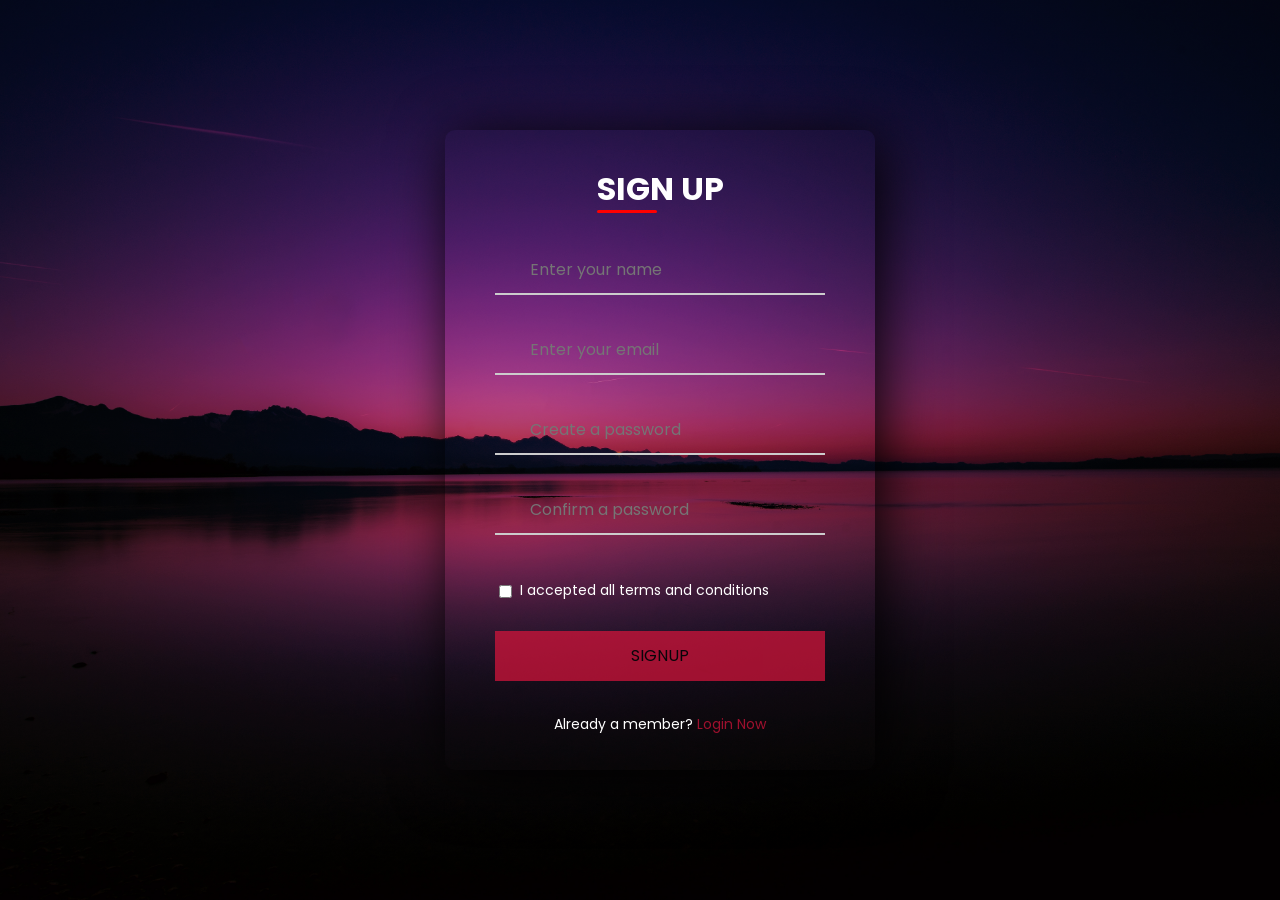
<file: KnightFlix/index.html>
<!DOCTYPE html>
<html lang="en">

<head>
    <meta charset="UTF-8">
    <meta http-equiv="X-UA-Compatible" content="IE=edge">
    <meta name="viewport" content="width=device-width, initial-scale=1.0">

    <!-- ===== Iconscout CSS ===== -->
    <link rel="stylesheet" href="https://unicons.iconscout.com/release/v4.0.0/css/line.css">
    <link rel="shortcut icon" type="image/png" href="movieImg/logo-.png">


    <!-- ===== CSS ===== -->
    <link rel="stylesheet" href="css/style.css">

    <!--<title>Login & Registration Form</title>-->
</head>

<body>
    <section>
        <div class="container">
            <div class="forms">
                <div class="form signup">
                    <div class="login-title">
                        <h1 class="title">Sign Up</h1>
                    </div>
                    <form id="signup">
                        <div class="input-field">

                            <input type="text" placeholder="Enter your name" id="username" required>

                            <i class="uil uil-user"></i>
                            <small></small>


                        </div>
                        <div class="input-field">
                            <input type="text" placeholder="Enter your email" required id="email">
                            <i class="uil uil-envelope icon"></i>
                            <small></small>
                        </div>
                        <div class="input-field">
                            <input type="password" id="password" placeholder="Create a password" required>
                            <i class="uil uil-lock icon"></i>
                            <small></small>
                        </div>
                        <div class="input-field">
                            <input type="password" id="confirm-password" placeholder="Confirm a password" required class="password">
                            <i class="uil uil-lock icon"></i>
                            <i class="uil uil-eye-slash showHidePw"></i>
                            <small></small>
                        </div>

                        <div class="checkbox-text">
                            <div class="checkbox-content">
                                <input type="checkbox" id="termCon">
                                <label for="termCon" class="text">I accepted all terms and conditions</label>
                            </div>
                        </div>

                        <div class="input-field button">
                            <input type="submit" value="Signup" onclick="signupCheck()">
                        </div>
                    </form>


                    <div class="login-up-text">
                        <span class="text"> Already a member?
                            <a href="#" class="signup-link">Login Now</a>
                        </span>
                    </div>
                </div>


                <!-- Login Form -->
                <div class="form login">
                    <div class="login-title">
                        <h1 class="title">Login</h1>
                    </div>
                    <form id="login" action="Home.html">
                        <div class="input-field">

                            <input type="text" placeholder="Enter your name" id="username1" required>

                            <i class="uil uil-user"></i>
                            <small></small>


                        </div>
                        <div class="input-field">
                            <input type="text" placeholder="Enter your email" required id="email1">
                            <i class="uil uil-envelope icon"></i>
                            <small></small>
                        </div>
                        <div class="input-field">
                            <input type="password" class="password" placeholder="Enter your password" required id="password1">
                            <i class="uil uil-lock icon"></i>
                            <i class="uil uil-eye-slash showHidePw"></i>
                            <small></small>

                        </div>

                        <div class="checkbox-text">
                            <div class="checkbox-content">
                                <input type="checkbox" id="logCheck">
                                <label for="logCheck" class="text">Remember me</label>
                            </div>

                            <p><a href="#" class="forget-link">Forget password ?</a></p>
                        </div>

                        <div class="input-field button">
                            <input type="submit" value="Login" onclick="loginCheck()">
                        </div>
                    </form>

                    <div class="login-signup">
                        <span class="text">Not a member?
                            <a href="#" class="login-link">SignUp Now</a>
                        </span>
                    </div>
                </div>

                <!-- Forget form -->
                <div class="form forget">
                    <div class="login-title">
                        <h1 class="titleFrgt">Forget Password</h1>
                    </div>
                    <form action="#">
                        <div class="input-field">
                            <input type="text" placeholder="name@example.com" required>
                            <i class="uil uil-envelope icon"></i>
                        </div>




                        <div class="input-field button">
                            <input type="button" value="Email Me">
                        </div>
                    </form>
                    <div class="login-signup">
                        <span class="text">Not a member?
                            <a href="#" class="back-link">SignUp Now</a>
                        </span>
                    </div>


                </div>

            </div>
        </div>
    </section>

    <script src="js/script.js"></script>

</body>

</html>
</file>
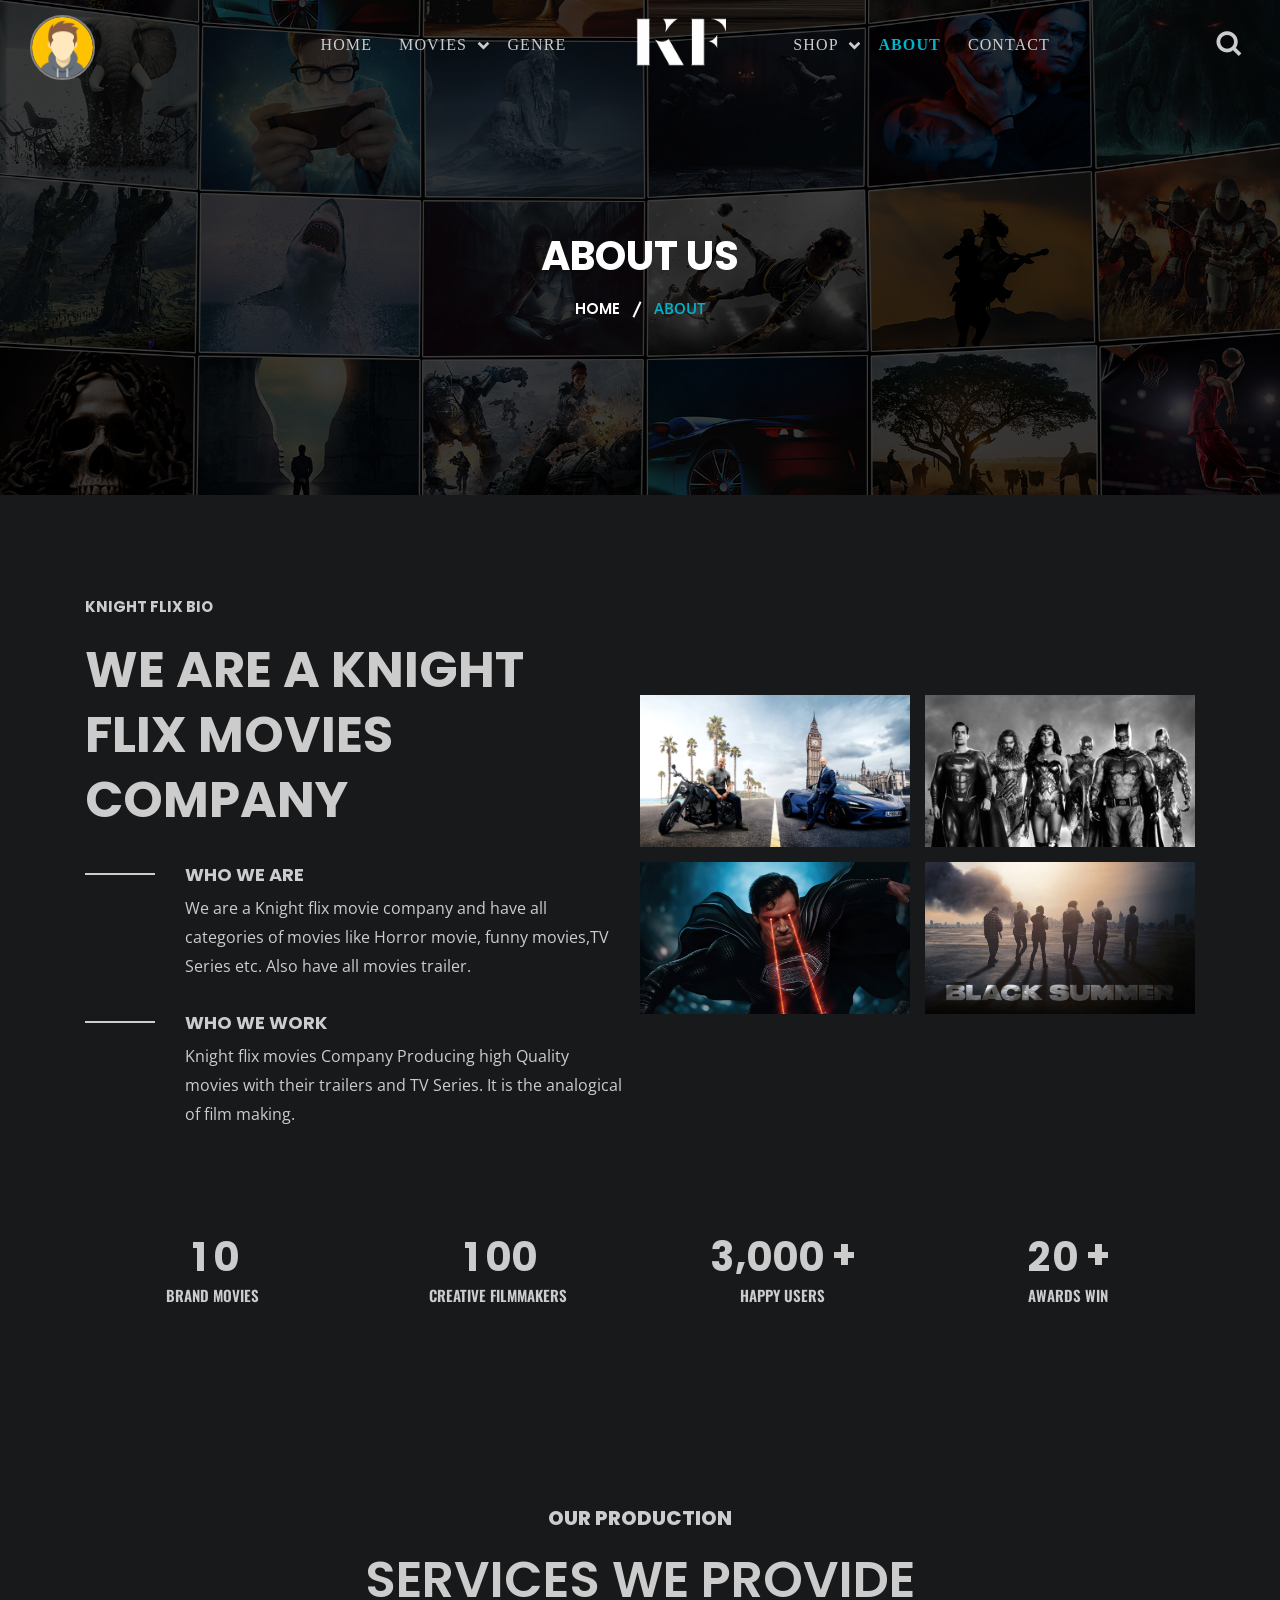
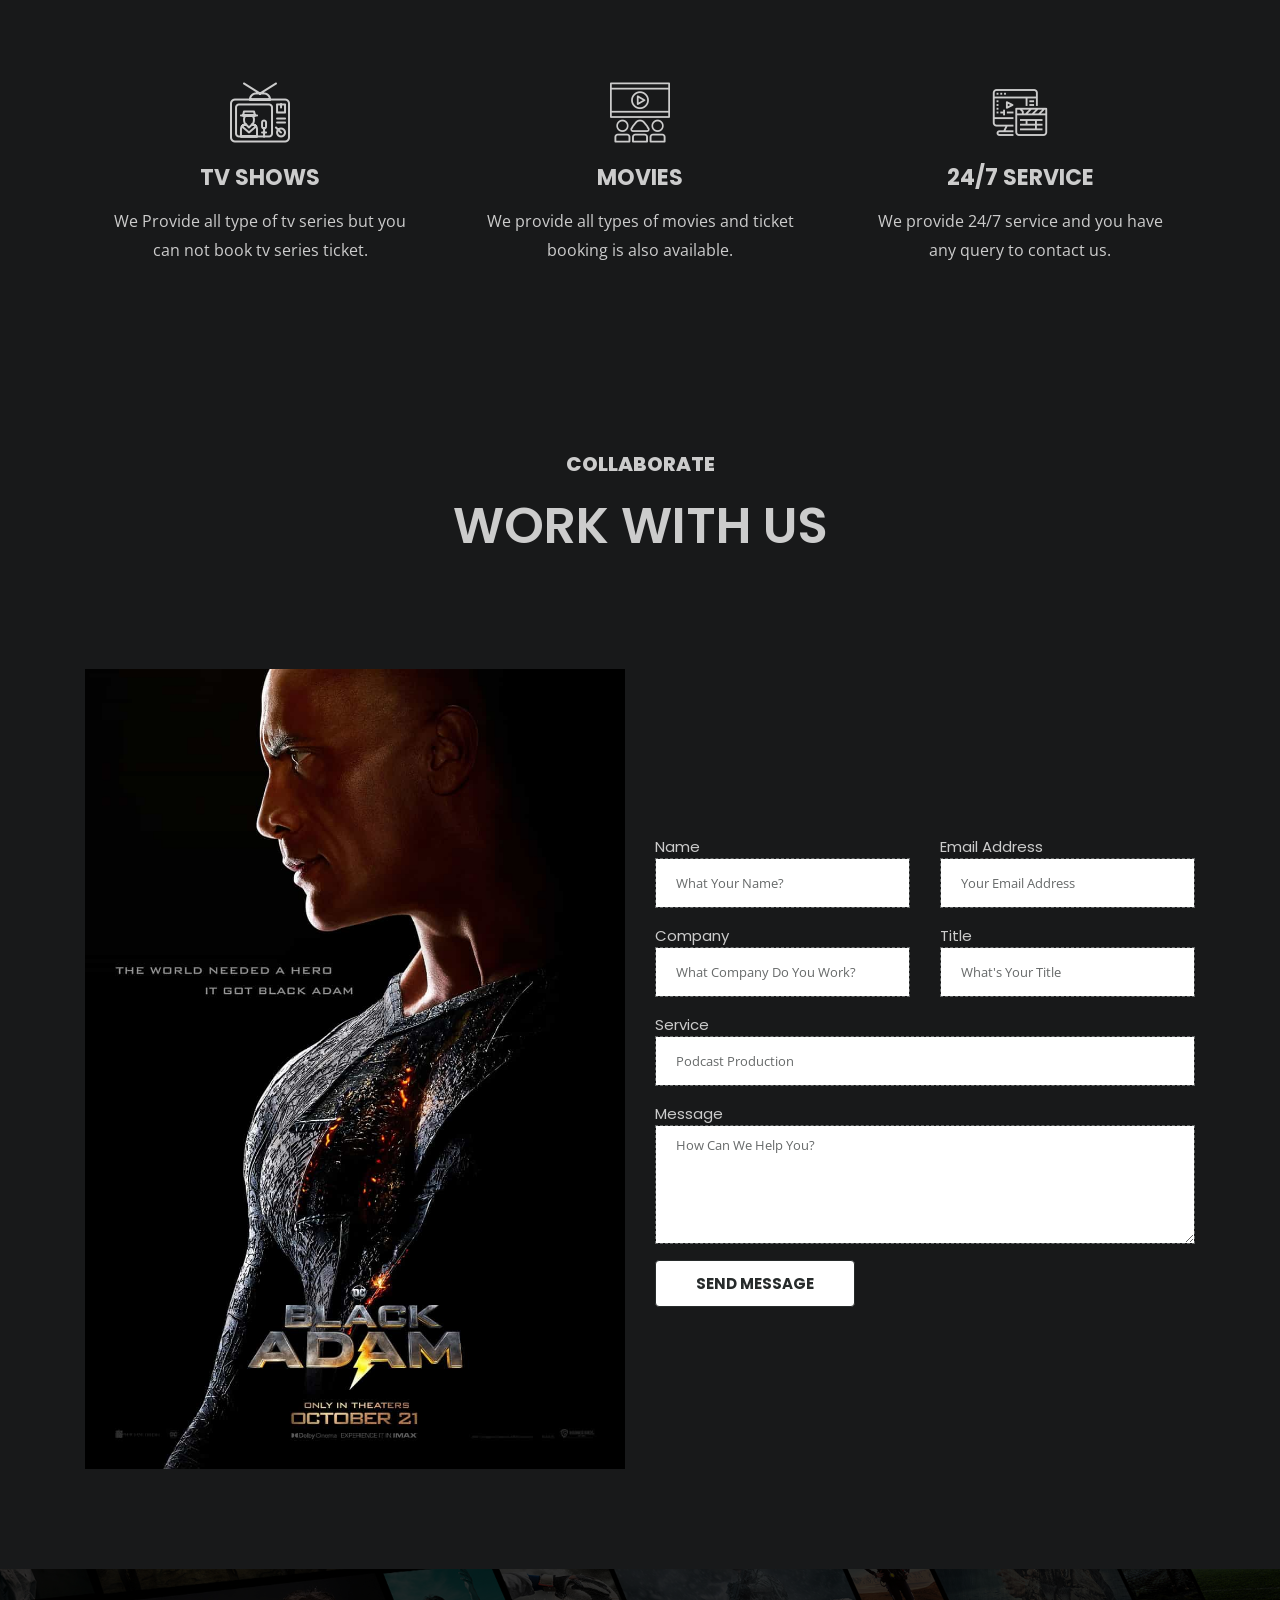
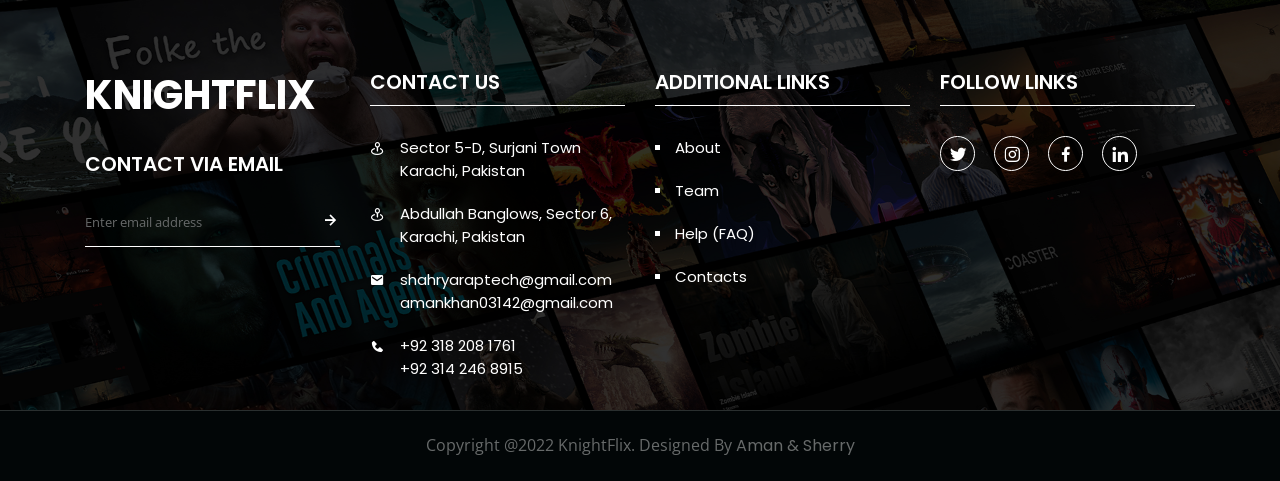
<file: KnightFlix/about.html>
<!doctype html>
<html lang="zxx">

<head>
    <!-- Required meta tags -->
    <meta charset="utf-8">
    <meta name="viewport" content="width=device-width, initial-scale=1, shrink-to-fit=no">
    <link rel="shortcut icon" type="image/png" href="movieImg/kf-logo.png">


    <link rel="stylesheet" href="css/material-design-iconic-font.min.css">
    <link rel="stylesheet" href="css/plugins.css">
    <!-- Style Home CSS -->
    <link rel="stylesheet" href="css/Search.css">
    <link rel="stylesheet" href="css/home.css">
    <link rel="stylesheet" href="css/fontawesome-all.min.css">
    <link rel="stylesheet" href="assets/css/style.css">
    <link rel="stylesheet" href="css/All.css">
    <link rel="stylesheet" href="css/flaticon.css">
    <link rel="stylesheet" href="css/magnific-popup.css">
    <link rel="stylesheet" href="css/nice-select.css">
    <!-- Owl Theme Default CSS -->
    <link rel="stylesheet" href="css/owl.theme.default.min.css">
    <!-- Owl Carousel CSS -->
    <link rel="stylesheet" href="css/owl.carousel.min.css">
    <!-- Animate CSS -->
    <link rel="stylesheet" href="css/animate.css">
    <!-- Boxicons CSS -->
    <link rel="stylesheet" href="css/boxicons.min.css">
    <!-- Responsive CSS -->
    <link rel="stylesheet" href="css/responsive.css">
    <link rel="stylesheet" href="cartAssets/css/bootstrap.min.css">
    <link rel="stylesheet" href="cartAssets/css/flaticon.css">
    <link rel="stylesheet" href="https://cdnjs.cloudflare.com/ajax/libs/font-awesome/4.7.0/css/font-awesome.min.css">
    <!-- Style CSS -->
    <link rel="stylesheet" href="cartAssets/css/style.css">
    <!-- ===== Boxicons CSS ===== -->
    <link href='https://unpkg.com/boxicons@2.1.1/css/boxicons.min.css' rel='stylesheet'>
    <link
        href="http://fonts.googleapis.com/css?family=Raleway:100,200,300,400,500,600,700,800,900%7CMontserrat:400,700%7COswald:300,400,700"
        rel="stylesheet" type="text/css">
    <!-- Title -->
    <title>KnightFlix - Movies Watching & Ticket Booking</title>
</head>

<body>
    <!-- Start Preloader Area -->
    <div class="loader-wrapper">
        <div class="loader"></div>
        <div class="loader-section section-left"></div>
        <div class="loader-section section-right"></div>
    </div>
    <!-- End Preloader Area -->
    <!-- Navigation Bar Start -->
    <nav class="navbar navbar-fixed-top navbar-bg-switch">

        <div class="container">
            <!-- Start Navbar Area -->
            <div class="navbar-area">
                <!-- Menu For Mobile Device -->
                <div class="mobile-nav">
                </div>
                <!-- Menu For Desktop Device -->
                <div class="main-navigation fadeIn-element main-nav">
                    <div class=" collapse navbar-collapse mean-menu">
                        <ul class="nav navbar-nav navbar-right ">
                            <li class="nav-item">
                                <a href="Home-page.html" class="nav-link page-scroll link-underline-menu  ">
                                    Home
                                </a>
                            </li>
                            <li class="nav-item">
                                <a href="#" class="nav-link page-scroll link-underline-menu ">Movies
                                <i class="bx bx-chevron-down"></i>
                            </a>
                            <ul class="dropdown-menu">
                                <li class="nav-item">
                                    <a href="movies-page.html" class="nav-link">Movies</a>
                                </li>
                                
                                <li class="nav-item">
                                    <a href="Trailers.html" class="nav-link">Trailers</a>
                                </li>
                            </ul>
                            </li>
                            <li class="nav-item" >
                                <a href="genre.html" class="nav-link page-scroll link-underline-menu ">Genre</a>
                            </li>
                           
                            <li class="nav-item" id="title">

                                        <h1 class="title"><img src="movieImg/kf-logo-letter-initial-logo-designs-template-free-vector-removebg.png" class="img1"></h1>
                                        <h1 class="title-light"><img src="movieImg/kf-logo.png" class="img1"></h1>

                            </li>



                            <li class="nav-item">
                                <a href="#" class="nav-link page-scroll link-underline-menu">
                                    Shop
                                    <i class="bx bx-chevron-down"></i>
                                </a>
                                <ul class="dropdown-menu">
                                    <li class="nav-item">
                                        <a href="shop-page.html" class="nav-link">Shop</a>
                                    </li>
                                    <li class="nav-item">
                                        <a href="cart-page.html" class="nav-link">Cart</a>
                                    </li>
                                    <li class="nav-item">
                                        <a href="checkout.html" class="nav-link">Checkout</a>
                                    </li>
                                    <li class="nav-item">
                                        <a href="productDetail.html" class="nav-link">Product Details</a>
                                    </li>
                                    <li class="nav-item">
                                        <a href="wishlist.html" class="nav-link">Wishlist</a>
                                    </li>
                                </ul>
                            </li>

                            <li class="nav-item">
                                <a href="about.html" class="nav-link page-scroll link-underline-menu active">
                                    about
                                </a>


                            </li>
                            <li class="nav-item">
                                <a href="Contact-page.html" class="nav-link page-scroll link-underline-menu">
                                    contact
                                </a>
                            </li>
                        </ul>
                    </div>
                </div>
            </div>
        </div>
        <div class="wrapper">
        </div> 
    <div class="close-btn">
        <i class='bx bxs-x-square'></i>     </div> 
     <div class="search-btn">
        <i class='bx bx-search icon'></i>
    </div>
  

     <div class="wrap">
        <div class="search">
           <input type="text" class="searchTerm" placeholder="What are you looking for?" onkeyup="search()" id="search-Bar">
           <button type="submit" class="search-Button">
            <i class='bx bx-search icon'></i>
        </button>
        </div>
        <div class="container-movie row-movie " id="product-list">

        </div>
     </div>
     <img src="movieImg/kf-logo-letter-initial-logo-designs-template-free-vector-removebg.png" id="mobile-img"></h1>
     <img src="movieImg/kf-logo.png" id="mobile-img-light"></h1>


    </nav>
    <!-- Navigation Bar End -->

    <!-- SideBar Html Start -->
    <nav class="sidebar close" id="nav1">
        <i class='bx bx-x siderbarClose' id="toggle1"></i>
        <header>
            <div class="image-text">
                <div class="image">
                    <img src="img/avatar-370-456322-512.webp" id="photo" class="toggle1">
                    <input type="file" id="file">
                    <label for="file" id="uploadBtn">Choose Photo</label>
                </div>
            </div>
        </header>
        <div class="text logo-text">
            <span class="name" id="getName">sss</span>
            <span class="profession" id="getEmail">ss</span>
        </div>
        <div class="menu-bar">
            <div class="menu">
                
                <ul class="menu-links">
                    <li class="nav-link">
                        <a href="Home-page.html">
                            <i class='bx bx-home-alt icon'></i>
                            <span class="text nav-text">Home</span>
                        </a>
                    </li>
                    
                    <li class="nav-link">
                        <a href="shop-page.html">
                            <i class='bx bx-shopping-bag icon'></i> <span class="text nav-text">Shop</span>
                        </a>
                    </li>
                    <li class="nav-link">
                        <a href="cart-page.html">
                            <i class='bx bx-cart icon'></i> 
                            <span class="text nav-text">Cart</span></a>
                    </li>
                    <li class="">
                        <a href="index.html">
                            <i class='bx bx-log-out icon'></i>
                            <span class="text nav-text">Logout</span>
                        </a>
                    </li>
                    
                    <li class="mode">
                        <div class="sun-moon">
                            <i class='bx bx-moon icon moon'></i>
                            <i class='bx bx-sun icon sun'></i>
                        </div>
                        <span class="mode-text text">Dark mode</span>

                        <div class="toggle-switch">
                            <span class="switch"></span>
                        </div>
                    </li>
                </ul>
            </div>
        </div>
    </nav>
    <!-- SideBar Html End -->
<!-- Start Page Title Area -->
<div class="page-title-area bg-1">
    <div class="container">
        <div class="page-title-content">
            <h2>About Us</h2>
            <ul>
                <li>
                    <a href="Home-page.html">
                        Home 
                    </a>
                </li>

                <li class="active">About</li>
            </ul>
        </div>
    </div>
</div>
<!-- End Page Title Area -->

<!-- Start About Area Two -->
<section class="about-area-two bio-data ptb-100">
    <div class="container">
        <div class="row align-items-center">
            <div class="col-lg-6">
                <div class="about-content">
                    <span>Knight flix Bio</span>
                    <h2>We Are A Knight flix Movies Company</h2>

                    <h3>Who We Are</h3>
                    <p>We are a Knight flix movie company and have all categories of movies like Horror movie, funny movies,TV Series etc. Also have all movies trailer.</p>

                    <h3 class="mt-30">Who We Work</h3>
                    <p>Knight flix movies Company Producing high Quality movies with their trailers and TV Series. It is the analogical of film making.</p>
                </div>
            </div>

            <div class="col-lg-6">
                <div class="row">
                    <div class="col-lg-6 col-sm-6 p-0">
                        <div class="about-grid-img">
                            <img src="movieImg/banner3.jpg" alt="Image">
                        </div>
                    </div>

                    <div class="col-lg-6 col-sm-6 p-0">
                        <div class="about-grid-img">
                            <img src="movieImg/banner1.jfif" alt="Image">
                        </div>
                    </div>

                    <div class="col-lg-6 col-sm-6 p-0">
                        <div class="about-grid-img r-sm mb-0">
                            <img src="movieImg/banner2.jfif" alt="Image">
                        </div>
                    </div>

                    <div class="col-lg-6 col-sm-6 p-0">
                        <div class="about-grid-img mb-0">
                            <img src="movieImg/banner5.jfif" alt="Image">
                        </div>
                    </div>
                </div>
            </div>
        </div>
    </div>
</section>



<!-- Start Counter Area -->
<section class="counter-area pb-70">
    <div class="container">
        <div class="row">
            <div class="col-lg-3 col-sm-6">
                <div class="single-counter">
                    <h2>
                        <span class="odometer" data-count="135">10</span>
                    </h2>

                    <p>Brand Movies</p>
                </div>
            </div>

            <div class="col-lg-3 col-sm-6">
                <div class="single-counter">
                    <h2>
                        <span class="odometer" data-count="123">100</span> 
                    </h2>

                    <p>Creative Filmmakers</p>
                </div>
            </div>

            <div class="col-lg-3 col-sm-6">
                <div class="single-counter">
                    <h2>
                        <span class="odometer" data-count="3475">3000</span> 
                        <span class="traget">+</span>
                    </h2>

                    <p>Happy Users</p>
                </div>
            </div>

            <div class="col-lg-3 col-sm-6">
                <div class="single-counter">
                    <h2>
                        <span class="odometer" data-count="10">20</span> 
                        <span class="traget">+</span>
                    </h2>

                    <p>Awards Win</p>
                </div>
            </div>
        </div>
    </div>
</section>
<!-- End Counter Area -->
<!-- End About Area Two -->
<section class="our-production-area bg-color pt-100 pb-70">
    <div class="container">
        <div class="section-title">
            <span>Our Production</span>
            <h2>Services We Provide</h2>
        </div>

        <div class="row">
        

            

            <div class="col-lg-4 col-sm-6">
                <div class="what-we-do-item">
                    <i class="flaticon-talk-show"></i>
                    <h3>Tv Shows</h3>
                    <p>We Provide all type of tv series but you can not book tv series ticket.</p>
                </div>
            </div>

            <div class="col-lg-4 col-sm-6">
                <div class="what-we-do-item">
                    <i class="flaticon-cinema"></i>
                    <h3>Movies</h3>
                    <p>We provide all types of movies and ticket booking is also available.</p>
                </div>
            </div>

            <div class="col-lg-4 col-sm-6">
                <div class="what-we-do-item">
                    <i class="flaticon-film-editing"></i>
                    <h3>24/7 Service</h3>
                    <p>We provide 24/7 service and you have any query to contact us.</p>
                </div>
            </div>
        </div>
    </div>
</section>
<!-- End What We Do Area -->
<!-- End Collaborate Area -->
<section class="collaborate-area ptb-100">
    <div class="container">
        <div class="section-title">
            <span>Collaborate</span>
            <h2>Work With Us</h2>
        </div>
        <div class="row align-items-center">
            <div class="col-lg-6">
                <div class="collaborate-img">
                    <img src="movieImg/adam.jfif" alt="Image">
                </div>
            </div>

            <div class="col-lg-6">
                <div class="collaborate-form">
                    <form method="post">
                        <div class="row">
                            <div class="col-12 col-sm-6">
                                <div class="form-group">
                                    <label>Name</label>
                                    <input class="form-control" type="text" name="Name" placeholder="What Your Name?">
                                </div>
                            </div>

                            <div class="col-12 col-sm-6">
                                <div class="form-group">
                                    <label>Email Address</label>
                                    <input class="form-control" type="email" name="Email" placeholder="Your Email Address">
                                </div>
                            </div>

                            <div class="col-12 col-sm-6">
                                <div class="form-group">
                                    <label>Company</label>
                                    <input class="form-control" type="text" name="Company" placeholder="What Company Do You Work?">
                                </div>
                            </div>

                            <div class="col-12 col-sm-6">
                                <div class="form-group">
                                    <label>Title</label>
                                    <input class="form-control" type="text" name="Title" placeholder="What's Your Title">
                                </div>
                            </div>

                            <div class="col-12">
                                <div class="form-group">
                                    <label>Service</label>
                                    <input class="form-control" type="text" name="Production" placeholder="Podcast Production">
                                </div>
                            </div>

                            <div class="col-12">
                                <div class="form-group">
                                    <label>Message</label>
                                    <textarea class="form-control" name="message"  rows="5"  placeholder="How Can We Help You?"></textarea>
                                </div>
                            </div>

                            <div class="col-12">
                                <button class="default-btn btn-two" type="submit">
                                    Send Message
                                </button>
                            </div>
                        </div>
                    </form>
                </div>
            </div>
        </div>
    </div>
</section>
<!-- End Collaborate Area -->
   
    
		
		<!-- Start Footer Area -->
		<footer class="footer-top-area pt-100 ">
			<div class="container">
				<div class="row">
					<div class="col-lg-3 col-md-6">
						<div class="single-widget">
                            <div class="footer-title">
                                <h1 class="title">KNIGHTFLIX</h1>
                            </div>
							<div class="newsletter-wrap">
								<h3>Contact Via Email</h3>
								<form class="newsletter-form" data-toggle="validator">
									<input type="email" class="form-control" placeholder="Enter email address" name="EMAIL" required autocomplete="off">
		
									<button class="send-btn" type="submit">
										<i class="bx bx-right-arrow-alt"></i>
									</button>
		
									<div id="validator-newsletter-2" class="form-result"></div>
								</form>
							</div>

						
						</div>
					</div>

					<div class="col-lg-3 col-md-6">
						<div class="single-widget">
							<h3>Contact Us</h3>

							<ul class="address">
								<li>
                                    <i class='bx bx-map-pin' ></i>
                                    <span>Sector 5-D, Surjani Town<br> Karachi, Pakistan</span>
								</li>
                                <li>
                                
                                    <i class='bx bx-map-pin'></i>
                                    <span>Abdullah Banglows, Sector 6,<br> Karachi, Pakistan</span>
                                    
								</li>

								<li>
                                    <i class='bx bxs-envelope' ></i>
                                    <a href="mailto:shahryaraptech@gmail.com" target="_self">shahryaraptech@gmail.com</a>
                                    <a href="mailto:shahryaraptech@gmail.com" target="_self">amankhan03142@gmail.com</a>

									
								</li>

								<li>
                                    <i class='bx bxs-phone' ></i>
                                    <a href="tel:+92-318-208-1761">+92 318 208 1761</a>
                                    <a href="tel:+92-314-246-8915">+92 314 246 8915</a>
								</li>
							</ul>
						</div>
					</div>
					
					<div class="col-lg-3 col-md-6">
						<div class="single-widget">
							<h3>Additional Links</h3>

							<ul class="additional-link">
								<li>
									<a href="#">About</a>
								</li>
								<li>
									<a href="#">Team</a>
								</li>
								<li>
									<a href="#">Help (FAQ)</a>
								</li>
								<li>
									<a href="#">Contacts</a>
								</li>
							</ul>
						</div>
					</div>

					<div class="col-lg-3 col-md-6">
						<div class="single-widget">
							<h3>Follow Links</h3>

                            <ul class="social-wrap">
								<li>
									<a href="https://twitter.com/i/flow/login" target="_blank">
										<i class="bx bxl-twitter"></i>
									</a>
								</li>

								<li>
									<a href="https://www.instagram.com/" target="_blank">
										<i class="bx bxl-instagram"></i>
									</a>
								</li>

								<li>
									<a href="https://web.facebook.com/?_rdc=1&_rdr" target="_blank">
										<i class="bx bxl-facebook"></i>
									</a>
								</li>

								<li>
									<a href="https://www.linkedin.com/login" target="_blank">
                                        <i class='bx bxl-linkedin' ></i>
    									</a>
								</li>
							</ul>
						</div>
					</div>
				</div>
			</div>
		</footer>
		<!-- End Footer Area -->
        

		<!-- Start Footer Bottom Area -->
		<footer class="footer-bottom-area">
			<div class="container">
				<div class="copyright-wrap">
					<p>Copyright @2022 KnightFlix. Designed By <a>Aman & Sherry</a></p>
				</div>
			</div>
		</footer>
		<!-- End Footer Bottom Area -->
    <!-- Start Go Top Area -->
    <div class="go-top">
        <i class='bx bx-chevrons-up'></i>
        <i class='bx bx-chevrons-up'></i>
    </div>
    <!-- End Go Top Area -->

    <script src="js/demoData.js"></script>
    <script>
        var newProduct = "";
    
        for (var i in products) 
        {
        
   
            newProduct += "<div class='movie_card ' >" +
                    "<div class='info_section'>" + 
                    " <img class='locandina' src=" + products[i].picture+ " /> " + 
                    "<div class='video-button'>"+
                        "<a class='video-btn'>"+
                            "<i class='bx bx-play'></i>"+
                            "</a>"+
                            " </div>"+
                    "<div class='movie_header'>" +
                    "<h1>" + products[i].MName + "</h1>" + 
                    "<h4>Release Date " + products[i].ReleaseD + "</h4>" + 
                    "<span class='minutes'>" + products[i].RunTime + "min</span>" + 
                    "<p class='type'>" + products[i].Genre + "</p>" + 
                    "</div>" + 
                    "<div class='movie_desc'>" + 
                    "    <p class='desc-text'> " + products[i].ShortDesc + " " + 
                    " </p>" + 
                    "</div>" + 
                        "</div>"+
                        "<div class='blur_back'><img src=" + products[i].picture + " ></div>"+
    
                        "</div>"+
                        "</div>";
        }
        document.getElementById("product-list").innerHTML += newProduct;
    </script>
    <script src="js/Search.js"></script>

    <!-- scripts start -->
    <script src="js/plugins.js">
    </script>
    <script src="js/intro.js"></script>
    </script>
    <script src="js/home.js"></script>
    <script src="assets/js/jquery-3.5.1.slim.min.js"></script>
    <!-- Bootstrap JS -->
    <script src="js/bootstrap.min.js"></script>
    <!-- Meanmenu JS -->
    <script src="js/jquery.meanmenu.js"></script>
    <!-- Wow JS -->
    <!-- Owl Carousel JS -->
    <script src="js/owl.carousel.js"></script>
    <!-- Carousel Thumbs JS -->
    <script src="js/carousel-thumbs.js"></script>
    <!-- Owl Magnific JS -->
    <script src="assets/js/jquery.magnific-popup.min.js"></script>
    <!-- Nice Select JS -->
    <script src="assets/js/jquery.nice-select.min.js"></script>
    <script src="js/jquery-1.12.4.min.js"></script>
    <script src="js/jquery.counterup.min.js"></script>
    <script src="js/jquery.magnific-popup.min.js"></script>
    <script src="js/main.js"></script>
    <script src="js/jquery-3.5.1.min.js"></script>
    <script src="js/plugins1.js"></script>
    <script src="js/main2.js"></script>
    <script src="js/app.js"></script>
    <script src="js/FavIcon.js"></script>
    <!-- Jquery-3.5.1.Slim.Min.JS -->
    <script src="cartAssets/js/jquery-3.5.1.slim.min.js"></script>
    <!-- Popper JS -->
    <!-- Bootstrap JS -->
    <script src="cartAssets\js\bootstrap.min.js"></script>
    <!-- Meanmenu JS -->
    <script src="cartAssets/js/jquery.meanmenu.js"></script>
    <!-- Owl Carousel JS -->
    <script src="cartAssets/js/owl.carousel.js"></script>
    <!-- Carousel Thumbs JS -->
    <script src="cartAssets/js/carousel-thumbs.js"></script>
    <!-- Owl Magnific JS -->
    <!-- Nice Select JS -->
    <script src="cartAssets/js/jquery.nice-select.min.js"></script>
    <!-- Custom JS -->
    <script src="cartAssets/js/custom.js"></script>
    <script src="js/CartAddRem.js"></script>
    <script src="js/CartFuntionatliy.js"></script>
    <script src="js/contact-form-script.js"></script>

    <!-- scripts end -->
</body>


</html>
</file>
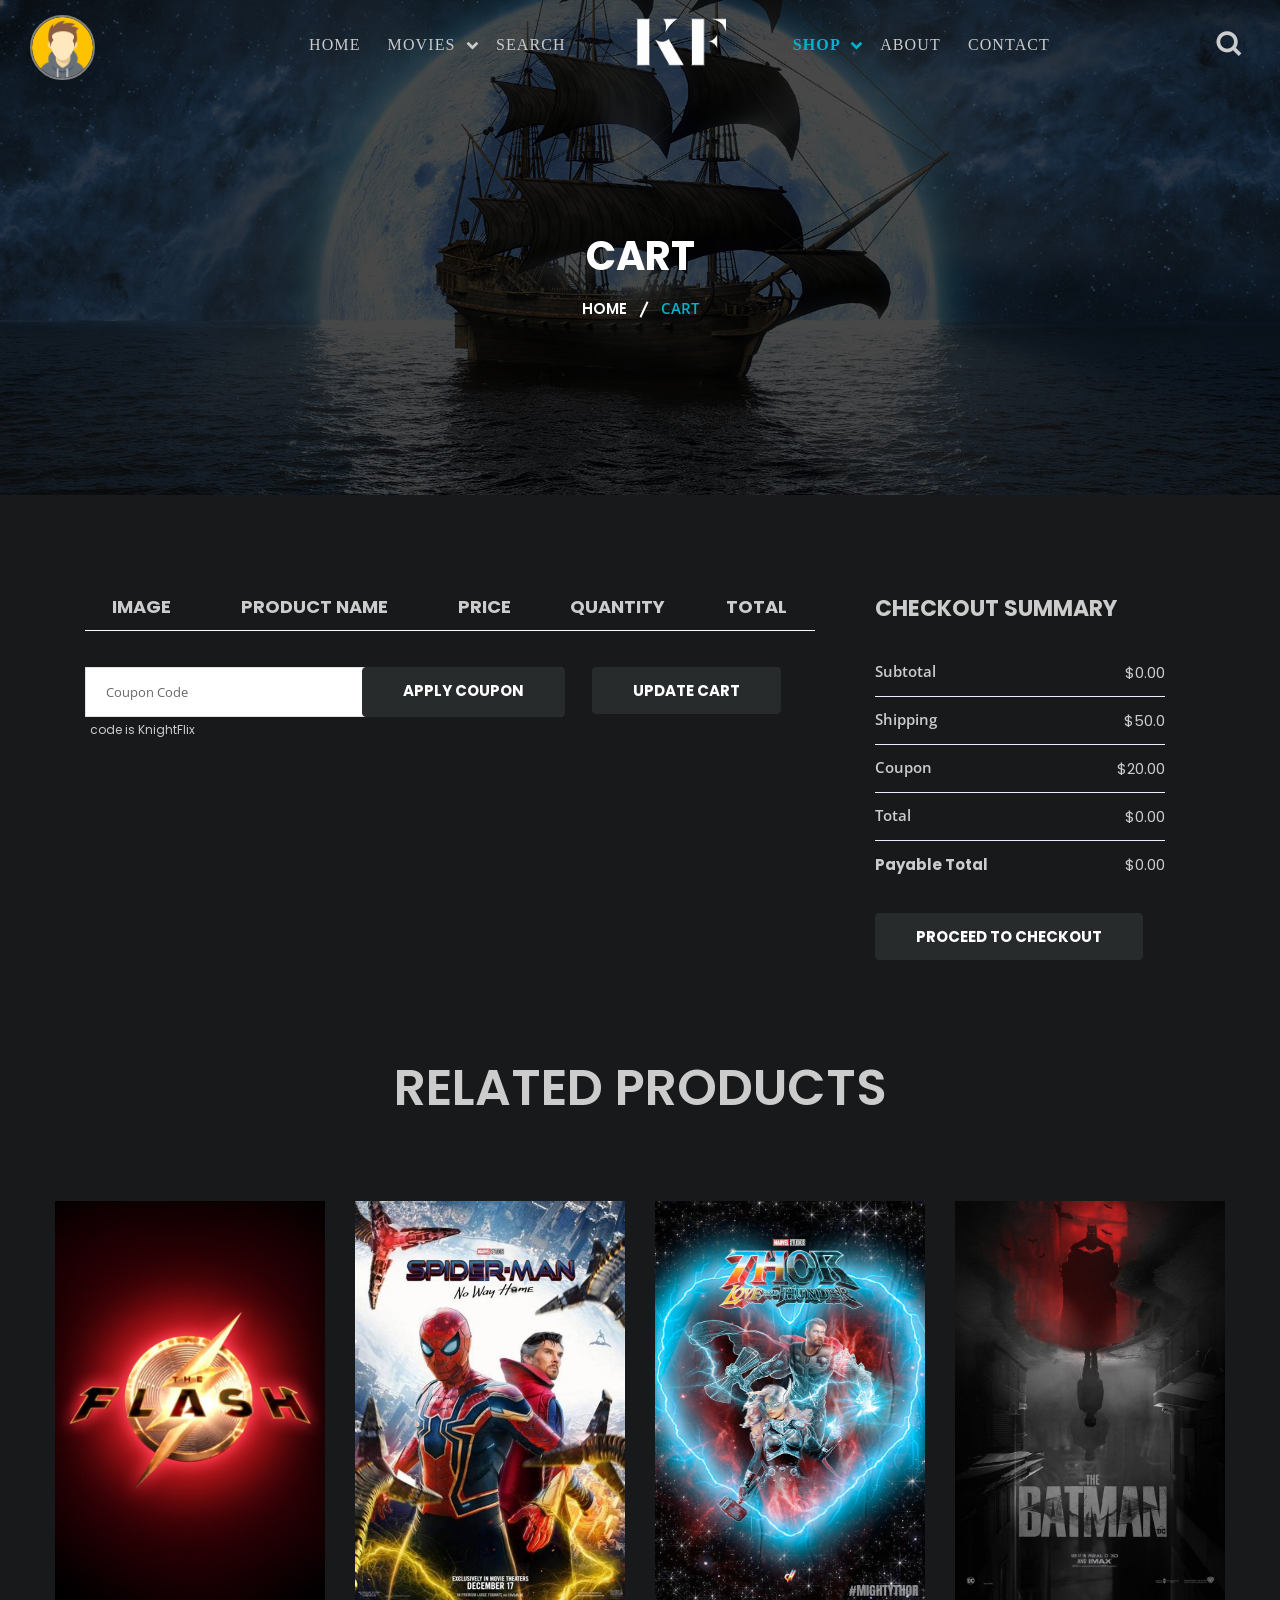
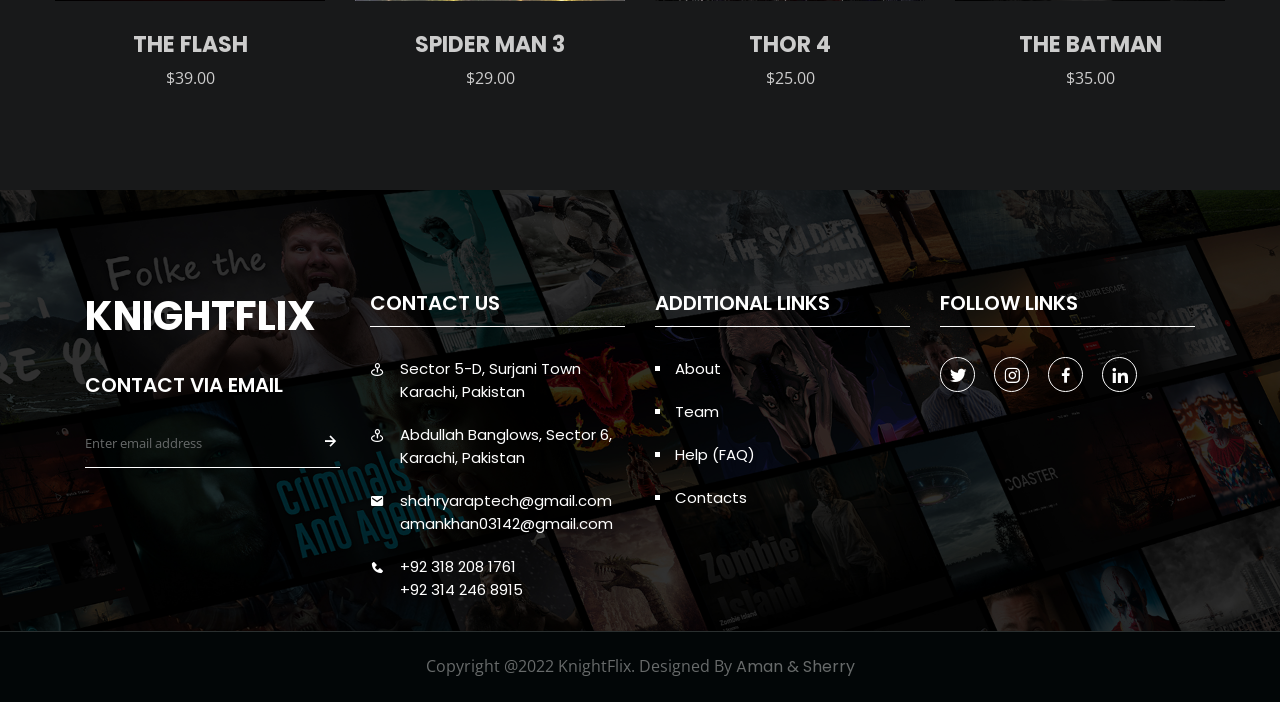
<file: KnightFlix/cart-page.html>
<!DOCTYPE html>


<html lang="en">

<head>
    <meta charset="UTF-8">
    <meta http-equiv="X-UA-Compatible" content="IE=edge">
    <meta name="viewport" content="width=device-width, initial-scale=1.0">
    <link rel="shortcut icon" type="image/png" href="movieImg/kf-logo.png">


    <!-- Style CSS -->

    <link rel="stylesheet" href="css/home.css">
    <link rel="stylesheet" href="css/Search.css">
        <!-- Responsive CSS -->
        <link rel="stylesheet" href="css/responsive.css">

    <link rel="stylesheet" href="css\Cart.css">

    <link rel="stylesheet" href="css\cartResponsive.css">

    <link rel="stylesheet" href="cartAssets/css/bootstrap.min.css">
    <!-- Owl Theme Default CSS -->
    <link rel="stylesheet" href="cartAssets/css/owl.theme.default.min.css">
    <!-- Owl Carousel CSS -->
    <link rel="stylesheet" href="cartAssets/css/owl.carousel.min.css">

    <link rel="stylesheet" href="cartAssets/css/boxicons.min.css">
    <!-- Flaticon CSS -->
    <link rel="stylesheet" href="cartAssets/css/flaticon.css">

    <!-- Style CSS -->
    <link rel="stylesheet" href="cartAssets/css/style.css">

    <link rel="stylesheet" href="https://cdnjs.cloudflare.com/ajax/libs/font-awesome/4.7.0/css/font-awesome.min.css">


    <!-- ===== Boxicons CSS ===== -->
    <link href='https://unpkg.com/boxicons@2.1.1/css/boxicons.min.css' rel='stylesheet'>
    <link href="http://fonts.googleapis.com/css?family=Raleway:100,200,300,400,500,600,700,800,900%7CMontserrat:400,700%7COswald:300,400,700" rel="stylesheet" type="text/css">


		<title>KnightFlix - Movies Watching & Ticket Booking</title>
</head>

<body>
    <!-- Start Preloader Area -->
    <div class="loader-wrapper">
        <div class="loader"></div>
        <div class="loader-section section-left"></div>
        <div class="loader-section section-right"></div>
    </div>
    <!-- End Preloader Area -->
     <!-- Navigation Bar Start -->
     <nav class="navbar navbar-fixed-top navbar-bg-switch">

        <div class="container">
            <!-- Start Navbar Area -->
            <div class="navbar-area">
                <!-- Menu For Mobile Device -->
                <div class="mobile-nav">
                </div>
                <!-- Menu For Desktop Device -->
                <div class="main-navigation fadeIn-element main-nav">
                    <div class=" collapse navbar-collapse mean-menu">
                        <ul class="nav navbar-nav navbar-right ">
                            <li class="nav-item">
                                <a href="Home-page.html" class="nav-link page-scroll link-underline-menu  ">
                                    Home
                                </a>
                            </li>
                            <li class="nav-item">
                                <a href="#" class="nav-link page-scroll link-underline-menu ">Movies
                                <i class="bx bx-chevron-down"></i>
                            </a>
                            <ul class="dropdown-menu">
                                <li class="nav-item">
                                    <a href="movies-page.html" class="nav-link">Movies</a>
                                </li>
                             
                                <li class="nav-item">
                                    <a href="Trailers.html" class="nav-link">Trailers</a>
                                </li>
                            </ul>
                            </li>
                            <li class="nav-item" >
                                <a href="Search.html" class="nav-link page-scroll link-underline-menu ">Search</a>
                            </li>
                           
                            <li class="nav-item" id="title">

                                        <h1 class="title"><img src="movieImg/kf-logo-letter-initial-logo-designs-template-free-vector-removebg.png" class="img1"></h1>
                                        <h1 class="title-light"><img src="movieImg/kf-logo.png" class="img1"></h1>

                            </li>



                            <li class="nav-item">
                                <a href="#" class="nav-link page-scroll link-underline-menu active">
                                    Shop
                                    <i class="bx bx-chevron-down"></i>
                                </a>
                                <ul class="dropdown-menu">
                                    <li class="nav-item">
                                        <a href="shop-page.html" class="nav-link">Shop</a>
                                    </li>
                                    <li class="nav-item">
                                        <a href="cart-page.html" class="nav-link active">Cart</a>
                                    </li>
                                    <li class="nav-item">
                                        <a href="checkout.html" class="nav-link">Checkout</a>
                                    </li>
                                    <li class="nav-item">
                                        <a href="productDetail.html" class="nav-link">Product Details</a>
                                    </li>
                                    <li class="nav-item">
                                        <a href="wishlist.html" class="nav-link">Wishlist</a>
                                    </li>
                                </ul>
                            </li>

                            <li class="nav-item">
                                <a href="about.html" class="nav-link page-scroll link-underline-menu">
                                    about
                                </a>


                            </li>
                            <li class="nav-item">
                                <a href="Contact-page.html" class="nav-link page-scroll link-underline-menu">
                                    contact
                                </a>
                            </li>
                        </ul>
                    </div>
                </div>
            </div>
        </div>
        <div class="wrapper">
        </div> 
    <div class="close-btn">
        <i class='bx bxs-x-square'></i>     </div> 
     <div class="search-btn">
        <i class='bx bx-search icon'></i>
    </div>
  

     <div class="wrap">
        <div class="search">
           <input type="text" class="searchTerm" placeholder="What are you looking for?" onkeyup="search()" id="search-Bar">
           <button type="submit" class="search-Button">
            <i class='bx bx-search icon'></i>
        </button>
        </div>
        <div class="container-movie row-movie " id="product-list">

        </div>
     </div>
     <img src="movieImg/kf-logo-letter-initial-logo-designs-template-free-vector-removebg.png" id="mobile-img"></h1>
     <img src="movieImg/kf-logo.png" id="mobile-img-light"></h1>


    </nav>
    <!-- Navigation Bar End -->

    <!-- SideBar Html Start -->
    <nav class="sidebar close" id="nav1">
        <i class='bx bx-x siderbarClose' id="toggle1"></i>
        <header>
            <div class="image-text">
                <div class="image">
                    <img src="img/avatar-370-456322-512.webp" id="photo" class="toggle1">
                    <input type="file" id="file">
                    <label for="file" id="uploadBtn">Choose Photo</label>
                </div>
            </div>
        </header>
        <div class="text logo-text">
            <span class="name" id="getName">sss</span>
            <span class="profession" id="getEmail">ss</span>
        </div>
        <div class="menu-bar">
            <div class="menu">
                
                <ul class="menu-links">
                    <li class="nav-link">
                        <a href="Home-page.html">
                            <i class='bx bx-home-alt icon'></i>
                            <span class="text nav-text">Home</span>
                        </a>
                    </li>
                    
                    <li class="nav-link">
                        <a href="shop-page.html">
                            <i class='bx bx-shopping-bag icon'></i> <span class="text nav-text">Shop</span>
                        </a>
                    </li>
                    <li class="nav-link">
                        <a href="cart-page.html">
                            <i class='bx bx-cart icon'></i> 
                            <span class="text nav-text">Cart</span></a>
                    </li>
                    <li class="">
                        <a href="index.html">
                            <i class='bx bx-log-out icon'></i>
                            <span class="text nav-text">Logout</span>
                        </a>
                    </li>
                    
                    <li class="mode">
                        <div class="sun-moon">
                            <i class='bx bx-moon icon moon'></i>
                            <i class='bx bx-sun icon sun'></i>
                        </div>
                        <span class="mode-text text">Dark mode</span>

                        <div class="toggle-switch">
                            <span class="switch"></span>
                        </div>
                    </li>
                </ul>
            </div>
        </div>
    </nav>
    <!-- SideBar Html End -->



    <!-- Start Page Title Area -->
    <div class="page-title-area bg-10">
        <div class="container">
            <div class="page-title-content">
                <h2>Cart</h2>
                <ul>
                    <li>
                        <a href="Home-page.html">
								Home 
							</a>
                    </li>

                    <li class="active">Cart</li>
                </ul>
            </div>
        </div>
    </div>
    <!-- End Page Title Area -->

    <!-- Start Cart Area -->
    <section class="cart-area ptb-100">
        <div class="container">
            <div class="row">
                <div class="col-lg-8 col-md-12">
                    <form>
                        <div class="cart-wraps">
                            <div class="cart-table table-responsive">
                                <table class="table table-bordered">
                                    <thead>
                                        <tr>
                                            <th scope="col">Image</th>
                                            <th scope="col">Product Name</th>
                                            <th scope="col">Price</th>
                                            <th scope="col">Quantity</th>
                                            <th scope="col">Total</th>
                                        </tr>
                                    </thead>
                                    <tbody>
                                        <tr id="cart1" style="display: none;">
                                            <td class="product-thumbnail">
                                                <a href="#">
                                                    <img src="movieImg/ticket5.jpg" alt="Image">
                                                </a>
                                            </td>

                                            <td class="product-name">
                                                <a href="#">The Flash</a>
                                            </td>

                                            <td class="product-price">
                                                <span>$<span class="unit-amount" id="getValue">39.00</span></span>
                                            </td>

                                            <td class="product-quantity">
                                                <div class="input-counter">

                                                    <span class="minus-btn" onclick="decreaseNumber('textbox','itemval')">
															<i class='bx bx-minus' ></i>
														</span>
                                                    <input type="text" value="0" id="textbox">
                                                    <span class="plus-btn" onclick="increaseNumber('textbox','itemval')">
															<i class='bx bx-plus' ></i>
														</span>
                                                </div>
                                            </td>
                                            <td class="product-subtotal">
                                                <span class="subtotal-span" >$<span class="subtotal-amount" id="itemval"></span> </span>

                                                <a  class="remove" onclick="removeCart1()">
                                                    <i class="bx bx-x"></i>
                                                </a>
                                            </td>
                                        </tr >

                                        <tr id="cart2" style="display: none;" >
                                            <td class="product-thumbnail">
                                                <a href="#">
                                                    <img src="movieImg/ticket2.jfif" alt="Image">
                                                </a>
                                            </td>

                                            <td class="product-name">
                                                <a href="#">Spider Man 3</a>
                                            </td>

                                            <td class="product-price">
                                                <span>$<span class="unit-amount" id="getValue1">29.00</span></span>
                                            </td>

                                            <td class="product-quantity">
                                                <div class="input-counter">
                                                    <span class="minus-btn" onclick="decreaseNumber1('textbox1','itemval1')">
															<i class='bx bx-minus' ></i>
														</span>
                                                    <input type="text" value="0" id="textbox1">
                                                    <span class="plus-btn" onclick="increaseNumber1('textbox1','itemval1')">
															<i class='bx bx-plus' ></i>
														</span>
                                                </div>
                                            </td>

                                            <td class="product-subtotal">
                                                <span class="subtotal-span">$<span class="subtotal-amount" id="itemval1"></span></span>
                                                <a  class="remove" onclick="removeCart2()">
                                                    <i class="bx bx-x"></i>
                                                </a>
                                            </td>
                                        </tr>

                                         <tr id="cart3" style="display: none;" >
												<td class="product-thumbnail">
													<a href="#">
                                                        <img src="movieImg/ticket3.jpg" alt="Image">
													</a>
												</td>

												<td class="product-name">
													<a href="#">Thor 4</a>
												</td>

												<td class="product-price">
                                                    <span>$<span class="unit-amount" id="getValue2">25.00</span></span>
												</td>

												<td class="product-quantity">
													<div class="input-counter">
                                                        <span class="minus-btn" onclick="decreaseNumber2('textbox2','itemval2')">
															<i class='bx bx-minus' ></i>
														</span>
                                                        <input type="text" value="0" id="textbox2">
                                                        <span class="plus-btn" onclick="increaseNumber2('textbox2','itemval2')">
															<i class='bx bx-plus' ></i>
														</span>
													</div>
												</td>

												<td class="product-subtotal">
                                                    <span class="subtotal-span">$<span class="subtotal-amount" id="itemval2"></span></span>

													<a class="remove" onclick="removeCart3()">
														<i class="bx bx-x"></i>
													</a>
												</td>
											</tr>

											<tr id="cart4" style="display: none;">
												<td class="product-thumbnail">
													<a >
                                                        <img src="movieImg/ticket4.jpg" alt="Image">
													</a>
												</td>

												<td class="product-name">
													<a >The Batman</a>
												</td>

												<td class="product-price">
                                                    <span>$<span class="unit-amount" id="getValue3">35.00</span></span>
												</td>

												<td class="product-quantity">
													<div class="input-counter">
                                                        <span class="minus-btn" onclick="decreaseNumber3('textbox3','itemval3')">
															<i class='bx bx-minus' ></i>
														</span>
                                                        <input type="text" value="0" id="textbox3">
                                                        <span class="plus-btn" onclick="increaseNumber3('textbox3','itemval3')">
															<i class='bx bx-plus' ></i>
														</span>
													</div>
												</td>

												<td class="product-subtotal">
                                                    <span class="subtotal-span">$<span class="subtotal-amount" id="itemval3"></span></span>

													<a class="remove" onclick="removeCart4()">
														<i class="bx bx-x"></i>
													</a>
												</td>
											</tr>
                                    </tbody>
                                </table>
                            </div>

                            <div class="coupon-cart">
                                <div class="row">
                                    <div class="col-lg-8 col-sm-7">
                                        <div class="form-group mb-0">
                                            <input type="text" class="form-control" placeholder="Coupon Code" id="discount_code1">
                                            <small id="error_trw" class="CodeText">code is KnightFlix</small>


                                            <a class="default-btn two" onclick="discount_code()">Apply Coupon</a>
                                        </div>
                                    </div>

                                    <div class="col-lg-4 col-sm-5 text-right" >
                                        <a  class=" default-btn two">
												Update Cart
											</a>
                                    </div>
                                </div>
                            </div>
                        </div>
                    </form>
                </div>

                <div class="col-lg-4">
                    <div class="cart-totals">
                        <h3>Checkout Summary</h3>
                        <ul>
                            <!-- <p>$<span id="product_total_amt">0.00</span></p> -->

                            <li>Subtotal <span>$<span id="product_total_amt">0.00</span></span>
                            </li>
                            <li>Shipping <span>$<span id="shipping_charge">50.0</span></span>
                            </li>
                            <li>Coupon <span>$20.00</span></li>
                            <li>Total <span>$<span id="total_cart_amt">0.00</span></li>
                            <li><b>Payable Total</b> <span>$<span id="total_cart_amt2">0.00</span></li>
                        </ul>

                        <a href="checkout.html" class="default-btn two">
								Proceed to Checkout
							</a>
                    </div>
                </div>
            </div>
        </div>
    </section>
    <!-- End Cart Area -->
   <!-- Start Latest Trailer Area Two -->
   <section class="latest-trailer-two pb-70">
    <div class="container-contact">
        <div class="section-title">
            
            <h2>Related Products

               
            </h2>
        </div>

        <div class="latest-trailer-wrap-two owl-theme owl-carousel">
            <div class="single-shop">
                <div class="shop-img">
                    <img src="movieImg/ticket5.jpg" alt="Image">
                    

                    <a href="checkout.html" class="default-btn" style="margin-bottom: 60px">
                        <i class="fa fa-ticket" ></i> BooK Ticket
                    </a>
                    <a  class="default-btn" onclick="addCart1()">
                        <i class="flaticon-shopping-cart"></i> Add To Cart
                    </a>
                    <div class="fav" id="fav" onclick="addCart1()"><i class="bx bx-heart"></i></div>

                </div>

                <h3>
                    <a href="product-details.html">
                        The Flash
                    </a>
                </h3>
                <span>$39.00</span>
            </div>

            <div class="single-shop">
                <div class="shop-img">
                    <img src="movieImg/ticket2.jfif" alt="Image">

                    <a href="checkout.html" class="default-btn" style="margin-bottom: 60px">
                        <i class="fa fa-ticket" ></i> BooK Ticket
                    </a>
                    <a  class="default-btn" onclick="addCart2()">
                        <i class="flaticon-shopping-cart"></i> Add To Cart
                    </a>
                    <div class="fav" id="fav1" onclick="addCart2()"><i class="bx bx-heart"></i></div>

                </div>

                <h3>
                    <a href="product-details.html">
                        Spider Man 3
                    </a>
                </h3>
                <span>$29.00</span>
            </div>

            <div class="single-shop">
                <div class="shop-img">
                    <img src="movieImg/ticket3.jpg" alt="Image">

                    <a href="checkout.html" class="default-btn" style="margin-bottom: 60px">
                        <i class="fa fa-ticket" ></i> BooK Ticket
                    </a>
                    <a  class="default-btn" onclick="addCart3()">
                        <i class="flaticon-shopping-cart"></i> Add To Cart
                    </a>
                    <div class="fav" id="fav2" onclick="addCart3()"><i class="bx bx-heart"></i></div>

                </div>

                <h3>
                    <a href="product-details.html">
                        Thor 4
                    </a> 
                </h3>
                <span>$25.00</span>
            </div>

            <div class="single-shop">
                <div class="shop-img">
                    <img src="movieImg/ticket4.jpg" alt="Image">
                    

                    <a href="checkout.html" class="default-btn" style="margin-bottom: 60px">
                        <i class="fa fa-ticket" ></i> BooK Ticket
                    </a>
                    <a   class="default-btn" onclick="addCart4()">
                        <i class="flaticon-shopping-cart"></i> Add To Cart
                    </a>
                    <div class="fav" id="fav3" onclick="addCart4()"><i class="bx bx-heart" ></i></div>

                </div>

                <h3>
                    <a href="product-details.html">
                        The Batman
                    </a>

                </h3>
                <span>$35.00</span>
            </div>
        </div>
    </div>
</section>
<!-- End Latest Trailer Area Two -->
  		<!-- Start Footer Area -->
          <footer class="footer-top-area pt-100 ">
            <div class="container">
                <div class="row">
                    <div class="col-lg-3 col-md-6">
                        <div class="single-widget">
                            <div class="footer-title">
                                <h1 class="title">KNIGHTFLIX</h1>
                            </div>
                            <div class="newsletter-wrap">
                                <h3>Contact Via Email</h3>
                                <form class="newsletter-form" data-toggle="validator">
                                    <input type="email" class="form-control" placeholder="Enter email address" name="EMAIL" required autocomplete="off">
        
                                    <button class="send-btn" type="submit">
                                        <i class="bx bx-right-arrow-alt"></i>
                                    </button>
        
                                    <div id="validator-newsletter-2" class="form-result"></div>
                                </form>
                            </div>

                        
                        </div>
                    </div>

                    <div class="col-lg-3 col-md-6">
                        <div class="single-widget">
                            <h3>Contact Us</h3>

                            <ul class="address">
                                <li>
                                    <i class='bx bx-map-pin' ></i>
                                    <span>Sector 5-D, Surjani Town<br> Karachi, Pakistan</span>
                                </li>
                                <li>
                                
                                    <i class='bx bx-map-pin'></i>
                                    <span>Abdullah Banglows, Sector 6,<br> Karachi, Pakistan</span>
                                    
                                </li>

                                <li>
                                    <i class='bx bxs-envelope' ></i>
                                    <a href="mailto:shahryaraptech@gmail.com" target="_self">shahryaraptech@gmail.com</a>
                                    <a href="mailto:shahryaraptech@gmail.com" target="_self">amankhan03142@gmail.com</a>

                                    
                                </li>

                                <li>
                                    <i class='bx bxs-phone' ></i>
                                    <a href="tel:+92-318-208-1761">+92 318 208 1761</a>
                                    <a href="tel:+92-314-246-8915">+92 314 246 8915</a>
                                </li>
                            </ul>
                        </div>
                    </div>
                    
                    <div class="col-lg-3 col-md-6">
                        <div class="single-widget">
                            <h3>Additional Links</h3>

                            <ul class="additional-link">
                                <li>
                                    <a href="#">About</a>
                                </li>
                                <li>
                                    <a href="#">Team</a>
                                </li>
                                <li>
                                    <a href="#">Help (FAQ)</a>
                                </li>
                                <li>
                                    <a href="#">Contacts</a>
                                </li>
                            </ul>
                        </div>
                    </div>

                    <div class="col-lg-3 col-md-6">
                        <div class="single-widget">
                            <h3>Follow Links</h3>

                            <ul class="social-wrap">
                                <li>
                                    <a href="https://twitter.com/i/flow/login" target="_blank">
                                        <i class="bx bxl-twitter"></i>
                                    </a>
                                </li>

                                <li>
                                    <a href="https://www.instagram.com/" target="_blank">
                                        <i class="bx bxl-instagram"></i>
                                    </a>
                                </li>

                                <li>
                                    <a href="https://web.facebook.com/?_rdc=1&_rdr" target="_blank">
                                        <i class="bx bxl-facebook"></i>
                                    </a>
                                </li>

                                <li>
                                    <a href="https://www.linkedin.com/login" target="_blank">
                                        <i class='bx bxl-linkedin' ></i>
                                        </a>
                                </li>
                            </ul>
                        </div>
                    </div>
                </div>
            </div>
        </footer>
        <!-- End Footer Area -->

        <!-- Start Footer Bottom Area -->
        <footer class="footer-bottom-area">
            <div class="container">
                <div class="copyright-wrap">
                    <p>Copyright @2022 KnightFlix. Designed By <a>Aman & Sherry</a></p>
                </div>
            </div>
        </footer>
        <!-- End Footer Bottom Area -->
    <!-- Start Go Top Area -->
    <div class="go-top">
        <i class='bx bx-chevrons-up'></i>
        <i class='bx bx-chevrons-up'></i>
    </div>
    <!-- End Go Top Area -->



    <script src="js/demoData.js"></script>
    <script>
        var newProduct = "";
    
        for (var i in products) 
        {
        
   
            newProduct += "<div class='movie_card ' >" +
                    "<div class='info_section'>" + 
                    " <img class='locandina' src=" + products[i].picture+ " /> " + 
                    "<div class='video-button'>"+
                        "<a class='video-btn'>"+
                            "<i class='bx bx-play'></i>"+
                            "</a>"+
                            " </div>"+
                    "<div class='movie_header'>" +
                    "<h1>" + products[i].MName + "</h1>" + 
                    "<h4>Release Date " + products[i].ReleaseD + "</h4>" + 
                    "<span class='minutes'>" + products[i].RunTime + "min</span>" + 
                    "<p class='type'>" + products[i].Genre + "</p>" + 
                    "</div>" + 
                    "<div class='movie_desc'>" + 
                    "    <p class='desc-text'> " + products[i].ShortDesc + " " + 
                    " </p>" + 
                    "</div>" + 
                        "</div>"+
                        "<div class='blur_back'><img src=" + products[i].picture + " ></div>"+
    
                        "</div>"+
                        "</div>";
        }
        document.getElementById("product-list").innerHTML += newProduct;
    </script>
    <script src="js/Search.js"></script>
 <!-- scripts start -->
 <script src="js/plugins.js">
</script>
<script src="js/intro.js"></script>
</script>
<script src="js/home.js"></script>
<script src="assets/js/jquery-3.5.1.slim.min.js"></script>
<!-- Bootstrap JS -->
<script src="js/bootstrap.min.js"></script>
<!-- Meanmenu JS -->
<script src="js/jquery.meanmenu.js"></script>
<!-- Wow JS -->
<!-- Owl Carousel JS -->
<script src="js/owl.carousel.js"></script>
<!-- Carousel Thumbs JS -->
<script src="js/carousel-thumbs.js"></script>
<!-- Owl Magnific JS -->
<script src="assets/js/jquery.magnific-popup.min.js"></script>
<!-- Nice Select JS -->
<script src="assets/js/jquery.nice-select.min.js"></script>
<script src="js/jquery-1.12.4.min.js"></script>
<script src="js/jquery.counterup.min.js"></script>
<script src="js/jquery.magnific-popup.min.js"></script>
<script src="js/main.js"></script>
<script src="js/jquery-3.5.1.min.js"></script>
<script src="js/plugins1.js"></script>
<script src="js/main2.js"></script>
<script src="js/app.js"></script>
<script src="js/FavIcon.js"></script>
<!-- Jquery-3.5.1.Slim.Min.JS -->
<script src="cartAssets/js/jquery-3.5.1.slim.min.js"></script>
<!-- Popper JS -->
<!-- Bootstrap JS -->
<script src="cartAssets\js\bootstrap.min.js"></script>
<!-- Meanmenu JS -->
<script src="cartAssets/js/jquery.meanmenu.js"></script>
<!-- Owl Carousel JS -->
<script src="cartAssets/js/owl.carousel.js"></script>
<!-- Carousel Thumbs JS -->
<script src="cartAssets/js/carousel-thumbs.js"></script>
<!-- Owl Magnific JS -->
<!-- Nice Select JS -->
<script src="cartAssets/js/jquery.nice-select.min.js"></script>
<!-- Custom JS -->
<script src="cartAssets/js/custom.js"></script>
<script src="js/CartAddRem.js"></script>
<script src="js/CartFuntionatliy.js"></script>
<!-- scripts end -->

</body>

</html>
</file>
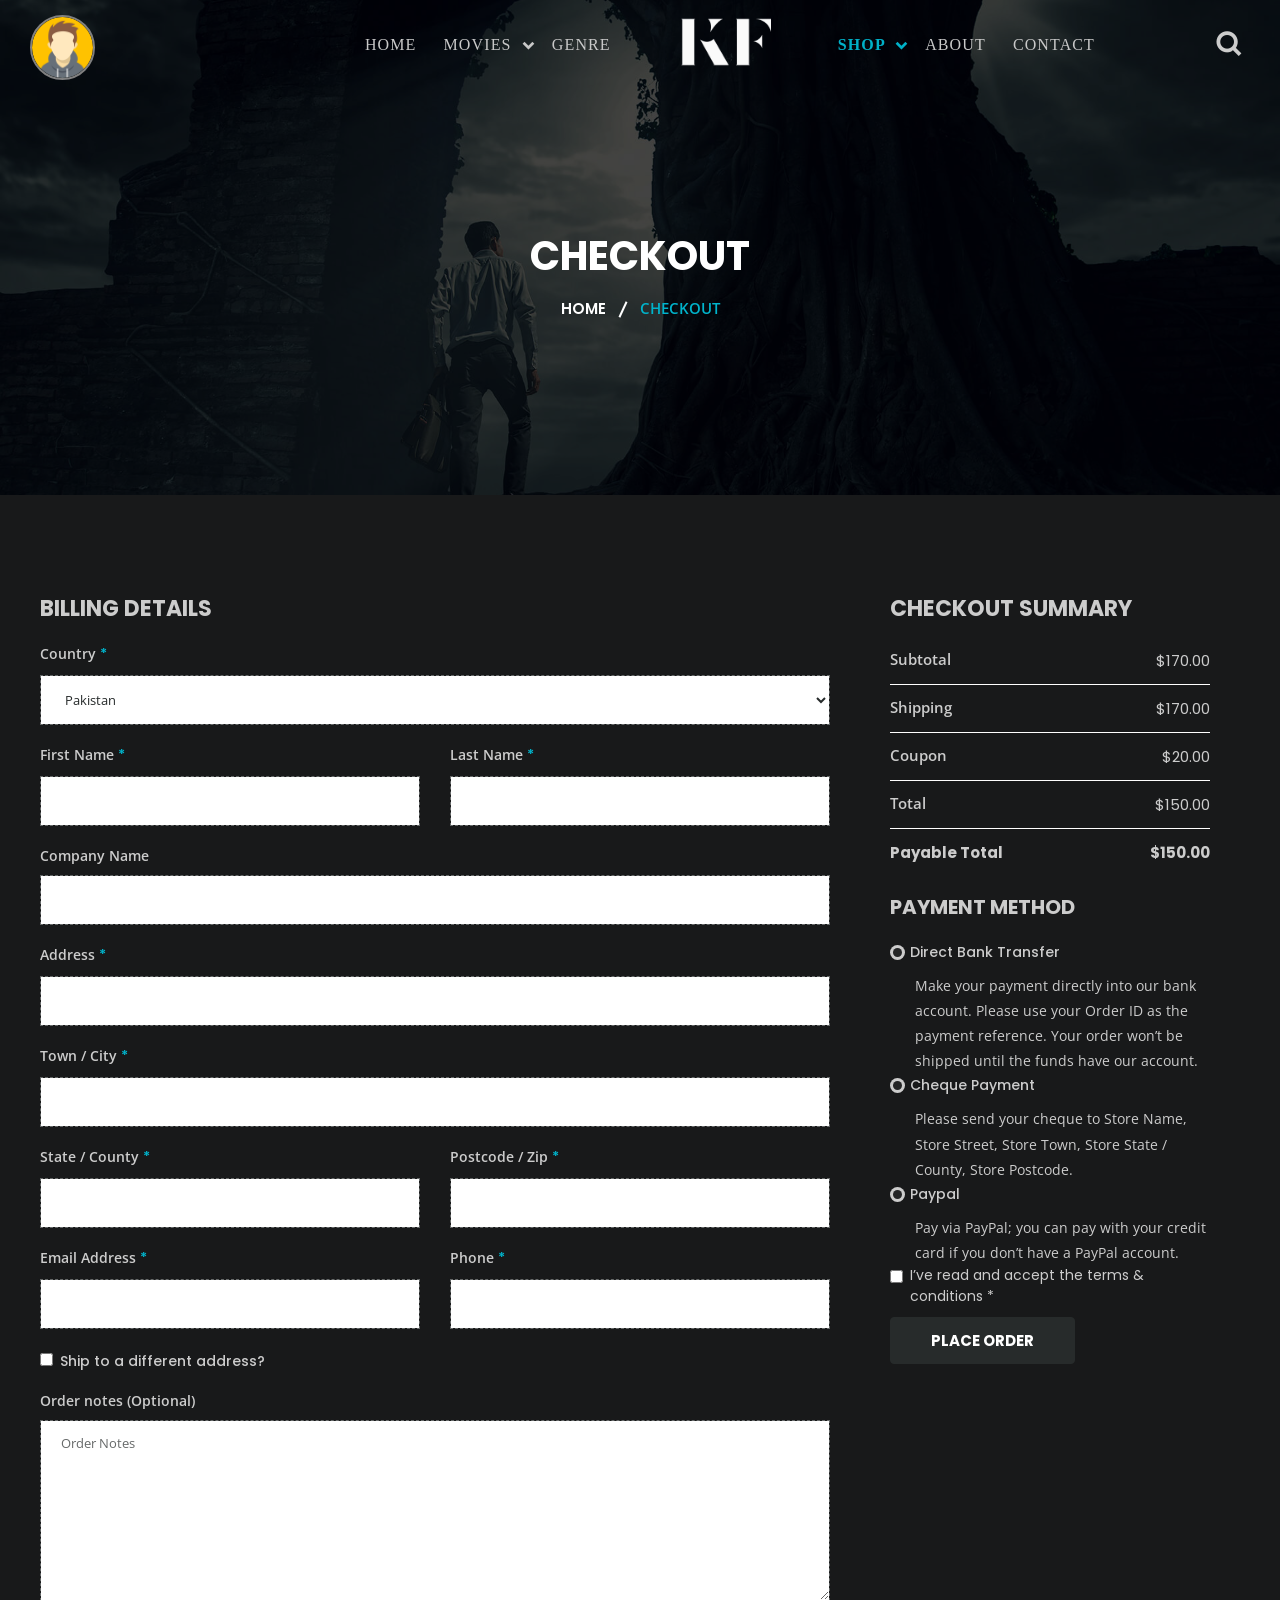
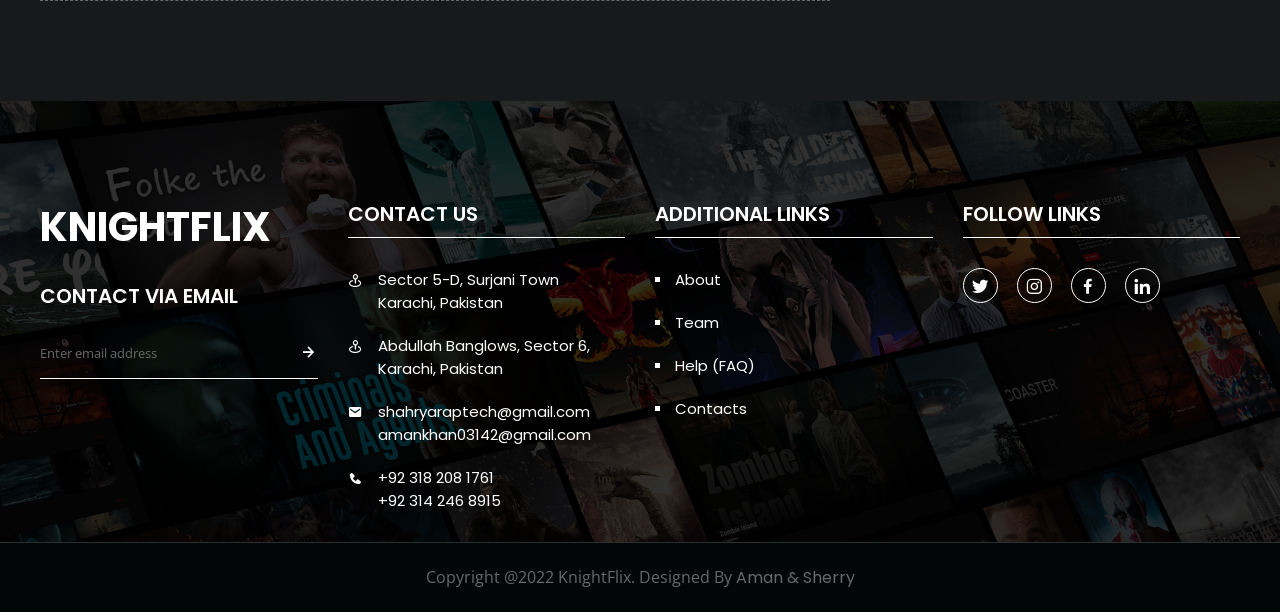
<file: KnightFlix/checkout.html>
<!doctype html>
<html lang="zxx">

<head>
    <!-- Required meta tags -->
    <meta charset="utf-8">
    <meta name="viewport" content="width=device-width, initial-scale=1, shrink-to-fit=no">
    <link rel="shortcut icon" type="image/png" href="movieImg/kf-logo.png">


     <!-- Bootstrap CSS -->
     <link rel="stylesheet" href="cartAssets/css/bootstrap.min.css">
     <link rel="stylesheet" href="css/Search.css">

     <!-- Owl Theme Default CSS -->
     <link rel="stylesheet" href="cartAssets/css/nice-select.css">
     <!-- Style CSS -->
     <link rel="stylesheet" href="cartAssets/css/style.css">
     <link rel="stylesheet" href="css/home.css">
     <!-- Responsive CSS -->
     <link rel="stylesheet" href="css/responsive.css">
     <link rel="stylesheet" href="css\Cart.css">
     <!-- ===== Boxicons CSS ===== -->
     <link href='https://unpkg.com/boxicons@2.1.1/css/boxicons.min.css' rel='stylesheet'>
    <link
        href="http://fonts.googleapis.com/css?family=Raleway:100,200,300,400,500,600,700,800,900%7CMontserrat:400,700%7COswald:300,400,700"
        rel="stylesheet" type="text/css">
    <!-- Title -->
    <title>KnightFlix - Movies Watching & Ticket Booking</title>
</head>

<body>
    <!-- Start Preloader Area -->
    <div class="loader-wrapper">
        <div class="loader"></div>
        <div class="loader-section section-left"></div>
        <div class="loader-section section-right"></div>
    </div>
    <!-- End Preloader Area -->
   <!-- Navigation Bar Start -->
   <nav class="navbar navbar-fixed-top navbar-bg-switch">

    <div class="container">
        <!-- Start Navbar Area -->
        <div class="navbar-area">
            <!-- Menu For Mobile Device -->
            <div class="mobile-nav">
            </div>
            <!-- Menu For Desktop Device -->
            <div class="main-navigation fadeIn-element main-nav">
                <div class=" collapse navbar-collapse mean-menu">
                    <ul class="nav navbar-nav navbar-right ">
                        <li class="nav-item">
                            <a href="Home-page.html" class="nav-link page-scroll link-underline-menu  ">
                                Home
                            </a>
                        </li>
                        <li class="nav-item">
                            <a href="#" class="nav-link page-scroll link-underline-menu ">Movies
                            <i class="bx bx-chevron-down"></i>
                        </a>
                        <ul class="dropdown-menu">
                            <li class="nav-item">
                                <a href="movies-page.html" class="nav-link">Movies</a>
                            </li>
                          
                            <li class="nav-item">
                                <a href="Trailers.html" class="nav-link">Trailers</a>
                            </li>
                        </ul>
                        </li>
                        <li class="nav-item" >
                            <a href="genre.html" class="nav-link page-scroll link-underline-menu ">Genre</a>
                        </li>
                       
                        <li class="nav-item" id="title">

                                    <h1 class="title"><img src="movieImg/kf-logo-letter-initial-logo-designs-template-free-vector-removebg.png" class="img1"></h1>
                                    <h1 class="title-light"><img src="movieImg/kf-logo.png" class="img1"></h1>

                        </li>



                        <li class="nav-item">
                            <a href="#" class="nav-link page-scroll link-underline-menu active">
                                Shop
                                <i class="bx bx-chevron-down"></i>
                            </a>
                            <ul class="dropdown-menu">
                                <li class="nav-item">
                                    <a href="shop-page.html" class="nav-link">Shop</a>
                                </li>
                                <li class="nav-item">
                                    <a href="cart-page.html" class="nav-link">Cart</a>
                                </li>
                                <li class="nav-item">
                                    <a href="checkout.html" class="nav-link active">Checkout</a>
                                </li>
                                <li class="nav-item">
                                    <a href="productDetail.html" class="nav-link">Product Details</a>
                                </li>
                                <li class="nav-item">
                                    <a href="wishlist.html" class="nav-link">Wishlist</a>
                                </li>
                            </ul>
                        </li>

                        <li class="nav-item">
                            <a href="about.html" class="nav-link page-scroll link-underline-menu">
                                about
                            </a>


                        </li>
                        <li class="nav-item">
                            <a href="Contact-page.html" class="nav-link page-scroll link-underline-menu">
                                contact
                            </a>
                        </li>
                    </ul>
                </div>
            </div>
        </div>
    </div>
    <div class="wrapper">
    </div> 
<div class="close-btn">
    <i class='bx bxs-x-square'></i>     </div> 
 <div class="search-btn">
    <i class='bx bx-search icon'></i>
</div>


 <div class="wrap">
    <div class="search">
       <input type="text" class="searchTerm" placeholder="What are you looking for?" onkeyup="search()" id="search-Bar">
       <button type="submit" class="search-Button">
        <i class='bx bx-search icon'></i>
    </button>
    </div>
    <div class="container-movie row-movie " id="product-list">

    </div>
 </div>
 <img src="movieImg/kf-logo-letter-initial-logo-designs-template-free-vector-removebg.png" id="mobile-img"></h1>
 <img src="movieImg/kf-logo.png" id="mobile-img-light"></h1>


</nav>
<!-- Navigation Bar End -->

<!-- SideBar Html Start -->
<nav class="sidebar close" id="nav1">
    <i class='bx bx-x siderbarClose' id="toggle1"></i>
    <header>
        <div class="image-text">
            <div class="image">
                <img src="img/avatar-370-456322-512.webp" id="photo" class="toggle1">
                <input type="file" id="file">
                <label for="file" id="uploadBtn">Choose Photo</label>
            </div>
        </div>
    </header>
    <div class="text logo-text">
        <span class="name" id="getName">sss</span>
        <span class="profession" id="getEmail">ss</span>
    </div>
    <div class="menu-bar">
        <div class="menu">
            
            <ul class="menu-links">
                <li class="nav-link">
                    <a href="Home-page.html">
                        <i class='bx bx-home-alt icon'></i>
                        <span class="text nav-text">Home</span>
                    </a>
                </li>
                
                <li class="nav-link">
                    <a href="shop-page.html">
                        <i class='bx bx-shopping-bag icon'></i> <span class="text nav-text">Shop</span>
                    </a>
                </li>
                <li class="nav-link">
                    <a href="cart-page.html">
                        <i class='bx bx-cart icon'></i> 
                        <span class="text nav-text">Cart</span></a>
                </li>
                <li class="">
                    <a href="index.html">
                        <i class='bx bx-log-out icon'></i>
                        <span class="text nav-text">Logout</span>
                    </a>
                </li>
                
                <li class="mode">
                    <div class="sun-moon">
                        <i class='bx bx-moon icon moon'></i>
                        <i class='bx bx-sun icon sun'></i>
                    </div>
                    <span class="mode-text text">Dark mode</span>

                    <div class="toggle-switch">
                        <span class="switch"></span>
                    </div>
                </li>
            </ul>
        </div>
    </div>
</nav>
<!-- SideBar Html End -->
    <!-- Start Page Title Area -->
    <div class="page-title-area bg-14">
        <div class="container">
            <div class="page-title-content">
                <h2>Checkout</h2>
                <ul>
                    <li>
                        <a href="Home-page.html">
                            Home
                        </a>
                    </li>

                    <li class="active">Checkout</li>
                </ul>
            </div>
        </div>
    </div>
    <!-- End Page Title Area -->

    <!-- START CHECKOUT AREA -->
    <section class="checkout-area ptb-100">
        <div class="container">
            <form>
                <div class="row">
                    <div class="col-lg-8 col-md-12">
                        <div class="billing-details">
                            <h3>Billing Details</h3>

                            <div class="row">
                                <div class="col-lg-12 col-md-12">
                                    <div class="form-group">
                                        <label>Country <span class="required">*</span></label>

                                        <div class="select-box">
                                            <select class="form-control">
                                                <option value="5">Pakistan</option>
                                                <option value="1">China</option>
                                                <option value="2">United Arab Emirates</option>
                                                <option value="0">Germany</option>
                                                <option value="3">Japan</option>
                                                <option value="4">Others</option>
                                            </select>
                                        </div>
                                    </div>
                                </div>

                                <div class="col-lg-6 col-md-6">
                                    <div class="form-group">
                                        <label>First Name <span class="required">*</span></label>
                                        <input type="text" class="form-control">
                                    </div>
                                </div>

                                <div class="col-lg-6 col-md-6">
                                    <div class="form-group">
                                        <label>Last Name <span class="required">*</span></label>
                                        <input type="text" class="form-control">
                                    </div>
                                </div>

                                <div class="col-lg-12 col-md-12">
                                    <div class="form-group">
                                        <label>Company Name</label>
                                        <input type="text" class="form-control">
                                    </div>
                                </div>

                                <div class="col-lg-12 col-md-6">
                                    <div class="form-group">
                                        <label>Address <span class="required">*</span></label>
                                        <input type="text" class="form-control">
                                    </div>
                                </div>

                                <div class="col-lg-12 col-md-6">
                                    <div class="form-group">
                                        <label>Town / City <span class="required">*</span></label>
                                        <input type="text" class="form-control">
                                    </div>
                                </div>

                                <div class="col-lg-6 col-md-6">
                                    <div class="form-group">
                                        <label>State / County <span class="required">*</span></label>
                                        <input type="text" class="form-control">
                                    </div>
                                </div>

                                <div class="col-lg-6 col-md-6">
                                    <div class="form-group">
                                        <label>Postcode / Zip <span class="required">*</span></label>
                                        <input type="text" class="form-control">
                                    </div>
                                </div>

                                <div class="col-lg-6 col-md-6">
                                    <div class="form-group">
                                        <label>Email Address <span class="required">*</span></label>
                                        <input type="email" class="form-control">
                                    </div>
                                </div>

                                <div class="col-lg-6 col-md-6">
                                    <div class="form-group">
                                        <label>Phone <span class="required">*</span></label>
                                        <input type="text" class="form-control">
                                    </div>
                                </div>

                                <div class="col-lg-12 col-md-12">
                                    <div class="form-check">
                                        <input type="checkbox" class="form-check-input" id="ship-different-address">
                                        <label class="form-check-label" for="ship-different-address">Ship to a different
                                            address?</label>
                                    </div>
                                </div>

                                <div class="col-lg-12 col-md-12">
                                    <div class="form-group">
                                        <label>Order notes (Optional)</label>
                                        <textarea name="notes" id="notes" cols="30" rows="8" placeholder="Order Notes"
                                            class="form-control"></textarea>
                                    </div>
                                </div>
                            </div>
                        </div>
                    </div>

                    <div class="col-lg-4 col-md-12">
                        <div class="order-details">
                            <div class="cart-totals">
                                <h3>Checkout Summary</h3>
                                <ul>
                                    <li>Subtotal <span>$170.00</span></li>
                                    <li>Shipping <span>$170.00</span></li>
                                    <li>Coupon <span>$20.00</span></li>
                                    <li>Total <span>$150.00</span></li>
                                    <li><b>Payable Total</b> <span><b>$150.00</b></span></li>
                                </ul>
                            </div>


                            <div class="faq-accordion">
                                <ul class="accordion">
                                    <li>
                                        <h3>Payment method</h3>
                                    </li>
                                    <li class="accordion-item active">
                                        <a class="accordion-title" href="javascript:void(0)">
                                            Direct Bank Transfer
                                        </a>

                                        <p class="accordion-content show">
                                            Make your payment directly into our bank account. Please use your Order ID
                                            as the payment reference. Your order won’t be shipped until the funds have
                                            our account.
                                        </p>
                                    </li>

                                    <li class="accordion-item">
                                        <a class="accordion-title" href="javascript:void(0)">
                                            Cheque Payment
                                        </a>

                                        <p class="accordion-content">
                                            Please send your cheque to Store Name, Store Street, Store Town, Store State
                                            / County, Store Postcode.
                                        </p>
                                    </li>

                                    <li class="accordion-item">
                                        <a class="accordion-title" href="javascript:void(0)">
                                            Paypal
                                        </a>

                                        <p class="accordion-content">
                                            Pay via PayPal; you can pay with your credit card if you don’t have a PayPal
                                            account.
                                        </p>
                                    </li>
                                    <li class="accordion-item">
                                        <div class="form-check">
                                            <input type="checkbox" class="form-check-input"
                                                id="ship-differents-address">
                                            <label class="form-check-label" for="ship-different-address">I’ve read and
                                                accept the terms & conditions *</label>
                                        </div>
                                    </li>
                                    <li class="place-order" style="margin-top: 10px;">
                                        <a href="#" class="default-btn two">
                                            Place Order
                                        </a>
                                    </li>
                                </ul>
                            </div>
                        </div>
                    </div>
                </div>
            </form>
        </div>
    </section>
   
		
			<!-- Start Footer Area -->
            <footer class="footer-top-area pt-100 ">
                <div class="container">
                    <div class="row">
                        <div class="col-lg-3 col-md-6">
                            <div class="single-widget">
                                <div class="footer-title">
                                    <h1 class="title">KNIGHTFLIX</h1>
                                </div>
                                <div class="newsletter-wrap">
                                    <h3>Contact Via Email</h3>
                                    <form class="newsletter-form" data-toggle="validator">
                                        <input type="email" class="form-control" placeholder="Enter email address" name="EMAIL" required autocomplete="off">
            
                                        <button class="send-btn" type="submit">
                                            <i class="bx bx-right-arrow-alt"></i>
                                        </button>
            
                                        <div id="validator-newsletter-2" class="form-result"></div>
                                    </form>
                                </div>
    
                            
                            </div>
                        </div>
    
                        <div class="col-lg-3 col-md-6">
                            <div class="single-widget">
                                <h3>Contact Us</h3>
    
                                <ul class="address">
                                    <li>
                                        <i class='bx bx-map-pin' ></i>
                                        <span>Sector 5-D, Surjani Town<br> Karachi, Pakistan</span>
                                    </li>
                                    <li>
                                    
                                        <i class='bx bx-map-pin'></i>
                                        <span>Abdullah Banglows, Sector 6,<br> Karachi, Pakistan</span>
                                        
                                    </li>
    
                                    <li>
                                        <i class='bx bxs-envelope' ></i>
                                        <a href="mailto:shahryaraptech@gmail.com" target="_self">shahryaraptech@gmail.com</a>
                                        <a href="mailto:shahryaraptech@gmail.com" target="_self">amankhan03142@gmail.com</a>
    
                                        
                                    </li>
    
                                    <li>
                                        <i class='bx bxs-phone' ></i>
                                        <a href="tel:+92-318-208-1761">+92 318 208 1761</a>
                                        <a href="tel:+92-314-246-8915">+92 314 246 8915</a>
                                    </li>
                                </ul>
                            </div>
                        </div>
                        
                        <div class="col-lg-3 col-md-6">
                            <div class="single-widget">
                                <h3>Additional Links</h3>
    
                                <ul class="additional-link">
                                    <li>
                                        <a href="#">About</a>
                                    </li>
                                    <li>
                                        <a href="#">Team</a>
                                    </li>
                                    <li>
                                        <a href="#">Help (FAQ)</a>
                                    </li>
                                    <li>
                                        <a href="#">Contacts</a>
                                    </li>
                                </ul>
                            </div>
                        </div>
    
                        <div class="col-lg-3 col-md-6">
                            <div class="single-widget">
                                <h3>Follow Links</h3>
    
                                <ul class="social-wrap">
                                    <li>
                                        <a href="https://twitter.com/i/flow/login" target="_blank">
                                            <i class="bx bxl-twitter"></i>
                                        </a>
                                    </li>
    
                                    <li>
                                        <a href="https://www.instagram.com/" target="_blank">
                                            <i class="bx bxl-instagram"></i>
                                        </a>
                                    </li>
    
                                    <li>
                                        <a href="https://web.facebook.com/?_rdc=1&_rdr" target="_blank">
                                            <i class="bx bxl-facebook"></i>
                                        </a>
                                    </li>
    
                                    <li>
                                        <a href="https://www.linkedin.com/login" target="_blank">
                                            <i class='bx bxl-linkedin' ></i>
                                            </a>
                                    </li>
                                </ul>
                            </div>
                        </div>
                    </div>
                </div>
            </footer>
            <!-- End Footer Area -->
    
            <!-- Start Footer Bottom Area -->
            <footer class="footer-bottom-area">
                <div class="container">
                    <div class="copyright-wrap">
                        <p>Copyright @2022 KnightFlix. Designed By <a>Aman & Sherry</a></p>
                    </div>
                </div>
            </footer>
            <!-- End Footer Bottom Area -->
        <!-- Start Go Top Area -->
        <div class="go-top">
            <i class='bx bx-chevrons-up'></i>
            <i class='bx bx-chevrons-up'></i>
        </div>
        <!-- End Go Top Area -->


        <script src="js/demoData.js"></script>
        <script>
            var newProduct = "";
        
            for (var i in products) 
            {
            
       
                newProduct += "<div class='movie_card ' >" +
                        "<div class='info_section'>" + 
                        " <img class='locandina' src=" + products[i].picture+ " /> " + 
                        "<div class='video-button'>"+
                            "<a class='video-btn'>"+
                                "<i class='bx bx-play'></i>"+
                                "</a>"+
                                " </div>"+
                        "<div class='movie_header'>" +
                        "<h1>" + products[i].MName + "</h1>" + 
                        "<h4>Release Date " + products[i].ReleaseD + "</h4>" + 
                        "<span class='minutes'>" + products[i].RunTime + "min</span>" + 
                        "<p class='type'>" + products[i].Genre + "</p>" + 
                        "</div>" + 
                        "<div class='movie_desc'>" + 
                        "    <p class='desc-text'> " + products[i].ShortDesc + " " + 
                        " </p>" + 
                        "</div>" + 
                            "</div>"+
                            "<div class='blur_back'><img src=" + products[i].picture + " ></div>"+
        
                            "</div>"+
                            "</div>";
            }
            document.getElementById("product-list").innerHTML += newProduct;
        </script>
        <script src="js/Search.js"></script>
    <!-- scripts start -->
    <script src="js/plugins.js">
    </script>
    <script src="js/intro.js"></script>
    </script>
    <script src="js/home.js"></script>
    <script src="assets/js/jquery-3.5.1.slim.min.js"></script>
    <!-- Bootstrap JS -->
    <script src="js/bootstrap.min.js"></script>
    <!-- Meanmenu JS -->
    <script src="js/jquery.meanmenu.js"></script>
    <!-- Wow JS -->
    <!-- Owl Carousel JS -->
    <script src="js/owl.carousel.js"></script>
    <!-- Carousel Thumbs JS -->
    <script src="js/carousel-thumbs.js"></script>
    <!-- Owl Magnific JS -->
    <script src="assets/js/jquery.magnific-popup.min.js"></script>
    <!-- Nice Select JS -->
    <script src="assets/js/jquery.nice-select.min.js"></script>
    <script src="js/jquery-1.12.4.min.js"></script>
    <script src="js/jquery.counterup.min.js"></script>
    <script src="js/jquery.magnific-popup.min.js"></script>
    <script src="js/main.js"></script>
    <script src="js/jquery-3.5.1.min.js"></script>
    <script src="js/plugins1.js"></script>
    <script src="js/main2.js"></script>
    <script src="js/app.js"></script>
    <script src="js/FavIcon.js"></script>
    <!-- Jquery-3.5.1.Slim.Min.JS -->
    <script src="cartAssets/js/jquery-3.5.1.slim.min.js"></script>
    <!-- Popper JS -->
    <!-- Bootstrap JS -->
    <script src="cartAssets\js\bootstrap.min.js"></script>
    <!-- Meanmenu JS -->
    <script src="cartAssets/js/jquery.meanmenu.js"></script>
    <!-- Owl Carousel JS -->
    <script src="cartAssets/js/owl.carousel.js"></script>
    <!-- Carousel Thumbs JS -->
    <script src="cartAssets/js/carousel-thumbs.js"></script>
    <!-- Owl Magnific JS -->
    <!-- Nice Select JS -->
    <script src="cartAssets/js/jquery.nice-select.min.js"></script>
    <!-- Custom JS -->
    <script src="cartAssets/js/custom.js"></script>
    <script src="js/CartAddRem.js"></script>
    <script src="js/CartFuntionatliy.js"></script>
    <script src="js/contact-form-script.js"></script>

    <!-- scripts end -->
</body>


</html>
</file>
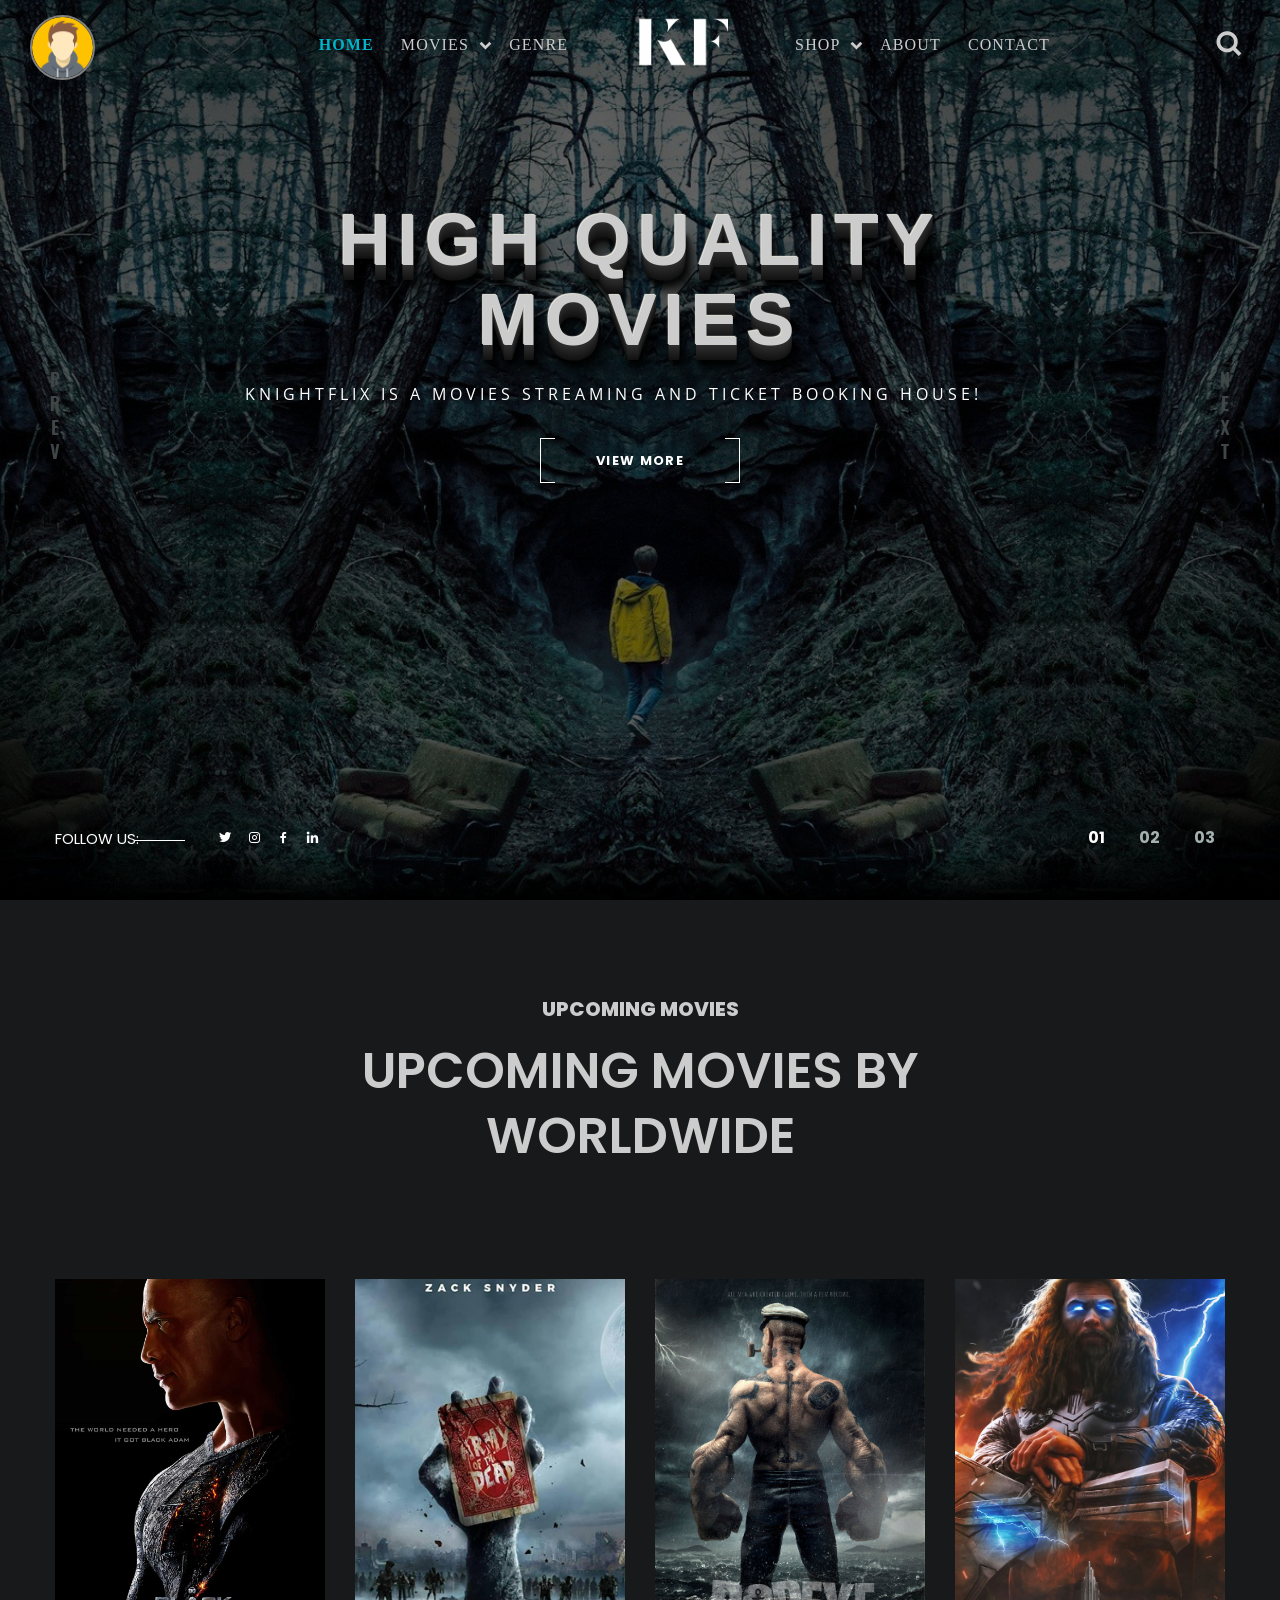
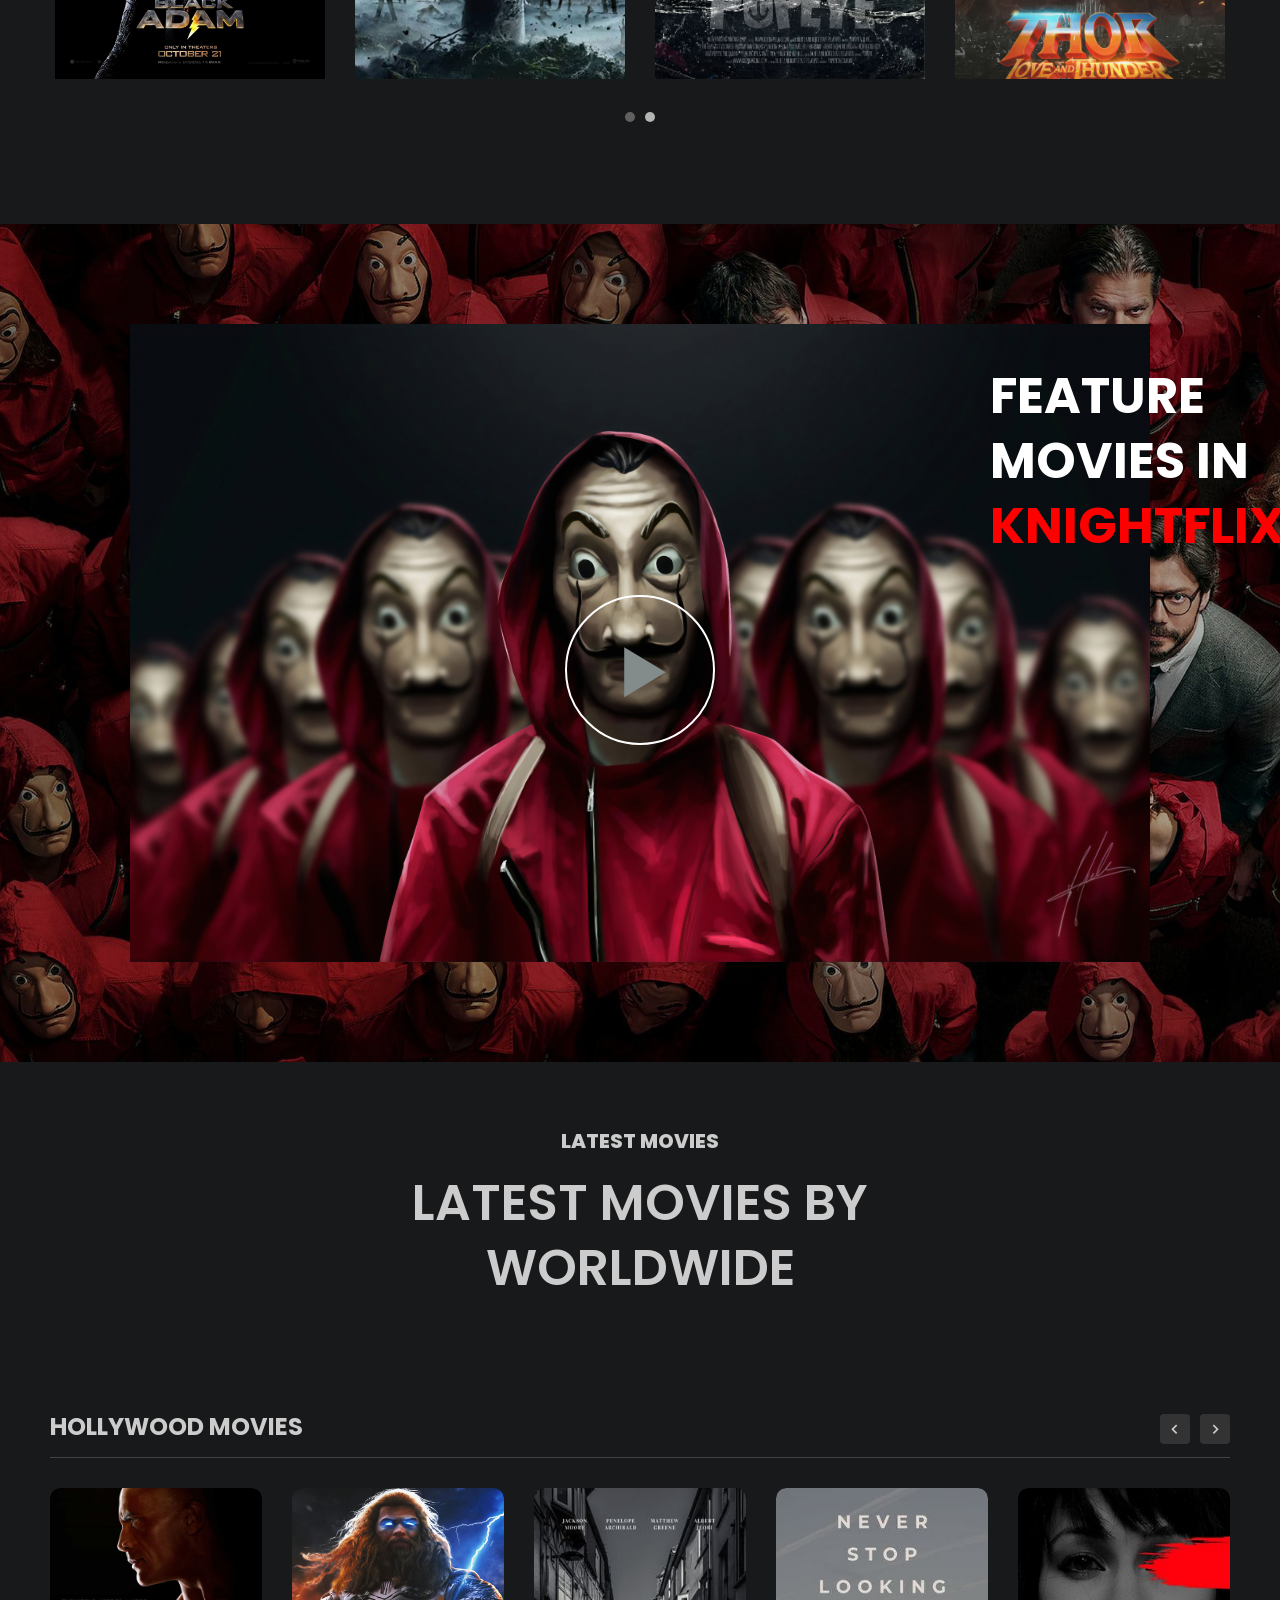
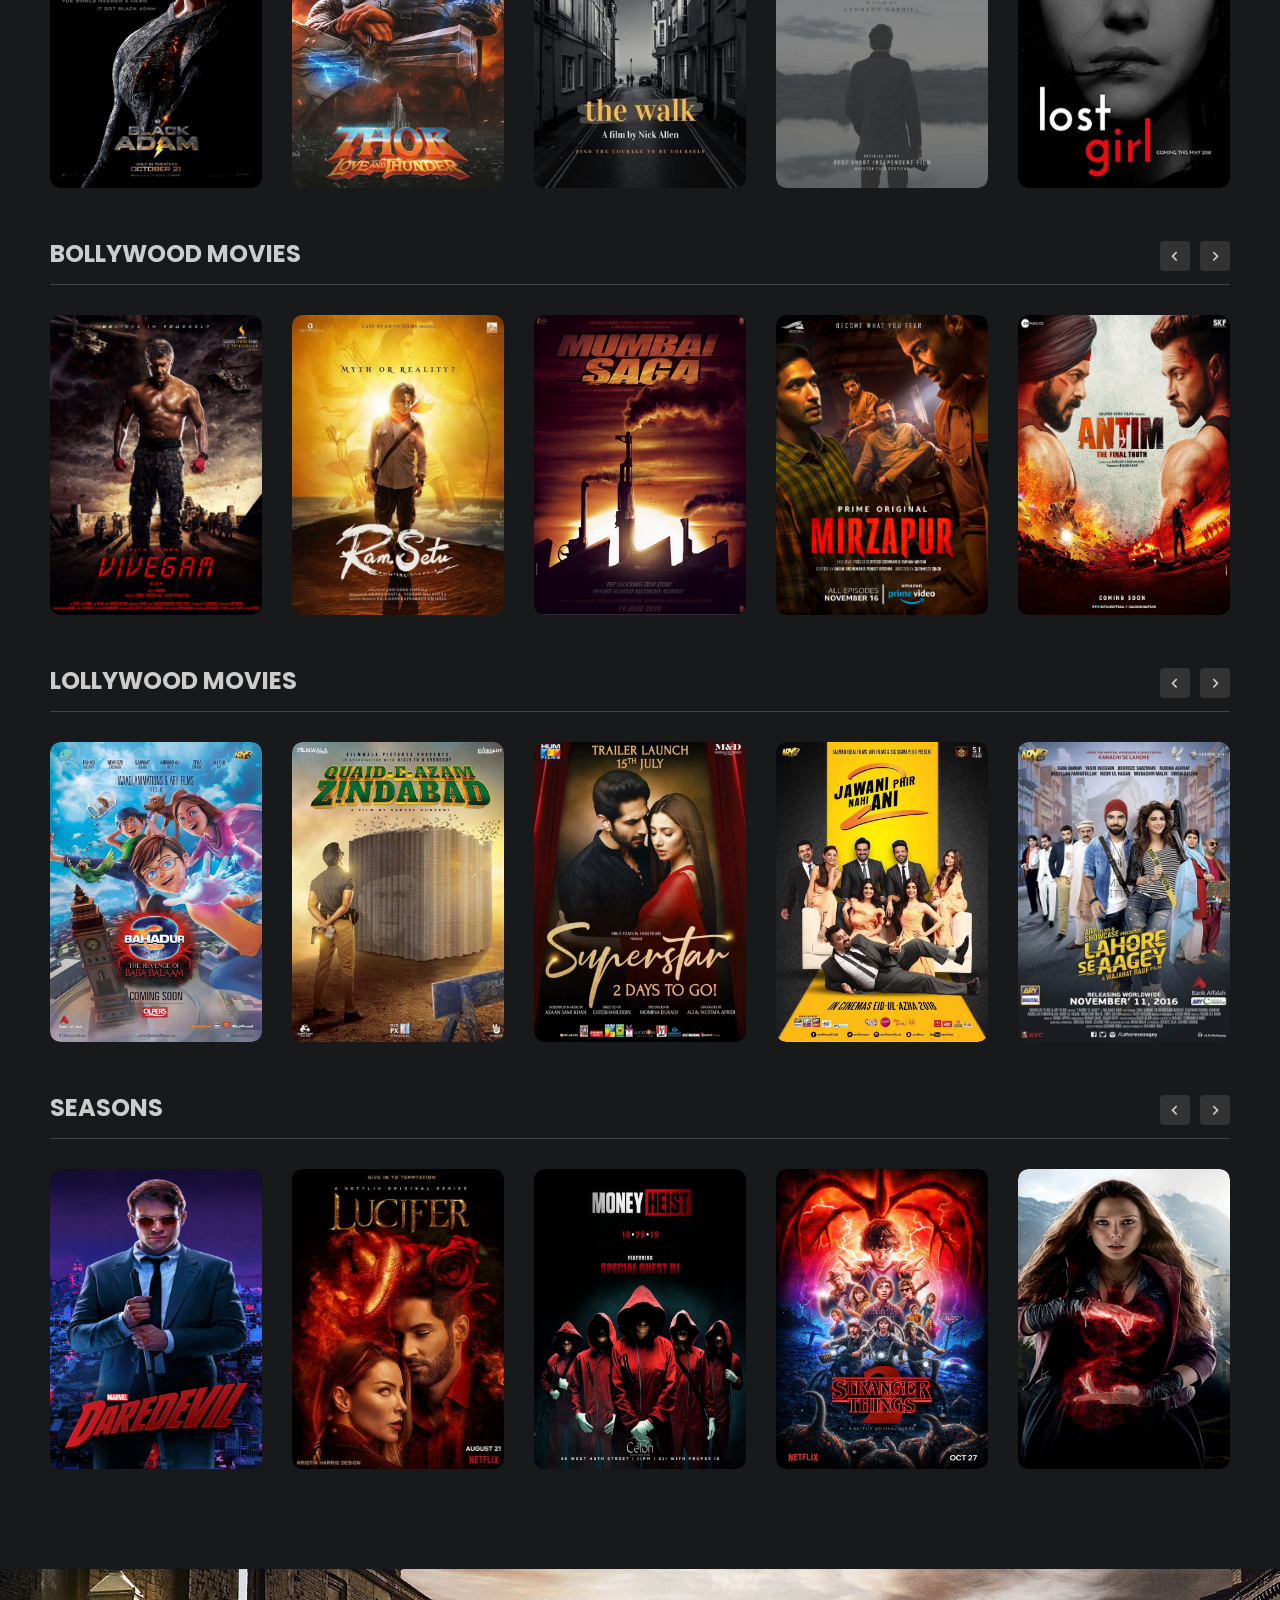
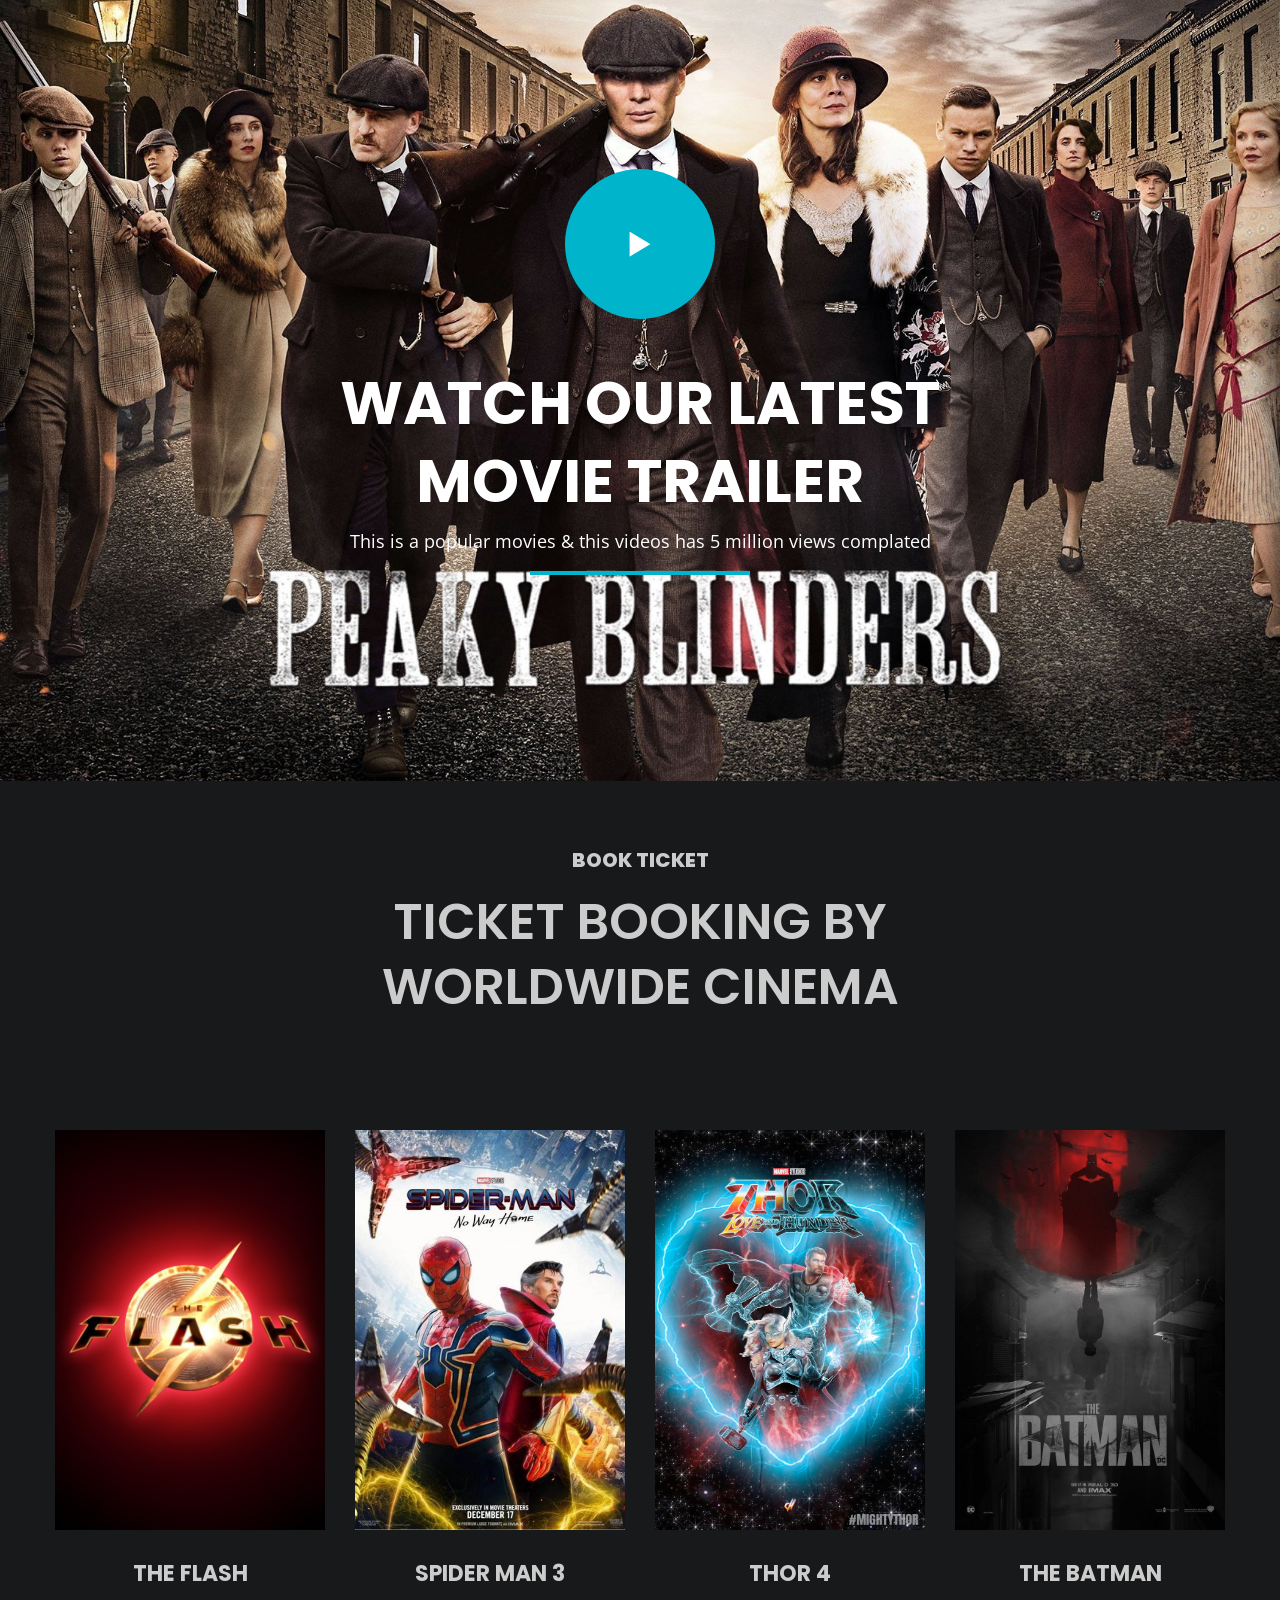
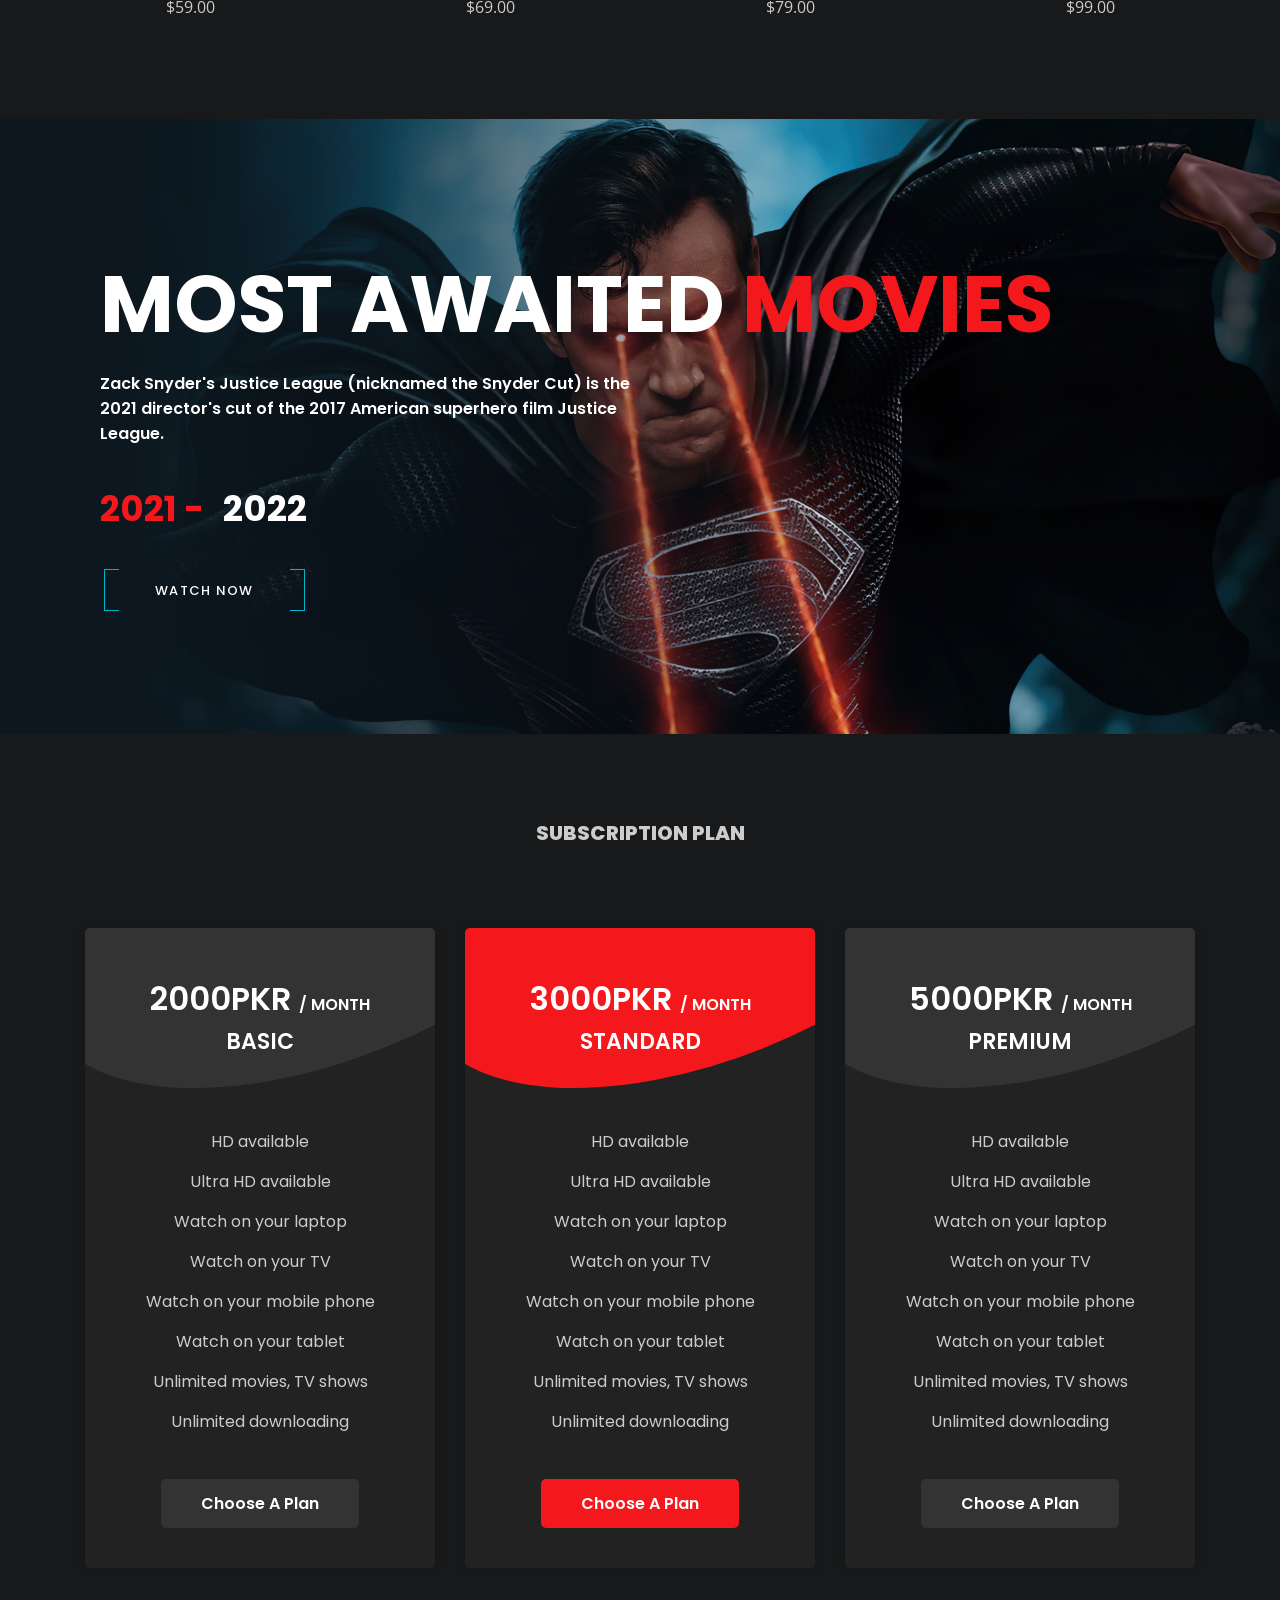
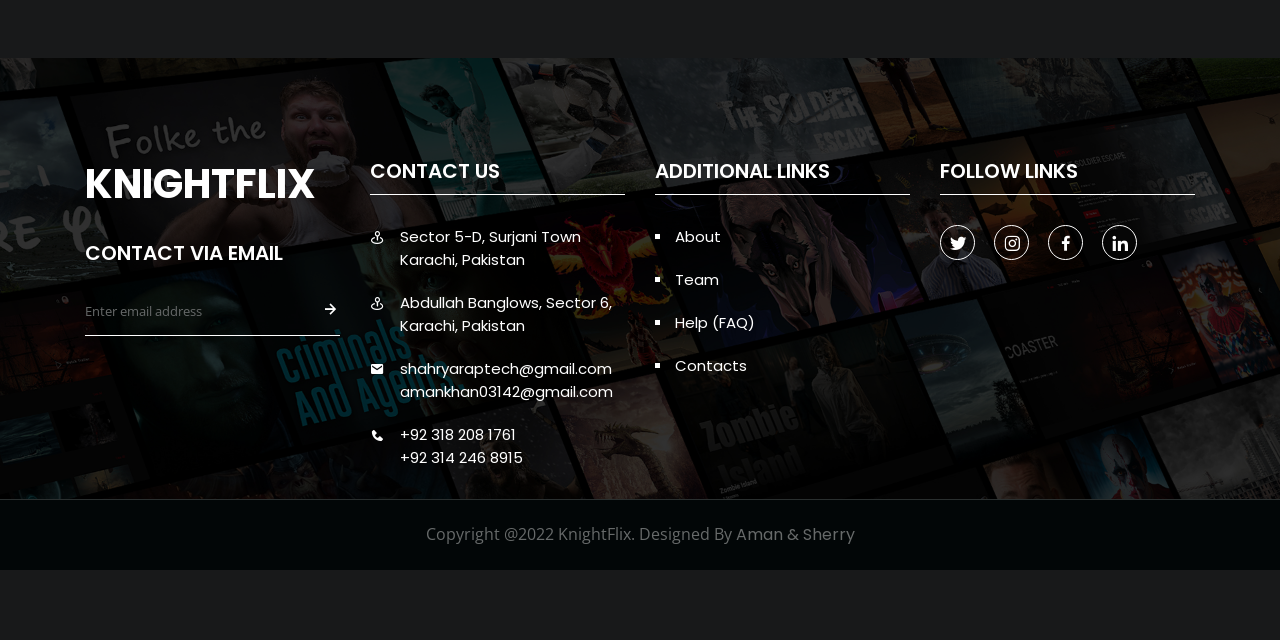
<file: KnightFlix/Home-page.html>
<!doctype html>
<html lang="zxx">

<head>
    <!-- Required meta tags -->
    <meta charset="utf-8">
    <meta name="viewport" content="width=device-width, initial-scale=1, shrink-to-fit=no">
    <link rel="shortcut icon" type="image/png" href="movieImg/kf-logo.png">


    <link rel="stylesheet" href="css/material-design-iconic-font.min.css">
    <link rel="stylesheet" href="css/plugins.css">
    <!-- Style Home CSS -->
    <link rel="stylesheet" href="css/Search.css">
    <link rel="stylesheet" href="css/home.css">
    <link rel="stylesheet" href="css/fontawesome-all.min.css">
    <link rel="stylesheet" href="assets/css/style.css">
    <link rel="stylesheet" href="css/All.css">
    <link rel="stylesheet" href="css/flaticon.css">
    <link rel="stylesheet" href="css/magnific-popup.css">
    <link rel="stylesheet" href="css/nice-select.css">
    <!-- Owl Theme Default CSS -->
    <link rel="stylesheet" href="css/owl.theme.default.min.css">
    <!-- Owl Carousel CSS -->
    <link rel="stylesheet" href="css/owl.carousel.min.css">
    <!-- Animate CSS -->
    <link rel="stylesheet" href="css/animate.css">
    <!-- Boxicons CSS -->
    <link rel="stylesheet" href="css/boxicons.min.css">
    <!-- Responsive CSS -->
    <link rel="stylesheet" href="css/responsive.css">
    <link rel="stylesheet" href="cartAssets/css/bootstrap.min.css">
    <link rel="stylesheet" href="cartAssets/css/flaticon.css">
    <link rel="stylesheet" href="https://cdnjs.cloudflare.com/ajax/libs/font-awesome/4.7.0/css/font-awesome.min.css">
    <!-- Style CSS -->
    <link rel="stylesheet" href="cartAssets/css/style.css">
    <!-- ===== Boxicons CSS ===== -->
    <link href='https://unpkg.com/boxicons@2.1.1/css/boxicons.min.css' rel='stylesheet'>
    <link
        href="http://fonts.googleapis.com/css?family=Raleway:100,200,300,400,500,600,700,800,900%7CMontserrat:400,700%7COswald:300,400,700"
        rel="stylesheet" type="text/css">
    <!-- Title -->
    <title>KnightFlix - Movies Watching & Ticket Booking</title>
</head>
<body>
       <!-- Start Preloader Area -->
       <div class="loader-wrapper">
        <div class="loader"></div>
        <div class="loader-section section-left"></div>
        <div class="loader-section section-right"></div>
    </div>
    <!-- End Preloader Area -->
    <!-- Navigation Bar Start -->
    <nav class="navbar navbar-fixed-top navbar-bg-switch">

        <div class="container">
            <!-- Start Navbar Area -->
            <div class="navbar-area">
                <!-- Menu For Mobile Device -->
                <div class="mobile-nav">
                </div>
                <!-- Menu For Desktop Device -->
                <div class="main-navigation fadeIn-element main-nav">
                    <div class=" collapse navbar-collapse mean-menu">
                        <ul class="nav navbar-nav navbar-right ">
                            <li class="nav-item">
                                <a href="Home-page.html" class="nav-link page-scroll link-underline-menu active ">
                                    Home
                                </a>
                            </li>
                            <li class="nav-item">
                                <a href="#" class="nav-link page-scroll link-underline-menu ">Movies
                                <i class="bx bx-chevron-down"></i>
                            </a>
                            <ul class="dropdown-menu">
                                <li class="nav-item">
                                    <a href="movies-page.html" class="nav-link">Movies</a>
                                </li>
                              
                                <li class="nav-item">
                                    <a href="Trailers.html" class="nav-link">Trailers</a>
                                </li>
                            </ul>
                            </li>
                            <li class="nav-item" >
                                <a href="genre.html" class="nav-link page-scroll link-underline-menu ">Genre</a>
                            </li>
                           
                            <li class="nav-item" id="title">

                                        <h1 class="title"><img src="movieImg/kf-logo-letter-initial-logo-designs-template-free-vector-removebg.png" class="img1"></h1>
                                        <h1 class="title-light"><img src="movieImg/kf-logo.png" class="img1"></h1>

                            </li>



                            <li class="nav-item">
                                <a href="#" class="nav-link page-scroll link-underline-menu">
                                    Shop
                                    <i class="bx bx-chevron-down"></i>
                                </a>
                                <ul class="dropdown-menu">
                                    <li class="nav-item">
                                        <a href="shop-page.html" class="nav-link">Shop</a>
                                    </li>
                                    <li class="nav-item">
                                        <a href="cart-page.html" class="nav-link">Cart</a>
                                    </li>
                                    <li class="nav-item">
                                        <a href="checkout.html" class="nav-link">Checkout</a>
                                    </li>
                                    <li class="nav-item">
                                        <a href="productDetail.html" class="nav-link">Product Details</a>
                                    </li>
                                    <li class="nav-item">
                                        <a href="wishlist.html" class="nav-link">Wishlist</a>
                                    </li>
                                </ul>
                            </li>

                            <li class="nav-item">
                                <a href="about.html" class="nav-link page-scroll link-underline-menu">
                                    about
                                </a>


                            </li>
                            <li class="nav-item">
                                <a href="Contact-page.html" class="nav-link page-scroll link-underline-menu">
                                    contact
                                </a>
                            </li>
                        </ul>
                    </div>
                </div>
            </div>
        </div>
        <div class="wrapper">
        </div> 
    <div class="close-btn">
        <i class='bx bxs-x-square'></i>     </div> 
     <div class="search-btn">
        <i class='bx bx-search icon'></i>
    </div>
  

     <div class="wrap">
        <div class="search">
           <input type="text" class="searchTerm" placeholder="What are you looking for?" onkeyup="search()" id="search-Bar">
           <button type="submit" class="search-Button">
            <i class='bx bx-search icon'></i>
        </button>
        </div>
        <div class="container-movie row-movie " id="product-list">

        </div>
     </div>
     <img src="movieImg/kf-logo-letter-initial-logo-designs-template-free-vector-removebg.png" id="mobile-img"></h1>
     <img src="movieImg/kf-logo.png" id="mobile-img-light"></h1>


    </nav>
    <!-- Navigation Bar End -->

    <!-- SideBar Html Start -->
    <nav class="sidebar close" id="nav1">
        <i class='bx bx-x siderbarClose' id="toggle1"></i>
        <header>
            <div class="image-text">
                <div class="image">
                    <img src="img/avatar-370-456322-512.webp" id="photo" class="toggle1">
                    <input type="file" id="file">
                    <label for="file" id="uploadBtn">Choose Photo</label>
                </div>
            </div>
        </header>
        <div class="text logo-text">
            <span class="name" id="getName">sss</span>
            <span class="profession" id="getEmail">ss</span>
        </div>
        <div class="menu-bar">
            <div class="menu">
                
                <ul class="menu-links">
                    <li class="nav-link">
                        <a href="Home-page.html">
                            <i class='bx bx-home-alt icon'></i>
                            <span class="text nav-text">Home</span>
                        </a>
                    </li>
                    
                    <li class="nav-link">
                        <a href="shop-page.html">
                            <i class='bx bx-shopping-bag icon'></i> <span class="text nav-text">Shop</span>
                        </a>
                    </li>
                    <li class="nav-link">
                        <a href="cart-page.html">
                            <i class='bx bx-cart icon'></i> 
                            <span class="text nav-text">Cart</span></a>
                    </li>
                    <li class="">
                        <a href="index.html">
                            <i class='bx bx-log-out icon'></i>
                            <span class="text nav-text">Logout</span>
                        </a>
                    </li>
                    
                    <li class="mode">
                        <div class="sun-moon">
                            <i class='bx bx-moon icon moon'></i>
                            <i class='bx bx-sun icon sun'></i>
                        </div>
                        <span class="mode-text text">Dark mode</span>

                        <div class="toggle-switch">
                            <span class="switch"></span>
                        </div>
                    </li>
                </ul>
            </div>
        </div>
    </nav>
    <!-- SideBar Html End -->

    <!-- Start Hero Slider Area -->
    <section class="hero-slider-area">
        <div class="hero-slider-wrap owl-theme owl-carousel" data-slider-id="1">
            <div class="hero-slider-item bg-1">
                <div class="d-table">
                    <div class="d-table-cell">
                        <div class="container">
                            <div class="hero-slider-text one">
                                <h1 id="text3d">high quality Movies</h1>
                                <p>KnightFLix is a Movies Streaming and Ticket Booking  house!</p>
                                <div class="slider-btn" style="margin-bottom: 10px; margin: 80px;">
                                    <a href="movies-page.html" class="default-btn-four">
                                        View More
                                    </a>
                                </div>
                            </div>
                        </div>
                    </div>
                </div>
            </div>
            <div class="hero-slider-item bg-2">
                <div class="d-table">
                    <div class="d-table-cell">
                        <div class="container">
                            <div class="hero-slider-text two">

                                <h1 id="text3d" >Multiple Languages </h1>
                                <p>KnightFLix is a Movies Streaming and Ticket Booking  house!</p>

                                <div class="slider-btn" style="margin-bottom: 10px; margin: 80px;">
                                    <a href="movies-page.html" class="default-btn-four">
                                        View More
                                    </a>
                                </div>
                            </div>
                        </div>
                    </div>
                </div>
            </div>
            <div class="hero-slider-item bg-3">
                <div class="d-table">
                    <div class="d-table-cell">
                        <div class="container">
                            <div class="hero-slider-text three">
                                <h1 id="text3d">Cheap Subscriptions</h1>
                                <p>KnightFLix is a Movies Streaming and Ticket Booking house!</p>

                                <div class="slider-btn" style="margin-bottom: 10px; margin: 80px;">
                                    <a href="movies-page.html" class="default-btn-four">
                                        View More
                                    </a>
                                </div>
                            </div>
                        </div>
                    </div>
                </div>
            </div>
        </div>
        <!-- Start Carousel Thumbs -->
        <div class="thumbs-wrap">
            <div class="owl-thumbs hero-slider-thumb" data-slider-id="1">
                <div class="owl-thumb-item">
                    <span>01</span>
                </div>

                <div class="owl-thumb-item">
                    <span>02</span>
                </div>

                <div class="owl-thumb-item">
                    <span>03</span>
                </div>
            </div>
        </div>
        <!-- End Carousel Thumbs -->
        <!-- Start Social Wrap -->
        <div class="social-wrap">
            <ul>
                <li class="follow-us">
                    Follow Us:
                </li>
                <li>
                    <a href="https://twitter.com/i/flow/login" target="_blank">
                        <i class="bx bxl-twitter"></i>
                    </a>
                </li>
                <li>
                    <a href="https://www.instagram.com/" target="_blank">
                        <i class="bx bxl-instagram"></i>
                    </a>
                </li>
                <li>
                    <a href="https://web.facebook.com/?_rdc=1&_rdr" target="_blank">
                        <i class="bx bxl-facebook"></i>
                    </a>
                </li>
                <li>
                    <a href="https://www.linkedin.com/login" target="_blank">
                        <i class='bx bxl-linkedin' ></i>
                        </a>
                </li>
            </ul>
        </div>
        <!-- End Social Wrap -->
    </section>
    <!-- End Hero Slide Area -->
    <!-- Start Latest Trailer Area Two -->
    <section class="latest-trailer-two bg-color ptb-100">
        <div class="container-contact">
            <div class="section-title">
                
                <span>Upcoming Movies</span>
                <h2>Upcoming Movies By WorldWide</h2>
            </div>
            <div class="latest-trailer-wrap-two owl-theme owl-carousel">
                <div class="latest-trailer-item">
                    <img src="movieImg/adam.jfif" alt="Image">
                    <div class="video-button">
                        <a href="https://www.youtube.com/watch?v=2KDUtAR06UI" class="video-btn popup-video">
                            <i class="bx bx-play"></i>
                        </a>
                    </div>
                </div>
                <div class="latest-trailer-item">
                    <img src="movieImg/Army-of-the-Dead-2021.jpg" alt="Image">

                    <div class="video-button">
                        <a href="https://www.youtube.com/watch?v=2KDUtAR06UI" class="video-btn popup-video">
                            <i class="bx bx-play"></i>
                        </a>
                    </div>
                </div>

                <div class="latest-trailer-item">
                    <img src="movieImg/popye.jfif" alt="Image">

                    <div class="video-button">
                        <a href="https://www.youtube.com/watch?v=2KDUtAR06UI" class="video-btn popup-video">
                            <i class="bx bx-play"></i>
                        </a>
                    </div>
                </div>

                <div class="latest-trailer-item">
                    <img src="movieImg/thor.jfif">

                    <div class="video-button">
                        <a href="https://www.youtube.com/watch?v=2KDUtAR06UI" class="video-btn popup-video">
                            <i class="bx bx-play"></i>
                        </a>
                    </div>
                </div>

                <div class="latest-trailer-item">
                    <img src="movieImg/nile.jfif" alt="Image">

                    <div class="video-button">
                        <a href="https://www.youtube.com/watch?v=2KDUtAR06UI" class="video-btn popup-video">
                            <i class="bx bx-play"></i>
                        </a>
                    </div>
                </div>

                <div class="latest-trailer-item">
                    <img src="movieImg/Shang.jfif" alt="Image">

                    <div class="video-button">
                        <a href="https://www.youtube.com/watch?v=2KDUtAR06UI" class="video-btn popup-video">
                            <i class="bx bx-play"></i>
                        </a>
                    </div>
                </div>

                <div class="latest-trailer-item">
                    <img src="movieImg/f9.webp" alt="Image">

                    <div class="video-button">
                        <a href="https://www.youtube.com/watch?v=2KDUtAR06UI" class="video-btn popup-video">
                            <i class="bx bx-play"></i>
                        </a>
                    </div>
                </div>

                <div class="latest-trailer-item">
                    <img src="movieImg/blade.jfif" alt="Image">

                    <div class="video-button">
                        <a href="https://www.youtube.com/watch?v=2KDUtAR06UI" class="video-btn popup-video">
                            <i class="bx bx-play"></i>
                        </a>
                    </div>
                </div>
            </div>
        </div>
    </section>
    <!-- End Latest Trailer Area Two -->
    <!-- Start Video Created Area -->
    <section class="video-created-area ptb-100">
        
        <div class="container-contact">
            <div class="video-created-wrap">
                <img src="movieImg/wallpapersden.com_money-heist_2560x1600.jpg" alt="Image">

                <div class="video-wrap">
                    <div class="latest-video-wrapper1 text-center">
                        <div class="latest-video1">
                            <a class="popup-video" href="https://www.youtube.com/watch?v=_InqQJRqGW4"><i
                                    class='bx bx-play'></i>
                            </a>
                        </div>
                    </div>

                    <h2>feature Movies In <span style="color: red;">KnightFlix</span></h2>
                </div>
            </div>
    </section>
    <!-- End Video Created Area -->

    <div class="movie-list section-padding-lr section-pt-50 bg-black" style="padding-top: 70px">
        <div class="section-title">
            <span>Latest Movies</span>
            <h2>Latest Movies By WorldWide
            </h2>
        </div>
        <!-- HollyWood Movies -->
        <div class="container-fluid">
            <div class="section-title-4 st-border-bottom">
                <h2>HollyWood Movies</h2>
            </div>
            <div class="movie-slider-active nav-style-2">
                <div class="movie-wrap-plr">
                    <div class="movie-wrap text-center">
                        <div class="movie-img">
                            <a href="movie-details.html"><img src="movieImg/adam.jfif" alt=""></a>
                            <button title="Watchlist" class="Watch-list-btn" type="button"><i
                                    class='bx bx-plus bx-flip-horizontal'
                                    style="margin-top: 2px; font-size: 25px;"></i></button>
                        </div>
                        <div class="movie-content">
                            <h3 class="title1"><a href="#">Black Adam</a></h3>
                            <span>Quality : HD</span>
                            <div class="movie-btn">
                                <a href="movie-details.html" class="btn-style-hm4-2 animated">Watch Now</a>
                            </div>
                        </div>
                    </div>
                </div>
                <div class="movie-wrap-plr">
                    <div class="movie-wrap text-center">
                        <div class="movie-img">
                            <a href="movie-details.html"><img src="movieImg/thor.jfif" alt=""></a>
                            <button title="Watchlist" class="Watch-list-btn" type="button"><i
                                    class='bx bx-plus bx-flip-horizontal'
                                    style="margin-top: 2px; font-size: 25px; margin-right: 2px;"></i></button>
                        </div>
                        <div class="movie-content">
                            <h3 class="title1"><a href="movie-details.html">Thor 4</a></h3>
                            <span>Quality : HD</span>
                            <div class="movie-btn">
                                <a href="movie-details.html" class="btn-style-hm4-2 animated">Watch Now</a>
                            </div>
                        </div>
                    </div>
                </div>
                <div class="movie-wrap-plr">
                    <div class="movie-wrap text-center">
                        <div class="movie-img">
                            <a href="movie-details.html"><img src="assets/images/product/movie-03.jpg" alt=""></a>
                            <button title="Watchlist" class="Watch-list-btn" type="button"><i
                                    class='bx bx-plus bx-flip-horizontal'
                                    style="margin-top: 2px; font-size: 25px;"></i></button>
                        </div>
                        <div class="movie-content">
                            <h3 class="title1"><a href="movie-details.html">The Walk</a></h3>
                            <span>Quality : HD</span>
                            <div class="movie-btn">
                                <a href="movie-details.html" class="btn-style-hm4-2 animated">Watch Now</a>
                            </div>
                        </div>
                    </div>
                </div>
                <div class="movie-wrap-plr">
                    <div class="movie-wrap text-center">
                        <div class="movie-img">
                            <a href="movie-details.html"><img src="assets/images/product/movie-04.jpg" alt=""></a>
                            <button title="Watchlist" class="Watch-list-btn" type="button"><i
                                    class='bx bx-plus bx-flip-horizontal'
                                    style="margin-top: 2px; font-size: 25px;"></i></button>
                        </div>
                        <div class="movie-content">
                            <h3 class="title1"><a href="movie-details.html">Never Stop Looking</a></h3>
                            <span>Quality : HD</span>
                            <div class="movie-btn">
                                <a href="movie-details.html" class="btn-style-hm4-2 animated">Watch Now</a>
                            </div>
                        </div>
                    </div>
                </div>
                <div class="movie-wrap-plr">
                    <div class="movie-wrap text-center">
                        <div class="movie-img">
                            <a href="movie-details.html"><img src="assets/images/product/movie-01.jpg" alt=""></a>
                            <button title="Watchlist" class="Watch-list-btn" type="button"><i
                                    class='bx bx-plus bx-flip-horizontal'
                                    style="margin-top: 2px; font-size: 25px;"></i></button>
                        </div>
                        <div class="movie-content">
                            <h3 class="title1"><a href="movie-details.html">The Lost Girl</a></h3>
                            <span>Quality : HD</span>
                            <div class="movie-btn">
                                <a href="movie-details.html" class="btn-style-hm4-2 animated">Watch Now</a>
                            </div>
                        </div>
                    </div>
                </div>
                <div class="movie-wrap-plr">
                    <div class="movie-wrap text-center">
                        <div class="movie-img">
                            <a href="movie-details.html"><img src="assets/images/product/movie-06.jpg" alt=""></a>
                            <button title="Watchlist" class="Watch-list-btn" type="button"><i
                                    class='bx bx-plus bx-flip-horizontal'
                                    style="margin-top: 2px; font-size: 25px;"></i></button>
                        </div>
                        <div class="movie-content">
                            <h3 class="title1"><a href="movie-details.html">The Lost Girl</a></h3>
                            <span>Quality : HD</span>
                            <div class="movie-btn">
                                <a href="movie-details.html" class="btn-style-hm4-2 animated">Watch Now</a>
                            </div>
                        </div>
                    </div>
                </div>
                <div class="movie-wrap-plr">
                    <div class="movie-wrap text-center">
                        <div class="movie-img">
                            <a href="movie-details.html"><img src="movieImg/black.jfif" alt=""></a>
                            <button title="Watchlist" class="Watch-list-btn" type="button"><i
                                    class='bx bx-plus bx-flip-horizontal'
                                    style="margin-top: 2px; font-size: 25px;"></i></button>
                        </div>
                        <div class="movie-content">
                            <h3 class="title1"><a href="movie-details.html">Black panther</a></h3>
                            <span>Quality : HD</span>
                            <div class="movie-btn">
                                <a href="movie-details.html" class="btn-style-hm4-2 animated">Watch Now</a>
                            </div>
                        </div>
                    </div>
                </div>
            </div>
        </div>
    </div>
   <!-- BollyWood Movies -->
    <div class="series-list section-padding-lr section-pt-50 bg-black">
        <div class="container-fluid">
            <div class="section-title-4 st-border-bottom">
                <h2>BollyWood Movies</h2>
            </div>
            <div class="movie-slider-active nav-style-2">
                <div class="movie-wrap-plr">
                    <div class="movie-wrap text-center">
                        <div class="movie-img">
                            <a href="series-details.html"><img src="movieImg/Vivegam-Poster.jpg" alt=""></a>
                            <button title="Watchlist" class="Watch-list-btn" type="button"><i
                                    class='bx bx-plus bx-flip-horizontal'
                                    style="margin-top: 2px; font-size: 25px;"></i></button>
                        </div>
                        <div class="movie-content">
                            <h3 class="title1"><a href="series-details.html">Vivegam</a></h3>
                            <span>Quality : HD</span>
                            <div class="movie-btn">
                                <a href="series-details.html" class="btn-style-hm4-2 animated">Watch Now</a>
                            </div>
                        </div>
                    </div>
                </div>
                <div class="movie-wrap-plr">
                    <div class="movie-wrap text-center">
                        <div class="movie-img">
                            <a href="series-details.html"><img src="movieImg/ramseth.jfif" alt=""></a>
                            <button title="Watchlist" class="Watch-list-btn" type="button"><i
                                    class='bx bx-plus bx-flip-horizontal'
                                    style="margin-top: 2px; font-size: 25px;"></i></button>
                        </div>
                        <div class="movie-content">
                            <h3 class="title1"><a href="series-details.html">ram seth</a></h3>
                            <span>Quality : HD</span>
                            <div class="movie-btn">
                                <a href="series-details.html" class="btn-style-hm4-2 animated">Watch Now</a>
                            </div>
                        </div>
                    </div>
                </div>
                <div class="movie-wrap-plr">
                    <div class="movie-wrap text-center">
                        <div class="movie-img">
                            <a href="series-details.html"><img src="movieImg/saga.jfif" alt=""></a>
                            <button title="Watchlist" class="Watch-list-btn" type="button"><i
                                    class='bx bx-plus bx-flip-horizontal'
                                    style="margin-top: 2px; font-size: 25px;"></i></button>
                        </div>
                        <div class="movie-content">
                            <h3 class="title1"><a href="series-details.html">Mumbai saga</a></h3>
                            <span>Quality : HD</span>
                            <div class="movie-btn">
                                <a href="series-details.html" class="btn-style-hm4-2 animated">Watch Now</a>
                            </div>
                        </div>
                    </div>
                </div>
                <div class="movie-wrap-plr">
                    <div class="movie-wrap text-center">
                        <div class="movie-img">
                            <a href="series-details.html"><img src="movieImg/miza.jpg" alt=""></a>
                            <button title="Watchlist" class="Watch-list-btn" type="button"><i
                                    class='bx bx-plus bx-flip-horizontal'
                                    style="margin-top: 2px; font-size: 25px;"></i></button>
                        </div>
                        <div class="movie-content">
                            <h3 class="title1"><a href="series-details.html">Mirzapur</a></h3>
                            <span>Quality : HD</span>
                            <div class="movie-btn">
                                <a href="series-details.html" class="btn-style-hm4-2 animated">Watch Now</a>
                            </div>
                        </div>
                    </div>
                </div>
                <div class="movie-wrap-plr">
                    <div class="movie-wrap text-center">
                        <div class="movie-img">
                            <a href="series-details.html"><img src="movieImg/antim.webp" alt=""></a>
                            <button title="Watchlist" class="Watch-list-btn" type="button"><i
                                    class='bx bx-plus bx-flip-horizontal'
                                    style="margin-top: 2px; font-size: 25px;"></i></button>
                        </div>
                        <div class="movie-content">
                            <h3 class="title1"><a href="series-details.html">Antim</a></h3>
                            <span>Quality : HD</span>
                            <div class="movie-btn">
                                <a href="series-details.html" class="btn-style-hm4-2 animated">Watch Now</a>
                            </div>
                        </div>
                    </div>
                </div>
                <div class="movie-wrap-plr">
                    <div class="movie-wrap text-center">
                        <div class="movie-img">
                            <a href="series-details.html"><img src="movieImg/bachan.jfif" alt=""></a>
                            <button title="Watchlist" class="Watch-list-btn" type="button"><i
                                    class='bx bx-plus bx-flip-horizontal'
                                    style="margin-top: 2px; font-size: 25px;"></i></button>
                        </div>
                        <div class="movie-content">
                            <h3 class="title1"><a href="series-details.html">Bachan Pandey</a></h3>
                            <span>Quality : HD</span>
                            <div class="movie-btn">
                                <a href="series-details.html" class="btn-style-hm4-2 animated">Watch Now</a>
                            </div>
                        </div>
                    </div>
                </div>
                <div class="movie-wrap-plr">
                    <div class="movie-wrap text-center">
                        <div class="movie-img">
                            <a href="series-details.html"><img src="movieImg/bhaagi.jpg" alt=""></a>
                            <button title="Watchlist" class="Watch-list-btn" type="button"><i
                                    class='bx bx-plus bx-flip-horizontal'
                                    style="margin-top: 2px; font-size: 25px;"></i></button>
                        </div>
                        <div class="movie-content">
                            <h3 class="title1"><a href="series-details.html">Bhaagi 3</a></h3>
                            <span>Quality : HD</span>
                            <div class="movie-btn">
                                <a href="series-details.html" class="btn-style-hm4-2 animated">Watch Now</a>
                            </div>
                        </div>
                    </div>
                </div>
            </div>
        </div>
    </div>
<!--LollyWood Movies-->
    <div class="series-list section-padding-lr section-pt-50 bg-black">
        <div class="container-fluid">
            <div class="section-title-4 st-border-bottom">
                <h2>LollyWood Movies</h2>
            </div>
            <div class="movie-slider-active nav-style-2">
                <div class="movie-wrap-plr">
                    <div class="movie-wrap text-center">
                        <div class="movie-img">
                            <a href="series-details.html"><img src="movieImg/lollywood/bhadur.jpg" alt=""></a>
                            <button title="Watchlist" class="Watch-list-btn" type="button"><i
                                    class='bx bx-plus bx-flip-horizontal'
                                    style="margin-top: 2px; font-size: 25px;"></i></button>
                        </div>
                        <div class="movie-content">
                            <h3 class="title1"><a href="series-details.html">3 bahadur</a></h3>
                            <span>Quality : HD</span>
                            <div class="movie-btn">
                                <a href="series-details.html" class="btn-style-hm4-2 animated">Watch Now</a>
                            </div>
                        </div>
                    </div>
                </div>
                <div class="movie-wrap-plr">
                    <div class="movie-wrap text-center">
                        <div class="movie-img">
                            <a href="series-details.html"><img src="movieImg/lollywood/quaid.jfif" alt=""></a>
                            <button title="Watchlist" class="Watch-list-btn" type="button"><i
                                    class='bx bx-plus bx-flip-horizontal'
                                    style="margin-top: 2px; font-size: 25px;"></i></button>
                        </div>
                        <div class="movie-content">
                            <h3 class="title1"><a href="series-details.html">quaid-e-azam</a></h3>
                            <span>Quality : HD</span>
                            <div class="movie-btn">
                                <a href="series-details.html" class="btn-style-hm4-2 animated">Watch Now</a>
                            </div>
                        </div>
                    </div>
                </div>
                <div class="movie-wrap-plr">
                    <div class="movie-wrap text-center">
                        <div class="movie-img">
                            <a href="series-details.html"><img src="movieImg/lollywood/superstar.png" alt=""></a>
                            <button title="Watchlist" class="Watch-list-btn" type="button"><i
                                    class='bx bx-plus bx-flip-horizontal'
                                    style="margin-top: 2px; font-size: 25px;"></i></button>
                        </div>
                        <div class="movie-content">
                            <h3 class="title1"><a href="series-details.html">Superstar</a></h3>
                            <span>Quality : HD</span>
                            <div class="movie-btn">
                                <a href="series-details.html" class="btn-style-hm4-2 animated">Watch Now</a>
                            </div>
                        </div>
                    </div>
                </div>
                <div class="movie-wrap-plr">
                    <div class="movie-wrap text-center">
                        <div class="movie-img">
                            <a href="series-details.html"><img src="movieImg/lollywood/jawani.jfif" alt=""></a>
                            <button title="Watchlist" class="Watch-list-btn" type="button"><i
                                    class='bx bx-plus bx-flip-horizontal'
                                    style="margin-top: 2px; font-size: 25px;"></i></button>
                        </div>
                        <div class="movie-content">
                            <h3 class="title1"><a href="series-details.html">jawani phir nahi ani 2</a></h3>
                            <span>Quality : HD</span>
                            <div class="movie-btn">
                                <a href="series-details.html" class="btn-style-hm4-2 animated">Watch Now</a>
                            </div>
                        </div>
                    </div>
                </div>
                <div class="movie-wrap-plr">
                    <div class="movie-wrap text-center">
                        <div class="movie-img">
                            <a href="series-details.html"><img src="movieImg/lollywood/lahore.jfif" alt=""></a>
                            <button title="Watchlist" class="Watch-list-btn" type="button"><i
                                    class='bx bx-plus bx-flip-horizontal'
                                    style="margin-top: 2px; font-size: 25px;"></i></button>
                        </div>
                        <div class="movie-content">
                            <h3 class="title1"><a href="series-details.html">lahore se aage</a></h3>
                            <span>Quality : HD</span>
                            <div class="movie-btn">
                                <a href="series-details.html" class="btn-style-hm4-2 animated">Watch Now</a>
                            </div>
                        </div>
                    </div>
                </div>
                <div class="movie-wrap-plr">
                    <div class="movie-wrap text-center">
                        <div class="movie-img">
                            <a href="series-details.html"><img src="movieImg/lollywood/london.jfif" alt=""></a>
                            <button title="Watchlist" class="Watch-list-btn" type="button"><i
                                    class='bx bx-plus bx-flip-horizontal'
                                    style="margin-top: 2px; font-size: 25px;"></i></button>
                        </div>
                        <div class="movie-content">
                            <h3 class="title1"><a href="series-details.html">Punjab Nahi Jaungi</a></h3>
                            <span>Quality : HD</span>
                            <div class="movie-btn">
                                <a href="series-details.html" class="btn-style-hm4-2 animated">Watch Now</a>
                            </div>
                        </div>
                    </div>
                </div>
                <div class="movie-wrap-plr">
                    <div class="movie-wrap text-center">
                        <div class="movie-img">
                            <a href="series-details.html"><img src="movieImg/lollywood/na maloom afraad.jfif" alt=""></a>
                            <button title="Watchlist" class="Watch-list-btn" type="button"><i
                                    class='bx bx-plus bx-flip-horizontal'
                                    style="margin-top: 2px; font-size: 25px;"></i></button>
                        </div>
                        <div class="movie-content">
                            <h3 class="title1"><a href="series-details.html">na maloom afraad 2</a></h3>
                            <span>Quality : HD</span>
                            <div class="movie-btn">
                                <a href="series-details.html" class="btn-style-hm4-2 animated">Watch Now</a>
                            </div>
                        </div>
                    </div>
                </div>
            </div>
        </div>
    </div>
<!-- TV DRAMAS  -->
    <div class="series-list section-padding-lr section-pt-50 bg-black">
        <div class="container-fluid">
            <div class="section-title-4 st-border-bottom">
                <h2>Seasons</h2>
            </div>
            <div class="movie-slider-active nav-style-2">
                <div class="movie-wrap-plr">
                    <div class="movie-wrap text-center">
                        <div class="movie-img">
                            <a href="series-details.html"><img src="movieImg/season/daredevil.jfif" alt=""></a>
                            <button title="Watchlist" class="Watch-list-btn" type="button"><i
                                    class='bx bx-plus bx-flip-horizontal'
                                    style="margin-top: 2px; font-size: 25px;"></i></button>
                        </div>
                        <div class="movie-content">
                            <h3 class="title1"><a href="series-details.html">daredevil</a></h3>
                            <span>Quality : HD</span>
                            <div class="movie-btn">
                                <a href="series-details.html" class="btn-style-hm4-2 animated">Watch Now</a>
                            </div>
                        </div>
                    </div>
                </div>
                <div class="movie-wrap-plr">
                    <div class="movie-wrap text-center">
                        <div class="movie-img">
                            <a href="series-details.html"><img src="movieImg/season/lucifer.jfif" alt=""></a>
                            <button title="Watchlist" class="Watch-list-btn" type="button"><i
                                    class='bx bx-plus bx-flip-horizontal'
                                    style="margin-top: 2px; font-size: 25px;"></i></button>
                        </div>
                        <div class="movie-content">
                            <h3 class="title1"><a href="series-details.html">lucifer</a></h3>
                            <span>Quality : HD</span>
                            <div class="movie-btn">
                                <a href="series-details.html" class="btn-style-hm4-2 animated">Watch Now</a>
                            </div>
                        </div>
                    </div>
                </div>
                <div class="movie-wrap-plr">
                    <div class="movie-wrap text-center">
                        <div class="movie-img">
                            <a href="series-details.html"><img src="movieImg/season/money.jpeg" alt=""></a>
                            <button title="Watchlist" class="Watch-list-btn" type="button"><i
                                    class='bx bx-plus bx-flip-horizontal'
                                    style="margin-top: 2px; font-size: 25px;"></i></button>
                        </div>
                        <div class="movie-content">
                            <h3 class="title1"><a href="series-details.html">money heist</a></h3>
                            <span>Quality : HD</span>
                            <div class="movie-btn">
                                <a href="series-details.html" class="btn-style-hm4-2 animated">Watch Now</a>
                            </div>
                        </div>
                    </div>
                </div>
                <div class="movie-wrap-plr">
                    <div class="movie-wrap text-center">
                        <div class="movie-img">
                            <a href="series-details.html"><img src="movieImg/season/stranger.jpg" alt=""></a>
                            <button title="Watchlist" class="Watch-list-btn" type="button"><i
                                    class='bx bx-plus bx-flip-horizontal'
                                    style="margin-top: 2px; font-size: 25px;"></i></button>
                        </div>
                        <div class="movie-content">
                            <h3 class="title1"><a href="series-details.html">stranger things 2</a></h3>
                            <span>Quality : HD</span>
                            <div class="movie-btn">
                                <a href="series-details.html" class="btn-style-hm4-2 animated">Watch Now</a>
                            </div>
                        </div>
                    </div>
                </div>
                <div class="movie-wrap-plr">
                    <div class="movie-wrap text-center">
                        <div class="movie-img">
                            <a href="series-details.html"><img src="movieImg/season/wanda.jfif" alt=""></a>
                            <button title="Watchlist" class="Watch-list-btn" type="button"><i
                                    class='bx bx-plus bx-flip-horizontal'
                                    style="margin-top: 2px; font-size: 25px;"></i></button>
                        </div>
                        <div class="movie-content">
                            <h3 class="title1"><a href="series-details.html">wanda vision</a></h3>
                            <span>Quality : HD</span>
                            <div class="movie-btn">
                                <a href="series-details.html" class="btn-style-hm4-2 animated">Watch Now</a>
                            </div>
                        </div>
                    </div>
                </div>
                <div class="movie-wrap-plr">
                    <div class="movie-wrap text-center">
                        <div class="movie-img">
                            <a href="series-details.html"><img src="movieImg/season/squid.jpg" alt=""></a>
                            <button title="Watchlist" class="Watch-list-btn" type="button"><i
                                    class='bx bx-plus bx-flip-horizontal'
                                    style="margin-top: 2px; font-size: 25px;"></i></button>
                        </div>
                        <div class="movie-content">
                            <h3 class="title1"><a href="series-details.html">Squid Game</a></h3>
                            <span>Quality : HD</span>
                            <div class="movie-btn">
                                <a href="series-details.html" class="btn-style-hm4-2 animated">Watch Now</a>
                            </div>
                        </div>
                    </div>
                </div>
                <div class="movie-wrap-plr">
                    <div class="movie-wrap text-center">
                        <div class="movie-img">
                            <a href="series-details.html"><img src="movieImg/season/LOKI.jpeg" alt=""></a>
                            <button title="Watchlist" class="Watch-list-btn" type="button"><i
                                    class='bx bx-plus bx-flip-horizontal'
                                    style="margin-top: 2px; font-size: 25px;"></i></button>
                        </div>
                        <div class="movie-content">
                            <h3 class="title1"><a href="series-details.html">Loki</a></h3>
                            <span>Quality : HD</span>
                            <div class="movie-btn">
                                <a href="series-details.html" class="btn-style-hm4-2 animated">Watch Now</a>
                            </div>
                        </div>
                    </div>
                </div>
            </div>
        </div>
    </div>
    <!-- latest-video-area-start -->
    <div class="latest-video-area pt-200 pb-200" style="background-image:url(./movieImg/season/picky.jpg); margin-top: 50px;">
        <div class="container">
            <div class="row">
                <div class="col-xl-8 col-lg-8 offset-lg-2 offset-xl-2">
                    <div class="latest-video-wrapper text-center">
                        <div class="latest-video">
                            <a class="popup-video" href="https://www.youtube.com/watch?v=LTXD6XZXc3U"><i
                                    class='bx bx-play'></i>
                            </a>
                        </div>
                        <div class="latest-text">
                            <h1>Watch Our Latest Movie Trailer</h1>
                            <p>This is a popular movies & this videos has 5 million views complated</p>
                            <span></span>
                        </div>
                    </div>
                </div>
            </div>
        </div>
    </div>
    <!-- latest-video-area-end -->
    <!-- Start Latest Trailer Area Two -->
    <section class="latest-trailer-two pb-70" style="margin-top: 70px;" >
        <div class="container-contact">
            <div class="section-title">
                <span>Book Ticket</span>
                <h2>Ticket Booking By WorldWide Cinema
                </h2>
            </div>

            <div class="latest-trailer-wrap-two owl-theme owl-carousel">
                <div class="single-shop">
                    <div class="shop-img">
                        <img src="movieImg/ticket5.jpg" alt="Image">


                        <a href="cart-page.html" class="default-btn" style="margin-bottom: 60px">
                            <i class="fa fa-ticket"></i> BooK Ticket
                        </a>

                        <a href="cart-page.html" class="default-btn" onclick="addCart1()">
                            <i class="flaticon-shopping-cart"></i> Add To Cart
                        </a>
                        <div class="fav" id="fav"><i class="bx bx-heart"></i></div>

                    </div>

                    <h3>
                        <a href="product-details.html">
                            The Flash
                        </a>
                    </h3>
                    <span>$59.00</span>
                </div>

                <div class="single-shop">
                    <div class="shop-img">
                        <img src="movieImg/ticket2.jfif" alt="Image">

                        <a href="checkout.html" class="default-btn" style="margin-bottom: 60px">
                            <i class="fa fa-ticket"></i> BooK Ticket
                        </a>
                        <a href="cart-page.html" class="default-btn">
                            <i class="flaticon-shopping-cart"></i> Add To Cart
                        </a>
                        <div class="fav" id="fav1"><i class="bx bx-heart"></i></div>

                    </div>

                    <h3>
                        <a href="product-details.html">
                            Spider Man 3
                        </a>
                    </h3>
                    <span>$69.00</span>
                </div>

                <div class="single-shop">
                    <div class="shop-img">
                        <img src="movieImg/ticket3.jpg" alt="Image">

                        <a href="checkout.html" class="default-btn" style="margin-bottom: 60px">
                            <i class="fa fa-ticket"></i> BooK Ticket
                        </a>
                        <a href="cart-page.html" class="default-btn">
                            <i class="flaticon-shopping-cart"></i> Add To Cart
                        </a>
                        <div class="fav" id="fav2"><i class="bx bx-heart"></i></div>

                    </div>

                    <h3>
                        <a href="product-details.html">
                            Thor 4
                        </a> 
                    </h3>
                    <span>$79.00</span>
                </div>

                <div class="single-shop">
                    <div class="shop-img">
                        <img src="movieImg/ticket4.jpg" alt="Image">


                        <a href="checkout.html" class="default-btn" style="margin-bottom: 60px">
                            <i class="fa fa-ticket"></i> BooK Ticket
                        </a>
                        <a href="cart-page.html" class="default-btn">
                            <i class="flaticon-shopping-cart"></i> Add To Cart
                        </a>
                        <div class="fav" id="fav3"><i class="bx bx-heart"></i></div>
                    </div>

                    <h3>
                        <a href="product-details.html">
                            The Batman
                        </a>
                    </h3>
                    <span>$99.00</span>
                </div>
            </div>
        </div>
    </section>
    <!-- End Latest Trailer Area Two -->
    <!-- Start Banner Area  -->
    <div class="slider-area bg-black">
        <div class="container-fluid p-0">
            <div class="hero-slider-four dot-style-1 nav-style-1">
                <div class="single-hero-slider-wrap single-animation-wrap slider-height-hm4 bg-image-hm4 slider-bg-color-black d-flex align-items-center hero-overly slider-bg-position-2 bg-black"
                    style="background-image:url(movieImg/banner2.jfif);">
                    <div class="slider-content-hm4 slider-animated">
                        <h1 class="title4 animated">Most Awaited <span>Movies</span> </h1>
                        <div class="combo-pack-price" >
                            <span class="new-price animated" id="season-paragrph">Zack Snyder's Justice League (nicknamed the Snyder Cut) is the 2021 director's cut of the 2017 American superhero film Justice League. </span>
                    
                        </div>
                        <div class="combo-pack-price">
                            <span class="new-price animated">2021 -</span>
                            <span class="old-price animated">2022</span>
                        </div>
                        <div class="slider-button">
                            <a href="movie-details.html" class="default-btn-five btn-style-hm4 animated">Watch Now</a>
                        </div>
                    </div>
                </div>
                <div class="single-hero-slider-wrap single-animation-wrap slider-height-hm4 bg-image-hm4 slider-bg-color-black d-flex align-items-center hero-overly slider-bg-position-2 bg-black"
                    style="background-image:url(movieImg/banner3.jpg);">
                    <div class="slider-content-hm4 slider-animated">
                        <h1 class="title4 animated">New Release <span> Movies</span> </h1>
                        <div class="combo-pack-price" >
                            <span class="new-price animated" id="season-paragrph">
                                Fast & Furious Presents: Hobbs & Shaw is a 2019 American action film directed by David Leitch and written by Chris Morgan and Drew Pearce </span>
                    
                        </div>
                        <div class="combo-pack-price">
                            <span class="new-price animated">2021 -</span>
                            <span class="old-price animated">2022</span>
                        </div>
                        <div class="slider-button">
                            <a href="movie-details.html" class="default-btn-five btn-style-hm4 animated">Watch Now</a>
                        </div>
                    </div>
                </div>
            </div>
        </div>
    </div>

    <!-- End Banner Area -->
    <!-- Start Pricing Area -->
    <div class="pricing-wrap bg-black section-pt-90 section-pb-60">
        <div class="section-title">
            <span>Subscription Plan</span>

        </div>
        <div class="container">
            <div class="row row-cols-md-3 row-cols-1">
                <div class="col mb-30">
                    <div class="pricing-panel modify-pricing-panel text-center">
                        <div class="pricing-heading">
                            <h2>2000PKR <span>/ Month</span></h2>
                            <h3>Basic</h3>
                        </div>
                        <div class="pricing-body">
                            <ul>
                                <li>HD available </li>
                                <li>Ultra HD available </li>
                                <li>Watch on your laptop</li>
                                <li>Watch on your TV</li>
                                <li>Watch on your mobile phone</li>
                                <li>Watch on your tablet</li>
                                <li>Unlimited movies, TV shows</li>
                                <li>Unlimited downloading</li>
                            </ul>
                        </div>
                        <div class="pricing-footer">
                            <a href="#" class="plan-btn">Choose A Plan</a>
                        </div>
                    </div>
                </div>
                <div class="col mb-30">
                    <div class="pricing-panel modify-pricing-panel active text-center">
                        <div class="pricing-heading">
                            <h2>3000PKR <span>/ Month</span></h2>
                            <h3>Standard</h3>
                        </div>
                        <div class="pricing-body">
                            <ul>
                                <li>HD available </li>
                                <li>Ultra HD available </li>
                                <li>Watch on your laptop</li>
                                <li>Watch on your TV</li>
                                <li>Watch on your mobile phone</li>
                                <li>Watch on your tablet</li>
                                <li>Unlimited movies, TV shows</li>
                                <li>Unlimited downloading</li>
                            </ul>
                        </div>
                        <div class="pricing-footer">
                            <a href="#" class="plan-btn">Choose A Plan</a>
                        </div>
                    </div>
                </div>
                <div class="col mb-30">
                    <div class="pricing-panel modify-pricing-panel text-center">
                        <div class="pricing-heading">
                            <h2>5000PKR <span>/ Month</span></h2>
                            <h3>Premium</h3>
                        </div>
                        <div class="pricing-body">
                            <ul>
                                <li>HD available </li>
                                <li>Ultra HD available </li>
                                <li>Watch on your laptop</li>
                                <li>Watch on your TV</li>
                                <li>Watch on your mobile phone</li>
                                <li>Watch on your tablet</li>
                                <li>Unlimited movies, TV shows</li>
                                <li>Unlimited downloading</li>
                            </ul>
                        </div>
                        <div class="pricing-footer">
                            <a href="#" class="plan-btn">Choose A Plan</a>
                        </div>
                    </div>
                </div>
            </div>
        </div>
    </div>
    <!-- Start Pricing Area -->
		<!-- Start Footer Area -->
		<footer class="footer-top-area pt-100 ">
			<div class="container">
				<div class="row">
					<div class="col-lg-3 col-md-6">
						<div class="single-widget">
                            <div class="footer-title">
                                <h1 class="title">KNIGHTFLIX</h1>
                            </div>
							<div class="newsletter-wrap">
								<h3>Contact Via Email</h3>
								<form class="newsletter-form" data-toggle="validator">
									<input type="email" class="form-control" placeholder="Enter email address" name="EMAIL" required autocomplete="off">
		
									<button class="send-btn" type="submit">
										<i class="bx bx-right-arrow-alt"></i>
									</button>
		
									<div id="validator-newsletter-2" class="form-result"></div>
								</form>
							</div>

						
						</div>
					</div>

					<div class="col-lg-3 col-md-6">
						<div class="single-widget">
							<h3>Contact Us</h3>

							<ul class="address">
								<li>
                                    <i class='bx bx-map-pin' ></i>
                                    <span>Sector 5-D, Surjani Town<br> Karachi, Pakistan</span>
								</li>
                                <li>
                                
                                    <i class='bx bx-map-pin'></i>
                                    <span>Abdullah Banglows, Sector 6,<br> Karachi, Pakistan</span>
                                    
								</li>

								<li>
                                    <i class='bx bxs-envelope' ></i>
                                    <a href="mailto:shahryaraptech@gmail.com" target="_self">shahryaraptech@gmail.com</a>
                                    <a href="mailto:shahryaraptech@gmail.com" target="_self">amankhan03142@gmail.com</a>

									
								</li>

								<li>
                                    <i class='bx bxs-phone' ></i>
                                    <a href="tel:+92-318-208-1761">+92 318 208 1761</a>
                                    <a href="tel:+92-314-246-8915">+92 314 246 8915</a>
								</li>
							</ul>
						</div>
					</div>
					
					<div class="col-lg-3 col-md-6">
						<div class="single-widget">
							<h3>Additional Links</h3>

							<ul class="additional-link">
								<li>
									<a href="#">About</a>
								</li>
								<li>
									<a href="#">Team</a>
								</li>
								<li>
									<a href="#">Help (FAQ)</a>
								</li>
								<li>
									<a href="#">Contacts</a>
								</li>
							</ul>
						</div>
					</div>

					<div class="col-lg-3 col-md-6">
						<div class="single-widget">
							<h3>Follow Links</h3>

                            <ul class="social-wrap">
								<li>
									<a href="https://twitter.com/i/flow/login" target="_blank">
										<i class="bx bxl-twitter"></i>
									</a>
								</li>

								<li>
									<a href="https://www.instagram.com/" target="_blank">
										<i class="bx bxl-instagram"></i>
									</a>
								</li>

								<li>
									<a href="https://web.facebook.com/?_rdc=1&_rdr" target="_blank">
										<i class="bx bxl-facebook"></i>
									</a>
								</li>

								<li>
									<a href="https://www.linkedin.com/login" target="_blank">
                                        <i class='bx bxl-linkedin' ></i>
    									</a>
								</li>
							</ul>
						</div>
					</div>
				</div>
			</div>
		</footer>
		<!-- End Footer Area -->

		<!-- Start Footer Bottom Area -->
		<footer class="footer-bottom-area">
			<div class="container">
				<div class="copyright-wrap">
					<p>Copyright @2022 KnightFlix. Designed By <a>Aman & Sherry</a></p>
				</div>
			</div>
		</footer>
		<!-- End Footer Bottom Area -->
    <!-- Start Go Top Area -->
    <div class="go-top">
        <i class='bx bx-chevrons-up'></i>
        <i class='bx bx-chevrons-up'></i>
    </div>
    <!-- End Go Top Area -->
    <script src="js/demoData.js"></script>
    <script>
        var newProduct = "";
    
        for (var i in products) 
        {
        
   
            newProduct += "<div class='movie_card ' >" +
                    "<div class='info_section'>" + 
                    " <img class='locandina' src=" + products[i].picture+ " /> " + 
                    "<div class='video-button'>"+
                        "<a class='video-btn'>"+
                            "<i class='bx bx-play'></i>"+
                            "</a>"+
                            " </div>"+
                    "<div class='movie_header'>" +
                    "<h1>" + products[i].MName + "</h1>" + 
                    "<h4>Release Date " + products[i].ReleaseD + "</h4>" + 
                    "<span class='minutes'>" + products[i].RunTime + "min</span>" + 
                    "<p class='type'>" + products[i].Genre + "</p>" + 
                    "</div>" + 
                    "<div class='movie_desc'>" + 
                    "    <p class='desc-text'> " + products[i].ShortDesc + " " + 
                    " </p>" + 
                    "</div>" + 
                        "</div>"+
                        "<div class='blur_back'><img src=" + products[i].picture + " ></div>"+
    
                        "</div>"+
                        "</div>";
        }
        document.getElementById("product-list").innerHTML += newProduct;
    </script>
    <script src="js/Search.js"></script>

    <!-- scripts start -->
    <script src="js/plugins.js">
    </script>
    <script src="js/intro.js"></script>
    </script>
    <script src="js/home.js"></script>
    <script src="assets/js/jquery-3.5.1.slim.min.js"></script>
    <!-- Bootstrap JS -->
    <script src="js/bootstrap.min.js"></script>
    <!-- Meanmenu JS -->
    <script src="js/jquery.meanmenu.js"></script>
    <!-- Wow JS -->
    <!-- Owl Carousel JS -->
    <script src="js/owl.carousel.js"></script>
    <!-- Carousel Thumbs JS -->
    <script src="js/carousel-thumbs.js"></script>
    <!-- Owl Magnific JS -->
    <script src="assets/js/jquery.magnific-popup.min.js"></script>
    <!-- Nice Select JS -->
    <script src="assets/js/jquery.nice-select.min.js"></script>
    <script src="js/jquery-1.12.4.min.js"></script>
    <script src="js/jquery.counterup.min.js"></script>
    <script src="js/jquery.magnific-popup.min.js"></script>
    <script src="js/main.js"></script>
    <script src="js/jquery-3.5.1.min.js"></script>
    <script src="js/plugins1.js"></script>
    <script src="js/main2.js"></script>
    <script src="js/app.js"></script>
    <script src="js/FavIcon.js"></script>
    <!-- Jquery-3.5.1.Slim.Min.JS -->
    <script src="cartAssets/js/jquery-3.5.1.slim.min.js"></script>
    <!-- Popper JS -->
    <!-- Bootstrap JS -->
    <script src="cartAssets\js\bootstrap.min.js"></script>
    <!-- Meanmenu JS -->
    <script src="cartAssets/js/jquery.meanmenu.js"></script>
    <!-- Owl Carousel JS -->
    <script src="cartAssets/js/owl.carousel.js"></script>
    <!-- Carousel Thumbs JS -->
    <script src="cartAssets/js/carousel-thumbs.js"></script>
    <!-- Owl Magnific JS -->
    <!-- Nice Select JS -->
    <script src="cartAssets/js/jquery.nice-select.min.js"></script>
    <!-- Custom JS -->
    <script src="cartAssets/js/custom.js"></script>


    <!-- scripts end -->
</body>
</html>
</file>
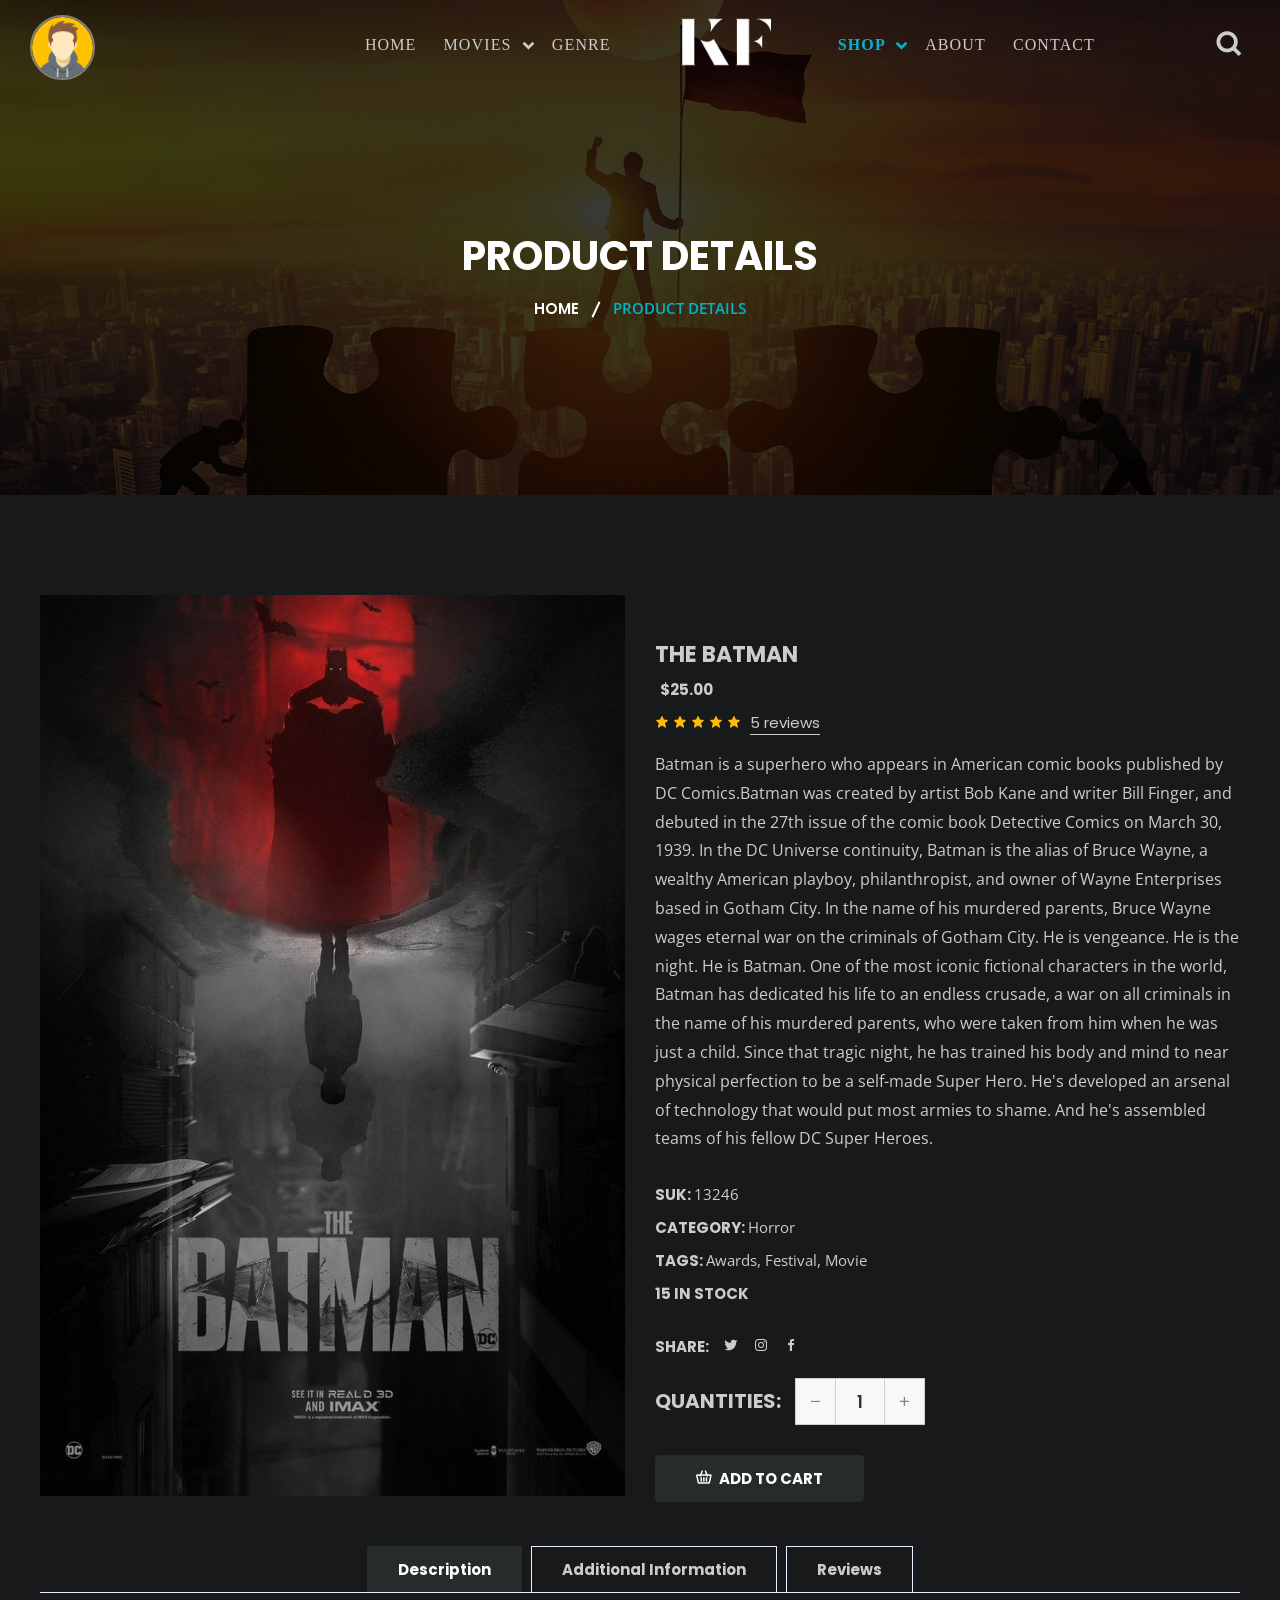
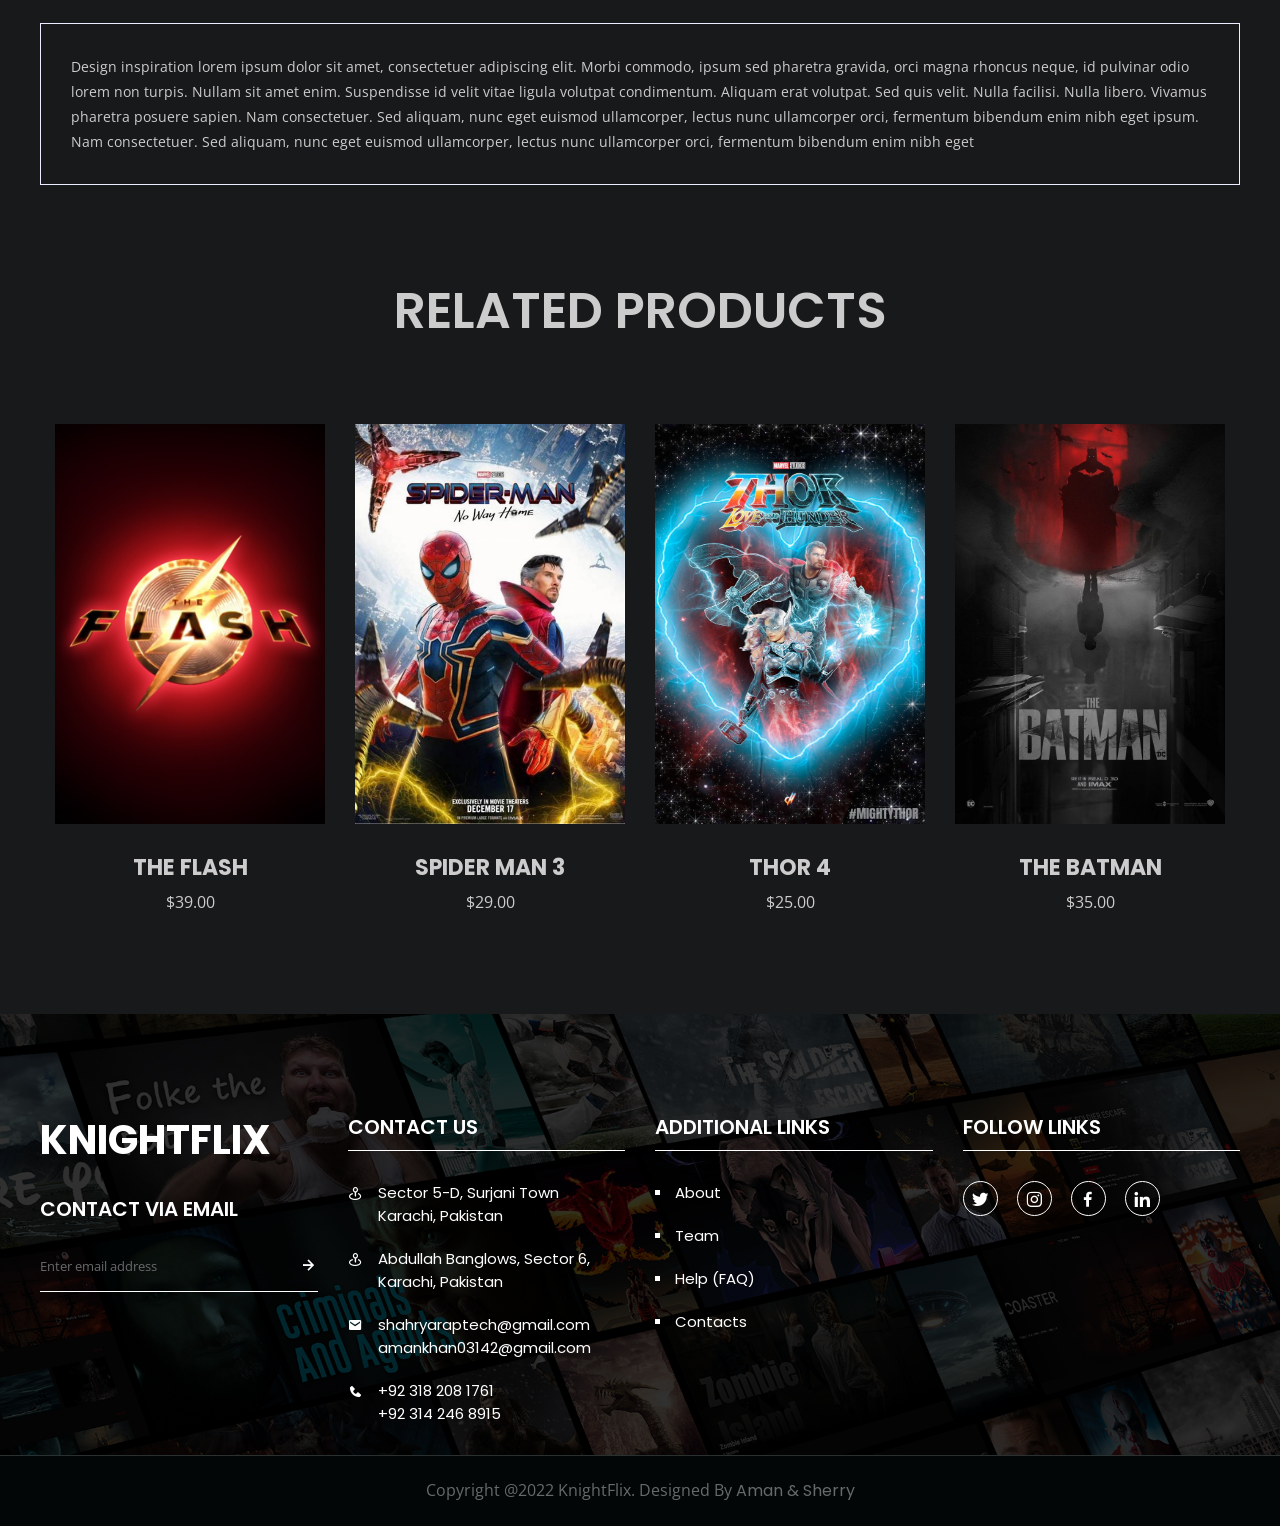
<file: KnightFlix/productDetail.html>
<!doctype html>
<html lang="zxx">


<head>
    <!-- Required meta tags -->
    <meta charset="utf-8">
    <meta name="viewport" content="width=device-width, initial-scale=1, shrink-to-fit=no">
    <link rel="shortcut icon" type="image/png" href="movieImg/kf-logo.png">

    <!-- Bootstrap CSS -->
    <link rel="stylesheet" href="cartAssets/css/bootstrap.min.css">
    <link rel="stylesheet" href="css/Search.css">
    <!-- Owl Theme Default CSS -->
    <link rel="stylesheet" href="cartAssets/css/owl.theme.default.min.css">
    <!-- Owl Carousel CSS -->
    <link rel="stylesheet" href="cartAssets/css/owl.carousel.min.css">
    <link rel="stylesheet" href="cartAssets/css/boxicons.min.css">
    <!-- Flaticon CSS -->
    <link rel="stylesheet" href="cartAssets/css/flaticon.css">
    <!-- Style CSS -->
    <link rel="stylesheet" href="cartAssets/css/style.css">
    <!-- Responsive CSS -->
    <link rel="stylesheet" href="css/home.css">
    <link rel="stylesheet" href="css\Cart.css">
    <link rel="stylesheet" href="https://cdnjs.cloudflare.com/ajax/libs/font-awesome/4.7.0/css/font-awesome.min.css">
    <!-- Responsive CSS -->
    <link rel="stylesheet" href="css/responsive.css">
    <!-- Favicon -->
    <link rel="icon" type="image/png" href="cartAssets/img/favicon.png">
    <!-- Title -->
    <title>KnightFlix - Movies Watching & Ticket Booking</title>

</head>

<body>
    <!-- Start Preloader Area -->
    <div class="loader-wrapper">
        <div class="loader"></div>
        <div class="loader-section section-left"></div>
        <div class="loader-section section-right"></div>
    </div>
    <!-- End Preloader Area -->
 <!-- Navigation Bar Start -->
 <nav class="navbar navbar-fixed-top navbar-bg-switch">

    <div class="container">
        <!-- Start Navbar Area -->
        <div class="navbar-area">
            <!-- Menu For Mobile Device -->
            <div class="mobile-nav">
            </div>
            <!-- Menu For Desktop Device -->
            <div class="main-navigation fadeIn-element main-nav">
                <div class=" collapse navbar-collapse mean-menu">
                    <ul class="nav navbar-nav navbar-right ">
                        <li class="nav-item">
                            <a href="Home-page.html" class="nav-link page-scroll link-underline-menu  ">
                                Home
                            </a>
                        </li>
                        <li class="nav-item">
                            <a href="#" class="nav-link page-scroll link-underline-menu ">Movies
                            <i class="bx bx-chevron-down"></i>
                        </a>
                        <ul class="dropdown-menu">
                            <li class="nav-item">
                                <a href="movies-page.html" class="nav-link">Movies</a>
                            </li>
                          
                            <li class="nav-item">
                                <a href="Trailers.html" class="nav-link">Trailers</a>
                            </li>
                        </ul>
                        </li>
                        <li class="nav-item" >
                            <a href="genre.html" class="nav-link page-scroll link-underline-menu ">Genre</a>
                        </li>
                       
                        <li class="nav-item" id="title">

                                    <h1 class="title"><img src="movieImg/kf-logo-letter-initial-logo-designs-template-free-vector-removebg.png" class="img1"></h1>
                                    <h1 class="title-light"><img src="movieImg/kf-logo.png" class="img1"></h1>

                        </li>



                        <li class="nav-item">
                            <a href="#" class="nav-link page-scroll link-underline-menu active">
                                Shop
                                <i class="bx bx-chevron-down"></i>
                            </a>
                            <ul class="dropdown-menu">
                                <li class="nav-item">
                                    <a href="shop-page.html" class="nav-link">Shop</a>
                                </li>
                                <li class="nav-item">
                                    <a href="cart-page.html" class="nav-link">Cart</a>
                                </li>
                                <li class="nav-item">
                                    <a href="checkout.html" class="nav-link">Checkout</a>
                                </li>
                                <li class="nav-item">
                                    <a href="productDetail.html" class="nav-link active">Product Details</a>
                                </li>
                                <li class="nav-item">
                                    <a href="wishlist.html" class="nav-link">Wishlist</a>
                                </li>
                            </ul>
                        </li>

                        <li class="nav-item">
                            <a href="about.html" class="nav-link page-scroll link-underline-menu">
                                about
                            </a>


                        </li>
                        <li class="nav-item">
                            <a href="Contact-page.html" class="nav-link page-scroll link-underline-menu">
                                contact
                            </a>
                        </li>
                    </ul>
                </div>
            </div>
        </div>
    </div>
    <div class="wrapper">
    </div> 
<div class="close-btn">
    <i class='bx bxs-x-square'></i>     </div> 
 <div class="search-btn">
    <i class='bx bx-search icon'></i>
</div>


 <div class="wrap">
    <div class="search">
       <input type="text" class="searchTerm" placeholder="What are you looking for?" onkeyup="search()" id="search-Bar">
       <button type="submit" class="search-Button">
        <i class='bx bx-search icon'></i>
    </button>
    </div>
    <div class="container-movie row-movie " id="product-list">

    </div>
 </div>
 <img src="movieImg/kf-logo-letter-initial-logo-designs-template-free-vector-removebg.png" id="mobile-img"></h1>
 <img src="movieImg/kf-logo.png" id="mobile-img-light"></h1>


</nav>
<!-- Navigation Bar End -->

<!-- SideBar Html Start -->
<nav class="sidebar close" id="nav1">
    <i class='bx bx-x siderbarClose' id="toggle1"></i>
    <header>
        <div class="image-text">
            <div class="image">
                <img src="img/avatar-370-456322-512.webp" id="photo" class="toggle1">
                <input type="file" id="file">
                <label for="file" id="uploadBtn">Choose Photo</label>
            </div>
        </div>
    </header>
    <div class="text logo-text">
        <span class="name" id="getName">sss</span>
        <span class="profession" id="getEmail">ss</span>
    </div>
    <div class="menu-bar">
        <div class="menu">
            
            <ul class="menu-links">
                <li class="nav-link">
                    <a href="Home-page.html">
                        <i class='bx bx-home-alt icon'></i>
                        <span class="text nav-text">Home</span>
                    </a>
                </li>
                
                <li class="nav-link">
                    <a href="shop-page.html">
                        <i class='bx bx-shopping-bag icon'></i> <span class="text nav-text">Shop</span>
                    </a>
                </li>
                <li class="nav-link">
                    <a href="cart-page.html">
                        <i class='bx bx-cart icon'></i> 
                        <span class="text nav-text">Cart</span></a>
                </li>
                <li class="">
                    <a href="index.html">
                        <i class='bx bx-log-out icon'></i>
                        <span class="text nav-text">Logout</span>
                    </a>
                </li>
                
                <li class="mode">
                    <div class="sun-moon">
                        <i class='bx bx-moon icon moon'></i>
                        <i class='bx bx-sun icon sun'></i>
                    </div>
                    <span class="mode-text text">Dark mode</span>

                    <div class="toggle-switch">
                        <span class="switch"></span>
                    </div>
                </li>
            </ul>
        </div>
    </div>
</nav>
<!-- SideBar Html End -->
    <!-- Start Page Title Area -->
    <div class="page-title-area bg-12">
        <div class="container">
            <div class="page-title-content">
                <h2>Product Details</h2>
                <ul>
                    <li>
                        <a href="Home-page.html">
                            Home
                        </a>
                    </li>

                    <li class="active">Product Details</li>
                </ul>
            </div>
        </div>
    </div>
    <!-- End Page Title Area -->

    <!-- Start Product Details Area -->
    <section class="product-details-area ptb-100">
        <div class="container">
            <div class="row align-items-center">
                <div class="col-lg-6 col-md-12">
                    <div class="product-details-image">
                        <img src="movieImg/ticket4.jpg" alt="Image" >
                    </div>
                </div>

                <div class="col-lg-6 col-md-12" style="margin-top: 33px">
                    <div class="product-details-desc">
                        <h3>The Batman </h3>

                        <div class="price">
                            <span class="new-price">$25.00</span>
                        </div>

                        <div class="product-review">
                            <div class="rating">
                                <i class='bx bxs-star'></i>
                                <i class='bx bxs-star'></i>
                                <i class='bx bxs-star'></i>
                                <i class='bx bxs-star'></i>
                                <i class='bx bxs-star'></i>
                            </div>
                            <a href="#" class="rating-count">5 reviews</a>
                        </div>

                        <p>Batman is a superhero who appears in American comic books published by DC Comics.Batman was created by artist Bob Kane and writer Bill Finger, and debuted in the 27th issue of the comic book Detective Comics on March 30, 1939. In the DC Universe continuity, Batman is the alias of Bruce Wayne, a wealthy American playboy, philanthropist, and owner of Wayne Enterprises based in Gotham City. In the name of his murdered parents, Bruce Wayne wages eternal war on the criminals of Gotham City. He is vengeance. He is the night. He is Batman.

                            One of the most iconic fictional characters in the world, Batman has dedicated his life to an endless crusade, a war on all criminals in the name of his murdered parents, who were taken from him when he was just a child. Since that tragic night, he has trained his body and mind to near physical perfection to be a self-made Super Hero. He's developed an arsenal of technology that would put most armies to shame. And he's assembled teams of his fellow DC Super Heroes.
                            
                       </p>

                        <ul class="product-summery">
                            <li>SUK: <span> 13246</span></li>
                            <li>Category: <span> Horror</span></li>
                            <li>Tags: <span> Awards, Festival, Movie</span></li>
                            <li>15 in stock</li>
                        </ul>

                        <ul class="social-wrap">
                            <li>
                                <span>Share:</span>
                            </li>
                            <li>
                                <a href="#" target="_blank">
                                    <i class="bx bxl-twitter"></i>
                                </a>
                            </li>
                            <li>
                                <a href="#" target="_blank">
                                    <i class="bx bxl-instagram"></i>
                                </a>
                            </li>
                            <li>
                                <a href="#" target="_blank">
                                    <i class="bx bxl-facebook"></i>
                                </a>
                            </li>
                        </ul>

                        <div class="product-add-to-cart">
                            <h3>Quantities:</h3>
                            <div class="input-counter">
                                <span class="minus-btn">
                                    <i class='bx bx-minus'></i>
                                </span>
                                <input type="text" value="1">
                                <span class="plus-btn">
                                    <i class='bx bx-plus'></i>
                                </span>
                            </div>
                        </div>

                        <button type="submit" class="default-btn two">
                            <i class="flaticon-shopping-cart"></i>
                            Add to Cart
                        </button>
                    </div>
                </div>

                <div class="col-lg-12 col-md-12">
                    <div class="tab products-details-tab">
                        <div class="row">
                            <div class="col-lg-12 col-md-12">
                                <ul class="tabs">
                                    <li>
                                        <a href="#">
                                            Description
                                        </a>
                                    </li>
                                    <li>
                                        <a href="#">
                                            Additional information
                                        </a>
                                    </li>
                                    <li>
                                        <a href="#">
                                            Reviews
                                        </a>
                                    </li>
                                </ul>
                            </div>

                            <div class="col-lg-12 col-md-12">
                                <div class="tab_content">
                                    <div class="tabs_item">
                                        <div class="products-details-tab-content">
                                            <p>Design inspiration lorem ipsum dolor sit amet, consectetuer adipiscing
                                                elit. Morbi commodo, ipsum sed pharetra gravida, orci magna rhoncus
                                                neque, id pulvinar odio lorem non turpis. Nullam sit amet enim.
                                                Suspendisse
                                                id velit vitae ligula volutpat condimentum. Aliquam erat volutpat. Sed
                                                quis velit. Nulla facilisi. Nulla libero. Vivamus pharetra posuere
                                                sapien. Nam consectetuer. Sed aliquam, nunc eget euismod ullamcorper,
                                                lectus nunc ullamcorper orci, fermentum bibendum enim nibh eget ipsum.
                                                Nam consectetuer. Sed aliquam, nunc eget euismod ullamcorper, lectus
                                                nunc ullamcorper orci, fermentum bibendum enim nibh eget</p>
                                        </div>
                                    </div>

                                    <div class="tabs_item">
                                        <div class="products-details-tab-content">
                                            <ul class="additional-information">
                                                <li><span>Brand:</span> KnightFlix</li>
                                                <li><span>Language:</span> English</li>
                                                <li><span>Country:</span> Usa</li>
                                                <li><span>Views:</span>10Million+</li>
                                                <li><span>Genre</span>Action</li>
                                            </ul>
                                        </div>
                                    </div>

                                    <div class="tabs_item">
                                        <div class="products-details-tab-content">
                                            <div class="product-review-form">
                                                <h3>Customer Reviews</h3>

                                                <div class="review-title">
                                                    <div class="rating">
                                                        <i class='bx bxs-star'></i>
                                                        <i class='bx bxs-star'></i>
                                                        <i class='bx bxs-star'></i>
                                                        <i class='bx bxs-star'></i>
                                                        <i class='bx bxs-star'></i>
                                                    </div>
                                                    <p>Based on 2 reviews</p>
                                                </div>

                                                <div class="review-comments">
                                                    <div class="review-item">
                                                        <div class="rating">
                                                            <i class='bx bxs-star'></i>
                                                            <i class='bx bxs-star'></i>
                                                            <i class='bx bxs-star'></i>
                                                            <i class='bx bxs-star'></i>
                                                            <i class='bx bxs-star'></i>
                                                        </div>
                                                        <h3>Good</h3>
                                                        <span><strong>Admin</strong> on <strong>Sep 21,
                                                                2019</strong></span>
                                                        <p>Lorem ipsum dolor sit amet, consectetur adipiscing elit, sed
                                                            do eiusmod tempor incididunt ut labore et dolore magna
                                                            aliqua. Ut enim ad minim veniam, quis nostrud exercitation.
                                                        </p>

                                                        <a href="#" class="review-report-link">Reply</a>
                                                    </div>

                                                    <div class="review-item">
                                                        <div class="rating">
                                                            <i class='bx bxs-star'></i>
                                                            <i class='bx bxs-star'></i>
                                                            <i class='bx bxs-star'></i>
                                                            <i class='bx bxs-star'></i>
                                                            <i class='bx bxs-star'></i>
                                                        </div>
                                                        <h3>Good</h3>
                                                        <span><strong>Admin</strong> on <strong>Sep 21,
                                                                2019</strong></span>
                                                        <p>Lorem ipsum dolor sit amet, consectetur adipiscing elit, sed
                                                            do eiusmod tempor incididunt ut labore et dolore magna
                                                            aliqua. Ut enim ad minim veniam, quis nostrud exercitation.
                                                        </p>

                                                        <a href="#" class="review-report-link">Reply</a>
                                                    </div>
                                                </div>

                                                <div class="review-form">
                                                    <h3>Write a Review</h3>

                                                    <form>
                                                        <div class="row">
                                                            <div class="col-lg-6 col-md-6">
                                                                <div class="form-group">
                                                                    <label>Name</label>
                                                                    <input type="text" id="name" name="name"
                                                                        placeholder="Enter your name"
                                                                        class="form-control">
                                                                </div>
                                                            </div>

                                                            <div class="col-lg-6 col-md-6">
                                                                <div class="form-group">
                                                                    <label>Email</label>
                                                                    <input type="email" id="email" name="email"
                                                                        placeholder="Enter your email"
                                                                        class="form-control">
                                                                </div>
                                                            </div>

                                                            <div class="col-lg-12 col-md-12">
                                                                <div class="form-group">
                                                                    <label>Review Title</label>
                                                                    <input type="text" id="review-title"
                                                                        name="review-title"
                                                                        placeholder="Enter your review a title"
                                                                        class="form-control">
                                                                </div>
                                                            </div>

                                                            <div class="col-lg-12 col-md-12">
                                                                <div class="form-group">
                                                                    <label>Body of Review (2000)</label>
                                                                    <textarea name="review-body" id="review-body"
                                                                        cols="30" rows="8"
                                                                        placeholder="Write your comments here"
                                                                        class="form-control"></textarea>
                                                                </div>
                                                            </div>

                                                            <div class="col-lg-12 col-md-12">
                                                                <button type="submit" class="btn default-btn two">Submit
                                                                    Review</button>
                                                            </div>
                                                        </div>
                                                    </form>
                                                </div>
                                            </div>
                                        </div>
                                    </div>
                                </div>
                            </div>
                        </div>
                    </div>
                </div>
            </div>
        </div>
    </section>
    <!-- End Product Details Area -->

    <!-- Start Latest Trailer Area Two -->
    <section class="latest-trailer-two pb-70">
        <div class="container-contact">
            <div class="section-title">
                
                <h2>Related Products
    
                   
                </h2>
            </div>
    
            <div class="latest-trailer-wrap-two owl-theme owl-carousel">
                <div class="single-shop">
                    <div class="shop-img">
                        <img src="movieImg/ticket5.jpg" alt="Image">
                        
    
                        <a href="checkout.html" class="default-btn" style="margin-bottom: 60px">
                            <i class="fa fa-ticket" ></i> BooK Ticket
                        </a>
                        <a  class="default-btn" onclick="addCart1()">
                            <i class="flaticon-shopping-cart"></i> Add To Cart
                        </a>
                        <div class="fav" id="fav" onclick="addCart1()"><i class="bx bx-heart"></i></div>
    
                    </div>
    
                    <h3>
                        <a href="product-details.html">
                            The Flash
                        </a>
                    </h3>
                    <span>$39.00</span>
                </div>
    
                <div class="single-shop">
                    <div class="shop-img">
                        <img src="movieImg/ticket2.jfif" alt="Image">
    
                        <a href="checkout.html" class="default-btn" style="margin-bottom: 60px">
                            <i class="fa fa-ticket" ></i> BooK Ticket
                        </a>
                        <a  class="default-btn" onclick="addCart2()">
                            <i class="flaticon-shopping-cart"></i> Add To Cart
                        </a>
                        <div class="fav" id="fav1" onclick="addCart2()"><i class="bx bx-heart"></i></div>
    
                    </div>
    
                    <h3>
                        <a href="product-details.html">
                            Spider Man 3
                        </a>
                    </h3>
                    <span>$29.00</span>
                </div>
    
                <div class="single-shop">
                    <div class="shop-img">
                        <img src="movieImg/ticket3.jpg" alt="Image">
    
                        <a href="checkout.html" class="default-btn" style="margin-bottom: 60px">
                            <i class="fa fa-ticket" ></i> BooK Ticket
                        </a>
                        <a  class="default-btn" onclick="addCart3()">
                            <i class="flaticon-shopping-cart"></i> Add To Cart
                        </a>
                        <div class="fav" id="fav2" onclick="addCart3()"><i class="bx bx-heart"></i></div>
    
                    </div>
    
                    <h3>
                        <a href="product-details.html">
                            Thor 4
                        </a> 
                    </h3>
                    <span>$25.00</span>
                </div>
    
                <div class="single-shop">
                    <div class="shop-img">
                        <img src="movieImg/ticket4.jpg" alt="Image">
                        
    
                        <a href="checkout.html" class="default-btn" style="margin-bottom: 60px">
                            <i class="fa fa-ticket" ></i> BooK Ticket
                        </a>
                        <a   class="default-btn" onclick="addCart4()">
                            <i class="flaticon-shopping-cart"></i> Add To Cart
                        </a>
                        <div class="fav" id="fav3" onclick="addCart4()"><i class="bx bx-heart" ></i></div>
    
                    </div>
    
                    <h3>
                        <a href="product-details.html">
                            The Batman
                        </a>
    
                    </h3>
                    <span>$35.00</span>
                </div>
            </div>
        </div>
    </section>
    <!-- End Latest Trailer Area Two -->
    		<!-- Start Footer Area -->
		<footer class="footer-top-area pt-100 ">
			<div class="container">
				<div class="row">
					<div class="col-lg-3 col-md-6">
						<div class="single-widget">
                            <div class="footer-title">
                                <h1 class="title">KNIGHTFLIX</h1>
                            </div>
							<div class="newsletter-wrap">
								<h3>Contact Via Email</h3>
								<form class="newsletter-form" data-toggle="validator">
									<input type="email" class="form-control" placeholder="Enter email address" name="EMAIL" required autocomplete="off">
		
									<button class="send-btn" type="submit">
										<i class="bx bx-right-arrow-alt"></i>
									</button>
		
									<div id="validator-newsletter-2" class="form-result"></div>
								</form>
							</div>

						
						</div>
					</div>

					<div class="col-lg-3 col-md-6">
						<div class="single-widget">
							<h3>Contact Us</h3>

							<ul class="address">
								<li>
                                    <i class='bx bx-map-pin' ></i>
                                    <span>Sector 5-D, Surjani Town<br> Karachi, Pakistan</span>
								</li>
                                <li>
                                
                                    <i class='bx bx-map-pin'></i>
                                    <span>Abdullah Banglows, Sector 6,<br> Karachi, Pakistan</span>
                                    
								</li>

								<li>
                                    <i class='bx bxs-envelope' ></i>
                                    <a href="mailto:shahryaraptech@gmail.com" target="_self">shahryaraptech@gmail.com</a>
                                    <a href="mailto:shahryaraptech@gmail.com" target="_self">amankhan03142@gmail.com</a>

									
								</li>

								<li>
                                    <i class='bx bxs-phone' ></i>
                                    <a href="tel:+92-318-208-1761">+92 318 208 1761</a>
                                    <a href="tel:+92-314-246-8915">+92 314 246 8915</a>
								</li>
							</ul>
						</div>
					</div>
					
					<div class="col-lg-3 col-md-6">
						<div class="single-widget">
							<h3>Additional Links</h3>

							<ul class="additional-link">
								<li>
									<a href="#">About</a>
								</li>
								<li>
									<a href="#">Team</a>
								</li>
								<li>
									<a href="#">Help (FAQ)</a>
								</li>
								<li>
									<a href="#">Contacts</a>
								</li>
							</ul>
						</div>
					</div>

					<div class="col-lg-3 col-md-6">
						<div class="single-widget">
							<h3>Follow Links</h3>

                            <ul class="social-wrap">
								<li>
									<a href="https://twitter.com/i/flow/login" target="_blank">
										<i class="bx bxl-twitter"></i>
									</a>
								</li>

								<li>
									<a href="https://www.instagram.com/" target="_blank">
										<i class="bx bxl-instagram"></i>
									</a>
								</li>

								<li>
									<a href="https://web.facebook.com/?_rdc=1&_rdr" target="_blank">
										<i class="bx bxl-facebook"></i>
									</a>
								</li>

								<li>
									<a href="https://www.linkedin.com/login" target="_blank">
                                        <i class='bx bxl-linkedin' ></i>
    									</a>
								</li>
							</ul>
						</div>
					</div>
				</div>
			</div>
		</footer>
		<!-- End Footer Area -->

		<!-- Start Footer Bottom Area -->
		<footer class="footer-bottom-area">
			<div class="container">
				<div class="copyright-wrap">
					<p>Copyright @2022 KnightFlix. Designed By <a>Aman & Sherry</a></p>
				</div>
			</div>
		</footer>
		<!-- End Footer Bottom Area -->
    <!-- Start Go Top Area -->
    <div class="go-top">
        <i class='bx bx-chevrons-up'></i>
        <i class='bx bx-chevrons-up'></i>
    </div>
    <!-- End Go Top Area -->

    <script src="js/demoData.js"></script>
    <script>
        var newProduct = "";
    
        for (var i in products) 
        {
        
   
            newProduct += "<div class='movie_card ' >" +
                    "<div class='info_section'>" + 
                    " <img class='locandina' src=" + products[i].picture+ " /> " + 
                    "<div class='video-button'>"+
                        "<a class='video-btn'>"+
                            "<i class='bx bx-play'></i>"+
                            "</a>"+
                            " </div>"+
                    "<div class='movie_header'>" +
                    "<h1>" + products[i].MName + "</h1>" + 
                    "<h4>Release Date " + products[i].ReleaseD + "</h4>" + 
                    "<span class='minutes'>" + products[i].RunTime + "min</span>" + 
                    "<p class='type'>" + products[i].Genre + "</p>" + 
                    "</div>" + 
                    "<div class='movie_desc'>" + 
                    "    <p class='desc-text'> " + products[i].ShortDesc + " " + 
                    " </p>" + 
                    "</div>" + 
                        "</div>"+
                        "<div class='blur_back'><img src=" + products[i].picture + " ></div>"+
    
                        "</div>"+
                        "</div>";
        }
        document.getElementById("product-list").innerHTML += newProduct;
    </script>
    <script src="js/Search.js"></script>
    <!-- scripts start -->
    <script src="js/plugins.js">
    </script>
    <script src="js/intro.js"></script>
    </script>
    <script src="js/home.js"></script>
    <script src="assets/js/jquery-3.5.1.slim.min.js"></script>
    <!-- Bootstrap JS -->
    <script src="js/bootstrap.min.js"></script>
    <!-- Meanmenu JS -->
    <script src="js/jquery.meanmenu.js"></script>
    <!-- Wow JS -->
    <!-- Owl Carousel JS -->
    <script src="js/owl.carousel.js"></script>
    <!-- Carousel Thumbs JS -->
    <script src="js/carousel-thumbs.js"></script>
    <!-- Owl Magnific JS -->
    <script src="assets/js/jquery.magnific-popup.min.js"></script>
    <!-- Nice Select JS -->
    <script src="assets/js/jquery.nice-select.min.js"></script>
    <script src="js/jquery-1.12.4.min.js"></script>
    <script src="js/jquery.counterup.min.js"></script>
    <script src="js/jquery.magnific-popup.min.js"></script>
    <script src="js/main.js"></script>
    <script src="js/jquery-3.5.1.min.js"></script>
    <script src="js/plugins1.js"></script>
    <script src="js/main2.js"></script>
    <script src="js/app.js"></script>
    <script src="js/FavIcon.js"></script>
    <!-- Jquery-3.5.1.Slim.Min.JS -->
    <script src="cartAssets/js/jquery-3.5.1.slim.min.js"></script>
    <!-- Popper JS -->
    <!-- Bootstrap JS -->
    <script src="cartAssets\js\bootstrap.min.js"></script>
    <!-- Meanmenu JS -->
    <script src="cartAssets/js/jquery.meanmenu.js"></script>
    <!-- Owl Carousel JS -->
    <script src="cartAssets/js/owl.carousel.js"></script>
    <!-- Carousel Thumbs JS -->
    <script src="cartAssets/js/carousel-thumbs.js"></script>
    <!-- Owl Magnific JS -->
    <!-- Nice Select JS -->
    <script src="cartAssets/js/jquery.nice-select.min.js"></script>
    <!-- Custom JS -->
    <script src="cartAssets/js/custom.js"></script>
    <script src="js/CartAddRem.js"></script>
    <script src="js/CartFuntionatliy.js"></script>
    <!-- scripts end -->


</body>

<!-- Mirrored from templates.envytheme.com/vidnext/default/product-details.html by HTTrack Website Copier/3.x [XR&CO'2014], Wed, 06 Jul 2022 13:34:46 GMT -->

</html>
</file>
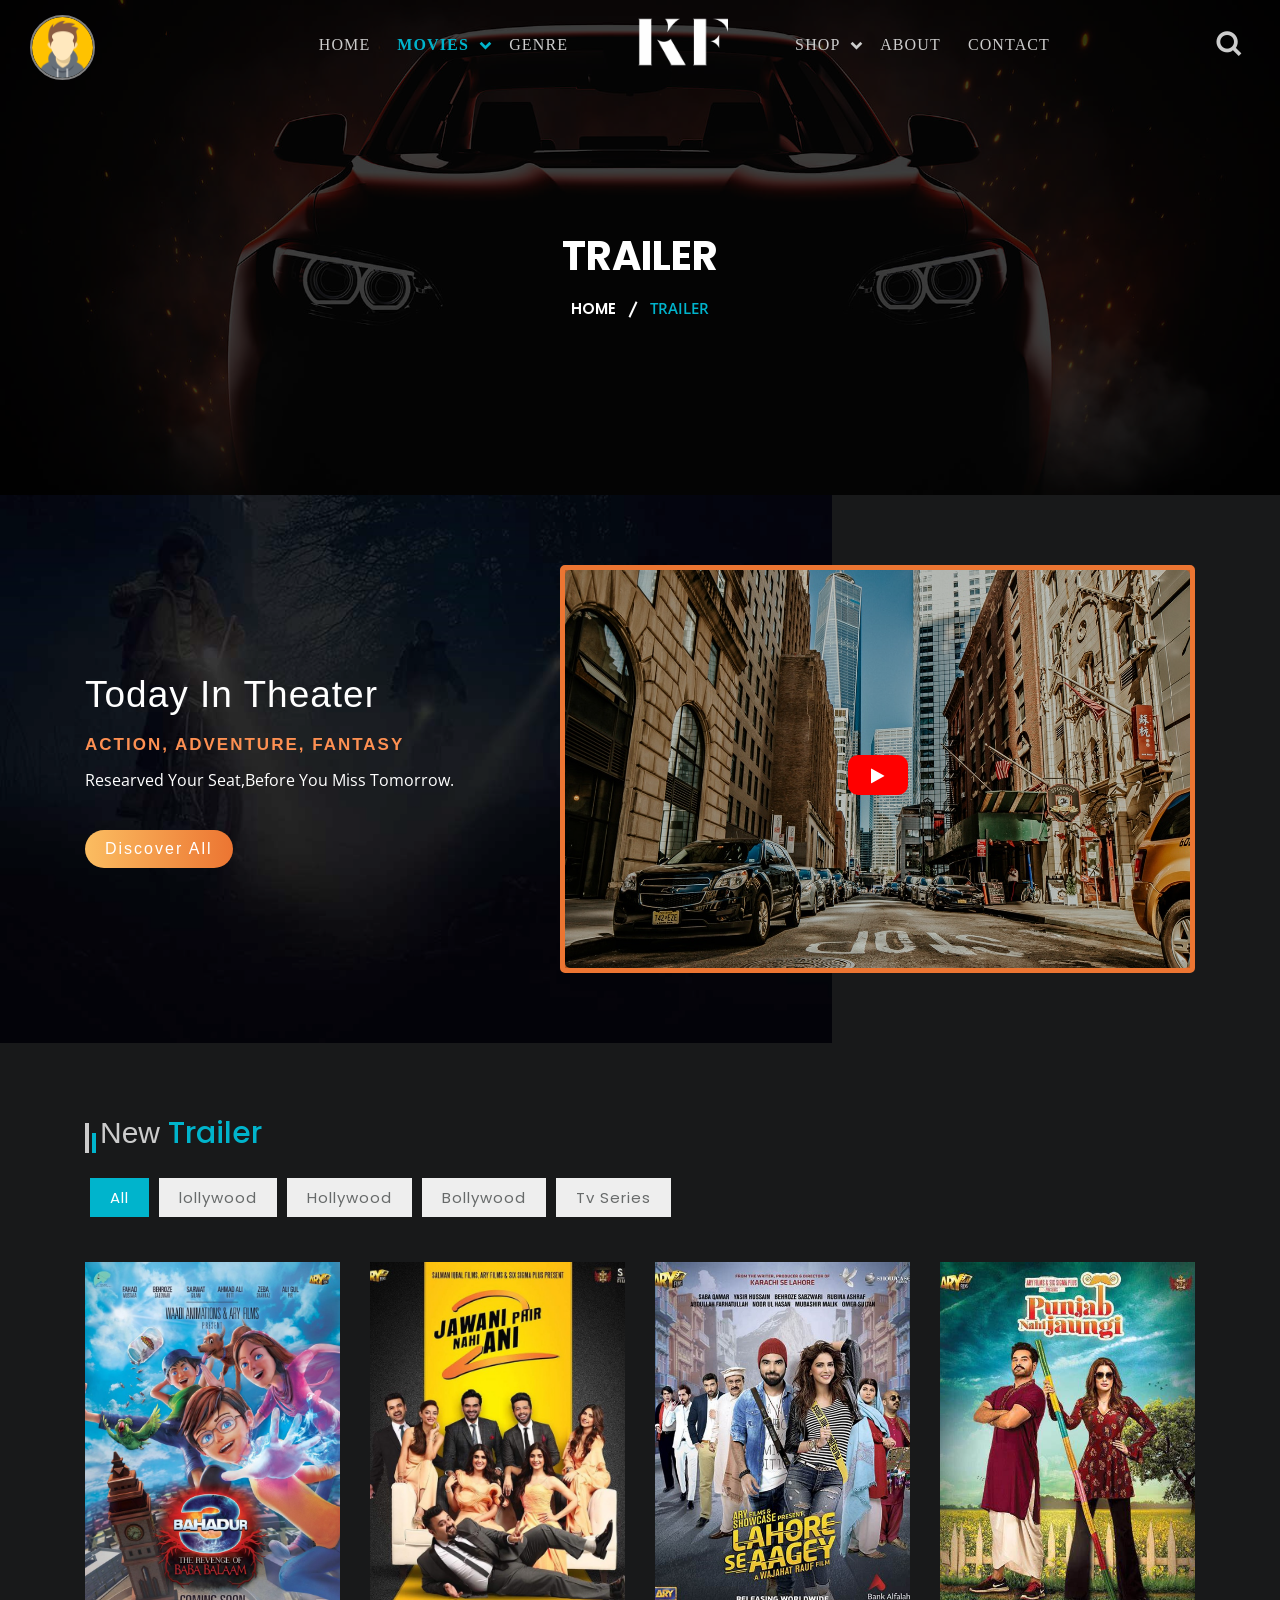
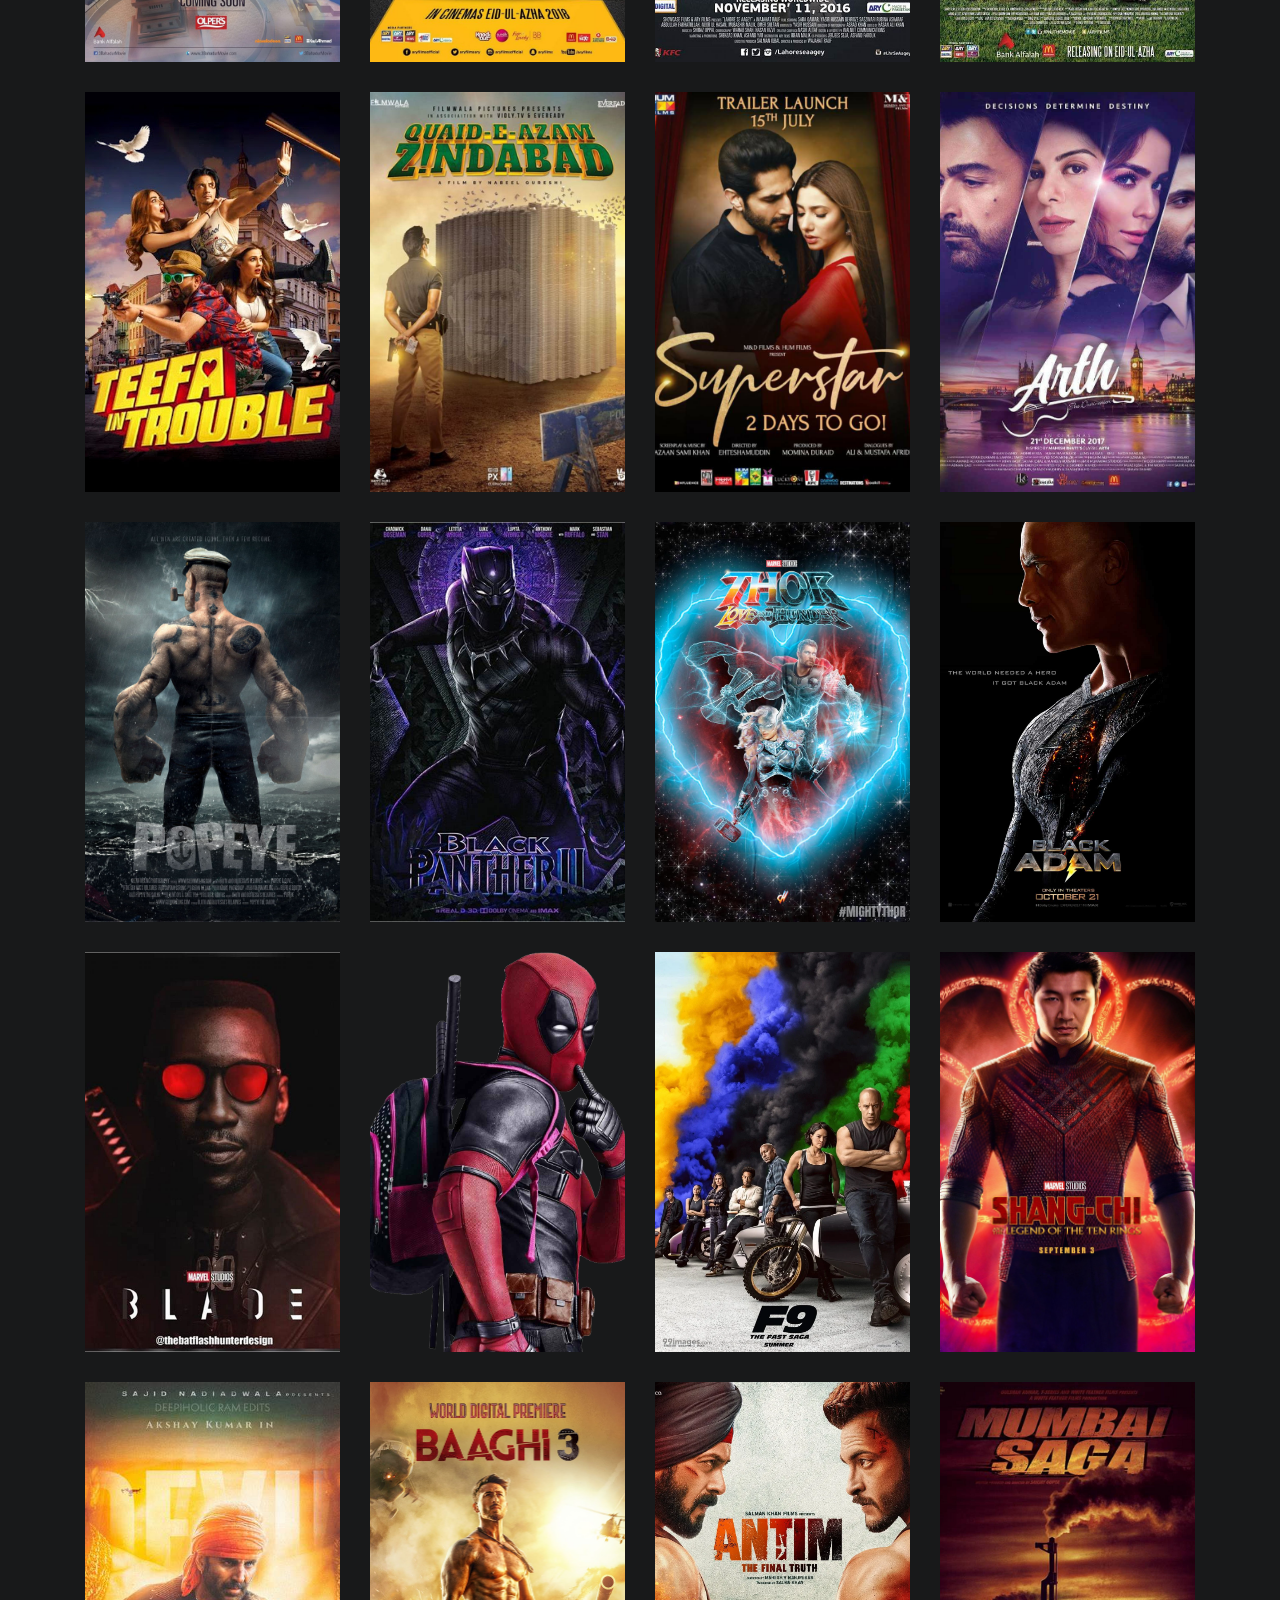
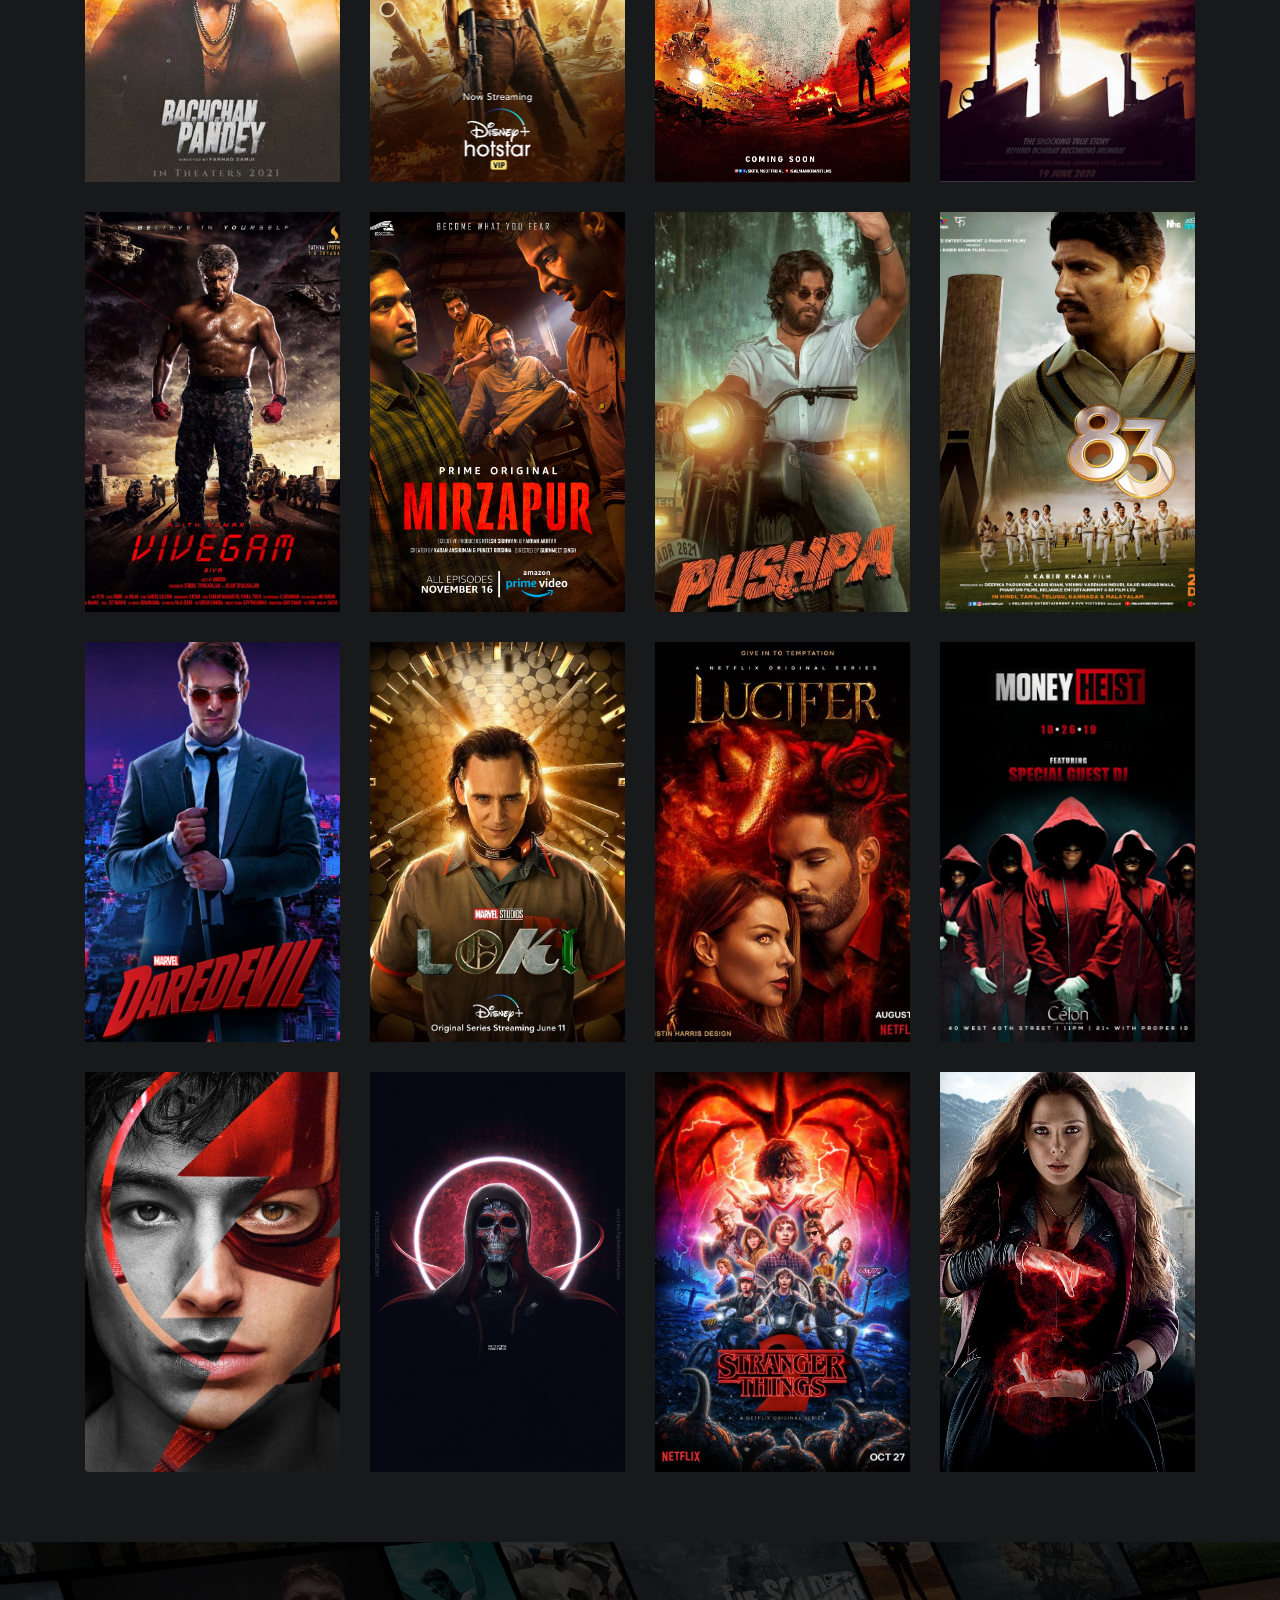
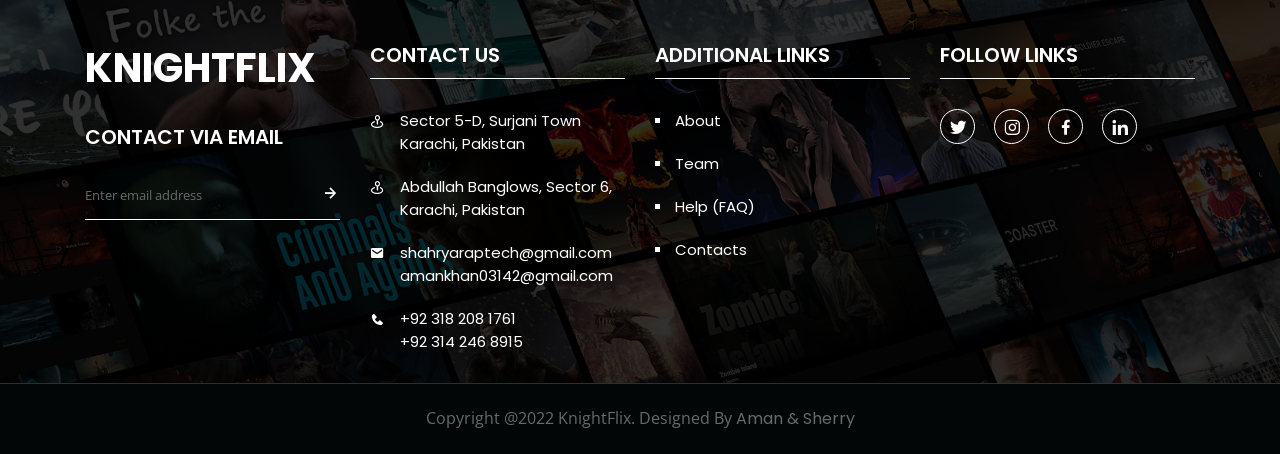
<file: KnightFlix/Trailers.html>
<!doctype html>
<html lang="zxx">


<head>
    <!-- Required meta tags -->
    <meta charset="utf-8">
    <meta name="viewport" content="width=device-width, initial-scale=1, shrink-to-fit=no">
    <link rel="shortcut icon" type="image/png" href="movieImg/kf-logo.png">


    <link rel="stylesheet" href="css/home.css">
    <link rel="stylesheet" href="css/Search.css">
    <!-- Responsive CSS -->
    <link rel="stylesheet" href="css/responsive.css">
    <link rel="stylesheet" href="css\Cart.css">
    <link rel="stylesheet" href="css\cartResponsive.css">
    <link rel="stylesheet" href="cartAssets/css/bootstrap.min.css">
    <!-- Owl Theme Default CSS -->
    <link rel="stylesheet" href="cartAssets/css/owl.theme.default.min.css">
    <!-- Owl Carousel CSS -->
    <link rel="stylesheet" href="cartAssets/css/owl.carousel.min.css">
    <link rel="stylesheet" href="cartAssets/css/boxicons.min.css">
    <!-- Flaticon CSS -->
    <link rel="stylesheet" href="cartAssets/css/flaticon.css">
    <!-- Style CSS -->
    <link rel="stylesheet" href="cartAssets/css/style.css">
    <link rel="stylesheet" href="css/trailer.css">

    <link rel="stylesheet" href="https://cdnjs.cloudflare.com/ajax/libs/font-awesome/4.7.0/css/font-awesome.min.css">
    <!-- ===== Boxicons CSS ===== -->
    <link href='https://unpkg.com/boxicons@2.1.1/css/boxicons.min.css' rel='stylesheet'>
    <link
        href="http://fonts.googleapis.com/css?family=Raleway:100,200,300,400,500,600,700,800,900%7CMontserrat:400,700%7COswald:300,400,700"
        rel="stylesheet" type="text/css">
    <title>KnightFlix - Movies Watching & Ticket Booking</title>
</head>
<body>
     <!-- Start Preloader Area -->
     <div class="loader-wrapper">
        <div class="loader"></div>
        <div class="loader-section section-left"></div>
        <div class="loader-section section-right"></div>
    </div>
    <!-- End Preloader Area -->
 <!-- Navigation Bar Start -->
 <nav class="navbar navbar-fixed-top navbar-bg-switch">

   <div class="container">
       <!-- Start Navbar Area -->
       <div class="navbar-area">
           <!-- Menu For Mobile Device -->
           <div class="mobile-nav">
           </div>
           <!-- Menu For Desktop Device -->
           <div class="main-navigation fadeIn-element main-nav">
               <div class=" collapse navbar-collapse mean-menu">
                   <ul class="nav navbar-nav navbar-right ">
                       <li class="nav-item">
                           <a href="Home-page.html" class="nav-link page-scroll link-underline-menu  ">
                               Home
                           </a>
                       </li>
                       <li class="nav-item">
                           <a href="#" class="nav-link page-scroll link-underline-menu active ">Movies
                           <i class="bx bx-chevron-down"></i>
                       </a>
                       <ul class="dropdown-menu">
                           <li class="nav-item">
                               <a href="movies-page.html" class="nav-link">Movies</a>
                           </li>
                          
                           <li class="nav-item">
                               <a href="Trailers.html" class="nav-link active">Trailers</a>
                           </li>
                       </ul>
                       </li>
                       <li class="nav-item" >
                           <a href="genre.html" class="nav-link page-scroll link-underline-menu ">Genre</a>
                       </li>
                      
                       <li class="nav-item" id="title">

                                   <h1 class="title"><img src="movieImg/kf-logo-letter-initial-logo-designs-template-free-vector-removebg.png" class="img1"></h1>
                                   <h1 class="title-light"><img src="movieImg/kf-logo.png" class="img1"></h1>

                       </li>



                       <li class="nav-item">
                           <a href="#" class="nav-link page-scroll link-underline-menu">
                               Shop
                               <i class="bx bx-chevron-down"></i>
                           </a>
                           <ul class="dropdown-menu">
                               <li class="nav-item">
                                   <a href="shop-page.html" class="nav-link">Shop</a>
                               </li>
                               <li class="nav-item">
                                   <a href="cart-page.html" class="nav-link">Cart</a>
                               </li>
                               <li class="nav-item">
                                   <a href="checkout.html" class="nav-link">Checkout</a>
                               </li>
                               <li class="nav-item">
                                   <a href="productDetail.html" class="nav-link">Product Details</a>
                               </li>
                               <li class="nav-item">
                                   <a href="wishlist.html" class="nav-link">Wishlist</a>
                               </li>
                           </ul>
                       </li>

                       <li class="nav-item">
                           <a href="about.html" class="nav-link page-scroll link-underline-menu">
                               about
                           </a>


                       </li>
                       <li class="nav-item">
                           <a href="Contact-page.html" class="nav-link page-scroll link-underline-menu">
                               contact
                           </a>
                       </li>
                   </ul>
               </div>
           </div>
       </div>
   </div>
   <div class="wrapper">
   </div> 
<div class="close-btn">
   <i class='bx bxs-x-square'></i>     </div> 
<div class="search-btn">
   <i class='bx bx-search icon'></i>
</div>


<div class="wrap">
   <div class="search">
      <input type="text" class="searchTerm" placeholder="What are you looking for?" onkeyup="search()" id="search-Bar">
      <button type="submit" class="search-Button">
       <i class='bx bx-search icon'></i>
   </button>
   </div>
   <div class="container-movie row-movie " id="product-list">

   </div>
</div>
<img src="movieImg/kf-logo-letter-initial-logo-designs-template-free-vector-removebg.png" id="mobile-img"></h1>
<img src="movieImg/kf-logo.png" id="mobile-img-light"></h1>


</nav>
<!-- Navigation Bar End -->

<!-- SideBar Html Start -->
<nav class="sidebar close" id="nav1">
   <i class='bx bx-x siderbarClose' id="toggle1"></i>
   <header>
       <div class="image-text">
           <div class="image">
               <img src="img/avatar-370-456322-512.webp" id="photo" class="toggle1">
               <input type="file" id="file">
               <label for="file" id="uploadBtn">Choose Photo</label>
           </div>
       </div>
   </header>
   <div class="text logo-text">
       <span class="name" id="getName">sss</span>
       <span class="profession" id="getEmail">ss</span>
   </div>
   <div class="menu-bar">
       <div class="menu">
           
           <ul class="menu-links">
               <li class="nav-link">
                   <a href="Home-page.html">
                       <i class='bx bx-home-alt icon'></i>
                       <span class="text nav-text">Home</span>
                   </a>
               </li>
               
               <li class="nav-link">
                   <a href="shop-page.html">
                       <i class='bx bx-shopping-bag icon'></i> <span class="text nav-text">Shop</span>
                   </a>
               </li>
               <li class="nav-link">
                   <a href="cart-page.html">
                       <i class='bx bx-cart icon'></i> 
                       <span class="text nav-text">Cart</span></a>
               </li>
               <li class="">
                   <a href="index.html">
                       <i class='bx bx-log-out icon'></i>
                       <span class="text nav-text">Logout</span>
                   </a>
               </li>
               
               <li class="mode">
                   <div class="sun-moon">
                       <i class='bx bx-moon icon moon'></i>
                       <i class='bx bx-sun icon sun'></i>
                   </div>
                   <span class="mode-text text">Dark mode</span>

                   <div class="toggle-switch">
                       <span class="switch"></span>
                   </div>
               </li>
           </ul>
       </div>
   </div>
</nav>
<!-- SideBar Html End -->
    <!-- Start Page Title Area -->
    <div class="page-title-area bg-6">
        <div class="container">
            <div class="page-title-content">
                <h2>Trailer</h2>
                <ul>
                    <li>
                        <a href="Home-page.html">
                            Home
                        </a>
                    </li>

                    <li class="active">Trailer</li>
                </ul>
            </div>
        </div>
    </div>
    <!-- End Page Title Area -->


    <!-- Theater Area Start -->

    <section class="filmoja-theater-area section_70">
        <div class="container">
           <div class="row">
              <div class="col-md-5">
                 <div class="theater-left">
                    <div class="theater-box">
                       <div class="theater-text">
                          <h3>today in theater</h3>
                          <h4>Action, Adventure, Fantasy</h4>
                          <p>researved your seat,before you miss tomorrow.</p>
                          <a href="#" class="filmoja-btn">discover all</a>
                       </div>
                    </div>
                 </div>
              </div>
              <div class="col-md-7">
                 <div class="theater-slider slider-for">
                    <div class="single-theater">
                       <img src="images/background/theater.jpg" alt="theater thumb" />
                       <a class="play-video" href="https://www.youtube.com/watch?v=1Q8fG0TtVAY">
                       <i class="fa fa-play"></i>
                       </a>
                    </div>
                 </div>
              </div>
           </div>
        </div>
     </section>
     <!-- Theater Area End -->
  
      <!-- Tv Movies Area Start -->
  <section class="filmoja-tv-movies-area section_70">
      <div class="container">
         <div class="row">
            <div class="col-md-12">
               <div class="filmoja-heading">
                  <h2>New <span>Trailer</span></h2>
               </div>
            </div>
         </div>
         <div class="row">
            <div class="col-md-12">
               <div class="tv-panel-list">
                 
                    <section1>
                    <ul>
                       <li class="list active" data-filter="All">All</li>
                       <li class="list" data-filter="lollywood">lollywood</li>
                       <li class="list" data-filter="Hollywood">Hollywood</li>
                       <li class="list" data-filter="Bollywood">Bollywood</li>
                       <li class="list" data-filter="TvSeries">Tv Series</li>
                   </ul>
                    </section1>
                    
                    <div class="tab-content" id="pills-tabContent">
                       <div class="tab-pane fade show active" id="pills-popular" role="tabpanel" aria-labelledby="pills-popular-tab">
                          <div class="tab-movies">
                             <div class="row">
                                <div class="col-lg-3 col-sm-6">
                                   <div class="itemBox lollywood">
                                   <div class="single-top-movie">
                                      <div class="top-movie-wrap">
                                         <div class="top-movie-img">
                                            <a href="#">
                                            <img src="movieImg/lollywood/bhadur.jpg" />
                                            </a>
                                         </div>
                                         <div class="thumb-hover">
                                            <a class="play-video" href="https://www.youtube.com/watch?v=1Q8fG0TtVAY"><i class="fa fa-play"></i></a>
                                            <div class="thumb-date">
                                               <span>05:30</span>
                                            </div>
                                         </div>
                                      </div>
                                      
                                   </div>
                                </div>
                                </div>
                                
                                <div class="col-lg-3 col-sm-6">
                                   <div class="itemBox lollywood">
                                   <div class="single-top-movie">
                                      <div class="top-movie-wrap">
                                         <div class="top-movie-img">
                                            <a href="#">
                                            <img src="movieImg/lollywood/jawani.jfif" alt="top movies" />
                                            </a>
                                         </div>
                                         <div class="thumb-hover">
                                            <a class="play-video" href="https://www.youtube.com/watch?v=1Q8fG0TtVAY"><i class="fa fa-play"></i></a>
                                            <div class="thumb-date">
                                               <span>05:30</span>
                                            </div>
                                         </div>
                                      </div>
                                      
                                   </div>
                                </div>
                             </div>
                                <div class="col-lg-3 col-sm-6">
                                   <div class="itemBox lollywood">
                                   <div class="single-top-movie">
                                      <div class="top-movie-wrap">
                                         <div class="top-movie-img">
                                            <a href="#">
                                            <img src="movieImg/lollywood/lahore.jfif" alt="top movies" />
                                            </a>
                                         </div>
                                         <div class="thumb-hover">
                                            <a class="play-video" href="https://www.youtube.com/watch?v=1Q8fG0TtVAY"><i class="fa fa-play"></i></a>
                                            <div class="thumb-date">
                                               <span>05:30</span>
                                            </div>
                                         </div>
                                      </div>
                                      
                                   </div>
                                   </div>
                                </div>
                                <div class="col-lg-3 col-sm-6">
                                   <div class="itemBox lollywood">
                                   <div class="single-top-movie">
                                      <div class="top-movie-wrap">
                                         <div class="top-movie-img">
                                            <a href="#">
                                            <img src="movieImg/lollywood/london.jfif" alt="top movies" />
                                            </a>
                                         </div>
                                         <div class="thumb-hover">
                                            <a class="play-video" href="https://www.youtube.com/watch?v=1Q8fG0TtVAY"><i class="fa fa-play"></i></a>
                                            <div class="thumb-date">
                                               <span>05:30</span>
                                            </div>
                                         </div>
                                      </div>
                                </div>
                                   </div>
                                </div>
                             </div>
                             <!-- End Row -->
                             <div class="row">
                                <div class="col-lg-3 col-sm-6">
                                   <div class="itemBox lollywood">
                                   <div class="single-top-movie">
                                      <div class="top-movie-wrap">
                                         <div class="top-movie-img">
                                            <a href="#">
                                            <img src="movieImg/lollywood/teefa.jpg" alt="top movies" />
                                            </a>
                                         </div>
                                         <div class="thumb-hover">
                                            <a class="play-video" href="https://www.youtube.com/watch?v=1Q8fG0TtVAY"><i class="fa fa-play"></i></a>
                                            <div class="thumb-date">
                                               <span>05:30</span>
                                            </div>
                                         </div>
                                      </div>
                                      
                                   </div>
                                </div>
                                </div>
                                <div class="col-lg-3 col-sm-6">
                                   <div class="itemBox lollywood">
                                   <div class="single-top-movie">
                                      <div class="top-movie-wrap">
                                         <div class="top-movie-img">
                                            <a href="#">
                                            <img src="movieImg/lollywood/quaid.jfif" alt="top movies" />
                                            </a>
                                         </div>
                                         <div class="thumb-hover">
                                            <a class="play-video" href="https://www.youtube.com/watch?v=1Q8fG0TtVAY"><i class="fa fa-play"></i></a>
                                            <div class="thumb-date">
                                               <span>05:30</span>
                                            </div>
                                         </div>
                                      </div>
                                      
                                   </div>
                                </div>
                                </div>
                                <div class="col-lg-3 col-sm-6">
                                   <div class="itemBox lollywood">
                                   <div class="single-top-movie">
                                      <div class="top-movie-wrap">
                                         <div class="top-movie-img">
                                            <a href="#">
                                            <img src="movieImg/lollywood/superstar.png" alt="top movies" />
                                            </a>
                                         </div>
                                         <div class="thumb-hover">
                                            <a class="play-video" href="https://www.youtube.com/watch?v=1Q8fG0TtVAY"><i class="fa fa-play"></i></a>
                                            <div class="thumb-date">
                                               <span>05:30</span>
                                            </div>
                                         </div>
                                      </div>
                                      
                                   </div>
                                </div>
                                </div>
                                <div class="col-lg-3 col-sm-6">
                                   <div class="itemBox lollywood">
                                   <div class="single-top-movie">
                                      <div class="top-movie-wrap">
                                         <div class="top-movie-img">
                                            <a href="#">
                                            <img src="movieImg/lollywood/arth.jpg" alt="top movies" />
                                            </a>
                                         </div>
                                         <div class="thumb-hover">
                                            <a class="play-video" href="https://www.youtube.com/watch?v=1Q8fG0TtVAY"><i class="fa fa-play"></i></a>
                                            <div class="thumb-date">
                                               <span>05:30</span>
                                            </div>
                                         </div>
                                      </div>
                                      
                                   </div>
                                </div>
                             </div>
                             <!-- End Row -->
                          </div>
                       </div>
                       <!-- Horror area start -->
                       <div class="tab-pane fade" id="pills-upcoming" role="tabpanel" aria-labelledby="pills-upcoming-tab">
                          <div class="tab-movies">
                             <div class="row">
                                <div class="col-lg-3 col-sm-6">
                                   <div class="itemBox Hollywood">
                                   <div class="single-top-movie">
                                      <div class="top-movie-wrap">
                                         <div class="top-movie-img">
                                            <a href="#">
                                            <img src="movieImg/popye.jfif" alt="top movies" />
                                            </a>
                                         </div>
                                         <div class="thumb-hover">
                                            <a class="play-video" href="https://www.youtube.com/watch?v=1Q8fG0TtVAY"><i class="fa fa-play"></i></a>
                                            <div class="thumb-date">
                                               <span>05:30</span>
                                            </div>
                                         </div>
                                      </div>
                                      
                                   </div>
                                </div>
                                </div>
                                <div class="col-lg-3 col-sm-6">
                                   <div class="itemBox Hollywood">
                                   <div class="single-top-movie">
                                      <div class="top-movie-wrap">
                                         <div class="top-movie-img">
                                            <a href="#">
                                            <img src="movieImg/black.jfif" alt="top movies" />
                                            </a>
                                         </div>
                                         <div class="thumb-hover">
                                            <a class="play-video" href="https://www.youtube.com/watch?v=1Q8fG0TtVAY"><i class="fa fa-play"></i></a>
                                            <div class="thumb-date">
                                               <span>05:30</span>
                                            </div>
                                         </div>
                                      </div>
                                      
                                   </div>
                                </div>
                                </div>
                                <div class="col-lg-3 col-sm-6">
                                   <div class="itemBox Hollywood">
                                   <div class="single-top-movie">
                                      <div class="top-movie-wrap">
                                         <div class="top-movie-img">
                                            <a href="#">
                                            <img src="movieImg/ticket3.jpg" alt="top movies" />
                                            </a>
                                         </div>
                                         <div class="thumb-hover">
                                            <a class="play-video" href="https://www.youtube.com/watch?v=1Q8fG0TtVAY"><i class="fa fa-play"></i></a>
                                            <div class="thumb-date">
                                               <span>05:30</span>
                                            </div>
                                         </div>
                                      </div>
                                      
                                   </div>
                                </div>
                                </div>
                                <div class="col-lg-3 col-sm-6">
                                   <div class="itemBox Hollywood">
                                   <div class="single-top-movie">
                                      <div class="top-movie-wrap">
                                         <div class="top-movie-img">
                                            <a href="#">
                                            <img src="movieImg/adam.jfif" alt="top movies" />
                                            </a>
                                         </div>
                                         <div class="thumb-hover">
                                            <a class="play-video" href="https://www.youtube.com/watch?v=1Q8fG0TtVAY"><i class="fa fa-play"></i></a>
                                            <div class="thumb-date">
                                               <span>05:30</span>
                                            </div>
                                         </div>
                                      </div>
                                      
                                   </div>
                                </div>
                             </div>
                             </div>
                             <!-- End Row -->
                             <div class="row">
                                <div class="col-lg-3 col-sm-6">
                                   <div class="itemBox Hollywood">
                                   <div class="single-top-movie">
                                      <div class="top-movie-wrap">
                                         <div class="top-movie-img">
                                            <a href="#">
                                            <img src="movieImg/blade.jfif" alt="top movies" />
                                            </a>
                                         </div>
                                         <div class="thumb-hover">
                                            <a class="play-video" href="https://www.youtube.com/watch?v=1Q8fG0TtVAY"><i class="fa fa-play"></i></a>
                                            <div class="thumb-date">
                                               <span>05:30</span>
                                            </div>
                                         </div>
                                      </div>
                                      
                                   </div>
                                </div>
                                </div>
                                <div class="col-lg-3 col-sm-6">
                                   <div class="itemBox Hollywood">
                                   <div class="single-top-movie">
                                      <div class="top-movie-wrap">
                                         <div class="top-movie-img">
                                            <a href="#">
                                            <img src="movieImg/deadpool.png" alt="top movies" />
                                            </a>
                                         </div>
                                         <div class="thumb-hover">
                                            <a class="play-video" href="https://www.youtube.com/watch?v=1Q8fG0TtVAY"><i class="fa fa-play"></i></a>
                                            <div class="thumb-date">
                                               <span>05:30</span>
                                            </div>
                                         </div>
                                      </div>
                                      
                                   </div>
                                </div>
                                </div>
                                <div class="col-lg-3 col-sm-6">
                                   <div class="itemBox Hollywood">
                                   <div class="single-top-movie">
                                      <div class="top-movie-wrap">
                                         <div class="top-movie-img">
                                            <a href="#">
                                            <img src="movieImg/f9.webp" alt="top movies" />
                                            </a>
                                         </div>
                                         <div class="thumb-hover">
                                            <a class="play-video" href="https://www.youtube.com/watch?v=1Q8fG0TtVAY"><i class="fa fa-play"></i></a>
                                            <div class="thumb-date">
                                               <span>05:30</span>
                                            </div>
                                         </div>
                                      </div>
                                      
                                   </div>
                                </div>
                                </div>
                                <div class="col-lg-3 col-sm-6">
                                   <div class="itemBox Hollywood">
                                   <div class="single-top-movie">
                                      <div class="top-movie-wrap">
                                         <div class="top-movie-img">
                                            <a href="#">
                                            <img src="movieImg/Shang.jfif" alt="top movies" />
                                            </a>
                                         </div>
                                         <div class="thumb-hover">
                                            <a class="play-video" href="https://www.youtube.com/watch?v=1Q8fG0TtVAY"><i class="fa fa-play"></i></a>
                                            <div class="thumb-date">
                                               <span>05:30</span>
                                            </div>
                                         </div>
                                      </div>
                                      
                                   </div>
                                </div>
                             </div>
                             </div>
                             <!-- End Row -->
                          </div>
                       </div>
                       
     
                       <!-- Bollywood area start -->
                       <div class="tab-pane fade show " id="pills-viewed" role="tabpanel" aria-labelledby="pills-viewed-tab">
                          <div class="tab-movies">
                             <div class="row">
                                <div class="col-lg-3 col-sm-6">
                                   <div class="itemBox Bollywood">
                                   <div class="single-top-movie">
                                      <div class="top-movie-wrap">
                                         <div class="top-movie-img">
                                            <a href="#">
                                            <img src="movieImg/bachan.jfif" alt="top movies" />
                                            </a>
                                         </div>
                                         <div class="thumb-hover">
                                            <a class="play-video" href="https://www.youtube.com/watch?v=1Q8fG0TtVAY"><i class="fa fa-play"></i></a>
                                            <div class="thumb-date">
                                               <span>05:30</span>
                                            </div>
                                         </div>
                                      </div>
                                      
                                   </div>
                                </div>
                                </div>
                                <div class="col-lg-3 col-sm-6">
                                   <div class="itemBox Bollywood">
                                   <div class="single-top-movie">
                                      <div class="top-movie-wrap">
                                         <div class="top-movie-img">
                                            <a href="#">
                                            <img src="movieImg/bhaagi.jpg" alt="top movies" />
                                            </a>
                                         </div>
                                         <div class="thumb-hover">
                                            <a class="play-video" href="https://www.youtube.com/watch?v=1Q8fG0TtVAY"><i class="fa fa-play"></i></a>
                                            <div class="thumb-date">
                                               <span>05:30</span>
                                            </div>
                                         </div>
                                      </div>
                                      
                                   </div>
                                </div>
                                </div>
                                <div class="col-lg-3 col-sm-6">
                                   <div class="itemBox Bollywood">
                                   <div class="single-top-movie">
                                      <div class="top-movie-wrap">
                                         <div class="top-movie-img">
                                            <a href="#">
                                            <img src="movieImg/antim.webp" alt="top movies" />
                                            </a>
                                         </div>
                                         <div class="thumb-hover">
                                            <a class="play-video" href="https://www.youtube.com/watch?v=1Q8fG0TtVAY"><i class="fa fa-play"></i></a>
                                            <div class="thumb-date">
                                               <span>05:30</span>
                                            </div>
                                         </div>
                                      </div>
                                      
                                   </div>
                                </div>
                                </div>
                                <div class="col-lg-3 col-sm-6">
                                   <div class="itemBox Bollywood">
                                   <div class="single-top-movie">
                                      <div class="top-movie-wrap">
                                         <div class="top-movie-img">
                                            <a href="#">
                                            <img src="movieImg/saga.jfif" alt="top movies" />
                                            </a>
                                         </div>
                                         <div class="thumb-hover">
                                            <a class="play-video" href="https://www.youtube.com/watch?v=1Q8fG0TtVAY"><i class="fa fa-play"></i></a>
                                            <div class="thumb-date">
                                               <span>05:30</span>
                                            </div>
                                         </div>
                                      </div>
                                      
                                   </div>
                                </div>
                             </div>
                             </div>
                             <!-- End Row -->
                             <div class="row">
                                <div class="col-lg-3 col-sm-6">
                                   <div class="itemBox Bollywood">
                                   <div class="single-top-movie">
                                      <div class="top-movie-wrap">
                                         <div class="top-movie-img">
                                            <a href="#">
                                            <img src="movieImg/Vivegam-Poster.jpg" alt="top movies" />
                                            </a>
                                         </div>
                                         <div class="thumb-hover">
                                            <a class="play-video" href="https://www.youtube.com/watch?v=1Q8fG0TtVAY"><i class="fa fa-play"></i></a>
                                            <div class="thumb-date">
                                               <span>05:30</span>
                                            </div>
                                         </div>
                                      </div>
                                      
                                   </div>
                                </div>
                                </div>
                                <div class="col-lg-3 col-sm-6">
                                   <div class="itemBox Bollywood">
                                   <div class="single-top-movie">
                                      <div class="top-movie-wrap">
                                         <div class="top-movie-img">
                                            <a href="#">
                                            <img src="movieImg/miza.jpg" alt="top movies" />
                                            </a>
                                         </div>
                                         <div class="thumb-hover">
                                            <a class="play-video" href="https://www.youtube.com/watch?v=1Q8fG0TtVAY"><i class="fa fa-play"></i></a>
                                            <div class="thumb-date">
                                               <span>05:30</span>
                                            </div>
                                         </div>
                                      </div>
                                      
                                   </div>
                                </div>
                                </div>
                                <div class="col-lg-3 col-sm-6">
                                   <div class="itemBox Bollywood">
                                   <div class="single-top-movie">
                                      <div class="top-movie-wrap">
                                         <div class="top-movie-img">
                                            <a href="#">
                                            <img src="movieImg/lollywood/puspa.jfif" alt="top movies" />
                                            </a>
                                         </div>
                                         <div class="thumb-hover">
                                            <a class="play-video" href="https://www.youtube.com/watch?v=1Q8fG0TtVAY"><i class="fa fa-play"></i></a>
                                            <div class="thumb-date">
                                               <span>05:30</span>
                                            </div>
                                         </div>
                                      </div>
                                      
                                   </div>
                                </div>
                                </div>
                                <div class="col-lg-3 col-sm-6">
                                   <div class="itemBox Bollywood">
                                   <div class="single-top-movie">
                                      <div class="top-movie-wrap">
                                         <div class="top-movie-img">
                                            <a href="#">
                                            <img src="movieImg/lollywood/83.jfif" alt="top movies" />
                                            </a>
                                         </div>
                                         <div class="thumb-hover">
                                            <a class="play-video" href="https://www.youtube.com/watch?v=1Q8fG0TtVAY"><i class="fa fa-play"></i></a>
                                            <div class="thumb-date">
                                               <span>05:30</span>
                                            </div>
                                         </div>
                                      </div>
                                      
                                   </div>
                                </div>
                             </div>
                             </div>
                             <!-- End Row -->
                          </div>
                       </div>
     
                       <!-- Tv Series area start -->
                       <div class="tab-pane fade" id="pills-rated" role="tabpanel" aria-labelledby="pills-rated-tab">
                          <div class="tab-movies">
                             <div class="row">
                                <div class="col-lg-3 col-sm-6">
                                   <div class="itemBox TvSeries">
                                   <div class="single-top-movie">
                                      <div class="top-movie-wrap">
                                         <div class="top-movie-img">
                                            <a href="#">
                                            <img src="movieImg/season/daredevil.jfif" alt="top movies" />
                                            </a>
                                         </div>
                                         <div class="thumb-hover">
                                            <a class="play-video" href="https://www.youtube.com/watch?v=1Q8fG0TtVAY"><i class="fa fa-play"></i></a>
                                            <div class="thumb-date">
                                               <span>05:30</span>
                                            </div>
                                         </div>
                                      </div>
                                      
                                   </div>
                                </div>
                                </div>
                                <div class="col-lg-3 col-sm-6">
                                   <div class="itemBox TvSeries">
                                   <div class="single-top-movie">
                                      <div class="top-movie-wrap">
                                         <div class="top-movie-img">
                                            <a href="#">
                                            <img src="movieImg/season/LOKI.jpeg" alt="top movies" />
                                            </a>
                                         </div>
                                         <div class="thumb-hover">
                                            <a class="play-video" href="https://www.youtube.com/watch?v=1Q8fG0TtVAY"><i class="fa fa-play"></i></a>
                                            <div class="thumb-date">
                                               <span>05:30</span>
                                            </div>
                                         </div>
                                      </div>
                                     
                                   </div>
                                   </div>
                                </div>
                                <div class="col-lg-3 col-sm-6">
                                   <div class="itemBox TvSeries">
                                   <div class="single-top-movie">
                                      <div class="top-movie-wrap">
                                         <div class="top-movie-img">
                                            <a href="#">
                                            <img src="movieImg/season/lucifer.jfif" alt="top movies" />
                                            </a>
                                         </div>
                                         <div class="thumb-hover">
                                            <a class="play-video" href="https://www.youtube.com/watch?v=1Q8fG0TtVAY"><i class="fa fa-play"></i></a>
                                            <div class="thumb-date">
                                               <span>05:30</span>
                                            </div>
                                         </div>
                                      </div>
                                      
                                   </div>
                                   </div>
                                </div>
                                <div class="col-lg-3 col-sm-6">
                                   <div class="itemBox TvSeries">
                                   <div class="single-top-movie">
                                      <div class="top-movie-wrap">
                                         <div class="top-movie-img">
                                            <a href="#">
                                            <img src="movieImg/season/money.jpeg" alt="top movies" />
                                            </a>
                                         </div>
                                         <div class="thumb-hover">
                                            <a class="play-video" href="https://www.youtube.com/watch?v=1Q8fG0TtVAY"><i class="fa fa-play"></i></a>
                                            <div class="thumb-date">
                                               <span>05:30</span>
                                            </div>
                                         </div>
                                      </div>
                                      
                                   </div>
                                </div>
                             </div>
                             </div>
                             <!-- End Row -->
                             <div class="row">
                                <div class="col-lg-3 col-sm-6">
                                   <div class="itemBox TvSeries">
                                   <div class="single-top-movie">
                                      <div class="top-movie-wrap">
                                         <div class="top-movie-img">
                                            <a href="#">
                                            <img src="movieImg/season/flash.jpg" alt="top movies" />
                                            </a>
                                         </div>
                                         <div class="thumb-hover">
                                            <a class="play-video" href="https://www.youtube.com/watch?v=1Q8fG0TtVAY"><i class="fa fa-play"></i></a>
                                            <div class="thumb-date">
                                               <span>05:30</span>
                                            </div>
                                         </div>
                                      </div>
                                      
                                   </div>
                                </div>
                                </div>
                                <div class="col-lg-3 col-sm-6">
                                   <div class="itemBox TvSeries">
                                   <div class="single-top-movie">
                                      <div class="top-movie-wrap">
                                         <div class="top-movie-img">
                                            <a href="#">
                                            <img src="movieImg/season/squid.jpg" alt="top movies" />
                                            </a>
                                         </div>
                                         <div class="thumb-hover">
                                            <a class="play-video" href="https://www.youtube.com/watch?v=1Q8fG0TtVAY"><i class="fa fa-play"></i></a>
                                            <div class="thumb-date">
                                               <span>05:30</span>
                                            </div>
                                         </div>
                                      </div>
                                      
                                   </div>
                                </div>
                                </div>
                                <div class="col-lg-3 col-sm-6">
                                   <div class="itemBox TvSeries">
                                   <div class="single-top-movie">
                                      <div class="top-movie-wrap">
                                         <div class="top-movie-img">
                                            <a href="#">
                                            <img src="movieImg/season/stranger.jpg" alt="top movies" />
                                            </a>
                                         </div>
                                         <div class="thumb-hover">
                                            <a class="play-video" href="https://www.youtube.com/watch?v=1Q8fG0TtVAY"><i class="fa fa-play"></i></a>
                                            <div class="thumb-date">
                                               <span>05:30</span>
                                            </div>
                                         </div>
                                      </div>
                                      
                                   </div>
                                </div>
                                </div>
                                <div class="col-lg-3 col-sm-6">
                                   <div class="itemBox TvSeries">
                                   <div class="single-top-movie">
                                      <div class="top-movie-wrap">
                                         <div class="top-movie-img">
                                            
                                            
                                         <img src="movieImg/season/wanda.jfif" alt="top movies" />
                                         
                                         
                                         <div class="thumb-hover">
                                            <a class="play-video" href="https://www.youtube.com/watch?v=1Q8fG0TtVAY"><i class="fa fa-play"></i></a>
                                            <div class="thumb-date">
                                               <span>05:30</span>
                                            </div>
                                         </div>
                                         </div>
                                      </div>
                                      
                                   </div>
                                </div>
                             </div>
                             </div>
                             <!-- End Row -->
                          </div>
                       </div>
                    </div>
                 </div>
              </div>
           </div>
        </div>
     </section>
     <!-- Tv Movies Area End -->


		<!-- Start Footer Area -->
		<footer class="footer-top-area pt-100 ">
			<div class="container">
				<div class="row">
					<div class="col-lg-3 col-md-6">
						<div class="single-widget">
                            <div class="footer-title">
                                <h1 class="title">KNIGHTFLIX</h1>
                            </div>
							<div class="newsletter-wrap">
								<h3>Contact Via Email</h3>
								<form class="newsletter-form" data-toggle="validator">
									<input type="email" class="form-control" placeholder="Enter email address" name="EMAIL" required autocomplete="off">
		
									<button class="send-btn" type="submit">
										<i class="bx bx-right-arrow-alt"></i>
									</button>
		
									<div id="validator-newsletter-2" class="form-result"></div>
								</form>
							</div>

						
						</div>
					</div>

					<div class="col-lg-3 col-md-6">
						<div class="single-widget">
							<h3>Contact Us</h3>

							<ul class="address">
								<li>
                                    <i class='bx bx-map-pin' ></i>
                                    <span>Sector 5-D, Surjani Town<br> Karachi, Pakistan</span>
								</li>
                                <li>
                                
                                    <i class='bx bx-map-pin'></i>
                                    <span>Abdullah Banglows, Sector 6,<br> Karachi, Pakistan</span>
                                    
								</li>

								<li>
                                    <i class='bx bxs-envelope' ></i>
                                    <a href="mailto:shahryaraptech@gmail.com" target="_self">shahryaraptech@gmail.com</a>
                                    <a href="mailto:shahryaraptech@gmail.com" target="_self">amankhan03142@gmail.com</a>

									
								</li>

								<li>
                                    <i class='bx bxs-phone' ></i>
                                    <a href="tel:+92-318-208-1761">+92 318 208 1761</a>
                                    <a href="tel:+92-314-246-8915">+92 314 246 8915</a>
								</li>
							</ul>
						</div>
					</div>
					
					<div class="col-lg-3 col-md-6">
						<div class="single-widget">
							<h3>Additional Links</h3>

							<ul class="additional-link">
								<li>
									<a href="#">About</a>
								</li>
								<li>
									<a href="#">Team</a>
								</li>
								<li>
									<a href="#">Help (FAQ)</a>
								</li>
								<li>
									<a href="#">Contacts</a>
								</li>
							</ul>
						</div>
					</div>

					<div class="col-lg-3 col-md-6">
						<div class="single-widget">
							<h3>Follow Links</h3>

                            <ul class="social-wrap">
								<li>
									<a href="https://twitter.com/i/flow/login" target="_blank">
										<i class="bx bxl-twitter"></i>
									</a>
								</li>

								<li>
									<a href="https://www.instagram.com/" target="_blank">
										<i class="bx bxl-instagram"></i>
									</a>
								</li>

								<li>
									<a href="https://web.facebook.com/?_rdc=1&_rdr" target="_blank">
										<i class="bx bxl-facebook"></i>
									</a>
								</li>

								<li>
									<a href="https://www.linkedin.com/login" target="_blank">
                                        <i class='bx bxl-linkedin' ></i>
    									</a>
								</li>
							</ul>
						</div>
					</div>
				</div>
			</div>
		</footer>
		<!-- End Footer Area -->

		<!-- Start Footer Bottom Area -->
		<footer class="footer-bottom-area">
			<div class="container">
				<div class="copyright-wrap">
					<p>Copyright @2022 KnightFlix. Designed By <a>Aman & Sherry</a></p>
				</div>
			</div>
		</footer>
		<!-- End Footer Bottom Area -->
    <!-- Start Go Top Area -->
    <div class="go-top">
        <i class='bx bx-chevrons-up'></i>
        <i class='bx bx-chevrons-up'></i>
    </div>
    <!-- End Go Top Area -->

    <script src="js/demoData.js"></script>
    <script>
        var newProduct = "";
    
        for (var i in products) 
        {
        
   
            newProduct += "<div class='movie_card ' >" +
                    "<div class='info_section'>" + 
                    " <img class='locandina' src=" + products[i].picture+ " /> " + 
                    "<div class='video-button'>"+
                        "<a class='video-btn'>"+
                            "<i class='bx bx-play'></i>"+
                            "</a>"+
                            " </div>"+
                    "<div class='movie_header'>" +
                    "<h1>" + products[i].MName + "</h1>" + 
                    "<h4>Release Date " + products[i].ReleaseD + "</h4>" + 
                    "<span class='minutes'>" + products[i].RunTime + "min</span>" + 
                    "<p class='type'>" + products[i].Genre + "</p>" + 
                    "</div>" + 
                    "<div class='movie_desc'>" + 
                    "    <p class='desc-text'> " + products[i].ShortDesc + " " + 
                    " </p>" + 
                    "</div>" + 
                        "</div>"+
                        "<div class='blur_back'><img src=" + products[i].picture + " ></div>"+
    
                        "</div>"+
                        "</div>";
        }
        document.getElementById("product-list").innerHTML += newProduct;
    </script>
    <script src="js/Search.js"></script>
    <!-- scripts start -->
    <script src="js/plugins.js">
    </script>
    <script src="js/intro.js"></script>
    </script>
    <script src="js/home.js"></script>
    <script src="assets/js/jquery-3.5.1.slim.min.js"></script>
    <!-- Bootstrap JS -->
    <script src="js/bootstrap.min.js"></script>
    <!-- Meanmenu JS -->
    <script src="js/jquery.meanmenu.js"></script>
    <!-- Wow JS -->
    <!-- Owl Carousel JS -->
    <script src="js/owl.carousel.js"></script>
    <!-- Carousel Thumbs JS -->
    <script src="js/carousel-thumbs.js"></script>
    <!-- Owl Magnific JS -->
    <script src="assets/js/jquery.magnific-popup.min.js"></script>
    <!-- Nice Select JS -->
    <script src="assets/js/jquery.nice-select.min.js"></script>
    <script src="js/jquery-1.12.4.min.js"></script>
    <script src="js/jquery.counterup.min.js"></script>
    <script src="js/jquery.magnific-popup.min.js"></script>
    <script src="js/main.js"></script>
    <script src="js/jquery-3.5.1.min.js"></script>
    <script src="js/plugins1.js"></script>
    <script src="js/main2.js"></script>
    <script src="js/app.js"></script>
    <script src="js/FavIcon.js"></script>
    <!-- Jquery-3.5.1.Slim.Min.JS -->
    <script src="cartAssets/js/jquery-3.5.1.slim.min.js"></script>
    <!-- Popper JS -->
    <!-- Bootstrap JS -->
    <script src="cartAssets\js\bootstrap.min.js"></script>
    <!-- Meanmenu JS -->
    <script src="cartAssets/js/jquery.meanmenu.js"></script>
    <!-- Owl Carousel JS -->
    <script src="cartAssets/js/owl.carousel.js"></script>
    <!-- Carousel Thumbs JS -->
    <script src="cartAssets/js/carousel-thumbs.js"></script>
    <!-- Owl Magnific JS -->
    <!-- Nice Select JS -->
    <script src="cartAssets/js/jquery.nice-select.min.js"></script>
    <!-- Custom JS -->
    <script src="cartAssets/js/custom.js"></script>

    <script src="js/Trailer.js"></script>



    <!-- scripts end -->


</body>


</html>
</file>
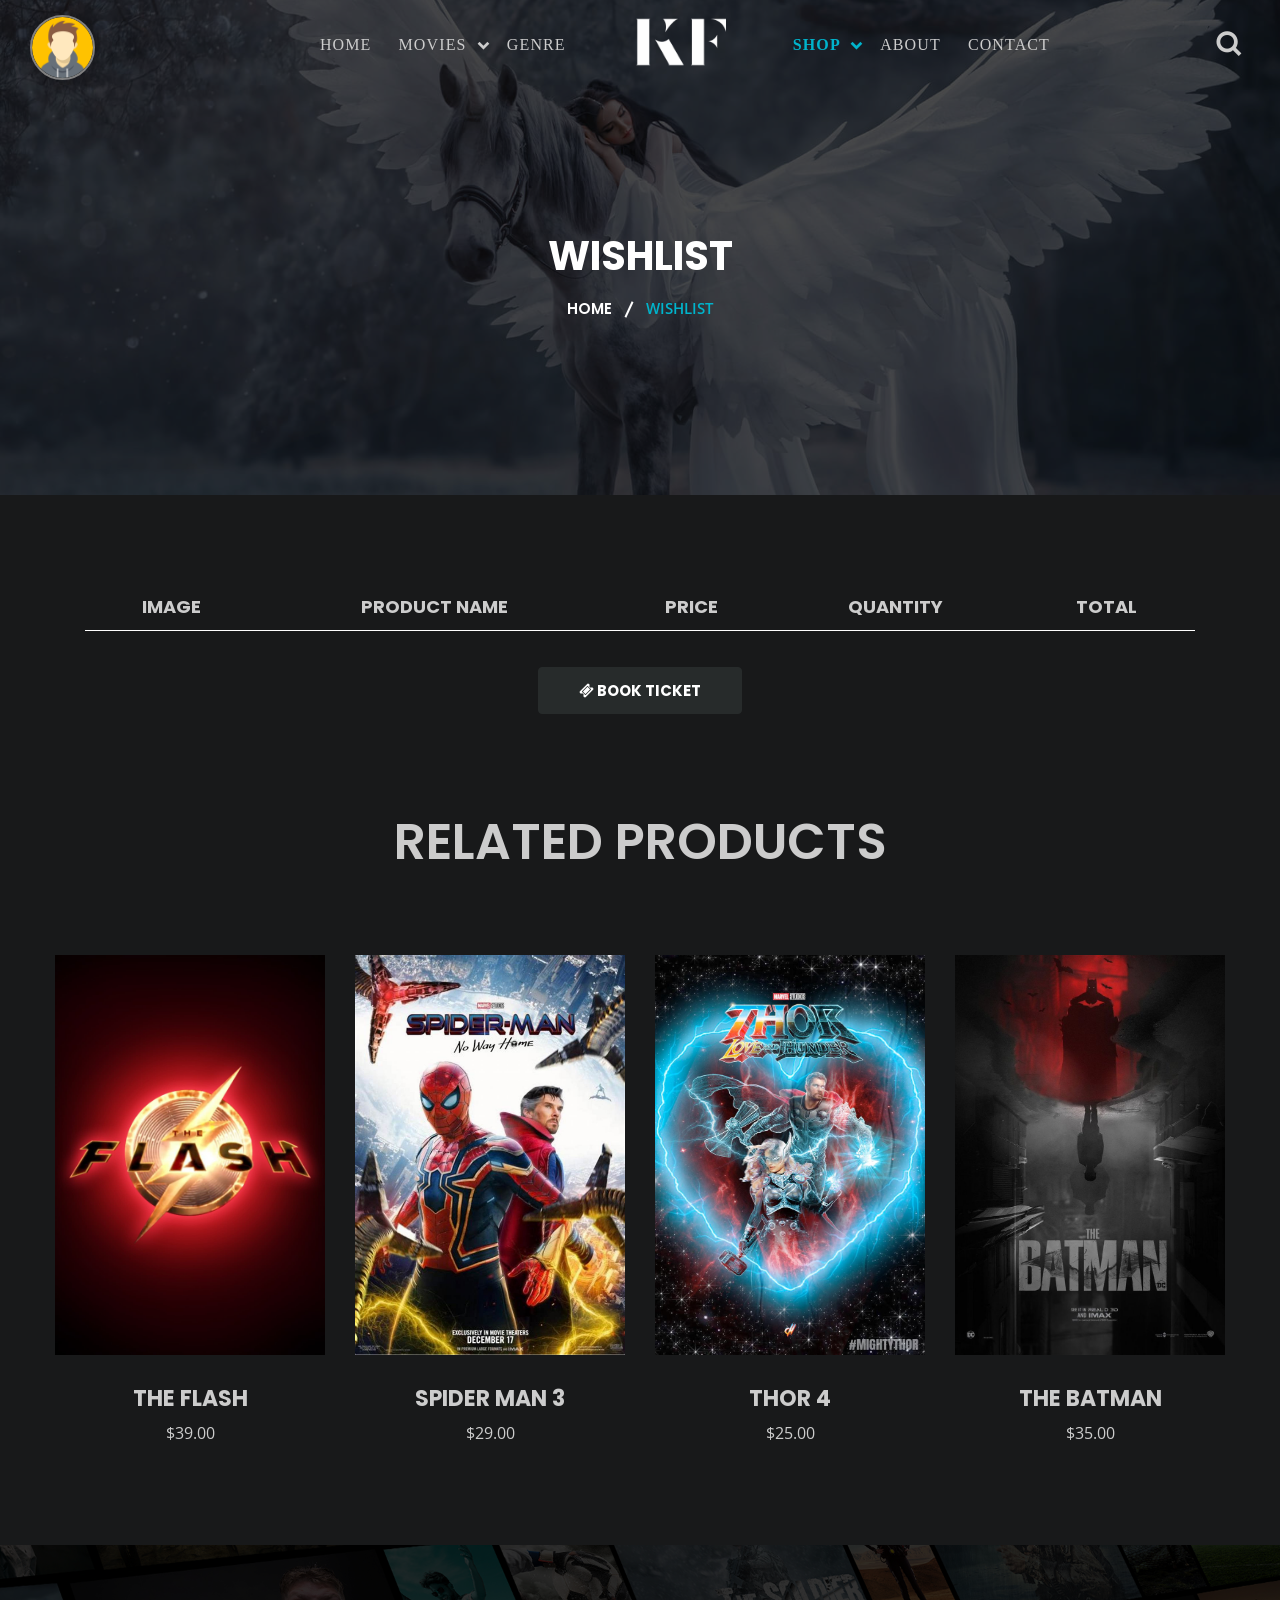
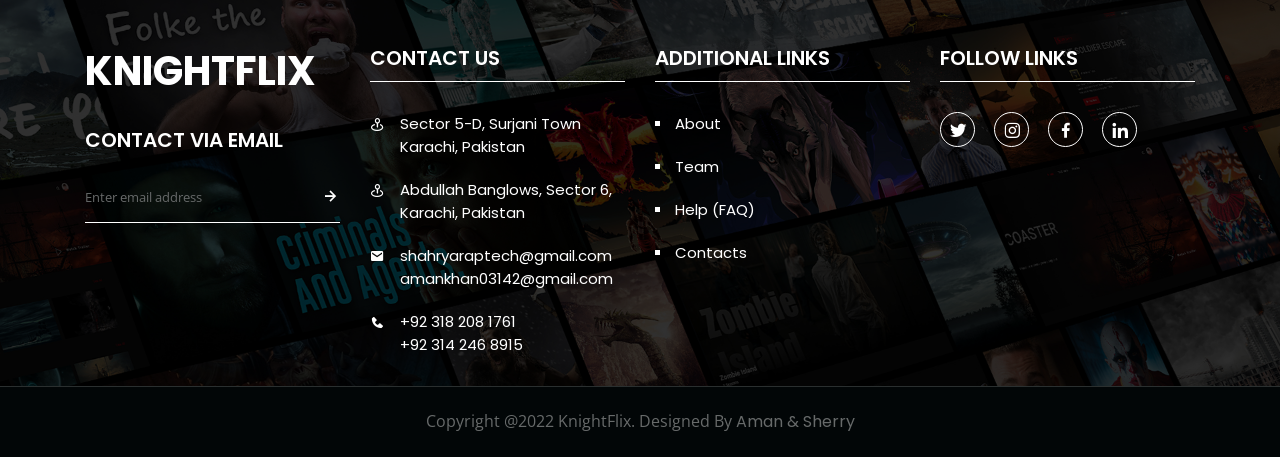
<file: KnightFlix/wishlist.html>
<!doctype html>
<html lang="zxx">


<head>
    <!-- Required meta tags -->
    <meta charset="utf-8">
    <meta name="viewport" content="width=device-width, initial-scale=1, shrink-to-fit=no">
    <link rel="shortcut icon" type="image/png" href="movieImg/kf-logo.png">


    <link rel="stylesheet" href="css/home.css">
    <link rel="stylesheet" href="css/Search.css">
    <!-- Responsive CSS -->
    <link rel="stylesheet" href="css/responsive.css">
    <link rel="stylesheet" href="css\Cart.css">
    <link rel="stylesheet" href="css\cartResponsive.css">
    <link rel="stylesheet" href="cartAssets/css/bootstrap.min.css">
    <!-- Owl Theme Default CSS -->
    <link rel="stylesheet" href="cartAssets/css/owl.theme.default.min.css">
    <!-- Owl Carousel CSS -->
    <link rel="stylesheet" href="cartAssets/css/owl.carousel.min.css">
    <link rel="stylesheet" href="cartAssets/css/boxicons.min.css">
    <!-- Flaticon CSS -->
    <link rel="stylesheet" href="cartAssets/css/flaticon.css">
    <!-- Style CSS -->
    <link rel="stylesheet" href="cartAssets/css/style.css">
    <link rel="stylesheet" href="https://cdnjs.cloudflare.com/ajax/libs/font-awesome/4.7.0/css/font-awesome.min.css">
    <!-- ===== Boxicons CSS ===== -->
    <link href='https://unpkg.com/boxicons@2.1.1/css/boxicons.min.css' rel='stylesheet'>
    <link
        href="http://fonts.googleapis.com/css?family=Raleway:100,200,300,400,500,600,700,800,900%7CMontserrat:400,700%7COswald:300,400,700"
        rel="stylesheet" type="text/css">
    <title>KnightFlix - Movies Watching & Ticket Booking</title>
</head>
<body>
    <!-- Start Preloader Area -->
    <div class="loader-wrapper">
        <div class="loader"></div>
        <div class="loader-section section-left"></div>
        <div class="loader-section section-right"></div>
    </div>
    <!-- End Preloader Area -->
 <!-- Navigation Bar Start -->
 <nav class="navbar navbar-fixed-top navbar-bg-switch">

    <div class="container">
        <!-- Start Navbar Area -->
        <div class="navbar-area">
            <!-- Menu For Mobile Device -->
            <div class="mobile-nav">
            </div>
            <!-- Menu For Desktop Device -->
            <div class="main-navigation fadeIn-element main-nav">
                <div class=" collapse navbar-collapse mean-menu">
                    <ul class="nav navbar-nav navbar-right ">
                        <li class="nav-item">
                            <a href="Home-page.html" class="nav-link page-scroll link-underline-menu  ">
                                Home
                            </a>
                        </li>
                        <li class="nav-item">
                            <a href="#" class="nav-link page-scroll link-underline-menu ">Movies
                            <i class="bx bx-chevron-down"></i>
                        </a>
                        <ul class="dropdown-menu">
                            <li class="nav-item">
                                <a href="movies-page.html" class="nav-link">Movies</a>
                            </li>
                            
                            <li class="nav-item">
                                <a href="Trailers.html" class="nav-link">Trailers</a>
                            </li>
                        </ul>
                        </li>
                        <li class="nav-item" >
                            <a href="genre.html" class="nav-link page-scroll link-underline-menu ">Genre</a>
                        </li>
                       
                        <li class="nav-item" id="title">

                                    <h1 class="title"><img src="movieImg/kf-logo-letter-initial-logo-designs-template-free-vector-removebg.png" class="img1"></h1>
                                    <h1 class="title-light"><img src="movieImg/kf-logo.png" class="img1"></h1>

                        </li>



                        <li class="nav-item">
                            <a href="#" class="nav-link page-scroll link-underline-menu active">
                                Shop
                                <i class="bx bx-chevron-down"></i>
                            </a>
                            <ul class="dropdown-menu">
                                <li class="nav-item">
                                    <a href="shop-page.html" class="nav-link">Shop</a>
                                </li>
                                <li class="nav-item">
                                    <a href="cart-page.html" class="nav-link">Cart</a>
                                </li>
                                <li class="nav-item">
                                    <a href="checkout.html" class="nav-link">Checkout</a>
                                </li>
                                <li class="nav-item">
                                    <a href="productDetail.html" class="nav-link">Product Details</a>
                                </li>
                                <li class="nav-item">
                                    <a href="wishlist.html" class="nav-link active">Wishlist</a>
                                </li>
                            </ul>
                        </li>

                        <li class="nav-item">
                            <a href="about.html" class="nav-link page-scroll link-underline-menu">
                                about
                            </a>


                        </li>
                        <li class="nav-item">
                            <a href="Contact-page.html" class="nav-link page-scroll link-underline-menu">
                                contact
                            </a>
                        </li>
                    </ul>
                </div>
            </div>
        </div>
    </div>
    <div class="wrapper">
    </div> 
<div class="close-btn">
    <i class='bx bxs-x-square'></i>     </div> 
 <div class="search-btn">
    <i class='bx bx-search icon'></i>
</div>


 <div class="wrap">
    <div class="search">
       <input type="text" class="searchTerm" placeholder="What are you looking for?" onkeyup="search()" id="search-Bar">
       <button type="submit" class="search-Button">
        <i class='bx bx-search icon'></i>
    </button>
    </div>
    <div class="container-movie row-movie " id="product-list">

    </div>
 </div>
 <img src="movieImg/kf-logo-letter-initial-logo-designs-template-free-vector-removebg.png" id="mobile-img"></h1>
 <img src="movieImg/kf-logo.png" id="mobile-img-light"></h1>


</nav>
<!-- Navigation Bar End -->

<!-- SideBar Html Start -->
<nav class="sidebar close" id="nav1">
    <i class='bx bx-x siderbarClose' id="toggle1"></i>
    <header>
        <div class="image-text">
            <div class="image">
                <img src="img/avatar-370-456322-512.webp" id="photo" class="toggle1">
                <input type="file" id="file">
                <label for="file" id="uploadBtn">Choose Photo</label>
            </div>
        </div>
    </header>
    <div class="text logo-text">
        <span class="name" id="getName">sss</span>
        <span class="profession" id="getEmail">ss</span>
    </div>
    <div class="menu-bar">
        <div class="menu">
            
            <ul class="menu-links">
                <li class="nav-link">
                    <a href="Home-page.html">
                        <i class='bx bx-home-alt icon'></i>
                        <span class="text nav-text">Home</span>
                    </a>
                </li>
                
                <li class="nav-link">
                    <a href="shop-page.html">
                        <i class='bx bx-shopping-bag icon'></i> <span class="text nav-text">Shop</span>
                    </a>
                </li>
                <li class="nav-link">
                    <a href="cart-page.html">
                        <i class='bx bx-cart icon'></i> 
                        <span class="text nav-text">Cart</span></a>
                </li>
                <li class="">
                    <a href="index.html">
                        <i class='bx bx-log-out icon'></i>
                        <span class="text nav-text">Logout</span>
                    </a>
                </li>
                
                <li class="mode">
                    <div class="sun-moon">
                        <i class='bx bx-moon icon moon'></i>
                        <i class='bx bx-sun icon sun'></i>
                    </div>
                    <span class="mode-text text">Dark mode</span>

                    <div class="toggle-switch">
                        <span class="switch"></span>
                    </div>
                </li>
            </ul>
        </div>
    </div>
</nav>
<!-- SideBar Html End -->

    <!-- Start Page Title Area -->
    <div class="page-title-area bg-15">
        <div class="container">
            <div class="page-title-content">
                <h2>Wishlist</h2>
                <ul>
                    <li>
                        <a href="Home-page.html">
                            Home
                        </a>
                    </li>

                    <li class="active">Wishlist</li>
                </ul>
            </div>
        </div>
    </div>
    <!-- End Page Title Area -->

    <!-- START CART AREA -->
    <div class="cart-area ptb-100">
        <div class="container">
            <div class="row">
                <div class="col-lg-12 col-md-12">
                    <form>
                        <div class="cart-wraps">
                            <div class="cart-table table-responsive">
                                <table class="table table-bordered">
                                    <thead>
                                        <tr>
                                            <th scope="col">Image</th>
                                            <th scope="col">Product Name</th>
                                            <th scope="col">Price</th>
                                            <th scope="col">Quantity</th>
                                            <th scope="col">Total</th>
                                        </tr>
                                    </thead>
                                    <tbody>
                                        <tr id="cart1" style="display: none;">
                                            <td class="product-thumbnail">
                                                <a href="#">
                                                    <img src="movieImg/ticket5.jpg" alt="Image">
                                                </a>
                                            </td>

                                            <td class="product-name">
                                                <a href="#">The Flash</a>
                                            </td>

                                            <td class="product-price">
                                                <span>$<span class="unit-amount" id="getValue">39.00</span></span>
                                            </td>

                                            <td class="product-quantity">
                                                <div class="input-counter">

                                                    <span class="minus-btn" onclick="decreaseNumber('textbox','itemval')">
															<i class='bx bx-minus' ></i>
														</span>
                                                    <input type="text" value="0" id="textbox">
                                                    <span class="plus-btn" onclick="increaseNumber('textbox','itemval')">
															<i class='bx bx-plus' ></i>
														</span>
                                                </div>
                                            </td>
                                            <td class="product-subtotal">
                                                <span class="subtotal-span" >$<span class="subtotal-amount" id="itemval"></span> </span>

                                                <a  class="remove" onclick="removeCart1()">
                                                    <i class="bx bx-x"></i>
                                                </a>
                                            </td>
                                        </tr >

                                        <tr id="cart2" style="display: none;" >
                                            <td class="product-thumbnail">
                                                <a href="#">
                                                    <img src="movieImg/ticket2.jfif" alt="Image">
                                                </a>
                                            </td>

                                            <td class="product-name">
                                                <a href="#">Spider Man 3</a>
                                            </td>

                                            <td class="product-price">
                                                <span>$<span class="unit-amount" id="getValue1">29.00</span></span>
                                            </td>

                                            <td class="product-quantity">
                                                <div class="input-counter">
                                                    <span class="minus-btn" onclick="decreaseNumber1('textbox1','itemval1')">
															<i class='bx bx-minus' ></i>
														</span>
                                                    <input type="text" value="0" id="textbox1">
                                                    <span class="plus-btn" onclick="increaseNumber1('textbox1','itemval1')">
															<i class='bx bx-plus' ></i>
														</span>
                                                </div>
                                            </td>

                                            <td class="product-subtotal">
                                                <span class="subtotal-span">$<span class="subtotal-amount" id="itemval1"></span></span>
                                                <a href="#" class="remove" onclick="removeCart2()">
                                                    <i class="bx bx-x"></i>
                                                </a>
                                            </td>
                                        </tr>

                                         <tr id="cart3" style="display: none;" >
												<td class="product-thumbnail">
													<a href="#">
                                                        <img src="movieImg/ticket3.jpg" alt="Image">
													</a>
												</td>

												<td class="product-name">
													<a href="#">Thor 4</a>
												</td>

												<td class="product-price">
                                                    <span>$<span class="unit-amount" id="getValue2">25.00</span></span>
												</td>

												<td class="product-quantity">
													<div class="input-counter">
                                                        <span class="minus-btn" onclick="decreaseNumber2('textbox2','itemval2')">
															<i class='bx bx-minus' ></i>
														</span>
                                                        <input type="text" value="0" id="textbox2">
                                                        <span class="plus-btn" onclick="increaseNumber2('textbox2','itemval2')">
															<i class='bx bx-plus' ></i>
														</span>
													</div>
												</td>

												<td class="product-subtotal">
                                                    <span class="subtotal-span">$<span class="subtotal-amount" id="itemval2"></span></span>

													<a class="remove" onclick="removeCart3()">
														<i class="bx bx-x"></i>
													</a>
												</td>
											</tr>

											<tr id="cart4" style="display: none;">
												<td class="product-thumbnail">
													<a >
                                                        <img src="movieImg/ticket4.jpg" alt="Image">
													</a>
												</td>

												<td class="product-name">
													<a >The Batman</a>
												</td>

												<td class="product-price">
                                                    <span>$<span class="unit-amount" id="getValue3">35.00</span></span>
												</td>

												<td class="product-quantity">
													<div class="input-counter">
                                                        <span class="minus-btn" onclick="decreaseNumber3('textbox3','itemval3')">
															<i class='bx bx-minus' ></i>
														</span>
                                                        <input type="text" value="0" id="textbox3">
                                                        <span class="plus-btn" onclick="increaseNumber3('textbox3','itemval3')">
															<i class='bx bx-plus' ></i>
														</span>
													</div>
												</td>

												<td class="product-subtotal">
                                                    <span class="subtotal-span">$<span class="subtotal-amount" id="itemval3"></span></span>

													<a class="remove" onclick="removeCart4()">
														<i class="bx bx-x"></i>
													</a>
												</td>
											</tr>
                                    </tbody>
                                </table>
                            </div>
                        </div>
                    </form>
                    <div class="wishlistBtn">
                        <a href="checkout.html" class="default-btn two">
                            <i class="fa fa-ticket"></i> BooK Ticket
                        </a>
                    </div>
                </div>
            </div>
        </div>
    </div>
    <!-- END CART AREA -->
       <!-- Start Latest Trailer Area Two -->
       <section class="latest-trailer-two pb-70">
        <div class="container-contact">
            <div class="section-title">
                
                <h2>Related Products

                   
                </h2>
            </div>

            <div class="latest-trailer-wrap-two owl-theme owl-carousel">
                <div class="single-shop">
                    <div class="shop-img">
                        <img src="movieImg/ticket5.jpg" alt="Image">                     

                        <a href="checkout.html" class="default-btn" style="margin-bottom: 60px">
                            <i class="fa fa-ticket" ></i> BooK Ticket
                        </a>
                        <a href="cart-page.html" class="default-btn" onclick="addCart1()">
                            <i class="flaticon-shopping-cart"></i> Add To Cart
                        </a>
                        <div class="fav" id="fav" onclick="addCart1()"><i class="bx bx-heart"></i></div>

                    </div>

                    <h3>
                        <a href="product-details.html">
                            The Flash
                        </a>
                    </h3>
                    <span>$39.00</span>
                </div>

                <div class="single-shop">
                    <div class="shop-img">
                        <img src="movieImg/ticket2.jfif" alt="Image">

                        <a href="checkout.html" class="default-btn" style="margin-bottom: 60px">
                            <i class="fa fa-ticket" ></i> BooK Ticket
                        </a>
                        <a href="cart-page.html" class="default-btn" onclick="addCart2()">
                            <i class="flaticon-shopping-cart"></i> Add To Cart
                        </a>
                        <div class="fav" id="fav1" onclick="addCart2()"><i class="bx bx-heart"></i></div>

                    </div>

                    <h3>
                        <a href="product-details.html">
                            Spider Man 3
                        </a>
                    </h3>
                    <span>$29.00</span>
                </div>

                <div class="single-shop">
                    <div class="shop-img">
                        <img src="movieImg/ticket3.jpg" alt="Image">

                        <a href="checkout.html" class="default-btn" style="margin-bottom: 60px">
                            <i class="fa fa-ticket" ></i> BooK Ticket
                        </a>
                        <a href="cart-page.html" class="default-btn" onclick="addCart3()">
                            <i class="flaticon-shopping-cart"></i> Add To Cart
                        </a>
                        <div class="fav" id="fav2" onclick="addCart3()"><i class="bx bx-heart"></i></div>

                    </div>

                    <h3>
                        <a href="product-details.html">
                            Thor 4
                        </a> 
                    </h3>
                    <span>$25.00</span>
                </div>

                <div class="single-shop">
                    <div class="shop-img">
                        <img src="movieImg/ticket4.jpg" alt="Image">
                        

                        <a href="checkout.html" class="default-btn" style="margin-bottom: 60px">
                            <i class="fa fa-ticket" ></i> BooK Ticket
                        </a>
                        <a  href="cart-page.html" class="default-btn" onclick="addCart4()">
                            <i class="flaticon-shopping-cart"></i> Add To Cart
                        </a>
                        <div class="fav" id="fav3" onclick="addCart4()"><i class="bx bx-heart" ></i></div>

                    </div>

                    <h3>
                        <a href="product-details.html">
                            The Batman
                        </a>

                    </h3>
                    <span>$35.00</span>
                </div>
            </div>
        </div>
    </section>
    <!-- End Latest Trailer Area Two -->
		<!-- Start Footer Area -->
		<footer class="footer-top-area pt-100 ">
			<div class="container">
				<div class="row">
					<div class="col-lg-3 col-md-6">
						<div class="single-widget">
                            <div class="footer-title">
                                <h1 class="title">KNIGHTFLIX</h1>
                            </div>
							<div class="newsletter-wrap">
								<h3>Contact Via Email</h3>
								<form class="newsletter-form" data-toggle="validator">
									<input type="email" class="form-control" placeholder="Enter email address" name="EMAIL" required autocomplete="off">
		
									<button class="send-btn" type="submit">
										<i class="bx bx-right-arrow-alt"></i>
									</button>
		
									<div id="validator-newsletter-2" class="form-result"></div>
								</form>
							</div>

						
						</div>
					</div>

					<div class="col-lg-3 col-md-6">
						<div class="single-widget">
							<h3>Contact Us</h3>

							<ul class="address">
								<li>
                                    <i class='bx bx-map-pin' ></i>
                                    <span>Sector 5-D, Surjani Town<br> Karachi, Pakistan</span>
								</li>
                                <li>
                                
                                    <i class='bx bx-map-pin'></i>
                                    <span>Abdullah Banglows, Sector 6,<br> Karachi, Pakistan</span>
                                    
								</li>

								<li>
                                    <i class='bx bxs-envelope' ></i>
                                    <a href="mailto:shahryaraptech@gmail.com" target="_self">shahryaraptech@gmail.com</a>
                                    <a href="mailto:shahryaraptech@gmail.com" target="_self">amankhan03142@gmail.com</a>

									
								</li>

								<li>
                                    <i class='bx bxs-phone' ></i>
                                    <a href="tel:+92-318-208-1761">+92 318 208 1761</a>
                                    <a href="tel:+92-314-246-8915">+92 314 246 8915</a>
								</li>
							</ul>
						</div>
					</div>
					
					<div class="col-lg-3 col-md-6">
						<div class="single-widget">
							<h3>Additional Links</h3>

							<ul class="additional-link">
								<li>
									<a href="#">About</a>
								</li>
								<li>
									<a href="#">Team</a>
								</li>
								<li>
									<a href="#">Help (FAQ)</a>
								</li>
								<li>
									<a href="#">Contacts</a>
								</li>
							</ul>
						</div>
					</div>

					<div class="col-lg-3 col-md-6">
						<div class="single-widget">
							<h3>Follow Links</h3>

                            <ul class="social-wrap">
								<li>
									<a href="https://twitter.com/i/flow/login" target="_blank">
										<i class="bx bxl-twitter"></i>
									</a>
								</li>

								<li>
									<a href="https://www.instagram.com/" target="_blank">
										<i class="bx bxl-instagram"></i>
									</a>
								</li>

								<li>
									<a href="https://web.facebook.com/?_rdc=1&_rdr" target="_blank">
										<i class="bx bxl-facebook"></i>
									</a>
								</li>

								<li>
									<a href="https://www.linkedin.com/login" target="_blank">
                                        <i class='bx bxl-linkedin' ></i>
    									</a>
								</li>
							</ul>
						</div>
					</div>
				</div>
			</div>
		</footer>
		<!-- End Footer Area -->

		<!-- Start Footer Bottom Area -->
		<footer class="footer-bottom-area">
			<div class="container">
				<div class="copyright-wrap">
					<p>Copyright @2022 KnightFlix. Designed By <a>Aman & Sherry</a></p>
				</div>
			</div>
		</footer>
		<!-- End Footer Bottom Area -->
    <!-- Start Go Top Area -->
    <div class="go-top">
        <i class='bx bx-chevrons-up'></i>
        <i class='bx bx-chevrons-up'></i>
    </div>
    <!-- End Go Top Area -->

    <script src="js/demoData.js"></script>
    <script>
        var newProduct = "";
    
        for (var i in products) 
        {
        
   
            newProduct += "<div class='movie_card ' >" +
                    "<div class='info_section'>" + 
                    " <img class='locandina' src=" + products[i].picture+ " /> " + 
                    "<div class='video-button'>"+
                        "<a class='video-btn'>"+
                            "<i class='bx bx-play'></i>"+
                            "</a>"+
                            " </div>"+
                    "<div class='movie_header'>" +
                    "<h1>" + products[i].MName + "</h1>" + 
                    "<h4>Release Date " + products[i].ReleaseD + "</h4>" + 
                    "<span class='minutes'>" + products[i].RunTime + "min</span>" + 
                    "<p class='type'>" + products[i].Genre + "</p>" + 
                    "</div>" + 
                    "<div class='movie_desc'>" + 
                    "    <p class='desc-text'> " + products[i].ShortDesc + " " + 
                    " </p>" + 
                    "</div>" + 
                        "</div>"+
                        "<div class='blur_back'><img src=" + products[i].picture + " ></div>"+
    
                        "</div>"+
                        "</div>";
        }
        document.getElementById("product-list").innerHTML += newProduct;
    </script>
    <script src="js/Search.js"></script>
    <!-- scripts start -->
    <script src="js/plugins.js">
    </script>
    <script src="js/intro.js"></script>
    </script>
    <script src="js/home.js"></script>
    <script src="assets/js/jquery-3.5.1.slim.min.js"></script>
    <!-- Bootstrap JS -->
    <script src="js/bootstrap.min.js"></script>
    <!-- Meanmenu JS -->
    <script src="js/jquery.meanmenu.js"></script>
    <!-- Wow JS -->
    <!-- Owl Carousel JS -->
    <script src="js/owl.carousel.js"></script>
    <!-- Carousel Thumbs JS -->
    <script src="js/carousel-thumbs.js"></script>
    <!-- Owl Magnific JS -->
    <script src="assets/js/jquery.magnific-popup.min.js"></script>
    <!-- Nice Select JS -->
    <script src="assets/js/jquery.nice-select.min.js"></script>
    <script src="js/jquery-1.12.4.min.js"></script>
    <script src="js/jquery.counterup.min.js"></script>
    <script src="js/jquery.magnific-popup.min.js"></script>
    <script src="js/main.js"></script>
    <script src="js/jquery-3.5.1.min.js"></script>
    <script src="js/plugins1.js"></script>
    <script src="js/main2.js"></script>
    <script src="js/app.js"></script>
    <script src="js/FavIcon.js"></script>
    <!-- Jquery-3.5.1.Slim.Min.JS -->
    <script src="cartAssets/js/jquery-3.5.1.slim.min.js"></script>
    <!-- Popper JS -->
    <!-- Bootstrap JS -->
    <script src="cartAssets\js\bootstrap.min.js"></script>
    <!-- Meanmenu JS -->
    <script src="cartAssets/js/jquery.meanmenu.js"></script>
    <!-- Owl Carousel JS -->
    <script src="cartAssets/js/owl.carousel.js"></script>
    <!-- Carousel Thumbs JS -->
    <script src="cartAssets/js/carousel-thumbs.js"></script>
    <!-- Owl Magnific JS -->
    <!-- Nice Select JS -->
    <script src="cartAssets/js/jquery.nice-select.min.js"></script>
    <!-- Custom JS -->
    <script src="cartAssets/js/custom.js"></script>
    <script src="js/CartAddRem.js"></script>
    <script src="js/CartFuntionatliy.js"></script>

    <!-- scripts end -->


</body>


</html>
</file>
<file: KnightFlix/css/style.css>
/* ===== Google Font Import - Poformsins ===== */
@import url('https://fonts.googleapis.com/css2?family=Poppins:wght@300;400;500;600;700&display=swap');

*{
    margin: 0;
    padding: 0;
    box-sizing: border-box;
    font-family: 'Poppins', sans-serif;
}
body{
    height: 100vh;
    display: flex;
    align-items: center;
    justify-content: center;
    background-color: #4070f4;
}
section{
    background: linear-gradient(rgba(0,0,0,0.3),rgba(0,0,0,0.3)),url(bg2.jpg);
    height: 100vh;
    width: 100%;
    background-size: cover;
    background-position: center center;
}
.container{
    position: relative;
    top: 50%;
    left: 50%;
    transform: translate(-50%,-50%);
    max-width: 430px;
    width: 100%;
    padding: 50px 20px;
    border-radius: 10px;
    box-shadow:7px 7px 60px #000;
    overflow: hidden;
    margin: 0 20px;
}
.container .forms{
    display: flex;
    align-items: center;
    height: 540px;
    width: 300%;
    transition: height 0.2s ease;
}
.container .form{
    width: 50%;
    padding: 30px;
    transition: margin-left 0.18s ease;
}


.container.active .signup{
    margin-left: -51.6%;
    opacity: 0;
    transition: margin-left 0.18s ease, opacity 0.15s ease;
}
.container .login{
    opacity: 0;
    transition: opacity 0.09s ease;
}
.container.active .login{
    opacity: 1;
    transition: opacity 0.2s ease;
    max-width: 430px;
}

.container.active .forms{
    height: 500px;
    

}




.container .forget{
    opacity: 0;
    transition: opacity 0.09s ease;
}
.container.active1 .forget{
    opacity: 1;
    transition: opacity 0.2s ease;
    max-width: 430px;

}
.container.active1 .login{
    margin-left: -36.5%;
    opacity: 0;
    transition: margin-left 0.18s ease, opacity 0.15s ease;
}
.container.active1 .forms{
   

    height: 250px;
}


/* Responsive Form */
@media only screen and (max-width: 600px) {
    .container.active .login{
        max-width: 330px;
    }
    .container.active1 .forget{
        max-width: 300px;
    }
    .container{
        max-width: 330px;
        margin: 0 0;
    }
    .input-field ::placeholder{
     font-size: 13px;
    }
    .title{
        font-size: 20px;
    }
    .forget-link{
        font-size: 12px;
    }
   .login-title .titleFrgt{
    font-size: 1.5rem;
   }
    
  }



.login-title{
    text-align: center;
    }
    .title{
        color: #ffffff;
        font-size: 2em;
        text-transform: uppercase;
        margin-bottom: 2rem;
        position: relative;
    }
    .title::before{
        height: 3px;
        content: "";
        position: absolute;
        bottom: 0;
        width: 60px;
        border-radius: 25px;
        background-color: red;
    }
    .titleFrgt{
        color: #ffffff;
        font-size: 2rem;
        text-transform: uppercase;
        margin-bottom: 2rem;
        position: relative;
    }
    .titleFrgt::before{
        height: 3px;
        content: "";
        position: absolute;
        bottom: 0;
        width: 60px;
        border-radius: 25px;
        background-color: red;
    }
    
    

.form .input-field{
    position: relative;
    height: 50px;
    width: 100%;
    margin-top: 30px;
}
.input-field input{
    color: #fff;
    height: 100%;
    width: 100%;
    padding: 0 35px;
    border: none;
    outline: none;
    font-size: 16px;
    background-color: transparent;
    border-bottom: 2px solid #ccc;
    border-top: 2px solid transparent;
    transition: all 0.2s ease;
    display: block;

}

.input-field input:is(:focus, :valid){
    border-bottom-color: #4070f4;
}
.input-field i{
    position: absolute;
    top: 50%;
    transform: translateY(-50%);
    color: #999;
    font-size: 23px;
    transition: all 0.2s ease;
}
.input-field input:is(:focus, :valid) ~ i{
    color: #4070f4;
}
.input-field i.icon{
    left: 0;
}
.input-field i.showHidePw{
    right: 0;
    cursor: pointer;
    padding: 10px;
}
.form .checkbox-text{
    display: flex;
    align-items: center;
    justify-content: space-between;
    margin-top: 20px;
}
.checkbox-text .checkbox-content{
    display: flex;
    align-items: center;
}
.checkbox-content input{
    margin: 0 8px -2px 4px;
    accent-color: #4070f4;
}
.form .text{
    color: white;
    font-size: 14px;
}


.form .button{
    margin-top: 30px;
}
.form .button input{
    color: #fff;
    text-transform: uppercase;
    background: crimson;
    opacity: .7;
    transition:opacity .3s ease;
    padding: 10px;
    font-size: 16px;
    display: block;
    width: 100%;
    color:#000;
    outline: none;
    border: none;
    margin: 1em 0;
    margin-top: 25px;
}
.button input:hover{
    background-color: crimson ;
    opacity: 1;
}

.form .login-signup{
    margin-top: 30px;
    text-align: center;
}


.checkbox-text{
    padding-top: 25px;
    justify-content: space-between;
    display: flex;
}


.control .btn{
    
    color: #fff;
    text-transform: uppercase;
    background: crimson;
    opacity: .7;
    transition:opacity .3s ease;
    padding: 10px;
    font-size: 16px;
    display: block;
    width: 100%;
    color:#000;
    outline: none;
    border: none;
    margin: 1em 0;
    margin-top: 25px;
}

.login-up-text{
    margin-top: 30px;
    text-align: center;
}
.login-up-text a{
    text-decoration: none;
    color: crimson;
    opacity: .7;
}
.login-signup a{
    text-decoration: none;
    color: crimson;
    opacity: .7;
}

.btn:focus{
    opacity: 1;
}
p{top: 0;
    font-size: 15px;

    text-align: right;
}
a{
    text-decoration: none;
    color: #fff;
    opacity: .7;
}
a:hover{
    opacity: 1;
} 


/* Validation  */
:root {
    --error-color: #dc3545;
    --success-color: #28a745;
    --warning-color: #ffc107;
}
.input-field input:focus {
    outline: none;
}

.input-field.error input {
    border-color: var(--error-color);
}

.input-field.success input {
    border-color: var(--success-color);
}


.input-field small {
    color: var(--error-color);
}
</file>
<file: KnightFlix/css/Search.css>
.container-movie .movie_card {
    box-shadow: 0 5px 20px 10px rgba(0, 0, 0, .2);
    position: relative;
    display: block;
    width: 590px;
    height: 270px;
    margin: 20px auto;

    overflow: hidden;
    border-radius: 10px;
    transition: all 0.4s;
    box-shadow: 0px 0px 60px -25px rgba(0, 0, 0, 0.5);
    display: flex;
    justify-content: space-between;
    flex-direction: row;
    flex-wrap: wrap;

}

.container-movie .movie_card .info_section .video-button {
    position: absolute;
    top: 0;
    left: 0;
    width: 100%;
    height: 100%;
    -webkit-box-pack: center;
        -ms-flex-pack: center;
            justify-content: center;
    -webkit-box-align: center;
        -ms-flex-align: center;
            align-items: center;
    display: -webkit-box;
    display: -ms-flexbox;
    display: flex;
    background-color: rgba(0, 0, 0, 0.5);
    -webkit-transform: scale(0);
            transform: scale(0);
    -webkit-transition: all 0.5s;
    transition: all 0.5s;
  }
  
 
  .container-movie .movie_card:hover .video-button {
    z-index: 1202;
    -webkit-transform: scale(1);
            transform: scale(1);
  }

.info_section {
    position: relative;
    width: 100%;
    height: 100%;
    background-blend-mode: multiply;
    z-index: 2;
    border-radius: 10px;
}

.movie_header {
    position: relative;
    padding: 15px;
    height: 40%;
    text-align: left;
}

.info_section img {


    height: 150px;
    width: 130px;
    border-bottom-right-radius:11px;

}

.movie_header h1 {
    margin: 0 0 10px;
    color: var(--text-color);
    font-size: 25px;
    font-weight: 600;
    text-transform: uppercase;
}

.movie_header h4 {
    margin-bottom: -5px;
    color: var(--text-color);
    font-weight: 500;
    font-size: 14px;
    text-transform: capitalize;
}
.movie_header p{
    color: var(--text-color);
    font-weight: 500;
    font-size: 14px;
    text-transform: capitalize;
}

.minutes {
    display: inline-block;
    margin-top: 15px;
    color: var(--text-color);
    padding: 5px;
    border-radius: 5px;
    border: 1px solid var(--text-color);
    margin-bottom: 7px;
    font-size: 12px;
}

.desc-text {
    color: var(--text-color);
    margin-left: 2px;
    font-size: 13px;
}

.locandina {
    position: relative;
    float: left;
    margin-right: 20px;
    height: 120px;
    box-shadow: 0 0 20px -10px rgba(0, 0, 0, 0.5);
}

.movie_desc {
    margin-top: 55px;
    margin-left: 20px;
    height: 50%;
    text-align: left;

}

.desc-text {
    color: var(--text-color);
}

.movie_social {
    height: 10%;
    padding-left: 15px;
    padding-bottom: 20px;
}



.movie_social:hover {
    transition: color 0.3s;
    color: rgba(0, 0, 0, 0.7);
}



.blur_back img {
    position: absolute;
    top: 0;
    z-index: 1;
    height: 130%;
    right: 0;
    background-size: cover;
    border-radius: 11px;
    background-position: -100% 10% !important;

}



@media screen and (min-width: 768px) {
    .movie_header {
        width: 65%;
    }

    .movie_desc {
        width: 50%;
    }

    .info_section {
        background: linear-gradient(to right, var(--black-color) 100%, transparent 80%);
    }

    .blur_back img {
        width: 100%;
        background-position: -10% 10% !important;
        object-fit: cover;
        opacity: 0.68;
    }

}

@media screen and (max-width: 768px) {
    .movie_desc {
        padding: 0 10px 25px 10px;
        margin: 0;


    }

    .container-movie .movie_card {
        width: 100%;
        margin: 30px 20px 20px 20px;

        height: auto;
    }

    .blur_back img {
        width: 100%;
        background-position: 50% 50% !important;
    }

    .movie_header {
        width: 100%;
        margin-top: 55px;
    }

    .movie_desc {
        width: 100%;
    }

    .info_section {
        background: linear-gradient(to top, var(--black-color) 50%, transparent 100%);
        display: inline-grid;
    }

    .row-movie {

        width: 90%;
    }

    .Serach-content .searchBox {

        left: 10%;


    }

    .Serach-content .searchBox:hover>.searchInput {
        width: 245px;
    }


}







.row-movie {

    display: -ms-flexbox;
    display: flex;

    -ms-flex-wrap: wrap;
    flex-wrap: wrap;
    justify-content: center;
    justify-items: center;
    justify-self: center;
    align-items: center;
    z-index: 1;

    position: relative;
}



.container-movie {
    
    width: 100%;
    margin-top: 30px;
    margin-right: auto;
    margin-left: auto;
    justify-content: space-between;
}

@media (min-width:576px) {

    .container-movie {
        max-width: 540px
    }
}

@media (min-width:768px) {

    .container-movie {
        max-width: 720px
    }

}

@media (min-width:992px) {

    .container-movie {
        max-width: 960px
    }
}

@media (min-width:1200px) {

    .container-movie {
        max-width: 1240px
    }
}




.Serach-content {
    margin-top: 100px;
    display: flex;
    justify-content: center;
    justify-items: center;
    justify-self: center;
    align-items: center;
}

.search-text {
    font-size: 18px;
    font-weight: 600;
    color: var(--text-color);
    margin-left: 60px;
    margin-top: 10px;
}

.searchBox {
    position: absolute;

    background: #2f3640;
    height: 50px;
    border-radius: 50px;
    padding: 5px;
    left: 40%;


}

.searchBox:hover>.searchInput {
    width: 260px;
    padding: 0 6px;
}

.searchBox:hover>.searchButton {
    background: white;
    color: #2f3640;
}

.searchButton {
    color: white;
    float: right;
    width: 40px;
    height: 40px;
    border-radius: 50%;
    background: #2f3640;
    display: flex;
    justify-content: center;
    align-items: center;
    transition: 0.4s;
    border: none;
}
.searchButton i{
    font-size: 19px;
    cursor: pointer;
}

.searchInput {
    border: none;
    background: none;
    outline: none;
    float: left;
    padding: 0;
    color: white;
    font-size: 16px;
    transition: 0.4s;
    line-height: 40px;
    width: 0px;

}

@media screen and (max-width: 620px) {
    .searchBox:hover>.searchInput {
        width: 150px;
        padding: 0 6px;
    }
}
</file>
<file: KnightFlix/css/home.css>
@import url("https://fonts.googleapis.com/css2?family=Oswald:wght@200;300;400;500;600;700&amp;display=swap");
@import url("https://fonts.googleapis.com/css2?family=Open+Sans:ital,wght@0,300;0,400;0,600;0,700;0,800;1,300;1,400;1,600;1,700;1,800&amp;display=swap");

/* Google Font Import - Poppins */
@import url('https://fonts.googleapis.com/css2?family=Poppins:wght@300;400;500;600;700&display=swap');
*{
    margin: 0;
    padding: 0;
    font-family: 'Poppins', sans-serif;
}

:root{
    /* ===== Colors ===== */
    
    --red-color: #00B4CC;

    --body-color: #18191a;
    --sidebar-color: #242526;
    --primary-color: #3a3b3c;
    --primary-color-light: #3a3b3c;
    --toggle-color: #fff;
    --text-color: #ccc;

    /* ====== Transition ====== */
    --tran-03: all 0.2s ease;
    --tran-04: all 0.3s ease;
    --tran-05: all 0.3s ease;
}

body{
    min-height: 100vh;
    background-color: var(--body-color);
    transition: var(--tran-05);
}
body.dark{
  
  --body-color: #E4E9F7;
    --sidebar-color: #FFF;
    --primary-color: #242526;
    --primary-color-light: #F6F5FF;
    --toggle-color: #DDD;
    --text-color: #707072; 
}

/*
Default Btn Area Style*/
.default-btn {
  font-size: 15px;
  color: #272b2b;
  padding: 15px 40px;
  line-height: 1;
  -webkit-transition: all 0.5s;
  transition: all 0.5s;
  text-transform: uppercase;
  position: relative;
  cursor: pointer;
  text-align: center;
  overflow: hidden;
  z-index: 1;
  background-color: #ffffff;
  border-radius: 4px;
  font-weight: 700;
  border: 1px solid #272b2b;
  margin-bottom: -4px;
}

.default-btn.two {
  background-color: #272b2b;
  color: #ffffff;
}

.default-btn.two:hover {
  color: #272b2b;
  background-color: #ffffff;
}

.default-btn.three {
  border-color: #ffffff;
  background-color: transparent;
  color: #ffffff;
}

.default-btn.three:hover {
  color: #272b2b;
  background-color: #ffffff;
}

.default-btn.active {
  margin-left: 20px;
  color: #272b2b;
  background-color: #ffffff;
}

.default-btn:hover {
  color: #ffffff;
  border-color: #272b2b !important;
  background-color: #272b2b;
}
.default-btn-four {
  position: relative;
  font-size: 13px;
  font-weight: 700;
  text-transform: uppercase;
  text-decoration: none;
  letter-spacing: 0.10em;
  color: #ffffff;
  background: none;
  padding: 11px 50px 0 50px;
  -webkit-border-radius: 0;
     -moz-border-radius: 0;
      -ms-border-radius: 0;
       -o-border-radius: 0;
          border-radius: 0;
          margin-bottom: 10px;
}

.default-btn-four:hover:before {
  width: 100%;
}
.default-btn-four:hover:after {
  width: 100%;
}

.default-btn-four:hover {
  color: var(--red-color);
 
}

.default-btn-four::before {
  content: "";
  position: absolute;
  width: 15px;
  height: 45px;
  top: -2px;
  right: -6px;
  border: 1px solid #fff;
  border-left: none;
  -webkit-transition: all 0.5s linear;
     -moz-transition: all 0.5s linear;
      -ms-transition: all 0.5s linear;
       -o-transition: all 0.5s linear;
          transition: all 0.5s linear;
}
.default-btn-four::after{
  content: "";
  position: absolute;
  width: 15px;
  height: 45px;
  top: -2px;
  left: -6px;
  border: 1px solid #fff;
  border-right: none;
  -webkit-transition: all 0.5s linear;
     -moz-transition: all 0.5s linear;
      -ms-transition: all 0.5s linear;
       -o-transition: all 0.5s linear;
          transition: all 0.5s linear;

}

@media only screen and (min-width: 768px) and (max-width: 991px) {
  .default-btn-four {
    font-size: 10px;
    padding: 9px 40px 0 40px;
   
  }
  .default-btn-four::after{
 
    height: 35px;
   
  
  }
  .default-btn-four::before {
   
    height: 35px;
  
  }
}
@media only screen and (max-width: 767px) {
  .default-btn-four {
    font-size: 10px;
    padding: 9px 40px 0 40px;
   
  }
  .default-btn-four::after{
 
    height: 35px;
   
  
  }
  .default-btn-four::before {
   
    height: 35px;
  
  }
}





.default-btn-five {
  position: relative;
  font-size: 13px;
  font-weight: 500;
  text-transform: uppercase;
  text-decoration: none;
  letter-spacing: 0.10em;
  color: #fff;
  background: none;
  padding: 10px 45px 0 45px;
  -webkit-border-radius: 0;
     -moz-border-radius: 0;
      -ms-border-radius: 0;
       -o-border-radius: 0;
          border-radius: 0;
          margin-left: 10px;
}
.default-btn-five:hover:before {
  width: 100%;
}
.default-btn-five:hover:after {
  width: 100%;
}

.default-btn-five:hover {
  color: #fff;
 
}
.default-btn-five::before {
  content: "";
  position: absolute;
  width: 15px;
  height: 42px;
  top: -2px;
  right: -6px;
  border: 1px solid var(--red-color);
  border-left: none;
  -webkit-transition: all 0.5s linear;
     -moz-transition: all 0.5s linear;
      -ms-transition: all 0.5s linear;
       -o-transition: all 0.5s linear;
          transition: all 0.5s linear;
}
.default-btn-five::after{
  content: "";
  position: absolute;
  width: 15px;
  height: 42px;
  top: -2px;
  left: -6px;
  border: 1px solid var(--red-color);
  border-right: none;
  -webkit-transition: all 0.5s linear;
     -moz-transition: all 0.5s linear;
      -ms-transition: all 0.5s linear;
       -o-transition: all 0.5s linear;
          transition: all 0.5s linear;

}
@media only screen and (min-width: 768px) and (max-width: 991px) {
  .default-btn-five {
    font-size: 11px;
    padding: 12px 30px 0 30px;
   
  }
}
@media only screen and (max-width: 767px) {
  .default-btn-five {
    font-size: 10px;
    padding: 13px 25px 0 25px;
   
  }
}

/* ===== Sidebar ===== */
.sidebar{
  position: fixed;
  top: 0;
  left: 0;
  height: 100%;
  width: 250px;
  padding: 12px 0;

  background: var(--sidebar-color);
  transition: all 1s ease;
  z-index: 10;  
}
.image-text i{
  display: inline-block;
}
.sidebar.close{
  width: 0;
 
}

/* ===== Reusable code - Here ===== */
.sidebar li{
  height: 50px;
  list-style: none;
  display: flex;
  align-items: center;
  margin-top: 10px;
}

.sidebar header .image,
.sidebar .icon{
  min-width: 60px;
  border-radius: 6px;
}

.sidebar .icon{
  min-width: 60px;
  border-radius: 6px;
  height: 100%;
  display: flex;
  align-items: center;
  justify-content: center;
  font-size: 20px;
}

.sidebar .text,
.sidebar .icon{
  color: var(--text-color);
  transition: var(--tran-03);
}

.sidebar .text{
  font-size: 17px;
  font-weight: 500;
  white-space: nowrap;
  opacity: 1;
}
.sidebar.close .text{
  opacity: 0;
}

.sidebar.close i{
  display: none;
}
#toggle1{
  margin-left: 220px;
  color: var(--text-color);
  font-size: 24px;
  cursor: pointer;
}


/* =========================== */

.sidebar header{
  position: relative;
}

.sidebar header .image-text{
  display: flex;
  align-items: center;
  text-align: center;
  width: 60px;
  height: 100px;
  padding: 10px;
}
.sidebar header {
  display: flex;
  flex-direction: column;
}
.text .name {
  margin-left: 65px;

  font-size: 22px;
  font-weight: 600;
}

.logo-text{
  margin-top: 50px;

}
.logo-text .profession{
  font-size: 16px;
text-align: center;
align-items: center;


  margin-top: -2px;

  display: block;
}

.sidebar header .image img{
background-size: cover;
background-position: center;
height: 100%;
width: 100%;
background-repeat: no-repeat;


}
.sidebar header .image{
  height: 100px;
  background-size: cover;
background-position: center;
  margin-top: 80px;
  width: 100px;
  position: absolute;
  border-radius: 50%;
  overflow: hidden;
  border: 2.3px solid grey;
  display: flex;
  align-items: center;
  justify-content: center;
  transition: 0.7s;
  left: 0;
margin-left: 80px;  

}
.sidebar.close header .image{
  margin-top: -30px;
  margin-left: 30px;  

  width: 65px;
  height: 65px;
}
.sidebar header .user-text{
opacity: 0;  
}
.sidebar.close header .user-text{
opacity: 1;
transition: 4s ease;
}


#getName{
color: var(--text-color);
font-size: 18px;
  font-weight: 600;
  position: relative;
  font-family: Orbitron;
}


@media (max-width:768px) {
  .sidebar.close header .image{
    margin-top: -33px;
  
  }
  #getName{
    display: block;
  }
  



}
@media (min-width:992px) {
  #getName{
  
  color: var(--text-color);
  font-size: 18px;
    font-weight: 600;
    position: relative;
  }
  


}

.sidebar header .image img{
  height: 47px;
  border-radius: 6px;
}
#photo{
  height: 100%;
  width: 100%;
}

#file{
  display: none;
}

.sidebar #uploadBtn{
  height: 30px;
  width: 100%;
  position: absolute;
  bottom: 0;
  left: 50%;
  transform: translateX(-50%);
  text-align: center;
  background: rgba(0, 0, 0, 0.7);
  color: white;
  font-family: Orbitron;
  font-size: 10px;
  cursor: pointer;
  display: none;
  overflow: hidden;
  line-height: 10px;
  
  
}

.sidebar.close #uploadBtn{
  height: 25px;
  width: 100%;
  position: absolute;
  bottom: 0;
  left: 50%;
  transform: translateX(-50%);
  text-align: center;
  background: rgba(0, 0, 0, 0.7);
  color: white;
  font-family: Orbitron;
  font-size: 10px;
  cursor: pointer;
  display: none;
  overflow: hidden;
  
}


body.dark .sidebar header .toggle1{
  color: var(--text-color);
}



.sidebar .menu{
  margin-top: 40px;
}

.sidebar li.search-box{
  border-radius: 6px;
  background-color: var(--primary-color-light);
  cursor: pointer;
  transition: var(--tran-05);
}

.sidebar li.search-box input{
  height: 100%;
  width: 100%;
  outline: none;
  border: none;
  background-color: var(--primary-color-light);
  color: var(--text-color);
  border-radius: 6px;
  font-size: 17px;
  font-weight: 500;
  transition: var(--tran-05);
}
.sidebar li a{
  list-style: none;
  height: 100%;
  background-color: transparent;
  display: flex;
  align-items: center;
  height: 100%;
  width: 100%;
  border-radius: 6px;
  text-decoration: none;
  transition: var(--tran-03);
}

.sidebar li a:hover{
  background-color: var(--red-color);
}
.sidebar li a:hover .icon,
.sidebar li a:hover .text{
  color: var(--sidebar-color);
}
body.dark .sidebar li a:hover .icon,
body.dark .sidebar li a:hover .text{
  color: var(--text-color);
}

.sidebar .menu-bar{
      padding-left: 14px;
      padding-right: 14px;
  height: calc(100% - 55px);
  display: flex;
  flex-direction: column;
  justify-content: space-between;
  overflow-y: scroll;
}
.menu-bar::-webkit-scrollbar{
  display: none;
}
.sidebar .menu-bar .mode{
  border-radius: 6px;
  background-color: var(--primary-color-light);
  position: relative;
  transition: var(--tran-05);
}

.menu-bar .mode .sun-moon{
  height: 50px;
  width: 60px;
}

.mode .sun-moon i{
  position: absolute;
}
.mode .sun-moon i.sun{
  opacity: 0;
}
body.dark .mode .sun-moon i.sun{
  opacity: 1;
}
body.dark .mode .sun-moon i.moon{
  opacity: 0;
}

.menu-bar .toggle-switch{
  position: absolute;
  right: 0;
  height: 100%;
  min-width: 60px;
  display: flex;
  align-items: center;
  justify-content: center;
  border-radius: 6px;
  cursor: pointer;
  padding: 15px;
}
.toggle-switch .switch{
  position: relative;
  height: 22px;
  width: 40px;
  border-radius: 25px;
  background-color: var(--toggle-color);
  transition: var(--tran-05);
}

.switch::before{
  content: '';
  position: absolute;
  height: 15px;
  width: 15px;
  border-radius: 50%;
  top: 50%;
  left: 5px;
  transform: translateY(-50%);
  background-color: var(--sidebar-color);
  transition: var(--tran-04);
}

body.dark .switch::before{
  left: 20px;
}



.sidebar.close ~ .home{
  left: 78px;
  height: 100vh;
  width: calc(100% - 78px);
}
body.dark .home .text{
  color: var(--text-color);
}


 .title img{
margin-top: -44px;
margin-bottom: -50px;
    height: 170px;
    width: 200px;
    }
   
    .title-light img{
      margin-top: -52px;
      margin-bottom: -50px;
          height: 170px;
          width: 200px;
          }
          .title-light.dark img{
            display: block;
        
                }
    #mobile-img{
      position: absolute;
      z-index: 99;
left: 60px;
top: -50px;
     
      display: none;
      height: 170px;
      width: 200px;
    }
    #mobile-img-light{
      position: absolute;
      z-index: 99;
left: 60px;
top: -50px;
     
      display: none;
      height: 170px;
      width: 200px;
    }



    .title-light img{
display: none;    }
    body.dark  .title-light img{
display: block;    }
    body.dark .title  img{
display: none;    }
    


/* Nav Bar Css */



   
.main-navigation .nav-item {
  margin: 0;
  padding: 0;
  position: relative;
}


.main-navigation .nav-item a i {
  font-size: 22px;
  line-height: 0;
  position: relative;
  font-weight: 700;
  top: 5px;
  margin-right: -15px;
}


.main-navigation .dropdown-menu {
  position: absolute;
  top: 120px;
  left: 0;
  padding: 0;
  opacity: 0;
  width: 250px;
  visibility: hidden;
  z-index: 99;
  display: block;
  padding: 0;
  background: var(--sidebar-color);
  border: none;
  border-radius: 0;
  -webkit-transition: all 0.2s ease-in-out;
  transition: all 0.2s ease-in-out;
  border-top: 2px solid var(--red-color);
  -webkit-box-shadow: 0 0 20px 3px rgba(0, 0, 0, 0.05);
          box-shadow: 0 0 20px 3px rgba(0, 0, 0, 0.05);
}

.main-navigation.nav-item .dropdown-menu li {
  position: relative;
  padding: 0;
  margin: 0;
}


.main-navigation .nav-item .dropdown-menu li a {
  font-size: 13px;
  color: var(--text-color);
  position: relative;
  padding: 20px 15px ;
  border-bottom: 1.6px solid #eeeeee;
  margin-left: 0;
  margin-right: 30px;
  text-transform: uppercase;
  display: block;
  font-weight: 600;
}



.main-navigation .nav-item .dropdown-menu li a i {
  float: right;
  top: 12px;
  -webkit-transition: all 0.5s;
  transition: all 0.5s;
  font-size: 20px;
}



.main-navigation .nav-item .dropdown-menu li .dropdown-menu {
  left: 100%;
  top: 0;
}

.main-navigation .nav-item .dropdown-menu li:last-child a {
  border-bottom: none;
}

.main-navigation .nav-item .dropdown-menu li:hover .dropdown-menu {
  top: -2px !important;
}

.main-navigation .nav-item .dropdown-menu li .dropdown-menu {
  position: absolute;
  left: -100%;
  top: 0;
  opacity: 0 !important;
  visibility: hidden !important;
}

.main-navigation .nav-item .dropdown-menu li .dropdown-menu li .dropdown-menu {
  position: absolute;
  right: -100%;
  top: 0;
  opacity: 0 !important;
  visibility: hidden !important;
}
 

.main-navigation  .nav-item .dropdown-menu li .dropdown-menu li a {
  color: #676a6a;
  text-transform: uppercase;
  font-size: 13px;
  font-weight: 600;
}



.main-navigation  .nav-item .dropdown-menu li:hover .dropdown-menu {
  opacity: 1 !important;
  visibility: visible !important;
  top: -4px !important;
}

.main-navigation  .nav-item .dropdown-menu li:hover .dropdown-menu li:hover .dropdown-menu {
  opacity: 1 !important;
  visibility: visible !important;
  top: -20px !important;
}

.main-navigation .nav-item .dropdown-menu:last-child .dropdown-menu {
  left: auto;
  right: -100%;
}

.main-navigation .nav-item:hover ul {
  opacity: 1;
  visibility: visible;
  top: 100%;
}

.main-navigation  .dropdown-toggle::after {
  display: none;
}


.container {
  padding-right: 15px;
  padding-left: 15px;
  margin-right: auto;
  margin-left: auto;
}

@media (min-width:768px) {
  .container {
      width: 750px
  }
}

@media (min-width:992px) {
  .container {
      width: 970px
  }
}
@media (min-width:1200px) {
  .container {
      width: 60%
  }
}
* {

  box-sizing: border-box
}







.nav {
  padding-left: 0;
  margin-bottom: 0;
  list-style: none
}

.nav>li {
  position: relative;
  display: block
}

.nav>li>a {
  position: relative;
  display: block;
  padding: 10px 15px
}

.nav>li>a:focus,
.nav>li>a:hover {
  text-decoration: none;
  background-color: #eee
}

.nav>li.disabled>a {
  color: #777
}


.navbar {

  position: absolute;
  z-index: 2;
  min-height: 70px;
  margin-bottom: 20px;
  border: 1px solid transparent;

}

 @media (min-width:768px) {
  .navbar {
      border-radius: 4px
  }
}

 @media (min-width:768px) {
 
  .navbar-header {
      float:left

  }
}


 @media (min-width:768px) {
 
  .navbar-nav {
      float: left;
      margin: 0
  }

  .navbar-nav>li {
      float:left
  }

  .navbar-nav>li>a {
      padding-top: 15px;
      padding-bottom: 15px
      
  }
} 

 @media (min-width:768px) {
  .navbar-left {
      float: left !important
  }

  .navbar-right {
      float: right !important;
      margin-right :130px;
  }

  .navbar-right~.navbar-right {
      margin-right: 0
      
  }
}




.nav:after,
.nav:before,
.navbar-header:after,
.navbar-header:before,
.navbar:after,
.navbar:before
{
  display: table;
  content: " "
}
.nav:after,
.navbar-header:after,
.navbar:after {
  clear: both
}

.navbar-bg-switch {
position: fixed;
width: 100%;
top: 0;
left: 0;
-webkit-transition: all .4s ease-out;
   -moz-transition: all .4s ease-out;
    -ms-transition: all .4s ease-out;
     -o-transition: all .4s ease-out;
        transition: all .4s ease-out;
}





  @media only screen and (max-width: 768px) {


    .navbar #mobile-img{
      display: block;

    }
    .navbar  #mobile-img-light{
      opacity: 0;
      display: block;

    }
    body.dark  .navbar  #mobile-img-light{
      opacity: 1;

    }
    body.dark .navbar #mobile-img{
      opacity: 0;

    }

    #title {
    display: none;
          }

    .navbar .close-btn{
      z-index: 9900;
      right: 70px;
      top: 15px;
      
      }

      .wrap{
margin-top: 30px;       
        }

        .wrap .search {
          width: 45%;
          left: 30%;
          }

    .navbar .search-btn{
top: 9px;
      right: 60px;
      z-index:1111;
      }
    .Main-title img{
      margin-left: 0;
      text-align: center;
      justify-content: center;
      
      }
    .logo {
      padding-top: 10px;
      padding-left: 50px;
      
      
    }
    .title{
        font-size: 29px;
    
    }
    .sidebar.close header .image{
    
        margin-left: 20px;
        margin-top: -52px;
       
    
    
    
    }
  }
  
  
  .main-navigation .navbar-nav li a {
    position: relative;
    font-family: Orbitron;
    font-style: normal;
    font-size: 16px;
    font-weight: 500;
    letter-spacing: 0.07em;
    text-transform: uppercase;
    text-decoration: none;
    color: var(--text-color);
    padding: 35px 15px 35px 12px;
    -webkit-transition: all .4s ease-out;
       -moz-transition: all .4s ease-out;
        -ms-transition: all .4s ease-out;
         -o-transition: all .4s ease-out;
            transition: all .4s ease-out;
    }

  
  .main-navigation .navbar-nav li a:hover {
  color: var(--red-color);
  -webkit-transition: all .4s ease-out;
     -moz-transition: all .4s ease-out;
      -ms-transition: all .4s ease-out;
       -o-transition: all .4s ease-out;
          transition: all .4s ease-out;
  }
  
  @media only screen and (max-width: 768px) {
   .main-navigation .navbar-nav li a:hover {
      color: var(--red-color);
    }
  }
  
  .nav li a:focus,
  .nav li a:hover {
  color: var(--red-color);
  background: none;
  -webkit-transition: all .4s ease-out;
     -moz-transition: all .4s ease-out;
      -ms-transition: all .4s ease-out;
       -o-transition: all .4s ease-out;
          transition: all .4s ease-out;
  }
  
  .main-navigation-bg {
        background: var(--sidebar-color);
        border-radius: 1px;

  -webkit-transition: all .4s ease-out;
     -moz-transition: all .4s ease-out;
      -ms-transition: all .4s ease-out;
       -o-transition: all .4s ease-out;
          transition: all .4s ease-out;
  -webkit-box-shadow: 0 0 5px rgba(0, 0, 0, .35);
     -moz-box-shadow: 0 0 5px rgba(0, 0, 0, .35);
          box-shadow: 0 0 5px rgba(0, 0, 0, .35);
  }
  
  .main-navigation-bg .logo {
  padding-top: 7px;
  -webkit-transition: all .4s ease-out;
     -moz-transition: all .4s ease-out;
      -ms-transition: all .4s ease-out;
       -o-transition: all .4s ease-out;
          transition: all .4s ease-out;
  }
  
  .main-navigation-bg .main-navigation .navbar-nav li a {
    color: var(--text-color);
    padding: 33px 15px 0 12px;
    -webkit-transition: all .4s ease-out;
     -moz-transition: all .4s ease-out;
      -ms-transition: all .4s ease-out;
       -o-transition: all .4s ease-out;
          transition: all .4s ease-out;
  }
.main-navigation-bg .nav-item .dropdown-menu li a {
    font-size: 13px;
    color: var(--text-color);
    position: relative;
    padding: 20px 15px ;
    border-bottom: 1px solid #eeeeee;
    margin-left: 0;
    margin-right: 20px;
    text-transform: uppercase;
    display: block;
    font-weight: 600;
  }
  .main-navigation-bg .nav-item .dropdown-menu{
    margin-top: 33px;
  }
  .main-navigation-bg .mean-container .mean-nav ul li li a {
    width: 80%;
    padding: 1em 10%;
    color: var(--text-color);
    border-top: 1px solid #DBEEFD;
    opacity: 1;
    filter: alpha(opacity=75);
    text-shadow: none !important;
    visibility: visible;
    text-transform: none;
    font-size: 14px;
  }

  .main-navigation-bg .main-navigation .navbar-nav li a:hover {
  color: var(--red-color);
  }
  .main-navigation-bg .main-navigation .navbar-nav li a:focus {
    color: var(--red-color);
    }
  

  
  .main-navigation-bg .link-underline-menu:before {
  bottom: -7px;
  background: var(--red-color);
  }
  
  .navbar-nav li.active {
  color: var(--red-color)!important;
  text-decoration: none;
  }
  
  .navbar-nav > .active > a {
  color: var(--red-color)!important;
  background: none;
  text-decoration: none;
  } 
  
  
  /* link underline menu */
  .link-underline-menu {
  position: relative;
  text-decoration: none;
  cursor: pointer;
  }
  
  .link-underline-menu:before {
  content: "";
  position: absolute;
  width: 100%;
  height: 1.5px;
  bottom: 28px;
  left: 0;
  background: var(--red-color);
  visibility: hidden;
  -webkit-transform: scaleX(0);
     -moz-transform: scaleX(0);
      -ms-transform: scaleX(0);
       -o-transform: scaleX(0);
          transform: scaleX(0);
  -webkit-transition: all 0.4s ease-in-out 0s;
     -moz-transition: all 0.4s ease-in-out 0s;
      -ms-transition: all 0.4s ease-in-out 0s;
       -o-transition: all 0.4s ease-in-out 0s;
          transition: all 0.4s ease-in-out 0s;
  }
  
  .link-underline-menu:hover:before {
  visibility: visible;
  -webkit-transform: scaleX(1);
     -moz-transform: scaleX(1);
      -ms-transform: scaleX(1);
       -o-transform: scaleX(1);
          transform: scaleX(1);
  }
  
  @media only screen and (max-width: 768px) {
    .link-underline-menu:hover:before {
      visibility: hidden;
    }
  }
  
 
  .link-underline-menu.active::before {
  color: var(--red-color);
  }
  
  .main-navigation-bg .link-underline-menu.active ::before{
  color: var(--red-color);
  }

  .navbar .container .main-navigation .collapse .nav a.link-underline-menu.active  {
    color: var(--red-color);
    font-weight: bold;
  }

  .main-navigation .nav-item .dropdown-menu a.nav-link.active {
    color: var(--red-color);
    font-weight: bold;

  }
/* Toggle Css */
.mean-container .mean-bar {
	float: left;
	width: 100%;
	position: absolute;
	background: transparent;
	padding: 0;
	z-index: 999;
	border-bottom: 1px solid rgba(0, 0, 0, 0.03);
	
	height: 65px;
}
.mean-container a.meanmenu-reveal {
	
	width: 35px;
	height: 30px;
	padding: 24px 32px 0 0;
	position: absolute;
	cursor: pointer;

	text-decoration: none;
	font-size: 16px;
	text-indent: -9999em;
	line-height: 22px;
	font-size: 1px;
	display: block;
	font-weight: bold;
}
.mean-container a.meanmenu-reveal span {
	display: block;
	background: var(--sidebar-color);

	height: 4px;
    border-radius: 3px;
	margin-top: 3px;
}
.mean-container .mean-nav {
	float: left;
	width: 100%;
	background: var(--sidebar-color);
	margin-top: 70px;
	margin-left: -15px;
}
.mean-container .mean-nav ul {
	padding: 0;
	
	margin: 0;
	width: 100%;
	border: none;
	list-style-type: none;
}
.mean-container .mean-nav ul li {
	position: relative;
	float: left;
	width: 100%;
}
.mean-container .mean-nav ul li a {
	display: block;
	float: left;
	width: 90%;
	padding: 1em 5%;
	
	margin: 0;
	text-align: left;
	color: var(--text-color);
	border-top: 1px solid #DBEEFD;
	text-decoration: none;
}
.mean-container .mean-nav ul li a.active {
	color: var(--red-color);
}

.mean-container .mean-nav ul li li a {
	width: 80%;
	padding: 1em 10%;
	color: var(--text-color);
	border-top: 1px solid #DBEEFD;
	opacity: 1;
	filter: alpha(opacity=75);
	text-shadow: none !important;
	visibility: visible;
	text-transform: none;
	font-size: 14px;
}
.mean-container .mean-nav ul li.mean-last a {
	border-bottom: none;
	margin-bottom: 0;
}
.mean-container .mean-nav ul li li li a {
	width: 70%;
	padding: 1em 15%;
}
.mean-container .mean-nav ul li li li li a {
	width: 60%;
	padding: 1em 20%;
}
.mean-container .mean-nav ul li li li li li a {
	width: 50%;
	padding: 1em 25%;
}
.mean-container .mean-nav ul li a:hover {
	background: #252525;
	background:0 rgba(255,255,255,0.1);
}
.mean-container .mean-nav ul li a.mean-expand {
	margin-top: 3px;
	width: 100%;
	height: 24px;
	padding: 12px !important;
	text-align: right ;
	position: absolute;
	right: 0;
	top: 0;
	z-index: 2;
	font-weight: 700;
	background: transparent;
	border: none !important;
}
.mean-container .mean-push {
	float: left;
	width: 100%;
	padding: 0;
	margin: 0;
	clear: both;
}
.mean-nav .wrapper {
	width: 100%;
	padding: 0;
	margin: 0;
}
/* Fix for box sizing on Foundation Framework etc. */
.mean-container .mean-bar, .mean-container .mean-bar * {
	-webkit-box-sizing: content-box;
	-moz-box-sizing: content-box;
	box-sizing: content-box;
}
.mean-remove {
	display: none !important;
}
/* Min width 992px to Max width 1199px */
@media only screen and (max-width: 991px) {


  .mean-container a.meanmenu-reveal {
    color:  var(--text-color);
    
  }
  .mean-container a.meanmenu-reveal span {
    background-color: var(--text-color);
    position: relative;
    top: 8px;
    margin-top: -5px;
  }

}

/* NavBar Css End */


















.wrapper{
  top: 50%;
left: 50%;
transform: translate(-50%, -50%);
position: fixed;
height: 0px;
width: 0px;
background-color: rgba(0,0,0,.9);
transition: all 0.4s linear;
}
.wrapper.active{
height: 100%;
width: 100%;
}
.search-btn{
position: absolute;
height: 60px;
width: 60px;
text-align: center;
cursor: pointer;
border-radius: 50%;
background-color:transparent;
right: 20px;
top: 14px;
}
.search-btn i{
color: var(--text-color);
font-size: 30px;
line-height: 60px;
font-weight: 700;
}

.close-btn{
position: absolute;
z-index: 99;
right: 25px;
top: 25px;
font-size: 35px;
color: #4158d0;
cursor: pointer;
}
.wrap, .wrap input,
.wrap button, .close-btn{
display: none;
}









.search {
width: 35%;
position: relative;
display: flex;
left: 35%;
}

.searchTerm {
width: 100%;
border: 3px solid #00B4CC;
border-right: none;
padding: 5px;
height: 44px;
border-radius: 5px 0 0 5px;
outline: none;
color: #9DBFAF;
}

.searchTerm:focus{
color: #00B4CC;
}

.search-Button {
width: 40px;
height: 44px;
padding: 6px;
border: 1px solid #00B4CC;
background: #00B4CC;
text-align: center;
color: #fff;
border-radius: 0 5px 5px 0;
cursor: pointer;
font-size: 22px;

}

/*Resize the wrap to see the search bar change!*/
.wrap{
width: 100%;
top: 70%;
left:0;
position:absolute;
}




/* 
Go Top Style*/
.go-top {
  position: fixed;
  cursor: pointer;
  top: 88%;
  right: -10%;
  background-color: var(--text-color);
  z-index: 4;
  width: 40px;
  text-align: center;
  height: 42px;
  line-height: 42px;
  opacity: 0;
  visibility: hidden;
  -webkit-transition: .9s;
  transition: .9s;
}

.go-top i {
  position: absolute;
  top: 50%;
  -webkit-transform: translateY(-50%);
          transform: translateY(-50%);
  left: 0;
  right: 0;
  margin: 0 auto;
  color: var(--sidebar-color);
  -webkit-transition: 0.5s;
  transition: 0.5s;
  font-size: 20px;
}

.go-top i:last-child {
  opacity: 0;
  visibility: hidden;
  top: 60%;
}

.go-top::before {
  content: '';
  position: absolute;
  top: 0;
  left: 0;
  width: 100%;
  height: 100%;
  z-index: -1;
  background-color: var(--red-color);
  opacity: 0;
  visibility: hidden;
  -webkit-transition: 0.5s;
  transition: 0.5s;
}

.go-top:hover {
  color: #ffffff;
  background-color: #272b2b;
}

.go-top:hover::before {
  opacity: 1;
  visibility: visible;
}

.go-top:hover i:first-child {
  opacity: 0;
  top: 0;
  visibility: hidden;
}

.go-top:hover i:last-child {
  opacity: 1;
  visibility: visible;
  top: 50%;
}

.go-top:focus {
  color: #ffffff;
}

.go-top:focus::before {
  opacity: 1;
  visibility: visible;
}

.go-top:focus i:first-child {
  opacity: 0;
  top: 0;
  visibility: hidden;
}

.go-top:focus i:last-child {
  opacity: 1;
  visibility: visible;
  top: 50%;
}

.go-top.active {
  -webkit-transform: translateY(0);
          transform: translateY(0);
  opacity: 1;
  visibility: visible;
  right: 3%;
  top: 88%;
}
/*
Default Style
============================*/

.d-table {
  width: 100%;
  height: 100%;
}

.d-table-cell {
  vertical-align: middle;
}


/*
Continuer Custom Width Area Style*/
.container {
  max-width: 1230px;
}


/*
Hero Slider Area Style
======================================================*/
.hero-slider-area {
  position: relative;
}

.hero-slider-area .thumbs-wrap {
  position: relative;
  z-index: 1;
}

.hero-slider-area .thumbs-wrap .owl-thumbs.hero-slider-thumb {
  position: absolute;
  bottom: 50px;
  right: 50px;
}

.hero-slider-area .thumbs-wrap .owl-thumbs .owl-thumb-item {
  display: inline-block;
  padding: 0 15px;
}

.hero-slider-area .thumbs-wrap .owl-thumbs .owl-thumb-item span {
  color: #a5b1af;
  font-weight: 700;
  font-size: 16px;
  -webkit-transition: all 0.5s;
  transition: all 0.5s;
  cursor: pointer;
}

.hero-slider-area .thumbs-wrap .owl-thumbs .owl-thumb-item.active span {
  color: #ffffff;
}

.hero-slider-area .thumbs-wrap .owl-thumbs .owl-thumb-item:hover span {
  color: #ffffff;
}

.hero-slider-area .owl-item.active .hero-slider-text {
  overflow: hidden;
}

.hero-slider-area .owl-item.active .hero-slider-text.one h1 {
  -webkit-animation: 1s .1s fadeInUpBig both;
          animation: 1s .1s fadeInUpBig both;
}

.hero-slider-area .owl-item.active .hero-slider-text.one p {
  -webkit-animation: 2s .2s fadeInUpBig both;
          animation: 2s .2s fadeInUpBig both;
}

.hero-slider-area .owl-item.active .hero-slider-text.one .slider-btn {
  -webkit-animation: 3s .3s fadeInUpBig both;
          animation: 3s .3s fadeInUpBig both;
}

.hero-slider-area .owl-item.active .hero-slider-text.two h1 {
  -webkit-animation: 2s .2s fadeInLeft both;
          animation: 2s .2s fadeInLeft both;
}

.hero-slider-area .owl-item.active .hero-slider-text.two p {
  -webkit-animation: 3s .3s fadeInLeft both;
          animation: 3s .3s fadeInLeft both;
}

.hero-slider-area .owl-item.active .hero-slider-text.two .slider-btn {
  -webkit-animation: 2s .2s fadeInUpBig both;
          animation: 2s .2s fadeInUpBig both;
}

.hero-slider-area .owl-item.active .hero-slider-text.three h1 {
  -webkit-animation: 2s .2s fadeInDown both;
          animation: 2s .2s fadeInDown both;
}

.hero-slider-area .owl-item.active .hero-slider-text.three p {
  -webkit-animation: 2s .2s fadeInDown both;
          animation: 2s .2s fadeInDown both;
}

.hero-slider-area .owl-item.active .hero-slider-text.three .slider-btn {
  -webkit-animation: 2s .2s fadeInUp both;
          animation: 2s .2s fadeInUp both;
}

.hero-slider-area .owl-theme .owl-nav {
  margin-top: 0;
  -webkit-transition: all 0.5s;
  transition: all 0.5s;
}

.hero-slider-area .owl-theme .owl-nav [class*=owl-] {
  position: absolute;
  top: 50%;
  -webkit-transform: translateY(-50px);
          transform: translateY(-50px);
  margin: 0;
  padding: 0;
  background: transparent;
  width: 20px;
  height: 100px;
  -webkit-transition: all 0.5s;
  transition: all 0.5s;
}

.hero-slider-area .owl-theme .owl-nav [class*=owl-].owl-prev {
  left: 0;
}

.hero-slider-area .owl-theme .owl-nav [class*=owl-].owl-prev::before {
  content: "";
  position: absolute;
  left: 50px;
  top: 50%;
  -webkit-transform: translateY(-50px);
          transform: translateY(-50px);
  -webkit-transition: all 0.5s;
  transition: all 0.5s;
  background-image: url(../img/slider-img/prev-1.png);
  background-position: left;
  background-repeat: no-repeat;
  width: 20px;
  height: 100px;
}

.hero-slider-area .owl-theme .owl-nav [class*=owl-].owl-prev::after {
  content: "";
  position: absolute;
  left: 50px;
  top: 50%;
  -webkit-transform: translateY(-50%);
          transform: translateY(-50%);
  -webkit-transition: all 0.5s;
  transition: all 0.5s;
  background-image: url(../img/slider-img/prev-2.png);
  background-position: left;
  background-repeat: no-repeat;
  width: 20px;
  height: 100px;
  opacity: 0;
}

.hero-slider-area .owl-theme .owl-nav [class*=owl-].owl-prev span {
  display: none;
}

.hero-slider-area .owl-theme .owl-nav [class*=owl-].owl-prev:hover::after {
  opacity: 1;
}

.hero-slider-area .owl-theme .owl-nav [class*=owl-].owl-next {
  right: 0;
}

.hero-slider-area .owl-theme .owl-nav [class*=owl-].owl-next::before {
  content: "";
  position: absolute;
  right: 50px;
  top: 50%;
  -webkit-transform: translateY(-50%);
          transform: translateY(-50%);
  -webkit-transition: all 0.5s;
  transition: all 0.5s;
  background-image: url(../img/slider-img/next-1.png);
  background-position: right;
  background-repeat: no-repeat;
  width: 20px;
  height: 100px;
}

.hero-slider-area .owl-theme .owl-nav [class*=owl-].owl-next::after {
  content: "";
  position: absolute;
  right: 50px;
  top: 50%;
  -webkit-transform: translateY(-50%);
          transform: translateY(-50%);
  -webkit-transition: all 0.5s;
  transition: all 0.5s;
  background-image: url(../img/slider-img/next-2.png);
  background-position: right;
  background-repeat: no-repeat;
  width: 20px;
  height: 100px;
  opacity: 0;
}

.hero-slider-area .owl-theme .owl-nav [class*=owl-].owl-next span {
  display: none;
}

.hero-slider-area .owl-theme .owl-nav [class*=owl-].owl-next:hover::after {
  opacity: 1;
}

.hero-slider-area .social-wrap {
  position: absolute;
  bottom: 50px;
  left: 50px;
  z-index: 1;
}

.hero-slider-area .social-wrap ul li {
  display: inline-block;
  padding: 0 5px;
}

.hero-slider-area .social-wrap ul li.follow-us {
  text-transform: uppercase;
  color: #ffffff;
  position: relative;
  padding-right: 70px;
}

.hero-slider-area .social-wrap ul li.follow-us::before {
  content: "";
  position: absolute;
  top: 13px;
  left: 85px;
  width: 50px;
  height: 1px;
  background-color: #ffffff;
  z-index: 1;
}

.hero-slider-area .social-wrap ul li a i {
  color: #ffffff;
  -webkit-transition: all 0.5s;
  transition: all 0.5s;
}

.hero-slider-area .social-wrap ul li a:hover i {
  -webkit-transform: translateY(-2px);
          transform: translateY(-2px);
}

.hero-slider-item {
  background-position: center center;
  background-repeat: no-repeat;
  background-size: cover;
  height: 100vh;
}

.hero-slider-item.bg-1 {
  background-image: url(../img/slider-img/1.jpg);
}

.hero-slider-item.bg-2 {
  background-image: url(../img/slider-img/2.jpg);
}

.hero-slider-item.bg-3 {
  background-image: url(../img/slider-img/3.jpg);
}

.hero-slider-item.bg-4 {
  background-image: url(../img/slider-img/4.jpg);
}

.hero-slider-item.bg-5 {
  background-image: url(../img/slider-img/5.jpg);
}

.hero-slider-item.bg-6 {
  background-image: url(../img/slider-img/6.jpg);
}

.hero-slider-text {
  text-align: center;
  text-align: center;
  max-width: 900px;
  max-height: 500px;
  margin: 70px auto 0;


}

.hero-slider-text h1 {
  color: var(--text-color);
  margin-bottom: 20px;
  font-family: 'Lato', sans-serif;
  line-height: 80px;
  font-size: 4.5rem;
  text-align: center;
  text-transform: uppercase;
  text-rendering: optimizeLegibility;
padding-top: 200px;

    
}

#text3d{
  color: var(--text-color);
  letter-spacing: .10em;
  text-shadow: 
    -1px -1px 1px #efede3, 
    0px 1px 0 #2e2e2e, 
    0px 2px 0 #2c2c2c, 
    0px 3px 0 #2a2a2a, 
    0px 4px 0 #282828, 
    0px 5px 0 #262626, 
    0px 6px 0 #242424, 
    0px 7px 0 #222, 
    0px 8px 0 #202020, 
    0px 9px 0 #1e1e1e, 
    0px 10px 0 #1c1c1c, 
    0px 11px 0 #1a1a1a, 
    0px 12px 0 #181818, 
    0px 13px 0 #161616, 
    0px 14px 0 #141414, 
    0px 15px 0 #121212,
    2px 20px 5px rgba(0, 0, 0, 0.9),
    5px 23px 5px rgba(0, 0, 0, 0.3),
    8px 27px 8px rgba(0, 0, 0, 0.5),
    8px 28px 35px rgba(0, 0, 0, 0.9);
}

.hero-slider-text p {
  color: #ffffff;
  position: absolute;
  text-transform: uppercase;
  letter-spacing: 4px;
  margin-bottom: 30px;
}
















/* 17. latest-video-area */
.latest-video-area {
	background-size: cover;
	background-position: center center;
  text-align: center;
  padding-bottom: 200px;

}

@media only screen and (max-width: 768px) {
  
  .latest-video-wrapper .latest-text h1 {
    font-size: 30px;
    color: #fff;
    margin-bottom: 25px;
  }
  .latest-video-area {
    height: 350px;


  }
  .latest-video-wrapper .latest-video a {
    height: 75px;
    width: 75px;
    background: var(--red-color);
    display: inline-block;
    text-align: center;
    line-height: 60px;
    font-size: 14px;
    border-radius: 50%;
    color: #fff;
    transition: .3s;
  }
  .latest-video-wrapper .latest-video i{
    font-size: 25px;
    margin-top: 25px;
  }
  .latest-video-wrapper .latest-video {
    padding-top: 50px;
  
    margin-bottom: 12.5px;
  }
  .latest-video-wrapper .latest-text p {
    margin-bottom: 20px;
    color: #fff;
    font-size: 16px;
    padding: 0 ;
  }
  .latest-video-wrapper .latest-text span {
    height: 2px;
    background: var(--red-color);
    width: 110px;
    display: inline-block;
  }
}
.video-bg {
	background-size: cover;
	background-position: center center;
}
.latest-video {
  padding-top: 200px;

	margin-bottom: 45px;
}
.latest-video i{
  font-size: 50px;
  margin-top: 50px;
}
.latest-video a {

	height: 150px;
	width: 150px;
	background: var(--red-color);
	display: inline-block;
	text-align: center;
	line-height: 60px;
	font-size: 14px;
	border-radius: 50%;
	color: #fff;
	transition: .3s;
}
.latest-video a:hover{background: #fff;color:var(--red-color);}
.latest-text h1 {
	font-size: 60px;
	margin-bottom: 5px;
  color: #fff;
}
.latest-text p {
	margin-bottom: 0;
	color: #fff;
	font-size: 18px;
	padding: 0 ;
}
.latest-text span {
	height: 4px;
	background: var(--red-color);
	width: 220px;
	display: inline-block;
}




/*-- Padding Top --*/

/* .pt-200 {
	padding-top: 200px;
}

.pb-200 {
	padding-bottom: 200px;
}
 */
 .h2, .h3, .h4, .h5, .h6, h1, h2, h3, h4, h5, h6 {
  color: #272b2b;
  font-weight: 700;
  text-transform: uppercase;
  line-height: 1.3;
}
ul {
  list-style: none;
  padding: 0;
  margin: 0;
}

/*
Section Title Area Style*/
.section-title {
  max-width: 700px;
  margin: -6px auto 50px;
  text-align: center;
  position: relative;
}

.section-title span {
    color: var(--text-color);

  font-size: 20px;
  font-weight: 800;
  text-transform: uppercase;
  display: block;
  margin-bottom: 20px;
}

.section-title h2 {
  color: var(--text-color);

  font-size: 50px;
  margin-bottom: 15px;
  position: relative;
  display: block;
  text-transform: uppercase;
}

.section-title h2:last-child {
  margin-bottom: 0;
}

.section-title.white-title span {
  color: #ffffff;
}

.section-title.white-title h2 {
  color: #ffffff;
}

.section-title.white-title p {
  color: #ffffff;
}

.section-title-5 {
  max-width: 700px;
  margin: -6px auto 50px;
  text-align: center;
  align-items: center;
  justify-content: center;
  position: relative;
}
.section-content{
margin-bottom: 20px;
}

.section-title-5 .section-content span {
 

  color: red;

  font-size: 15px;
  font-weight: 700;
  text-transform: uppercase;

  font-family: "Open Sans", sans-serif;
}
.section-title-5  span {
  color: var(--text-color);

  font-size: 15px;
  font-weight: 700;
  text-transform: uppercase;
  display: block;
  margin-bottom: 10px;
  
}

.section-title-5 .section-content h3 {
 

  color: var(--text-color);

  font-size: 15px;
  font-weight: 900;
  text-transform: uppercase;
  font-family: "Open Sans", sans-serif;
}

.section-title-5 h2 {
  color: var(--text-color);

  font-size: 40px;
  margin-bottom: 15px;
  position: relative;
  display: block;
  text-transform: uppercase;
}
@media (max-width: 767px) {
  .section-title-5 h2 {
  
    font-size: 30px;
    
  }
}

/*
Continuer Custom Width Area Style*/
.container {
  max-width: 1230px;
}


/*
Latest Trailer Area Style
======================================================*/
.latest-trailer .owl-theme .owl-dots {
  margin-top: 0;
  
  display: -ms-grid;
  display: grid;
  position: absolute;
  right: -30px;
  top: 42%;
}

.latest-trailer .owl-theme .owl-dots .owl-dot span {
  background-color: #b3b4b4;
  margin: 5px 0;
  display: -ms-grid;
  display: grid;
  -webkit-transition: all 0.5s;
  transition: all 0.5s;
}

.latest-trailer .owl-theme .owl-dots .owl-dot:hover span {
  background-color: #606060;
}

.latest-trailer .owl-theme .owl-dots .owl-dot.active span {
  background-color: #606060;
}
.latest-trailer-wrap-two{
    max-width: 1230px;

}


.latest-trailer-content span {
  font-size: 15px;
  font-weight: 700;
  text-transform: uppercase;
  display: block;
  margin-bottom: 20px;
  margin-top: -6px;
}

.latest-trailer-content h2 {
  font-size: 50px;
  margin-bottom: 30px;
}

.latest-trailer-content p {
  position: relative;
  margin-left: 100px;
  margin-bottom: 40px;
}

.latest-trailer-content p::before {
  content: "";
  position: absolute;
  top: 7px;
  left: -100px;
  width: 70px;
  height: 1px;
  background-color: #272b2b;
}

.latest-trailer-item {
  position: relative;
  height: 400px;
}
.latest-trailer-item img {
  height: 400px;
  object-fit: cover;
}

.latest-trailer-item .video-button {
  position: absolute;
  top: 0;
  left: 0;
  width: 100%;
  height: 100%;
  -webkit-box-pack: center;
      -ms-flex-pack: center;
          justify-content: center;
  -webkit-box-align: center;
      -ms-flex-align: center;
          align-items: center;
  display: -webkit-box;
  display: -ms-flexbox;
  display: flex;
  background-color: rgba(0, 0, 0, 0.5);
  -webkit-transform: scale(0);
          transform: scale(0);
  -webkit-transition: all 0.5s;
  transition: all 0.5s;
}

.latest-trailer-item .latest-video-content {
  font-family: "Open Sans", sans-serif;
  text-align: center;
  position: absolute;
  bottom: 30px;
  right: 0;
  left: 0;
}

.latest-trailer-item .latest-video-content span {
  color: #c5baa8;
}

.latest-trailer-item .latest-video-content h3 {
  font-weight: 600;
  margin-bottom: 0;
  color: #c5baa8;
  font-size: 30px;
}

.latest-trailer-item .latest-video-content p {
  color: #e2a750;
}

.latest-trailer-item .latest-video-content-2 h2 {
  font-size: 40px;
  position: absolute;
  top: 30px;
  right: 25px;
  text-align: center;
  line-height: 1;
}

.latest-trailer-item .latest-video-content-2 h2 sub {
  position: relative;
  top: 0;
  font-size: 25px;
}
.latest-trailer-item .latest-video-content-2 .bottom-content {
  position: absolute;
  bottom: 30px;
  left: 0;
  right: 0;
  text-align: center;
}

.latest-trailer-item .latest-video-content-2 .bottom-content h3 {
  font-weight: normal;
  color: #abb5b2;
}

.latest-trailer-item .latest-video-content-2 .bottom-content p {
  color: #ffffff;
}

.latest-trailer-item .latest-video-content-3 .text-1 {
  color: #fefa93;
  font-size: 14px;
  font-family: "Open Sans", sans-serif;
  position: absolute;
  top: 30px;
  text-align: center;
  left: 0;
  right: 0;
  text-transform: uppercase;
}

.latest-trailer-item .latest-video-content-3 .text-2 {
  position: absolute;
  top: 30px;
  text-align: center;
  left: 0;
  right: 0;
  font-size: 55px;
  font-family: "Open Sans", sans-serif;
  text-transform: uppercase;
  color: #1c2c09;
}

.latest-trailer-item .latest-video-content-3 .text-3 {
  position: absolute;
  bottom: 75px;
  font-family: "Open Sans", sans-serif;
  text-transform: uppercase;
  color: #ffffff;
  -webkit-transform: rotate(-90deg);
          transform: rotate(-90deg);
  left: -25px;
}

.latest-trailer-item .latest-video-content-3 .text-4 {
  position: absolute;
  bottom: 30px;
  font-family: "Open Sans", sans-serif;
  text-transform: uppercase;
  color: #ffffff;
  left: 0;
  right: 0;
  text-align: center;
}

.latest-trailer-item .latest-video-content-4 .text-1 {
  position: absolute;
  top: 30px;
  left: 0;
  right: 0;
  text-align: center;
  z-index: 1;
  text-transform: uppercase;
  color: #6c6d70;
  font-family: "Open Sans", sans-serif;
  font-weight: 700;
  font-size: 30px;
}

.latest-trailer-item .latest-video-content-4 h3 {
  position: absolute;
  top: 30px;
  right: 0;
  left: 0;
  text-align: center;
  font-size: 60px;
  color: #ffffff;
  font-family: "Open Sans", sans-serif;
}

.latest-trailer-item .latest-video-content-4 h3 span {
  font-size: 80px;
}

.latest-trailer-item .latest-video-content-4 p {
  font-size: 15px;
  position: absolute;
  bottom: 30px;
  right: 0;
  left: 0;
  text-align: center;
  font-family: "Open Sans", sans-serif;
  text-transform: uppercase;
  color: #514f4a;
}

.latest-trailer-item:hover .video-button {
  -webkit-transform: scale(1);
          transform: scale(1);
}

.latest-trailer-two .owl-theme .owl-dots {
  margin-top: 30px !important;
  line-height: 1;
}

.latest-trailer-two .owl-theme .owl-dots .owl-dot span {
  background-color: #b3b4b4;
  margin: 0 5px;
  display: -ms-grid;
  display: grid;
  -webkit-transition: all 0.5s;
  transition: all 0.5s;
}

.latest-trailer-two .owl-theme .owl-dots .owl-dot:hover span {
  background-color: #606060;
}

.latest-trailer-two .owl-theme .owl-dots .owl-dot.active span {
  background-color: #606060;
}



/* 

/*
Video wave Style*/
.video-btn {
  display: inline-block;
  width: 80px;
  height: 80px;
  line-height: 89px;
  text-align: center;
  border-radius: 0;
  color: #272b2b;
  position: relative;
  top: 3px;
  z-index: 1;
  background-color: #ffffff;
  border-radius: 50%;
}

.video-btn i {
  font-size: 50px;
  font-weight: 700;
  color: #272b2b;
  position: absolute;
  top: 0;
  left: 4px;
  -webkit-box-pack: center;
      -ms-flex-pack: center;
          justify-content: center;
  -webkit-box-align: center;
      -ms-flex-align: center;
          align-items: center;
  display: -webkit-box;
  display: -ms-flexbox;
  display: flex;
  width: 100%;
  height: 100%;
}

.video-btn::after, .video-btn::before {
  content: "";
  display: block;
  position: absolute;
  top: 0;
  right: 0;
  z-index: -1;
  bottom: 0;
  left: 0;
  border-radius: 0;
  background-color: #ffffff;
  border-radius: 50%;
}

.video-btn::before {
  -webkit-animation: ripple 1.6s ease-out infinite;
          animation: ripple 1.6s ease-out infinite;
}

.video-btn::after {
  -webkit-animation: ripple 1.6s ease-out infinite;
          animation: ripple 1.6s ease-out infinite;
}

.video-btn:hover {
  background-color: #272b2b;
}

.video-btn:hover i {
  color: #ffffff;
}

.video-btn:hover::after, .video-btn:hover::before {
  background-color: #272b2b;
}



/* Card Css */



h3{
  color: #333333;
  font-weight: 400;
  margin-top: 0;
  font-family: "Poppins", sans-serif;
}


h2 {
  font-size: 36px;
  line-height: 1;
}

h3 {
  font-size: 24px;
}




a, button {
  color: inherit;
  display: inline-block;
  line-height: inherit;
  text-decoration: none;
  cursor: pointer;
}

a, button, img, input, span {
  -webkit-transition: all 0.3s ease 0s;
  transition: all 0.3s ease 0s;
}





.bg-black {
  background-color: var(--body-color);
}





.section-pt-50 {
  padding-bottom: 50px;
}





.pb--50 {
  padding-bottom: 50px;
}


.section-padding-lr .container-fluid {
  padding: 0 100px;
}
@media only screen and (min-width: 1200px) and (max-width: 1600px) {
  .section-padding-lr .container-fluid {
    padding: 0 50px;
  }
}
@media only screen and (min-width: 992px) and (max-width: 1200px) {
  .section-padding-lr .container-fluid {
    padding: 0 30px;
  }
}
@media only screen and (min-width: 768px) and (max-width: 991px) {
  .section-padding-lr .container-fluid {
    padding: 0 40px;
  }
}
@media only screen and (max-width: 767px) {
  .section-padding-lr .container-fluid {
    padding: 0 15px;
  }
}

.bg-image-hm4 {
  background-position: center center;
  background-size: cover;
}

.relative {
  position: relative;
}

.border-bottom-2 {
  border-bottom: 1px solid #444;
}



.movie-btn .btn-style-hm4-2 {
  padding: 6px 12px;
  border-radius: 4px;
  color: #ffffff;
  background-color: #f4181c;
  display: inline-block;
  line-height: 1;
}
.btn-style-hm4-2:hover {
  background-color: #ffffff;
  color: #f4181c;
}



/*--
    - Section Title Css
-------------------------------*/
.section-title {
  margin-bottom: 80px;
}
@media only screen and (min-width: 992px) and (max-width: 1200px) {
  .section-title {
    margin-bottom: 50px;
  }
  .section-title.mb-60 {
    margin-bottom: 25px;
  }
}
@media only screen and (min-width: 768px) and (max-width: 991px) {
  .section-title {
    margin-bottom: 40px;
  }
  .section-title.mb-60 {
    margin-bottom: 0px;
  }
}
@media only screen and (max-width: 767px) {
  .section-title {
    margin-bottom: 30px;
  }
}
.section-title h2 {
  font-weight: 600;
  margin-top: -5px;
  margin-bottom: 30px;
  padding-bottom: 30px;
  display: inline-block;
  position: relative;
}
.section-title h2::after {
  position: absolute;
  content: "";
  left: 50%;
  bottom: 0;
  height: 9px;
  width: 203px;
  -webkit-transform: translateX(-50%);
          transform: translateX(-50%);
}
.section-title p {
  font-size: 16px;
}
.section-title.white h2 {
  color: #ffffff;
}
.section-title.white p {
  color: #ffffff;
}






.section-title-4 {
  margin: 0 0 30px;
}
.section-title-4 h2 {
  font-size: 24px;
  color: var(--text-color);
  margin: 0;
  font-weight: bold;
  padding: 0 0 15px;
}
@media only screen and (max-width: 767px) {
  .section-title-4 h2 {
    font-size: 22px;
  }
  .section-title-4 h2.res-font-dec {
    font-size: 20px;
  }
}
@media only screen and (max-width: 479px) {
  .section-title-4 h2.res-font-dec {
    font-size: 17px;
  }
}


.st-border-bottom {
  border-bottom: 1px solid #444;
}

.movie-wrap:hover .movie-content .title1 {
  -webkit-transform: translateY(0px);
          transform: translateY(0px);
}
.movie-wrap:hover .movie-content .movie-view-rank {
  -webkit-transform: translateY(0px);
          transform: translateY(0px);
}
.movie-wrap:hover .movie-content .movie-rating {
  -webkit-transform: translateY(0px);
          transform: translateY(0px);
}
.movie-wrap:hover .movie-content span {
  -webkit-transform: translateY(0px);
          transform: translateY(0px);
}
.movie-wrap:hover .movie-content .movie-btn {
  -webkit-transform: translateY(0px);
          transform: translateY(0px);
}








.movie-slider-active .slick-list,
.movie-slider-active-2 .slick-list,
.movie-slider-active-3 .slick-list {
  margin: 0 -15px;
}
.movie-slider-active .slick-list .movie-wrap-plr,
.movie-slider-active .slick-list .brand-logo-plr,
.movie-slider-active-2 .slick-list .movie-wrap-plr,
.movie-slider-active-2 .slick-list .brand-logo-plr,
.movie-slider-active-3 .slick-list .movie-wrap-plr,
.movie-slider-active-3 .slick-list .brand-logo-plr {
  padding: 0 15px;
}

.nav-style-2 button,
.nav-style-3 button {
  position: absolute;
  top: -74px;
  right: 0;
  
  width: 30px;
  height: 30px;
  display: -webkit-box;
  display: -ms-flexbox;
  display: flex;
  -webkit-box-pack: center;
      -ms-flex-pack: center;
          justify-content: center;
  -webkit-box-align: center;
      -ms-flex-align: center;
          align-items: center;
  background-color: #333;
  color: #ccc;
  border: none;
  font-size: 20px;
  border-radius: 4px;
  -webkit-transition: all 0.3s ease 0s;
  transition: all 0.3s ease 0s;
}
.nav-style-2 button.slick-prev,
.nav-style-3 button.slick-prev {
  margin-right: 40px;
}
.nav-style-2 button:hover,
.nav-style-3 button:hover {
  color: #ffffff;
  background-color: #f4181c;
}

.movie-wrap {
  overflow: hidden;
  position: relative;
  border-radius: 10px;
}
.movie-wrap2 {
  overflow: hidden;
  position: relative;
  border-radius: 10px;
  width: 500px;
  margin-left: 20px;
}

.movie-wrap > .movie-img {
  position: relative;
  overflow: hidden;
}
.movie-wrap > .movie-img::before {
  background: rgba(0, 0, 0, 0) -webkit-gradient(linear, left bottom, left top, color-stop(25%, #072e4a), color-stop(60%, transparent)) repeat scroll 0% 0%;
  background: rgba(0, 0, 0, 0) linear-gradient(to top, #072e4a 25%, transparent 60%) repeat scroll 0% 0%;
  bottom: 0;
  content: "";
  left: 0;
  opacity: 0;
  position: absolute;
  right: 0;
  top: 0;
  z-index: 2;
  pointer-events: none;
  border-radius: 10px;
  -webkit-transition: all 0.3s ease 0s;
  transition: all 0.3s ease 0s;
  -webkit-transform: translate3d(0px, 50%, 0px);
          transform: translate3d(0px, 50%, 0px);
}
.movie-wrap > .movie-img > a {
  display: block;
}
.movie-wrap > .movie-img > a > img {
  width: 100%;
  height: 300px;
  border-radius: 10px;
  -webkit-transition: all 0.5s ease 0s;
  transition: all 0.5s ease 0s;
}
.movie-wrap > .movie-img .Watch-list-btn {
  position: absolute;
  top: 0px;
  right: 15px;
  z-index: 5;
  width: 40px;
  height: 40px;
  display: -webkit-box;
  display: -ms-flexbox;
  display: flex;
  -webkit-box-align: center;
      -ms-flex-align: center;
          align-items: center;
  -webkit-box-pack: center;
      -ms-flex-pack: center;
          justify-content: center;
  font-size: 22px;
  color: #ffffff;
  border-radius: 100%;
  -webkit-transition: all 0.7s ease 0s;
  transition: all 0.7s ease 0s;
  background-color: #f4181c;
  border: none;
  opacity: 0;
  visibility: hidden;
}

.movie-wrap > .movie-img .Watch-list-btn:hover {
  background-color: #000000;
}
.movie-wrap .movie-content {
  position: absolute;
  left: 0;
  right: 0;
  text-align: center;
  z-index: 5;
  bottom: 10px;
  opacity: 0;
  visibility: hidden;
  padding: 10px;
  -webkit-transition: all 0.3s ease 0s;
  transition: all 0.3s ease 0s;
}
.movie-wrap .movie-content .title1 {
  color: #ffffff;
  font-size: 20px;
  font-weight: 600;
  margin: 0 0 3px;
  -webkit-transition: all 0.5s ease 0s;
  transition: all 0.5s ease 0s;
  -webkit-transform: translateY(30px);
          transform: translateY(30px);
}
@media only screen and (min-width: 1200px) and (max-width: 1600px) {
  .movie-wrap .movie-content .title1 {
    font-size: 18px;
  }
}
.movie-wrap .movie-content .title1 a {
  color: #ffffff;
}
.movie-wrap .movie-content .title1 a:hover {
  color: #f4181c;
}

.movie-wrap .movie-content > span {
  color: #ffffff;
  font-size: 15px;
  display: block;
  margin: 0 0 10px;
  -webkit-transition: all 0.7s ease 0s;
  transition: all 0.7s ease 0s;
  -webkit-transform: translateY(30px);
          transform: translateY(30px);
}
.movie-wrap .movie-content .movie-btn {
  display: block;
  -webkit-transition: all 0.8s ease 0s;
  transition: all 0.8s ease 0s;
  -webkit-transform: translateY(30px);
          transform: translateY(30px);
}
.movie-wrap:hover > .movie-img::before {
  opacity: 1;
  border-radius: 10px;
  -webkit-transform: translate3d(0px, 0px, 0px);
          transform: translate3d(0px, 0px, 0px);
}
.movie-wrap:hover > .movie-img > a > img {
  -webkit-transform: scale(1.2);
          transform: scale(1.2);
}
.movie-wrap:hover > .movie-img .Watch-list-btn {
  top: 15px;
  opacity: 1;
  visibility: visible;
}
.movie-wrap:hover .movie-content {
  opacity: 1;
  visibility: visible;
}



/* Featured Section */


.featured-content {
  height: 50vh;
  padding: 50px;
}

.featured-title {
  width: 200px;
}

.featured-desc {
  width: 500px;
  color: lightgray;
  margin: 30px 0;
}

.featured-button {
  background-color: #4dbf00;
  color: white;
  padding: 10px 20px;
  border-radius: 10px;
  border: none;
  outline: none;
  font-weight: bold;
}














  /*-- Hero Content One --*/

  .hero-slider-three .slick-arrow h3 {
    -webkit-animation-name: fadeInBottom;
            animation-name: fadeInBottom;
    -webkit-animation-duration: 0.3s;
            animation-duration: 0.3s;
  }
  .hero-slider-three .slick-arrow h1 {
    -webkit-animation-name: fadeInBottom;
            animation-name: fadeInBottom;
    -webkit-animation-duration: 0.5s;
            animation-duration: 0.5s;
  }
  .hero-slider-three .slick-arrow p {
    -webkit-animation-name: fadeInBottom;
            animation-name: fadeInBottom;
    -webkit-animation-duration: 0.7s;
            animation-duration: 0.7s;
  }
  .hero-slider-three .slick-arrow .btn {
    -webkit-animation-name: fadeInBottom;
            animation-name: fadeInBottom;
    -webkit-animation-duration: 0.8s;
            animation-duration: 0.8s;
  }
  .hero-slider-three .slick-arrow .slider-inner-image {
    opacity: 1;
    -ms-filter: 1;
    -webkit-animation-name: fadeInRight;
            animation-name: fadeInRight;
    -webkit-animation-duration: 0.9s;
            animation-duration: 0.9s;
  }
  
  .slider-height-hm4 {
    height: 615px;
  }
  @media only screen and (min-width: 992px) and (max-width: 1200px) {
    .slider-height-hm4 {
      height: 500px;
    }
  }
  @media only screen and (min-width: 768px) and (max-width: 991px) {
    .slider-height-hm4 {
      height: 450px;
    }
  }
  @media only screen and (max-width: 767px) {
    .slider-height-hm4 {
      height: 380px;
    }
  }
  
  .slider-content-hm4 {
    padding-left: 100px;
  }
  @media only screen and (min-width: 1200px) and (max-width: 1600px) {
    .slider-content-hm4 {
      padding-left: 100px;
    }
  }
  @media only screen and (min-width: 992px) and (max-width: 1200px) {
    .slider-content-hm4 {
      padding-left: 30px;
    }
  }
  @media only screen and (min-width: 768px) and (max-width: 991px) {
    .slider-content-hm4 {
      padding-left: 40px;
    }
  }
  @media only screen and (max-width: 767px) {
    .slider-content-hm4 {
      padding-left: 15px;
    }
  }
  .slider-content-hm4 .title4 {
    color: #ffffff;
    font-size: 80px;
    font-weight: 700;
    margin: 0;
  }
  .slider-content-hm4 .title4 span{
    color: #f4181c;
    font-size: 80px;
    font-weight: 700;
    margin: 0;
  }
  @media only screen and (min-width: 992px) and (max-width: 1200px) {
    .slider-content-hm4 .title4 {
      font-size: 70px;
    }
    .slider-content-hm4 .title4 span{
      font-size: 70px;

    }
  }
  @media only screen and (min-width: 992px) and (max-width: 1200px) {
    .slider-content-hm4 .title4 {
      font-size: 60px;
    }
    .slider-content-hm4 .title4 span{
      font-size: 60px;

    }
  }

  @media only screen and (min-width: 768px) and (max-width: 991px) {
    .slider-content-hm4 .title4 {
      font-size: 52px;
    }
    .slider-content-hm4 .title4 span{
      font-size: 52px;

    }
  }
  @media only screen and (max-width: 767px) {
    .slider-content-hm4 .title4 {
      font-size: 33px;
    }
    .slider-content-hm4 .title4 span{
      font-size: 33px;

    }
  }
  .slider-content-hm4 .sub-title-time-wrap {
    margin: 25px 0 50px;
  }
  @media only screen and (max-width: 767px) {
    .slider-content-hm4 .sub-title-time-wrap {
      margin: 20px 0 35px;
    }
  }
  .slider-content-hm4 .sub-title-time-wrap span {
    position: relative;
    margin-right: 30px;
    line-height: 25px;
    display: inline-block;
  }
  .slider-content-hm4 .sub-title-time-wrap span:before {
    position: absolute;
    content: "";
    width: 2px;
    height: 100%;
    right: -17px;
    top: 50%;
    -webkit-transform: translateY(-50%);
            transform: translateY(-50%);
    background-color: #ffffff;
  }
  @media only screen and (max-width: 767px) {
    .slider-content-hm4 .sub-title-time-wrap span:before {
      right: -19px;
    }
  }
  .slider-content-hm4 .sub-title-time-wrap span:last-child {
    margin-right: 0;
  }
  .slider-content-hm4 .sub-title-time-wrap span:last-child:before {
    display: none;
  }
  .slider-content-hm4 .sub-title-time-wrap .sub-title,
  .slider-content-hm4 .sub-title-time-wrap .time {
    color: #ffffff;
    font-size: 25px;
    font-weight: bold;
  }
  @media only screen and (max-width: 767px) {
    .slider-content-hm4 .sub-title-time-wrap .sub-title,
  .slider-content-hm4 .sub-title-time-wrap .time {
      font-size: 18px;
    }
  }
  .slider-content-hm4 .combo-pack-price {
    position: relative;
    z-index: 2;
    margin: 15px 0 36px;
  }
  .slider-content-hm4 .combo-pack-price span {
    font-size: 35px;
    display: inline-block;
    margin-right: 15px;
    font-weight: bold;
  }
  @media only screen and (min-width: 992px) and (max-width: 1200px) {
    .slider-content-hm4 .combo-pack-price span {
      font-size: 30px;
    }
  }

  @media only screen and (min-width: 768px) and (max-width: 991px) {
    .slider-content-hm4 .combo-pack-price span {
      font-size: 28px;
    }
  }
  @media only screen and (max-width: 767px) {
    .slider-content-hm4 .combo-pack-price span {
      font-size: 26px;
    }
  }
  .slider-content-hm4 .combo-pack-price span:last-child {
    margin-right: 0;
  }
  .slider-content-hm4 .combo-pack-price span.new-price {
    color: #f4181c;
  }
  .slider-content-hm4 .combo-pack-price span.old-price {
    color: #ffffff;
    position: relative;
  }
  
  .nav-style-1 button {
    position: absolute;
    left: 0;
    top: 50%;
    -webkit-transform: translateY(-50%);
            transform: translateY(-50%);
    z-index: 9;
    background-color: transparent;
    border: none;
    font-size: 70px;
    color: #f4181c;
    opacity: 0;
    visibility: hidden;
  }
  .nav-style-1 button.slick-next {
    left: auto;
    right: 0;
  }
  @media only screen and (max-width: 767px) {
    .nav-style-1 button {
      font-size: 50px;
    }
  }
  .nav-style-1 button:hover {
    color: #ffffff;
  }
  .nav-style-1:hover button {
    opacity: 1;
    visibility: visible;
    left: 15px;
  }
  .nav-style-1:hover button.slick-next {
    left: auto;
    right: 15px;
  }
  
  .single-animation-wrap.slick-active .slider-animated h1 {
    -webkit-animation-delay: 1.1s;
            animation-delay: 1.1s;
    -webkit-animation-name: bounceInLeft;
            animation-name: bounceInLeft;
  }
  .single-animation-wrap.slick-active .slider-animated .sub-title, .single-animation-wrap.slick-active .slider-animated .new-price {
    -webkit-animation-delay: 1.6s;
            animation-delay: 1.6s;
    -webkit-animation-name: bounceInLeft;
            animation-name: bounceInLeft;
  }
  .single-animation-wrap.slick-active .slider-animated .time, .single-animation-wrap.slick-active .slider-animated .old-price {
    -webkit-animation-delay: 1.4s;
            animation-delay: 1.4s;
    -webkit-animation-name: bounceInLeft;
            animation-name: bounceInLeft;
  }
  .single-animation-wrap.slick-active .slider-animated .btn-style-hm4 {
    -webkit-animation-delay: 1.8s;
            animation-delay: 1.8s;
    -webkit-animation-name: bounceInLeft;
            animation-name: bounceInLeft;
  }
  
  .hero-overly {
    position: relative;
  }
  .hero-overly:before {
    position: absolute;
    content: "";
    left: 0;
    top: 0;
    background: -webkit-gradient(linear, left top, right top, color-stop(10%, #0c171f), color-stop(70%, transparent));
    background: linear-gradient(to right, #0c171f 10%, transparent 70%);
    height: 100%;
    width: 100%;
  }
  @media only screen and (max-width: 767px) {
    .hero-overly:before {
      background: -webkit-gradient(linear, left top, right top, color-stop(15%, #0c171f), to(transparent));
      background: linear-gradient(to right, #0c171f 15%, transparent 100%);
    }
  }
  
  @media only screen and (min-width: 1200px) and (max-width: 1600px) {
    .slider-bg-position-1 {
      background-position: 65%;
    }
  
    .slider-bg-position-3 {
      background-position: 65%;
    }
  
    .slider-bg-position-2 {
      background-position: 96%;
    }
  }
  @media only screen and (min-width: 992px) and (max-width: 1200px) {
    .slider-bg-position-1 {
      background-position: 72%;
    }
  
    .slider-bg-position-3 {
      background-position: 72%;
    }
  
    .slider-bg-position-2 {
      background-position: 96%;
    }
  }
  @media only screen and (min-width: 768px) and (max-width: 991px) {
    .slider-bg-position-1 {
      background-position: 72%;
    }
  
    .slider-bg-position-3 {
      background-position: 72%;
    }
  
    .slider-bg-position-2 {
      background-position: 96%;
    }
  }
  @media only screen and (max-width: 767px) {
    .slider-bg-position-1 {
      background-position: 80%;
    }
  
    .slider-bg-position-3 {
      background-position: 50%;
    }
  
    .slider-bg-position-2 {
      background-position: 96%;
    }
  }
  @media only screen and (max-width: 479px) {
    .slider-bg-position-3 {
      background-position: 42%;
    }
  }
.d-flex {
  display: flex !important
}
.align-items-center {
  align-items: center !important
}
.p-0 {
  padding: 0 !important
}
.container{
  padding-right: var(--bs-gutter-x, 0.9rem);
  padding-left: var(--bs-gutter-x, 0.9rem);
}
.row {
  margin-right: calc(var(--bs-gutter-x) * -.6);
  margin-left: calc(var(--bs-gutter-x) * -.6);
}
.row > * {
  padding-right: calc(var(--bs-gutter-x) * .6);
  padding-left: calc(var(--bs-gutter-x) * .6);
}
img {
  max-width: 100%;
  height: auto;
}
ul {
  list-style: outside none none;
  margin: 0;
  padding: 0;
}
@media only screen and (min-width: 1200px) {
  .container {
    max-width: 1200px;
  }
}
.section-pt-90 {
  padding-top: 90px;
}
@media only screen and (min-width: 992px) and (max-width: 1200px) {
  .section-pt-90 {
    padding-top: 60px;
  }
}
@media only screen and (min-width: 768px) and (max-width: 991px) {
  .section-pt-90 {
    padding-top: 50px;
  }
}
@media only screen and (max-width: 767px) {
  .section-pt-90 {
    padding-top: 40px;
  }
}
@media only screen and (max-width: 479px) {
  .section-pt-90 {
    padding-top: 30px;
  }
}


.section-pb-60 {
  padding-bottom: 60px;
}
@media only screen and (min-width: 992px) and (max-width: 1200px) {
  .section-pb-60 {
    padding-bottom: 40px;
  }
}
@media only screen and (min-width: 768px) and (max-width: 991px) {
  .section-pb-60 {
    padding-bottom: 20px;
  }
}
@media only screen and (max-width: 767px) {
  .section-pb-60 {
    padding-bottom: 10px;
  }
}
@media only screen and (max-width: 479px) {
  .section-pb-60 {
    padding-bottom: 0px;
  }
}



.season-content #season-content-text{
  color: #ffffff;
  font-size: 17px;
  font-weight: 700;
  margin: 0;
}
.season-content{
  display: flex;
}


.season-content #season-content-dot{
  top: -7px;
  padding-left: 10px;
  padding-right: 10px;
  color: #ffffff;
  font-size: 25px;
  font-weight: bold;
  margin: 0;
}

.season-content #season-content-btn{
padding: 5px 10px 0 10px;
 text-align: center;
 color: #ffffff;
 background-color: crimson;
}
.season-content #season-content-btn:hover{
  
   background-color: white;
   color: #000000;
  }


#season-paragrph{
  color: #ffffff;
  font-size: 16px;
  font-weight: 600;
  margin: 0;
  font-family:'Poppins', sans-serif ;
  width: 50%;
 
}
.slider-button .default-btn-six {
  font-size: 15px;
  color: #ffffff;
  padding: 15px 40px;
  line-height: 1;
  -webkit-transition: all 0.5s;
  transition: all 0.5s;
  text-transform: uppercase;
  position: relative;
  cursor: pointer;
  text-align: center;
  overflow: hidden;
  z-index: 1;
  background-color: var(--red-color);
  font-weight: 700;

  border-left:2px solid white;
  
  margin-bottom: -4px;
}





.default-btn-six:hover {
  color: #ffffff;
  background-color: #272b2b;
  border-left:2px solid var(--red-color);
}

@media only screen and (min-width: 768px) and (max-width: 991px) {
  .default-btn-six {
    font-size: 10px;
    padding: 15px 20px;
   
  }   
    #season-paragrph{
      font-size: 14px;

      width: 50%;
     
    }
    .season-content #season-content-dot{
      top: -3px;

      padding-left: 5px;
      padding-right: 5px;
      font-size: 20px;
      
    }
    .season-content #season-content-btn{
    padding: 3px 8px 0 8px;
     text-align: center;

    }
    .season-content #season-content-text{

      font-size: 14px;
      font-weight: 600;
      
    }
  
}


@media only screen and (max-width: 767px) {
  .default-btn-six {
    font-size: 10px;
    padding: 15px 20px;
   
  }   
    #season-paragrph{
      font-size: 14px;

      width: 50%;
     
    }
    .season-content #season-content-dot{
      top: -3px;

      padding-left: 5px;
      padding-right: 5px;
      font-size: 20px;
      
    }
    .season-content #season-content-btn{
    padding: 3px 8px 0 8px;
     text-align: center;

    }
    .season-content #season-content-text{

      font-size: 14px;
      font-weight: 600;
      
    }
    .slider-area .container-six{
 
     
      margin-left: 0;
      }
  
    
   
}

.container-six{
margin-top: 50px;
margin-left: 30px;
  width: 96%;
  border-left: 5px solid var(--red-color) ;

}
/*--
    12. Pricing Panel Css
--------------------------*/
.pricing-panel {
  background: #fff;
  -webkit-box-shadow: 0 0 10px rgba(0, 0, 0, 0.1);
          box-shadow: 0 0 10px rgba(0, 0, 0, 0.1);
  overflow: hidden;
  border-radius: 5px;
  position: relative;
  z-index: 1;
}
.pricing-panel::after {
  background: -webkit-gradient(linear, left bottom, left top, color-stop(50%, #12b4f2), to(#0259ae));
  background: linear-gradient(to top, #12b4f2 50%, #0259ae 100%);
  left: 0;
  top: 0;
  content: "";
  height: 100%;
  width: 100%;
  position: absolute;
  z-index: -1;
  opacity: 0;
  visibility: hidden;
  -webkit-transition: 0.4s;
  transition: 0.4s;
}
.pricing-panel .pricing-heading {
  padding: 70px 0 30px;
  position: relative;
  z-index: 1;
}
.pricing-panel .pricing-heading::before {
  background: #375dcd none repeat scroll 0 0;
  border-radius: 100%;
  height: 300px;
  position: absolute;
  width: 610px;
  content: "";
  top: -170px;
  left: -60px;
  -webkit-transform: rotate(-22deg);
          transform: rotate(-22deg);
  z-index: -1;
  -webkit-transition: 0.4s;
  transition: 0.4s;
}
.pricing-panel .pricing-heading h2 {
  color: #ffffff;
  font-weight: 600;
}
.pricing-panel .pricing-heading h4 {
  color: #ffffff;
  font-weight: 600;
}
.pricing-panel .pricing-body {
  margin-top: 15px;
}
.pricing-panel .pricing-body ul li {
  display: block;
  color: #333;
  font-size: 16px;
  margin-bottom: 20px;
}
.pricing-panel .pricing-body ul li:last-child {
  margin-bottom: 0;
}
@media only screen and (max-width: 767px), only screen and (min-width: 768px) and (max-width: 991px) {
  .pricing-panel .pricing-body ul li {
    margin-bottom: 10px;
  }
}
.pricing-panel .pricing-footer {
  padding-top: 30px;
  padding-bottom: 40px;
}
.pricing-panel .pricing-footer .plan-btn {
  display: inline-block;
  padding: 12px 40px;
  background: #375dcd;
  color: #ffffff;
  border-radius: 5px;
  font-size: 16px;
}
.pricing-panel .pricing-footer .plan-btn:hover {
  background: #fff;
  color: #333;
}
.pricing-panel.modify-pricing-panel {
  background: #222;
}
.pricing-panel.modify-pricing-panel .pricing-heading {
  padding: 50px 0 50px;
}
.pricing-panel.modify-pricing-panel .pricing-heading::before {
  background: #333 none repeat scroll 0 0;
}
.pricing-panel.modify-pricing-panel .pricing-heading h2 span {
  font-size: 16px;
  display: inline-block;
}
.pricing-panel.modify-pricing-panel .pricing-heading h3 {
  color: #ffffff;
  font-weight: 600;
}
.pricing-panel.modify-pricing-panel .pricing-body {
  padding: 0 10px;
}
.pricing-panel.modify-pricing-panel .pricing-body ul li {
  color: #ccc;
  margin-bottom: 15px;
}
.pricing-panel.modify-pricing-panel .pricing-footer .plan-btn {
  background: #333;
  font-weight: 600;
}
@media only screen and (min-width: 768px) and (max-width: 991px) {
  .pricing-panel.modify-pricing-panel .pricing-footer .plan-btn {
    padding: 8px 25px;
  }
}
.pricing-panel.modify-pricing-panel.active .pricing-heading::before {
  background: #f4181c none repeat scroll 0 0;
}
.pricing-panel.modify-pricing-panel.active .pricing-footer .plan-btn {
  background: #f4181c;
}
.pricing-panel.modify-pricing-panel:hover::after {
  display: none;
}
.pricing-panel.modify-pricing-panel:hover .pricing-heading::before {
  background: #f4181c;
}
.pricing-panel.modify-pricing-panel:hover .pricing-body ul li {
  color: #ccc;
}
.pricing-panel.modify-pricing-panel:hover .pricing-footer .plan-btn {
  background: #f4181c;
  color: #fff;
}
.pricing-panel.modify-pricing-panel:hover .pricing-footer .plan-btn:hover {
  background: #333;
}
.pricing-panel:hover::after {
  opacity: 1;
  visibility: visible;
}
.pricing-panel:hover .pricing-heading::before {
  background: -webkit-gradient(linear, left bottom, left top, color-stop(10%, #0259ae), color-stop(50%, #12b4f2));
  background: linear-gradient(to top, #0259ae 10%, #12b4f2 50%);
}
.pricing-panel:hover .pricing-body ul li {
  color: #fff;
}

body{
  margin: 0;
}


.h2,
.h3
{
   margin-top: 0;
   margin-bottom: .5rem;
   font-weight: 500;
   line-height: 1.2
}



.container {
   width: 100%;
   padding-right: var(--bs-gutter-x, .75rem);
   padding-left: var(--bs-gutter-x, .75rem);
   margin-right: auto;
   margin-left: auto
}

@media (min-width:576px) {

   .container{
       max-width: 540px
   }
}

@media (min-width:768px) {

   .container {
       max-width: 720px
   }
}

@media (min-width:992px) {

   .container{
       max-width: 960px
   }
}

@media (min-width:1200px) {

   .container {
       max-width: 1140px
   }
}

@media (min-width:1400px) {

   .container {
       max-width: 1320px
   }
}

.row {
   /* --bs-gutter-x: 1.5rem; */
   --bs-gutter-y: 0;
   display: flex;
   flex-wrap: wrap;
   margin-top: calc(var(--bs-gutter-y) * -1);
   margin-right: calc(var(--bs-gutter-x) * -.5);
   margin-left: calc(var(--bs-gutter-x) * -.5)
}

.row>* {
   flex-shrink: 0;
   width: 100%;
   max-width: 100%;
   padding-right: calc(var(--bs-gutter-x) * .5);
   padding-left: calc(var(--bs-gutter-x) * .5);
   margin-top: var(--bs-gutter-y)
}



.row-cols-3>* {
   flex: 0 0 auto;
   width: 33.3333333333%
}



@media (min-width:768px) {
 
   .row-cols-md-3>* {
       flex: 0 0 auto;
       width: 33.3333333333%
   }
  }




.text-center {
   text-align: center !important
}







/*
Get In Touch Area Style
======================================================*/
.get-in-touch-area {
  background-image: url(../img/get-in-touch-bg.jpg);
  background-position: center center;
  background-repeat: no-repeat;
  background-size: cover;
  position: relative;
  z-index: 1;
}

.get-in-touch-area::before {
  content: "";
  position: absolute;
  top: 0;
  left: 0;
  width: 100%;
  height: 100%;
  background-color: rgba(0, 0, 0, 0.8);
  z-index: -1;
}

.get-in-touch-content {
  text-align: center;
}

.get-in-touch-content h2 {
  margin-bottom: 20px;
  font-size: 50px;
  color: #ffffff;
  margin-top: -13px;
}

.get-in-touch-content h3 {
  margin-bottom: 40px;
  color: #ffffff;
}


/*
Footer Top Area Style
======================================================*/
.footer-top-area {
  background-image: url(login.jpg);
  background-position: center center;
  background-repeat: no-repeat;
  background-size: cover;
  position: relative;
  z-index: 1;
}

.footer-top-area::before {
  content: "";
  position: absolute;
  top: 0;
  left: 0;
  width: 100%;
  height: 100%;
  background-color: rgba(0, 0, 0, 0.6);
  z-index: -1;
}

.single-widget {
  margin-bottom: 30px;
}

.single-widget h3 {
  color: #ffffff;
  border-bottom: 1px solid #ffffff;
  margin-bottom: 30px;
  padding-bottom: 10px;
  font-size: 20px;
  font-weight: 600;
}

.single-widget img {
  margin-bottom: 30px;
}

.single-widget .newsletter-wrap {
  margin-bottom: 30px;
}

.single-widget .newsletter-wrap h3 {
  color: #ffffff;
  margin-bottom: 20px;
  border: none;
  padding-bottom: 0;
}

.single-widget .newsletter-wrap .newsletter-form {
  position: relative;
}

.single-widget .newsletter-wrap .newsletter-form .form-control {
  background-color: transparent;
  border: none;
  border-bottom: 1px solid #ffffff;
  padding: 0;
  font-family: "Open Sans", sans-serif;
  color: #ffffff;
}

.single-widget .newsletter-wrap .newsletter-form .form-control::-webkit-input-placeholder {
  color: #676a6a;
}

.single-widget .newsletter-wrap .newsletter-form .form-control:-ms-input-placeholder {
  color: #676a6a;
}

.single-widget .newsletter-wrap .newsletter-form .form-control::-ms-input-placeholder {
  color: #676a6a;
}

.single-widget .newsletter-wrap .newsletter-form .form-control::placeholder {
  color: #676a6a;
}

.single-widget .newsletter-wrap .newsletter-form .send-btn {
  background-color: transparent;
  position: absolute;
  top: 10px;
  right: 0;
  color: #ffffff;
  font-size: 20px;
  padding-right: 0;
}

.single-widget .social-wrap li {
  display: inline-block;
  padding-right: 15px;
}

.single-widget .social-wrap li a i {
  width: 35px;
  height: 35px;
  line-height: 35px;
  border: 1px solid #ffffff;
  color: #ffffff;
  display: inline-block;
  border-radius: 50%;
  font-size: 20px;
  text-align: center;
  -webkit-transition: all 0.5s;
  transition: all 0.5s;
}

.single-widget .social-wrap li a:hover i {
  border: 1px solid #7c7e7e;
  color: #7c7e7e;
}

.single-widget .address li {
  color: #ffffff;
  font-family: "Open Sans", sans-serif;
  position: relative;
  padding-left: 30px;
  margin-bottom: 20px;
}

.single-widget .address li:last-child {
  margin-bottom: 0;
}

.single-widget .address li i {
  position: absolute;
  top: 5px;
  left: 0;
}

.single-widget .address li a {
  display: block;
  color: #ffffff;
}

.single-widget .address li a:hover {
  color: #676a6a;
}

.single-widget .additional-link li {
  color: #ffffff;
  font-family: "Open Sans", sans-serif;
  margin-bottom: 20px;
}

.single-widget .additional-link li:last-child {
  margin-bottom: 0;
}

.single-widget .additional-link li a {
  display: block;
  color: #ffffff;
  position: relative;
  padding-left: 20px;
}

.single-widget .additional-link li a::before {
  content: "";
  position: absolute;
  top: 9px;
  left: 0;
  width: 5px;
  height: 5px;
  background-color: #ffffff;
}

.single-widget .additional-link li a:hover {
  color: #676a6a;
}

.single-widget .instagram li {
  display: inline-block;
  margin-bottom: 6px;
  margin-right: 2px;
}

.single-widget .instagram li a img {
  margin-bottom: 0;
}


/*
Footer Bottom Style
======================================================*/
.footer-bottom-area {
  border-top: 1px solid #2a2f2f;
  background-color: #020607;
  padding-top: 20px;
  padding-bottom: 20px;
}

.footer-bottom-area .copyright-wrap {
  text-align: center;
}

.footer-bottom-area .copyright-wrap p {
  color: #676a6a;
}

.footer-bottom-area .copyright-wrap p a {
  color: #676a6a;
}

.footer-bottom-area .copyright-wrap p a:hover {
  color: #ffffff;
}

#validator-newsletter-2 {
  color: red;
  margin-top: 10px;
  font-family: "Open Sans", sans-serif;
}

/* 
Contact Area Style
=====================================================*/
.map-area iframe {
  width: 100%;
  height: 500px;
  border: none;
  display: block;
}

.contact-info p {
  margin-bottom: 30px;
}

.contact-info ul li {
  text-transform: uppercase;
  font-size: 16px;
  font-weight: 600;
  color: var(--text-color);
  position: relative;
  padding-left: 30px;
  margin-bottom: 20px;
}

.contact-info ul li i {
  position: absolute;
  top: 0;
  left: 0;
}

.contact-info ul li a {
  font-size: 15px;
  font-family: "Open Sans", sans-serif;
  font-weight: normal;
  display: block;
  margin-top: 10px;
  text-transform: none;
}

.contact-info ul li span {
  font-size: 15px;
  font-family: "Open Sans", sans-serif;
  font-weight: normal;
  display: block;
  margin-top: 10px;
  text-transform: capitalize;
}

.contact-info .social-wrap {
  padding-left: 30px;
  line-height: 1;
}

.contact-info .social-wrap li {
  display: inline-block;
}

.contact-info .social-wrap li.follow {
  text-transform: uppercase;
  font-size: 16px;
  font-weight: 600;
  color: var(--text-color);
  position: relative;
  margin-bottom: 20px;
  display: block;
  padding-left: 0;
}

.contact-info .social-wrap li a i {
  font-size: 16px;
  -webkit-transition: all 0.5s;
  transition: all 0.5s;
  color: var(--text-color);

}

.contact-info .social-wrap li a:hover i {
  -webkit-transform: translateY(-2px);
          transform: translateY(-2px);
          color: var(--red-color);
}

.contact-wrap h3 {
  margin-bottom: 30px;
}

.contact-wrap #contactForm .form-group {
  margin-bottom: 30px;
}

.list-unstyled {
  color: #dc3545;
  margin-top: 10px;
  font-family: "Open Sans", sans-serif;
  font-size: 14px;
}
div#msgSubmit {
  font-family: "Open Sans", sans-serif;
  position: absolute;
  bottom: -65px;
  left: 15px;
  text-transform: capitalize;
}

.text-success {
  color: #28a745;
}
.footer-title .title{
color: #fff;
margin-bottom: 30px;
}


*,
::after,
::before {
    box-sizing: border-box
}


body {
    margin: 0;

}






.container {
    width: 100%;
    padding-right: 15px;
    padding-left: 15px;
    margin-right: auto;
    margin-left: auto
}

@media (min-width:576px) {

    .container{
        max-width: 540px
    }
}

@media (min-width:768px) {

    .container{
        max-width: 720px
    }
}

@media (min-width:992px) {

    .container {
        max-width: 960px
    }
}

@media (min-width:1200px) {

    .container {
        max-width: 1140px
    }
}

.row {
    display: -ms-flexbox;
    display: flex;
    -ms-flex-wrap: wrap;
    flex-wrap: wrap;
    margin-right: -15px;
    margin-left: -15px
}




.col-lg-4,

.col-lg-6,

.col-lg-8,


.col-md-4,
.col-md-5,
.col-md-6,
.col-md-7,


.col-sm-6{
    position: relative;
    width: 100%;
    padding-right: 15px;
    padding-left: 15px
}



@media (min-width:576px) {




    .col-sm-6 {
        -ms-flex: 0 0 50%;
        flex: 0 0 50%;
        max-width: 50%
    }



  
}

@media (min-width:768px) {

    .col-md-4 {
        -ms-flex: 0 0 33.333333%;
        flex: 0 0 33.333333%;
        max-width: 33.333333%
    }

    .col-md-5 {
        -ms-flex: 0 0 41.666667%;
        flex: 0 0 41.666667%;
        max-width: 41.666667%
    }

    .col-md-6 {
        -ms-flex: 0 0 50%;
        flex: 0 0 50%;
        max-width: 50%
    }

    .col-md-7 {
        -ms-flex: 0 0 58.333333%;
        flex: 0 0 58.333333%;
        max-width: 58.333333%
    }


    .col-md-12 {
        -ms-flex: 0 0 100%;
        flex: 0 0 100%;
        max-width: 100%
    }

}

@media (min-width:992px) {


  

    .col-lg-3 {
        -ms-flex: 0 0 25%;
        flex: 0 0 25%;
        max-width: 25%
    }

    .col-lg-4 {
        -ms-flex: 0 0 33.333333%;
        flex: 0 0 33.333333%;
        max-width: 33.333333%
    }

  
    .col-lg-6 {
        -ms-flex: 0 0 50%;
        flex: 0 0 50%;
        max-width: 50%
    }

   

    .col-lg-8 {
        -ms-flex: 0 0 66.666667%;
        flex: 0 0 66.666667%;
        max-width: 66.666667%
    }

  
    .col-lg-12 {
        -ms-flex: 0 0 100%;
        flex: 0 0 100%;
        max-width: 100%
    }

    
}
.container-contact{
  padding-right: 15px;
  padding-left: 15px;
  margin-right: auto;
  margin-left: auto
}

@media (min-width:768px) {
  .container-contact {
      width: 750px
  }
}

@media (min-width:992px) {
  .container-contact {
      width: 970px
  }
}
@media (min-width:1200px) {
  .container-contact {
      width: 1200px
  }
}
* {

  box-sizing: border-box
}






#form-message-warning, #form-message-success {
  display: none; }

#form-message-warning {
  color: red; }

#form-message-success {
  color: #28a745;
  font-size: 18px;
  font-weight: 500; 
margin-bottom: 20px; }
</file>
<file: KnightFlix/assets/css/style.css>
/*
Default Style
============================*/
@import url("https://fonts.googleapis.com/css2?family=Oswald:wght@200;300;400;500;600;700&amp;display=swap");
@import url("https://fonts.googleapis.com/css2?family=Open+Sans:ital,wght@0,300;0,400;0,600;0,700;0,800;1,300;1,400;1,600;1,700;1,800&amp;display=swap");
body {
  font-size: 15px;
  font-family: "Oswald", sans-serif;
  color: #676a6a;
}


.d-table {
  width: 100%;
  height: 100%;
}

.d-table-cell {
  vertical-align: middle;
}
/*
Continuer Custom Width Area Style*/
.container {
  max-width: 1230px;
}



/*
Hero Slider Area Style
======================================================*/
.hero-slider-area {
  margin-top: -70px;
 position: relative;
 z-index: 1;
}

.hero-slider-area .thumbs-wrap {
  position: relative;
  z-index: 1;
}

.hero-slider-area .thumbs-wrap .owl-thumbs.hero-slider-thumb {
  position: absolute;
  bottom: 50px;
  right: 50px;
}


.hero-slider-area .thumbs-wrap .owl-thumbs .owl-thumb-item {
  display: inline-block;
  padding: 0 15px;
}

.hero-slider-area .thumbs-wrap .owl-thumbs .owl-thumb-item span {
  color: #a5b1af;
  font-weight: 700;
  font-size: 16px;
  -webkit-transition: all 0.5s;
  transition: all 0.5s;
  cursor: pointer;
}

.hero-slider-area .thumbs-wrap .owl-thumbs .owl-thumb-item.active span {
  color: #ffffff;
}

.hero-slider-area .thumbs-wrap .owl-thumbs .owl-thumb-item:hover span {
  color: #ffffff;
}

.hero-slider-area .owl-item.active .hero-slider-text {
  overflow: hidden;
}

.hero-slider-area .owl-item.active .hero-slider-text.one h1 {
  -webkit-animation: 1s .1s fadeInUpBig both;
          animation: 1s .1s fadeInUpBig both;
}

.hero-slider-area .owl-item.active .hero-slider-text.one p {
  -webkit-animation: 2s .2s fadeInUpBig both;
          animation: 2s .2s fadeInUpBig both;
}

.hero-slider-area .owl-item.active .hero-slider-text.one .slider-btn {
  -webkit-animation: 3s .3s fadeInUpBig both;
          animation: 3s .3s fadeInUpBig both;
}

.hero-slider-area .owl-item.active .hero-slider-text.two h1 {
  -webkit-animation: 2s .2s fadeInLeft both;
          animation: 2s .2s fadeInLeft both;
}

.hero-slider-area .owl-item.active .hero-slider-text.two p {
  -webkit-animation: 3s .3s fadeInLeft both;
          animation: 3s .3s fadeInLeft both;
}

.hero-slider-area .owl-item.active .hero-slider-text.two .slider-btn {
  -webkit-animation: 2s .2s fadeInUpBig both;
          animation: 2s .2s fadeInUpBig both;
}

.hero-slider-area .owl-item.active .hero-slider-text.three h1 {
  -webkit-animation: 2s .2s fadeInDown both;
          animation: 2s .2s fadeInDown both;
}

.hero-slider-area .owl-item.active .hero-slider-text.three p {
  -webkit-animation: 2s .2s fadeInDown both;
          animation: 2s .2s fadeInDown both;
}

.hero-slider-area .owl-item.active .hero-slider-text.three .slider-btn {
  -webkit-animation: 2s .2s fadeInUp both;
          animation: 2s .2s fadeInUp both;
}

.hero-slider-area .owl-theme .owl-nav {
  margin-top: 0;
  -webkit-transition: all 0.5s;
  transition: all 0.5s;
}

.hero-slider-area .owl-theme .owl-nav [class*=owl-] {
  position: absolute;
  top: 50%;
  -webkit-transform: translateY(-50px);
          transform: translateY(-50px);
  margin: 0;
  padding: 0;
  background: transparent;
  width: 20px;
  height: 100px;
  -webkit-transition: all 0.5s;
  transition: all 0.5s;
}


.hero-slider-area .owl-theme .owl-nav [class*=owl-].owl-prev {
  left: 0;
}

.hero-slider-area .owl-theme .owl-nav [class*=owl-].owl-prev::before {
  content: "";
  position: absolute;
  left: 50px;
  top: 50%;
  -webkit-transform: translateY(-50px);
          transform: translateY(-50px);
  -webkit-transition: all 0.5s;
  transition: all 0.5s;
  background-image: url(../img/slider-img/prev-1.png);
  background-position: left;
  background-repeat: no-repeat;
  width: 20px;
  height: 100px;
  z-index: 2;
}

.hero-slider-area .owl-theme .owl-nav [class*=owl-].owl-prev::after {
  content: "";
  position: absolute;
  left: 50px;
  top: 50%;
  -webkit-transform: translateY(-50%);
          transform: translateY(-50%);
  -webkit-transition: all 0.5s;
  transition: all 0.5s;
  background-image: url(../img/slider-img/prev-2.png);
  background-position: left;
  background-repeat: no-repeat;
  width: 20px;
  height: 100px;
  
  opacity: 0;
}

.hero-slider-area .owl-theme .owl-nav [class*=owl-].owl-prev span {
  display: none;
}

.hero-slider-area .owl-theme .owl-nav [class*=owl-].owl-prev:hover::after {
  opacity: 1;
}

.hero-slider-area .owl-theme .owl-nav [class*=owl-].owl-next {
  right: 0;
}

.hero-slider-area .owl-theme .owl-nav [class*=owl-].owl-next::before {
  content: "";
  position: absolute;
  right: 50px;
  top: 50%;
  -webkit-transform: translateY(-50%);
          transform: translateY(-50%);
  -webkit-transition: all 0.5s;
  transition: all 0.5s;
  background-image: url(../img/slider-img/next-1.png);
  background-position: right;
  background-repeat: no-repeat;
  width: 20px;
  height: 100px;
}

.hero-slider-area .owl-theme .owl-nav [class*=owl-].owl-next::after {
  content: "";
  position: absolute;
  right: 50px;
  top: 50%;
  -webkit-transform: translateY(-50%);
          transform: translateY(-50%);
  -webkit-transition: all 0.5s;
  transition: all 0.5s;
  background-image: url(../img/slider-img/next-2.png);
  background-position: right;
  background-repeat: no-repeat;
  width: 20px;
  height: 100px;
  opacity: 0;
}

.hero-slider-area .owl-theme .owl-nav [class*=owl-].owl-next span {
  display: none;
}

.hero-slider-area .owl-theme .owl-nav [class*=owl-].owl-next:hover::after {
  opacity: 1;
}
.hero-slider-area .social-wrap {
  position: absolute;
  bottom: 50px;
  left: 50px;
  z-index: 1;
}

.hero-slider-area .social-wrap ul li {
  display: inline-block;
  padding: 0 5px;
}

.hero-slider-area .social-wrap ul li.follow-us {
  text-transform: uppercase;
  color: #ffffff;
  position: relative;
  padding-right: 70px;
}

.hero-slider-area .social-wrap ul li.follow-us::before {
  content: "";
  position: absolute;
  top: 13px;
  left: 85px;
  width: 50px;
  height: 1px;
  background-color: #ffffff;
  z-index: 1;
}

.hero-slider-area .social-wrap ul li a i {
  color: #ffffff;
  -webkit-transition: all 0.5s;
  transition: all 0.5s;
}

.hero-slider-area .social-wrap ul li a:hover i {
  -webkit-transform: translateY(-2px);
          transform: translateY(-2px);
}

.hero-slider-item {
  background-position: center center;
  background-repeat: no-repeat;
  background-size: cover;
  height: 100vh;
}

.hero-slider-item.bg-1 {
  background-image: linear-gradient(rgba(0,0,0,0.6),rgba(0,0,0,0.6)) ,url(../img/f-2.jpg);
  width: 100%;
}


.hero-slider-item.bg-2 {
  background-image: linear-gradient(rgba(0,0,0,0.6),rgba(0,0,0,0.6)) ,url(../background/asset-24.jpg);
}

.hero-slider-item.bg-3 {
  background-image: linear-gradient(rgba(0,0,0,0.6),rgba(0,0,0,0.6)) ,url(../background/asset-26.jpg);
}

.hero-slider-item.bg-4 {
  background-image: url(../img/slider-img/4.jpg);
}

.hero-slider-item.bg-5 {
  background-image: url(../img/slider-img/5.jpg);
}

.hero-slider-item.bg-6 {
  background-image: url(../img/slider-img/6.jpg);
}


.hero-slider-text {
  text-align: center;
  text-align: center;
  max-width: 790px;
}

.hero-slider-text .text-anime {
  color: #ffffff;
  margin-bottom: 20px;
  padding-top: 220px;
  position: relative;
  -webkit-text-stroke: 0.3vw #ffffff;
  font-size: 57.6px;
  white-space: nowrap;
  letter-spacing: 0.5rem;
  
}
.hero-slider-text .text-anime::before{
  content: attr(data-text1);
  position: absolute;
  top: 0;
  margin-bottom: 20px;
  padding-top: 220px;
  left: 0;
  width: 0;
  height: 100%;
  color: crimson;
  -webkit-text-stroke: 0vw #383d52;
  overflow: hidden;
  animation: anime 6s linear infinite;

}

@keyframes anime{
  0%,10%,100%
  {
      width: 0;
  }
  70%,90%
  {
      width: 100%;
  } 
  
}
.hero-slider-text .text-anime1 {
  color: #ffffff;
  margin-bottom: 20px;
  padding-top: 220px;
  position: relative;
  -webkit-text-stroke: 0.3vw #ffffff;
  font-size: 59.7px;
  white-space: nowrap;
  letter-spacing: 0.5rem;

  
}
.hero-slider-text .text-anime1::before{
  content: attr(data-text2);
  position: absolute;
  top: 0;
  margin-bottom: 20px;
  padding-top: 220px;
  left: 0;
  width: 0;
  height: 100%;
  color: crimson;
  -webkit-text-stroke: 0vw #383d52;
  overflow: hidden;
  animation: anime1 6s linear infinite;

}
@keyframes anime1{
  0%,10%,100%
  {
      width: 0;
  }
  70%,90%
  {
      width: 100%;
  } 
  
}
.hero-slider-text .text-anime2 {
  color: #ffffff;
  margin-bottom: 20px;
  padding-top: 220px;
  position: relative;
  -webkit-text-stroke: 0.3vw #ffffff;
  font-size: 59.7px;
  white-space: nowrap;
  letter-spacing: 0.5rem;

}
.hero-slider-text .text-anime2::before{
  content: attr(data-text3);
  position: absolute;
  top: 0;
  margin-bottom: 20px;
  padding-top: 220px;
  left: 0;
  width: 0;
  height: 100%;
  color: crimson;
  -webkit-text-stroke: 0vw #383d52;
  overflow: hidden;
  animation: anime2 6s linear infinite;

}
@keyframes anime2{
  0%,10%,100%
  {
      width: 0;
  }
  70%,90%
  {
      width: 100%;
  } 
  
}
.hero-slider-text p {
  color: #ffffff;
  text-transform: uppercase;
  letter-spacing: 4px;
  margin-bottom: 30px;
}

@media only screen and (min-width: 768px) and (max-width: 991px) {
  .hero-slider-text .text-anime{
    letter-spacing: 0.3rem;

    font-size: 21.5px;

  }
  .hero-slider-text .text-anime1 {
    letter-spacing: 0.3rem;

    font-size: 22.2px;

  }
  .hero-slider-text .text-anime2{
    letter-spacing: 0.3rem;

    font-size: 21px;

  }
  .hero-slider-text  {
    text-align: center;
  text-align: center;
  max-width: 700px;
  }
  
}
@media only screen and (max-width: 767px) {
  .hero-slider-text .text-anime{
    letter-spacing: 0.3rem;

    font-size: 21.5px;

  }
  .hero-slider-text .text-anime1 {
    letter-spacing: 0.3rem;

    font-size: 22.2px;

  }
  .hero-slider-text .text-anime2{
    letter-spacing: 0.3rem;

    font-size: 21px;

  }
  .hero-slider-text  {
    text-align: center;
  text-align: center;
  max-width: 700px;
  }
  
  
}









a {
  display: inline-block;
  -webkit-transition: all 0.5s;
  transition: all 0.5s;
  text-decoration: none;
  color: #272b2b;
}

a:hover {
  text-decoration: none;
  color: #272b2b;
}

a:focus {
  text-decoration: none;
}

img {
  max-width: 100%;
  height: auto;
}



.ptb-100 {
  padding-top: 100px;
  padding-bottom: 100px;
}





/*
Video Created Area Style
======================================================*/
.video-created-area {
  background-image: url(../background/money-heist-2017-series-big-1-123movies.jpg);
  background-position: center center;
  background-repeat: no-repeat;
  background-size: cover;
  overflow: hidden;
  position: relative;
  z-index: 1;
}

.video-created-area::before {
  content: "";
  position: absolute;
  top: 0;
  left: 0;
  width: 100%;
  height: 100%;
  background-color: rgba(0, 0, 0, 0.3);
  z-index: -1;
}

.video-created-wrap {
  position: relative;
  max-width: 1020px;
  margin: auto;
}

.video-created-wrap .video-wrap {
  position: absolute;
  top: 0;
  left: 0;
  width: 100%;
  height: 100%;
  -webkit-box-pack: center;
      -ms-flex-pack: center;
          justify-content: center;
  -webkit-box-align: center;
      -ms-flex-align: center;
          align-items: center;
  display: -webkit-box;
  display: -ms-flexbox;
  display: flex;
}

.video-created-wrap .video-wrap a i {
  font-size: 100px;
  color: #ffffff;
  line-height: 1;
  color: #838b8b;
  -webkit-transition: all 0.5s;
  transition: all 0.5s;
}

.video-created-wrap .video-wrap a:hover i {
  color: #ffffff;
}

.video-created-wrap h2 {
  font-size: 50px;
  color: #ffffff;
  max-width: 375px;
  position: absolute;
  right: -215px;
  top: 40px;
  margin-bottom: 0;
}






@media only screen and (max-width: 768px) {
  

  .latest-video-wrapper1 .latest-video1 a {
    height: 75px;
    width: 75px;
    background: transparent;
    display: inline-block;
    text-align: center;
    line-height: 60px;
    font-size: 14px;
    border-radius: 50%;
    color: #fff;
    transition: .3s;
    border: 2px solid white;
  }
  .latest-video-wrapper1 .latest-video1 i{
    font-size: 18px;
    margin-top: 10px;
  }
  .latest-video-wrapper1 .latest-video1 {
    padding-top: 50px;
  
    margin-bottom: 12.5px;
  }

}

.latest-video1 {
  padding-top: 100px;

	margin-bottom: 45px;
}


.latest-video1 i{
  font-size: 50px;
  margin-top: 25px;
  margin-left: 10px;
}

.latest-video1 a {

	height: 150px;
	width: 150px;
	background: transparent;
	display: inline-block;
	text-align: center;
	line-height: 60px;
	font-size: 14px;
	border-radius: 50%;
	color: #fff;
	transition: .3s;
  border: 2px solid white;
}
.latest-video1 a:hover{border: 3px solid red;}
</file>
<file: KnightFlix/css/All.css>
/*
Preloader Area Style*/
.loader-wrapper {
    position: fixed;
    top: 0;
    left: 0;
    width: 100%;
    height: 100%;
    z-index: 10;
    overflow: hidden;
    z-index: 9999;
  }
  
  .loader-wrapper .loader-section {
    position: fixed;
    top: 0;
    width: 51%;
    height: 100%;
    background: #272b2b;
    z-index: 10;
  }
  
  .loader-wrapper .loader-section.section-left {
    left: 0;
  }
  
  .loader-wrapper .loader-section.section-right {
    right: 0;
  }
  
  .loader {
    display: block;
    position: relative;
    left: 50%;
    top: 50%;
    width: 150px;
    height: 150px;
    margin: -75px 0 0 -75px;
    border-radius: 50%;
    border: 3px solid transparent;
    border-top-color: #16a085;
    -webkit-animation: spin 1.7s linear infinite;
            animation: spin 1.7s linear infinite;
    z-index: 11;
  }
  
  
  .loader:before {
    content: "";
    position: absolute;
    top: 5px;
    left: 5px;
    right: 5px;
    bottom: 5px;
    border-radius: 50%;
    border: 3px solid transparent;
    border-top-color: #e74c3c;
    -webkit-animation: spin-reverse .6s linear infinite;
            animation: spin-reverse .6s linear infinite;
  }
  
  .loader:after {
    content: "";
    position: absolute;
    top: 15px;
    left: 15px;
    right: 15px;
    bottom: 15px;
    border-radius: 50%;
    border: 3px solid transparent;
    border-top-color: #f9c922;
    -webkit-animation: spin 1s linear infinite;
            animation: spin 1s linear infinite;
  }
  
  .loaded .loader-wrapper {
    visibility: hidden;
    -webkit-transform: translateY(-100%);
            transform: translateY(-100%);
    -webkit-transition: all 0.3s 1s ease-out;
    transition: all 0.3s 1s ease-out;
  }
  
  .loaded .loader-wrapper .loader-section.section-left {
    -webkit-transform: translateX(-100%);
            transform: translateX(-100%);
    -webkit-transition: all 0.7s 0.3s cubic-bezier(0.645, 0.045, 0.355, 1);
    transition: all 0.7s 0.3s cubic-bezier(0.645, 0.045, 0.355, 1);
  }
  
  .loaded .loader-wrapper .loader-section.section-right {
    -webkit-transform: translateX(100%);
            transform: translateX(100%);
    -webkit-transition: all 0.7s 0.3s cubic-bezier(0.645, 0.045, 0.355, 1);
    transition: all 0.7s 0.3s cubic-bezier(0.645, 0.045, 0.355, 1);
  }
  
  .loaded .loader {
    opacity: 0;
    -webkit-transition: all 0.3s ease-out;
    transition: all 0.3s ease-out;
  }
  
  @-webkit-keyframes spin {
    0% {
      -webkit-transform: rotate(0deg);
              transform: rotate(0deg);
    }
    100% {
      -webkit-transform: rotate(360deg);
              transform: rotate(360deg);
    }
  }
  
  @keyframes spin {
    0% {
      -webkit-transform: rotate(0deg);
              transform: rotate(0deg);
    }
    100% {
      -webkit-transform: rotate(360deg);
              transform: rotate(360deg);
    }
  }
  
  @-webkit-keyframes spin-reverse {
    0% {
      -webkit-transform: rotate(0deg);
              transform: rotate(0deg);
    }
    100% {
      -webkit-transform: rotate(-360deg);
              transform: rotate(-360deg);
    }
  }
  
  @keyframes spin-reverse {
    0% {
      -webkit-transform: rotate(0deg);
              transform: rotate(0deg);
    }
    100% {
      -webkit-transform: rotate(-360deg);
              transform: rotate(-360deg);
    }
  }
  

  










  



















/* the button LIGHT */
.the-button-light {
  width: 165px;

position: relative;
font-size: 10px;
font-weight: 500;
text-transform: uppercase;
text-decoration: none;
letter-spacing: 0.10em;
color: #fff;
background: none;
padding: 9px 40px 0 40px;
-webkit-border-radius: 0;
   -moz-border-radius: 0;
    -ms-border-radius: 0;
     -o-border-radius: 0;
        border-radius: 0;
}


.the-button-light:hover:before {
  width: 165px;
}

.the-button-light:hover:after {
  width: 165px;
}

.the-button-light::before {
content: "";
position: absolute;
width: 15px;
height: 99px;
top: -2px;
left: -6px;
border: 1px solid #fff;
border-right: none;
-webkit-transition: all 0.5s linear;
   -moz-transition: all 0.5s linear;
    -ms-transition: all 0.5s linear;
     -o-transition: all 0.5s linear;
        transition: all 0.5s linear;
}



.the-button-light::after {
content: "";
position: absolute;
width: 15px;
height: 98px;
top: -2px;
right: -6px;
border: 1px solid #fff;
border-left: none;
-webkit-transition: all 0.5s linear;
   -moz-transition: all 0.5s linear;
    -ms-transition: all 0.5s linear;
     -o-transition: all 0.5s linear;
        transition: all 0.5s linear;  
}
</file>
<file: KnightFlix/css/flaticon.css>
@media screen and (-webkit-min-device-pixel-ratio:0) {
      @font-face {
        font-family: "Flaticon";
        src: url("../fonts/Flaticon.svg#Flaticon") format("svg");
      }
    }
    
    [class^="flaticon-"]:before, [class*=" flaticon-"]:before,
    [class^="flaticon-"]:after, [class*=" flaticon-"]:after {   
      font-family: Flaticon;
      font-style: normal;
    }
    
    .flaticon-menu:before { content: "\f100"; }
    .flaticon-menu-1:before { content: "\f101"; }
    .flaticon-menu-2:before { content: "\f102"; }
    .flaticon-menu-of-three-lines:before { content: "\f103"; }
    .flaticon-menu-button:before { content: "\f104"; }
    .flaticon-shopping-cart:before { content: "\f105"; }
    .flaticon-film-editing:before { content: "\f106"; }
    .flaticon-conversations:before { content: "\f107"; }
    .flaticon-camera-tripod:before { content: "\f108"; }
    .flaticon-play:before { content: "\f109"; }
    .flaticon-user:before { content: "\f10a"; }
    .flaticon-calendar:before { content: "\f10b"; }
    .flaticon-placeholder:before { content: "\f10c"; }
    .flaticon-pin:before { content: "\f10d"; }
    .flaticon-email:before { content: "\f10e"; }
    .flaticon-email-1:before { content: "\f10f"; }
    .flaticon-phone-call:before { content: "\f110"; }
    .flaticon-quote:before { content: "\f111"; }
    .flaticon-double-quotes:before { content: "\f112"; }
    .flaticon-research:before { content: "\f113"; }
    .flaticon-script:before { content: "\f114"; }
    .flaticon-frame-border-like-a-stamp:before { content: "\f115"; }
    .flaticon-frame:before { content: "\f116"; }
    .flaticon-mirror:before { content: "\f117"; }
    .flaticon-dubbing:before { content: "\f118"; }
    .flaticon-computer:before { content: "\f119"; }
    .flaticon-edit-tools:before { content: "\f11a"; }
    .flaticon-help:before { content: "\f11b"; }
    .flaticon-film-editing-1:before { content: "\f11c"; }
    .flaticon-video:before { content: "\f11d"; }
    .flaticon-megaphone:before { content: "\f11e"; }
    .flaticon-advertising:before { content: "\f11f"; }
    .flaticon-documentary:before { content: "\f120"; }
    .flaticon-talk-show:before { content: "\f121"; }
    .flaticon-movie:before { content: "\f122"; }
    .flaticon-cinema:before { content: "\f123"; }
    .flaticon-music:before { content: "\f124"; }
    .flaticon-quotation:before { content: "\f125"; }
</file>
<file: KnightFlix/css/nice-select.css>
.nice-select {
  -webkit-tap-highlight-color: transparent;
  background-color: #fff;
  border-radius: 5px;
  border: solid 1px #e8e8e8;
  box-sizing: border-box;
  clear: both;
  cursor: pointer;
  display: block;
  float: left;
  font-family: inherit;
  font-size: 14px;
  font-weight: normal;
  height: 42px;
  line-height: 40px;
  outline: none;
  padding-left: 18px;
  padding-right: 30px;
  position: relative;
  text-align: left !important;
  -webkit-transition: all 0.2s ease-in-out;
  transition: all 0.2s ease-in-out;
  -webkit-user-select: none;
     -moz-user-select: none;
      -ms-user-select: none;
          user-select: none;
  white-space: nowrap;
  width: auto; }
  .nice-select:hover {
    border-color: #dbdbdb; }
  .nice-select:active, .nice-select.open, .nice-select:focus {
    border-color: #999; }
  .nice-select:after {
    border-bottom: 2px solid #999;
    border-right: 2px solid #999;
    content: '';
    display: block;
    height: 5px;
    margin-top: -4px;
    pointer-events: none;
    position: absolute;
    right: 12px;
    top: 50%;
    -webkit-transform-origin: 66% 66%;
        -ms-transform-origin: 66% 66%;
            transform-origin: 66% 66%;
    -webkit-transform: rotate(45deg);
        -ms-transform: rotate(45deg);
            transform: rotate(45deg);
    -webkit-transition: all 0.15s ease-in-out;
    transition: all 0.15s ease-in-out;
    width: 5px; }
  .nice-select.open:after {
    -webkit-transform: rotate(-135deg);
        -ms-transform: rotate(-135deg);
            transform: rotate(-135deg); }
  .nice-select.open .list {
    opacity: 1;
    pointer-events: auto;
    -webkit-transform: scale(1) translateY(0);
        -ms-transform: scale(1) translateY(0);
            transform: scale(1) translateY(0); }
  .nice-select.disabled {
    border-color: #ededed;
    color: #999;
    pointer-events: none; }
    .nice-select.disabled:after {
      border-color: #cccccc; }
  .nice-select.wide {
    width: 100%; }
    .nice-select.wide .list {
      left: 0 !important;
      right: 0 !important; }
  .nice-select.right {
    float: right; }
    .nice-select.right .list {
      left: auto;
      right: 0; }
  .nice-select.small {
    font-size: 12px;
    height: 36px;
    line-height: 34px; }
    .nice-select.small:after {
      height: 4px;
      width: 4px; }
    .nice-select.small .option {
      line-height: 34px;
      min-height: 34px; }
  .nice-select .list {
    background-color: #fff;
    border-radius: 5px;
    box-shadow: 0 0 0 1px rgba(68, 68, 68, 0.11);
    box-sizing: border-box;
    margin-top: 4px;
    opacity: 0;
    overflow: hidden;
    padding: 0;
    pointer-events: none;
    position: absolute;
    top: 100%;
    left: 0;
    -webkit-transform-origin: 50% 0;
        -ms-transform-origin: 50% 0;
            transform-origin: 50% 0;
    -webkit-transform: scale(0.75) translateY(-21px);
        -ms-transform: scale(0.75) translateY(-21px);
            transform: scale(0.75) translateY(-21px);
    -webkit-transition: all 0.2s cubic-bezier(0.5, 0, 0, 1.25), opacity 0.15s ease-out;
    transition: all 0.2s cubic-bezier(0.5, 0, 0, 1.25), opacity 0.15s ease-out;
    z-index: 9; }
    .nice-select .list:hover .option:not(:hover) {
      background-color: transparent !important; }
  .nice-select .option {
    cursor: pointer;
    font-weight: 400;
    line-height: 40px;
    list-style: none;
    min-height: 40px;
    outline: none;
    padding-left: 18px;
    padding-right: 29px;
    text-align: left;
    -webkit-transition: all 0.2s;
    transition: all 0.2s; }
    .nice-select .option:hover, .nice-select .option.focus, .nice-select .option.selected.focus {
      background-color: #f6f6f6; }
    .nice-select .option.selected {
      font-weight: bold; }
    .nice-select .option.disabled {
      background-color: transparent;
      color: #999;
      cursor: default; }

.no-csspointerevents .nice-select .list {
  display: none; }

.no-csspointerevents .nice-select.open .list {
  display: block; }
</file>
<file: KnightFlix/css/responsive.css>
/* Max width 767px */
@media only screen and (max-width: 767px) {
 
  .hero-slider-area {
    overflow: hidden;
  }
  .hero-slider-area .owl-theme .owl-nav [class*=owl-] {
    -webkit-transform: translateY(-10px);
            transform: translateY(-10px);
  }
  .hero-slider-area .owl-theme .owl-nav [class*=owl-].owl-prev {
    left: -45px;
  }
  .hero-slider-area .owl-theme .owl-nav [class*=owl-].owl-next {
    right: -45px;
  }
  .hero-slider-area .thumbs-wrap .owl-thumbs.hero-slider-thumb {
    bottom: 45px;
    right: 0;
    left: 0;
    text-align: center;
  }
  .hero-slider-area .social-wrap {
    left: 0;
    right: 0;
    text-align: center;
    bottom: 90px;
  }
  .hero-slider-item {
    height: 100%;
    padding-top: 120px;
    padding-bottom: 135px;
  }
  .hero-slider-text {
    margin-top: 0;
  }
  
  .hero-slider-text h1 {
    font-size: 32px;
  }
  .hero-slider-text p {
    font-size: 14px;
    margin-bottom: 20px;
  }
  
  .hero-slider-area-two {
    overflow: hidden;
  }
  .hero-slider-area-two .thumbs-wrap {
    display: none;
  }
  .hero-slider-area-two .social-wrap {
    display: none;
  }
  .hero-slider-area-two .hero-slider-text ul li {
    margin-bottom: 10px;
  }
  .hero-slider-area-two .hero-slider-text ul li:last-child {
    margin-bottom: 0;
  }
  .hero-slider-area-two .owl-theme .owl-nav {
    position: absolute;
    bottom: 45px;
    right: 0;
    left: 0;
    text-align: center;
    margin: auto;
  }
  .hero-slider-area-two .hero-slider-item {
    padding-bottom: 90px;
  }
 
}

/* Min width 414px to Max width 767px */
@media only screen and (min-width: 414px) and (max-width: 767px) {
  .navbar-area .others-option {
    display: block;
  }
  .navbar-area .others-option .search-form .form-control {
    width: 125px;
  }
}

/* Min width 576px to Max width 767px */
@media only screen and (min-width: 576px) and (max-width: 767px) {
  
  .hero-slider-area-two .hero-slider-text ul {
    margin-bottom: 20px;
  }
  .hero-slider-area-two .hero-slider-text ul li {
    margin-bottom: 0;
  }
  .hero-slider-area-two .hero-slider-text ul li:last-child {
    margin-bottom: 0;
  }
  
}
/* Min width 768px to Max width 991px */
@media only screen and (min-width: 768px) and (max-width: 991px) {

  .hero-slider-area-two {
    overflow: hidden;
  }
  .hero-slider-area-two .thumbs-wrap {
    display: none;
  }
  .hero-slider-area-two .social-wrap {
    display: none;
  }
  .hero-slider-area-two .hero-slider-text ul li {
    margin-bottom: 10px;
  }
  .hero-slider-area-two .hero-slider-text ul li:last-child {
    margin-bottom: 0;
  }
  .hero-slider-area-two .owl-theme .owl-nav {
    position: absolute;
    bottom: 45px;
    right: 0;
    left: 0;
    text-align: center;
    margin: auto;
  }
  .hero-slider-area-two .hero-slider-item {
    padding-bottom: 90px;
  }
}

/* Max width 767px */
@media only screen and (max-width: 767px) {
  .ptb-100 {
    padding-top: 50px;
    padding-bottom: 50px;
  }

  .video-created-wrap h2 {
    font-size: 22px;
    max-width: unset;
    position: absolute;
    text-align: center;
    right: 0;
    left: 0;
    top: -6px;
  }
  .video-created-wrap .video-wrap a i {
    font-size: 50px;
  }
  .video-created-area-two .video-created-wrap .video-wrap i {
    font-size: 50px;
  }
  .about-area-two.three .about-grid-img img {
    width: 100%;
  }
  .video-created-area-three .video-img h3 {
    font-size: 20px;
    bottom: 10px;
    left: 0;
    text-align: center;
    right: 0;
  }}

/* Min width 992px to Max width 1199px */
@media only screen and (min-width: 992px) and (max-width: 1199px) {
 
  .video-created-wrap h2 {
    right: 0;
  }}







/* Max width 767px */
@media only screen and (max-width: 767px) {
  .ptb-100 {
    padding-top: 50px;
    padding-bottom: 50px;
  }

  .section-title {
    margin-bottom: 30px;
  }
  .section-title span {
    margin-bottom: 10px;
    font-size: 13px;
  }
  .section-title h2 {
    font-size: 22px;
  }
  .latest-trailer .owl-theme .owl-dots {
    margin-top: 0;
    display: block;
    position: unset;
    line-height: 1;
  }
  .latest-trailer .owl-theme .owl-dots .owl-dot span {
    margin: 0 5px !important;
  }
  .latest-trailer-content {
    text-align: center;
    margin-bottom: 30px;
  }
  .latest-trailer-content span {
    font-size: 13px;
    margin-bottom: 10px;
  }
  .latest-trailer-content h2 {
    font-size: 22px;
    margin-bottom: 20px;
  }
  .latest-trailer-content p {
    margin-left: 0;
    margin-bottom: 30px;
  }
  .latest-trailer-content p::before {
    display: none;
  }
  .latest-trailer-content span {
    margin-top: -4px;
  }

}



/* Min width 576px to Max width 767px */
@media only screen and (min-width: 576px) and (max-width: 767px) {

}

/* Min width 768px to Max width 991px */
@media only screen and (min-width: 768px) and (max-width: 991px) {

  .latest-trailer .owl-theme .owl-dots {
    margin-top: 0;
    display: block;
    position: unset;
    line-height: 1;
  }
  .latest-trailer .owl-theme .owl-dots .owl-dot span {
    margin: 0 5px !important;
  }
  .latest-trailer-content {
    text-align: center;
    margin-bottom: 30px;
  }
  .latest-trailer-content span {
    font-size: 13px;
    margin-bottom: 10px;
  }
  .latest-trailer-content h2 {
    font-size: 22px;
    margin-bottom: 20px;
  }
  .latest-trailer-content p {
    margin-left: 0;
    margin-bottom: 30px;
  }
  .latest-trailer-content p::before {
    display: none;
  }
  .latest-trailer-content span {
    margin-top: -4px;
  }
}
</file>
<file: KnightFlix/cartAssets/css/flaticon.css>
/*
  	Flaticon icon font: Flaticon
  	Creation date: 08/07/2020 20:37
  	*/

@font-face {
  font-family: "Flaticon";
  src: url("../fonts/Flaticon.eot");
  src: url("../fonts/Flaticond41d.eot?#iefix") format("embedded-opentype"),
       url("../fonts/Flaticon.woff2") format("woff2"),
       url("../fonts/Flaticon.woff") format("woff"),
       url("../fonts/Flaticon.ttf") format("truetype"),
       url("../fonts/Flaticon.svg#Flaticon") format("svg");
  font-weight: normal;
  font-style: normal;
}

@media screen and (-webkit-min-device-pixel-ratio:0) {
  @font-face {
    font-family: "Flaticon";
    src: url("../fonts/Flaticon.svg#Flaticon") format("svg");
  }
}

[class^="flaticon-"]:before, [class*=" flaticon-"]:before,
[class^="flaticon-"]:after, [class*=" flaticon-"]:after {   
  font-family: Flaticon;
  font-style: normal;
}

.flaticon-menu:before { content: "\f100"; }
.flaticon-menu-1:before { content: "\f101"; }
.flaticon-menu-2:before { content: "\f102"; }
.flaticon-menu-of-three-lines:before { content: "\f103"; }
.flaticon-menu-button:before { content: "\f104"; }
.flaticon-shopping-cart:before { content: "\f105"; }
.flaticon-film-editing:before { content: "\f106"; }
.flaticon-conversations:before { content: "\f107"; }
.flaticon-camera-tripod:before { content: "\f108"; }
.flaticon-play:before { content: "\f109"; }
.flaticon-user:before { content: "\f10a"; }
.flaticon-calendar:before { content: "\f10b"; }
.flaticon-placeholder:before { content: "\f10c"; }
.flaticon-pin:before { content: "\f10d"; }
.flaticon-email:before { content: "\f10e"; }
.flaticon-email-1:before { content: "\f10f"; }
.flaticon-phone-call:before { content: "\f110"; }
.flaticon-quote:before { content: "\f111"; }
.flaticon-double-quotes:before { content: "\f112"; }
.flaticon-research:before { content: "\f113"; }
.flaticon-script:before { content: "\f114"; }
.flaticon-frame-border-like-a-stamp:before { content: "\f115"; }
.flaticon-frame:before { content: "\f116"; }
.flaticon-mirror:before { content: "\f117"; }
.flaticon-dubbing:before { content: "\f118"; }
.flaticon-computer:before { content: "\f119"; }
.flaticon-edit-tools:before { content: "\f11a"; }
.flaticon-help:before { content: "\f11b"; }
.flaticon-film-editing-1:before { content: "\f11c"; }
.flaticon-video:before { content: "\f11d"; }
.flaticon-megaphone:before { content: "\f11e"; }
.flaticon-advertising:before { content: "\f11f"; }
.flaticon-documentary:before { content: "\f120"; }
.flaticon-talk-show:before { content: "\f121"; }
.flaticon-movie:before { content: "\f122"; }
.flaticon-cinema:before { content: "\f123"; }
.flaticon-music:before { content: "\f124"; }
.flaticon-quotation:before { content: "\f125"; }
</file>
<file: KnightFlix/cartAssets/css/style.css>
@import url("https://fonts.googleapis.com/css2?family=Oswald:wght@200;300;400;500;600;700&amp;display=swap");
@import url("https://fonts.googleapis.com/css2?family=Open+Sans:ital,wght@0,300;0,400;0,600;0,700;0,800;1,300;1,400;1,600;1,700;1,800&amp;display=swap");


a {
  display: inline-block;
  -webkit-transition: all 0.5s;
  transition: all 0.5s;
  text-decoration: none;
  color: #272b2b;
}

a:hover {
  text-decoration: none;
  color: #272b2b;
}

a:focus {
  text-decoration: none;
}

button {
  outline: 0 !important;
  -webkit-box-shadow: none;
          box-shadow: none;
  border: none;
}

button:focus {
  -webkit-box-shadow: none;
          box-shadow: none;
}

.h1, .h2, .h3, .h4, .h5, .h6, h1, h2, h3, h4, h5, h6 {
  color: var(--text-color);
  font-weight: 700;
  text-transform: uppercase;
  line-height: 1.3;
}

h3 {
  font-size: 22px;
}

.d-table {
  width: 100%;
  height: 100%;
}

.d-table-cell {
  vertical-align: middle;
}

p {
  font-size: 16px;
  margin-bottom: 15px;
  font-family: "Open Sans", sans-serif;
  line-height: 1.8;
}

p:last-child {
  margin-bottom: 0;
}

img {
  max-width: 100%;
  height: auto;
}

ul {
  list-style: none;
  padding: 0;
  margin: 0;
}

.form-control {
  height: 50px;
  color: #272b2b;
  border: 1px dashed #676a6a;
  background-color: #ffffff;
  border-radius: 0;
  font-size: 13px;
  padding: 10px 20px;
  width: 100%;
  font-family: "Open Sans", sans-serif;
}

.form-control::-webkit-input-placeholder {
  color: #676a6a;
}

.form-control:-ms-input-placeholder {
  color: #676a6a;
}

.form-control::-ms-input-placeholder {
  color: #676a6a;
}

.form-control::placeholder {
  color: #676a6a;
}

.form-control:focus {
  color: var(--text-color);
  background-color: transparent;
  -webkit-box-shadow: unset;
          box-shadow: unset;
  outline: 0;
  border: 1px solid var(--text-color);
}

.form-control:hover:focus, .form-control:focus {
  -webkit-box-shadow: unset;
          box-shadow: unset;
}

textarea.form-control {
  height: auto;
}

.ptb-100 {
  padding-top: 100px;
  padding-bottom: 100px;
}

.pt-100 {
  padding-top: 100px;
}

.pb-100 {
  padding-bottom: 100px;
}

.pt-70 {
  padding-top: 70px;
}

.pb-70 {
  padding-bottom: 70px;
}


.mt-30 {
  margin-top: 30px;
}

.mb-30 {
  margin-bottom: 30px;
}

.mt-100 {
  margin-top: -100px;
}



/*
Products Area Style
======================================================*/
.products-content span {
  color: var(--text-color);
  font-size: 15px;
  font-weight: 700;
  text-transform: uppercase;
  display: block;
  margin-bottom: 20px;
}

.products-content h2 {
  color: var(--text-color);

  font-size: 50px;
  margin-bottom: 30px;
}

.products-content p {
  color: var(--text-color);

  position: relative;
  margin-left: 100px;
  margin-bottom: 40px;
}

.products-content p::before {
  content: "";
  position: absolute;
  top: 10px;
  left: -100px;
  width: 70px;
  height: 1px;
  background-color: var(--text-color);
}

.products-content .default-btn {
  margin-left: 100px;
}

.products-area {
  position: relative;
  z-index: 1;
}

.products-area .thumbs-wrap {
  position: absolute;
  top: 261px;
  left: 0;
  right: 0;
  text-align: center;
  max-width: 1132px;
  margin: 0 auto 0;
  border-top: 2px solid #676a6a;
}

.products-area .thumbs-wrap .owl-thumb-item {
  display: inline-block;
  cursor: pointer;
  font-size: 16px;
  margin-top: 50px;
  color: var(--text-color);

}

.products-area .thumbs-wrap .owl-thumb-item span {
  position: relative;
  -webkit-transition: all 0.5s;
  transition: all 0.5s;
  font-weight: 700;
  color: var(--text-color);

}

.products-area .thumbs-wrap .owl-thumb-item span::before {
  content: "";
  position: absolute;
  top: -63px;
  left: 0;
  right: 0;
  margin: auto;
  width: 25px;
  height: 25px;
  line-height: 25px;
  border-radius: 50%;
  background-color: #909292;
  z-index: -1;
  -webkit-transform: scale(0);
          transform: scale(0);
  -webkit-transition: all 0.5s;
  transition: all 0.5s;
}

.products-area .thumbs-wrap .owl-thumb-item::before {
  content: "";
  position: absolute;
  top: -58px;
  left: 0;
  right: 0;
  width: 15px;
  height: 15px;
  background-color: #676a6a;
  border-radius: 50%;
  margin: auto;
  -webkit-transition: all 0.5s;
  transition: all 0.5s;
}

.products-area .thumbs-wrap .owl-thumb-item::after {
  content: "";
  position: absolute;
  top: -34px;
  left: 0;
  right: 0;
  width: 1px;
  height: 30px;
  background-color: #676a6a;
  border-radius: 50%;
  margin: auto;
}

.products-area .thumbs-wrap .owl-thumb-item:hover::before {
  background-color: #272b2b;
}

.products-area .thumbs-wrap .owl-thumb-item:hover span {
  color: #272b2b;
}

.products-area .thumbs-wrap .owl-thumb-item:hover span::before {
  -webkit-transform: scale(1);
          transform: scale(1);
}

.products-area .thumbs-wrap .owl-thumb-item.active::before {
  background-color: #272b2b;
}

.products-area .thumbs-wrap .owl-thumb-item.active span {
  color: #272b2b;
}

.products-area .thumbs-wrap .owl-thumb-item.active span::before {
  -webkit-transform: scale(1);
          transform: scale(1);
}

.products-area .owl-prev {
  position: absolute;
  top: -120px;
  left: 0;
  width: 30px;
  height: 30px;
  border: 2px solid #676a6a !important;
  border-radius: 50% !important;
  -webkit-transition: all 0.5s;
  transition: all 0.5s;
}

.products-area .owl-prev i {
  font-size: 30px;
  line-height: 27px;
  position: relative;
  left: -1px;
  color: #676a6a;
  -webkit-transition: all 0.5s;
  transition: all 0.5s;
}

.products-area .owl-next {
  position: absolute;
  top: -120px;
  right: 0;
  width: 30px;
  height: 30px;
  border: 2px solid #676a6a !important;
  border-radius: 50% !important;
  -webkit-transition: all 0.5s;
  transition: all 0.5s;
}

.products-area .owl-next i {
  font-size: 30px;
  line-height: 27px;
  position: relative;
  left: -1px;
  color: #676a6a;
  -webkit-transition: all 0.5s;
  transition: all 0.5s;
}

.products-area .owl-theme .owl-nav [class*=owl-]:hover {
  background-color: #676a6a;
}

.products-area .owl-theme .owl-nav [class*=owl-]:hover i {
  color: #ffffff !important;
}

.products-slider-wrap {
  margin-top: 160px;
}

/*
Get In Touch Area Style
======================================================*/
.get-in-touch-area {
  background-image: url(../img/get-in-touch-bg.jpg);
  background-position: center center;
  background-repeat: no-repeat;
  background-size: cover;
  position: relative;
  z-index: 1;
}

.get-in-touch-area::before {
  content: "";
  position: absolute;
  top: 0;
  left: 0;
  width: 100%;
  height: 100%;
  background-color: rgba(0, 0, 0, 0.8);
  z-index: -1;
}

.get-in-touch-content {
  text-align: center;
}

.get-in-touch-content h2 {
  margin-bottom: 20px;
  font-size: 50px;
  color: #ffffff;
  margin-top: -13px;
}

.get-in-touch-content h3 {
  margin-bottom: 40px;
  color: #ffffff;
}

/*
Latest Trailer Area Style
======================================================*/
.latest-trailer .owl-theme .owl-dots {
  margin-top: 0;
  display: -ms-grid;
  display: grid;
  position: absolute;
  right: -30px;
  top: 42%;
}

.latest-trailer .owl-theme .owl-dots .owl-dot span {
  background-color: #b3b4b4;
  margin: 5px 0;
  display: -ms-grid;
  display: grid;
  -webkit-transition: all 0.5s;
  transition: all 0.5s;
}

.latest-trailer .owl-theme .owl-dots .owl-dot:hover span {
  background-color: #606060;
}

.latest-trailer .owl-theme .owl-dots .owl-dot.active span {
  background-color: #606060;
}

.latest-trailer-content span {
  font-size: 15px;
  font-weight: 700;
  text-transform: uppercase;
  display: block;
  margin-bottom: 20px;
  margin-top: -6px;
}

.latest-trailer-content h2 {
  font-size: 50px;
  margin-bottom: 30px;
}

.latest-trailer-content p {
  position: relative;
  margin-left: 100px;
  margin-bottom: 40px;
}

.latest-trailer-content p::before {
  content: "";
  position: absolute;
  top: 7px;
  left: -100px;
  width: 70px;
  height: 1px;
  background-color: #272b2b;
}

.latest-trailer-item {
  position: relative;
}

.latest-trailer-item .video-button {
  position: absolute;
  top: 0;
  left: 0;
  width: 100%;
  height: 100%;
  -webkit-box-pack: center;
      -ms-flex-pack: center;
          justify-content: center;
  -webkit-box-align: center;
      -ms-flex-align: center;
          align-items: center;
  display: -webkit-box;
  display: -ms-flexbox;
  display: flex;
  background-color: rgba(0, 0, 0, 0.5);
  -webkit-transform: scale(0);
          transform: scale(0);
  -webkit-transition: all 0.5s;
  transition: all 0.5s;
}

.latest-trailer-item .latest-video-content {
  font-family: "Open Sans", sans-serif;
  text-align: center;
  position: absolute;
  bottom: 30px;
  right: 0;
  left: 0;
}

.latest-trailer-item .latest-video-content span {
  color: #c5baa8;
}

.latest-trailer-item .latest-video-content h3 {
  font-weight: 600;
  margin-bottom: 0;
  color: #c5baa8;
  font-size: 30px;
}

.latest-trailer-item .latest-video-content p {
  color: #e2a750;
}

.latest-trailer-item .latest-video-content-2 h2 {
  font-size: 40px;
  position: absolute;
  top: 30px;
  right: 25px;
  text-align: center;
  line-height: 1;
}

.latest-trailer-item .latest-video-content-2 h2 sub {
  position: relative;
  top: 0;
  font-size: 25px;
}

.latest-trailer-item .latest-video-content-2 .bottom-content {
  position: absolute;
  bottom: 30px;
  left: 0;
  right: 0;
  text-align: center;
}

.latest-trailer-item .latest-video-content-2 .bottom-content h3 {
  font-weight: normal;
  color: #abb5b2;
}

.latest-trailer-item .latest-video-content-2 .bottom-content p {
  color: #ffffff;
}

.latest-trailer-item .latest-video-content-3 .text-1 {
  color: #fefa93;
  font-size: 14px;
  font-family: "Open Sans", sans-serif;
  position: absolute;
  top: 30px;
  text-align: center;
  left: 0;
  right: 0;
  text-transform: uppercase;
}

.latest-trailer-item .latest-video-content-3 .text-2 {
  position: absolute;
  top: 30px;
  text-align: center;
  left: 0;
  right: 0;
  font-size: 55px;
  font-family: "Open Sans", sans-serif;
  text-transform: uppercase;
  color: #1c2c09;
}

.latest-trailer-item .latest-video-content-3 .text-3 {
  position: absolute;
  bottom: 75px;
  font-family: "Open Sans", sans-serif;
  text-transform: uppercase;
  color: #ffffff;
  -webkit-transform: rotate(-90deg);
          transform: rotate(-90deg);
  left: -25px;
}

.latest-trailer-item .latest-video-content-3 .text-4 {
  position: absolute;
  bottom: 30px;
  font-family: "Open Sans", sans-serif;
  text-transform: uppercase;
  color: #ffffff;
  left: 0;
  right: 0;
  text-align: center;
}

.latest-trailer-item .latest-video-content-4 .text-1 {
  position: absolute;
  top: 30px;
  left: 0;
  right: 0;
  text-align: center;
  z-index: 1;
  text-transform: uppercase;
  color: #6c6d70;
  font-family: "Open Sans", sans-serif;
  font-weight: 700;
  font-size: 30px;
}
.latest-trailer-item .latest-video-content-4 h3 {
  position: absolute;
  top: 30px;
  right: 0;
  left: 0;
  text-align: center;
  font-size: 60px;
  color: #ffffff;
  font-family: "Open Sans", sans-serif;
}

.latest-trailer-item .latest-video-content-4 h3 span {
  font-size: 80px;
}

.latest-trailer-item .latest-video-content-4 p {
  font-size: 15px;
  position: absolute;
  bottom: 30px;
  right: 0;
  left: 0;
  text-align: center;
  font-family: "Open Sans", sans-serif;
  text-transform: uppercase;
  color: #514f4a;
}

.latest-trailer-item:hover .video-button {
  -webkit-transform: scale(1);
          transform: scale(1);
}

.latest-trailer-two .owl-theme .owl-dots {
  margin-top: 30px !important;
  line-height: 1;
}

.latest-trailer-two .owl-theme .owl-dots .owl-dot span {
  background-color: #b3b4b4;
  margin: 0 5px;
  display: -ms-grid;
  display: grid;
  -webkit-transition: all 0.5s;
  transition: all 0.5s;
}

.latest-trailer-two .owl-theme .owl-dots .owl-dot:hover span {
  background-color: #606060;
}

.latest-trailer-two .owl-theme .owl-dots .owl-dot.active span {
  background-color: #606060;
}

/*
Exclusive Shop Area Style
======================================================*/
.exclusive-hop-area {
  background-image: url(../img/exclusive-hop-bg.jpg);
  background-position: center center;
  background-repeat: no-repeat;
  background-size: cover;
  position: relative;
  z-index: 1;
}

.exclusive-hop-area::before {
  content: "";
  position: absolute;
  top: 0;
  left: 0;
  width: 100%;
  height: 100%;
  background-color: rgba(0, 0, 0, 0.9);
  z-index: -1;
}

.exclusive-hop-area .container {
  max-width: 1475px;
}

.exclusive-img {
  position: relative;
  z-index: 1;
}

.exclusive-img .exclusive-img-2 {
  position: absolute;
  top: 25px;
  right: 0;
  z-index: -1;
  -webkit-animation: rotation 100s infinite linear;
          animation: rotation 100s infinite linear;
}

.exclusive-img .exclusive-img-2 img {
  border-radius: 50%;
}

@-webkit-keyframes rotation {
  from {
    -webkit-transform: rotate(0deg);
            transform: rotate(0deg);
  }
  to {
    -webkit-transform: rotate(359deg);
            transform: rotate(359deg);
  }
}

@keyframes rotation {
  from {
    -webkit-transform: rotate(0deg);
            transform: rotate(0deg);
  }
  to {
    -webkit-transform: rotate(359deg);
            transform: rotate(359deg);
  }
}

.exclusive-video-list {
  background-color: #ffffff;
  padding: 20px;
  height: 450px;
  overflow-y: scroll;
}

.exclusive-video-list .exclusive-list-img {
  background-position: center center;
  background-repeat: no-repeat;
  background-size: cover;
  height: 100%;
}

.exclusive-video-list .exclusive-list-img.bg-1 {
  background-image: url(../img/exclusive-img/1.jpg);
}

.exclusive-video-list .exclusive-list-img.bg-2 {
  background-image: url(../img/exclusive-img/2.jpg);
}

.exclusive-video-list .exclusive-list-img.bg-3 {
  background-image: url(../img/exclusive-img/3.jpg);
}

.exclusive-video-list .exclusive-list-img.bg-4 {
  background-image: url(../img/exclusive-img/4.html);
}

.exclusive-video-list .row {
  margin-bottom: 20px;
}

.exclusive-video-list h3 {
  margin-bottom: 15px;
}

.exclusive-video-list span {
  font-size: 18px;
  font-family: "Open Sans", sans-serif;
  display: block;
  margin-bottom: 10px;
  color: #272b2b;
}

.exclusive-video-list span del {
  margin-right: 10px;
  color: #676a6a;
}

.exclusive-video-list ul {
  font-family: "Open Sans", sans-serif;
  margin-bottom: 20px;
}

.exclusive-video-list ul li {
  display: inline-block;
  border-right: 1px solid #676a6a;
  font-size: 16px;
  padding-right: 15px;
  margin-right: 15px;
}

.exclusive-video-list ul li:last-child {
  border-right: none;
  padding-right: 0;
  margin-right: 0;
}

.exclusive-video-list .default-btn {
  font-size: 15px;
  padding: 12px 25px;
  font-size: 14px;
}

.exclusive-video-list .default-btn i {
  margin-right: 5px;
  position: relative;
  top: -1px;
}

/*
Team Area Style
======================================================*/
.ingle-team {
  text-align: center;
}

.ingle-team .team-img {
  position: relative;
}

.ingle-team .team-img::before {
  content: "";
  position: absolute;
  top: 0;
  left: 0;
  width: 100%;
  height: 100%;
  background-image: -webkit-gradient(linear, left top, left bottom, from(transparent), to(#000000));
  background-image: linear-gradient(transparent, #000000);
  opacity: 0;
  -webkit-transition: all 0.5s;
  transition: all 0.5s;
}

.ingle-team .team-img .social {
  position: absolute;
  bottom: 30px;
  left: 0;
  right: 0;
  line-height: 1;
  opacity: 0;
  -webkit-transition: all 0.5s;
  transition: all 0.5s;
}

.ingle-team .team-img .social li {
  display: inline-block;
  padding: 0 10px;
}

.ingle-team .team-img .social li a i {
  font-size: 20px;
  color: #ffffff;
  -webkit-transition: all 0.5s;
  transition: all 0.5s;
}

.ingle-team .team-img .social li a:hover i {
  -webkit-transform: translateY(-2px);
          transform: translateY(-2px);
}

.ingle-team .team-content {
  margin-top: 20px;
}

.ingle-team .team-content span {
  font-family: "Open Sans", sans-serif;
}

.ingle-team:hover .team-img::before {
  opacity: 0.9;
}

.ingle-team:hover .team-img .social {
  opacity: 1;
}

/*
Blog Area Style
======================================================*/
.single-blog {
  margin-bottom: 30px;
  -webkit-transition: all 0.5s;
  transition: all 0.5s;
  position: relative;
}

.single-blog img {
  width: 100%;
}

.single-blog .blog-content {
  margin-top: 25px;
}

.single-blog .blog-content ul {
  line-height: 1;
  margin-bottom: 15px;
  font-family: "Open Sans", sans-serif;
}

.single-blog .blog-content ul li {
  display: inline-block;
  color: #676a6a;
  border-right: 1px solid #676a6a;
  line-height: 1;
  padding: 0 15px;
  -webkit-transition: all 0.5s;
  transition: all 0.5s;
}

.single-blog .blog-content ul li i {
  margin: 5px;
}

.single-blog .blog-content ul li:last-child {
  border-right: none;
  padding-right: 0;
}

.single-blog .blog-content ul li:first-child {
  padding-left: 0;
}

.single-blog .blog-content ul li:first-child i {
  margin-left: 0;
}

.single-blog .blog-content ul li a {
  color: #676a6a;
}

.single-blog .blog-content ul li a:hover {
  color: #272b2b;
}

.single-blog .blog-content h3 {
  margin-bottom: 30px;
  -webkit-transition: all 0.5s;
  transition: all 0.5s;
  line-height: 1.5;
}

.single-blog .blog-content p {
  margin-bottom: 30px;
  -webkit-transition: all 0.5s;
  transition: all 0.5s;
  margin-top: -8px;
}

.single-blog:hover {
  -webkit-transform: translateY(-5px);
          transform: translateY(-5px);
}

.single-blog:hover .blog-content a h3 {
  color: #272b2b;
}

/*
Partner Area Style
======================================================*/
.partner-area {
  background-image: url(../img/partner-bg.jpg);
  background-position: center center;
  background-repeat: no-repeat;
  background-size: cover;
  position: relative;
  z-index: 1;
}

.partner-area::before {
  content: "";
  position: absolute;
  top: 0;
  left: 0;
  width: 100%;
  height: 100%;
  background-color: rgba(0, 0, 0, 0.8);
  z-index: -1;
}
.product-details-desc
.partner-area .owl-carousel .owl-item img {
  width: unset;
  margin: auto;
}

.partner-area .partner-item {
  text-align: center;
}

/*
Shop Area Two Style
======================================================*/
.single-shop {
  text-align: center;
  margin-bottom: 30px;
  color: var(--text-color);

}

.single-shop .shop-img {

  position: relative;
}
.single-shop .shop-img img {
  height: 400px;

}


.single-shop .shop-img::before {
  content: "";
  position: absolute;
  top: 0;
  left: 0;
  width: 100%;
  height: 100%;
  background-color: #000000;
  opacity: 0.5;
  -webkit-transform: scale(0);
          transform: scale(0);
  -webkit-transition: all 0.5s;
  transition: all 0.5s;
}

.single-shop .shop-img .default-btn {
  position: absolute;
  bottom: 30px;
  left: 0;
  right: 0;
  width: 180px;
  margin: auto;
  font-size: 14px;
  padding: 15px 25px;
  border-color: #ffffff;
  -webkit-transform: scale(0);
          transform: scale(0);
}

.single-shop .shop-img .default-btn i {
  margin-right: 5px;
  position: relative;
  top: -2px;
}

.single-shop h3 a {
  color: var(--text-color);

  margin-top: 30px;
}

.single-shop span {
  font-size: 16px;
  font-family: "Open Sans", sans-serif;
}

.single-shop:hover .shop-img::before {
  -webkit-transform: scale(1);
          transform: scale(1);
}

.single-shop:hover .shop-img .default-btn {
  -webkit-transform: scale(1);
          transform: scale(1);
}

.single-shop .shop-img .fav{
  top: 15px;
  right: 15px;
  position: absolute;
  -webkit-transform: scale(0);
  transform: scale(0);
  -webkit-transition: all 0.5s;
  transition: all 0.5s;
  

}
.single-shop .shop-img .fav i{
  color: var(--red-color);
  opacity: 0.7;
font-size: 32px;
font-weight: 500;

}



.single-shop:hover .shop-img .fav {
  -webkit-transform: scale(1);
          transform: scale(1);
}






/*====================================================
HOME TWO STYLE AREA
======================================================*/
/*
Nav Area Three Style
======================================================*/
.navbar-area.navbar-area-three .main-nav {
  background-color: transparent;
}

.navbar-area.navbar-area-three .main-nav nav .navbar-nav .nav-item a {
  color: #ffffff;
}

.navbar-area.navbar-area-three .main-nav nav .navbar-nav .nav-item a:hover {
  color: #ffffff;
}

.navbar-area.navbar-area-three .main-nav nav .navbar-nav .nav-item a.active {
  color: #ffffff;
}

.navbar-area.navbar-area-three.is-sticky {
  position: fixed;
  top: 0;
  left: 0;
  right: 0;
  margin: auto;
  z-index: 999;
  background-color: #000000;
  -webkit-box-shadow: 0 8px 6px -6px rgba(252, 252, 252, 0.4);
          box-shadow: 0 8px 6px -6px rgba(252, 252, 252, 0.4);
  -webkit-animation: 500ms ease-in-out 0s normal none 1 running fadeInDown;
          animation: 500ms ease-in-out 0s normal none 1 running fadeInDown;
  -webkit-transition: all .5s;
  transition: all .5s;
  width: 100% !important;
}

.navbar-area.navbar-area-three .others-option .search-form .form-control {
  color: #ffffff;
}

.navbar-area.navbar-area-three .others-option .search-form .form-control::-webkit-input-placeholder {
  color: #ffffff;
}

.navbar-area.navbar-area-three .others-option .search-form .form-control:-ms-input-placeholder {
  color: #ffffff;
}

.navbar-area.navbar-area-three .others-option .search-form .form-control::-ms-input-placeholder {
  color: #ffffff;
}

.navbar-area.navbar-area-three .others-option .search-form .form-control::placeholder {
  color: #ffffff;
}

.navbar-area.navbar-area-three .others-option .search-form .search-button {
  color: #ffffff;
}

.navbar-area.navbar-area-three .others-option .cart-icon a i {
  color: #ffffff;
}

.navbar-area.navbar-area-three .others-option .cart-icon a:hover i {
  color: #ffffff;
}

.navbar-area.navbar-area-three .others-option .menu-icon a i {
  color: #ffffff;
}

.navbar-area.navbar-area-three .others-option .menu-icon a:hover i {
  color: #ffffff;
}

/*
Banner Area Three Style
======================================================*/
.banner-area {
  background-image: url(../img/banner/1.jpg);
  background-position: center center;
  background-repeat: no-repeat;
  background-size: cover;
  height: 100vh;
  position: relative;
  z-index: 1;
  overflow: hidden;
}

.banner-area::before {
  content: "";
  position: absolute;
  top: 0;
  left: 0;
  width: 100%;
  height: 100%;
  background-color: rgba(0, 0, 0, 0.8);
  z-index: -1;
}

.banner-area .container-fluid {
  padding-left: 50px;
  padding-right: 50px;
}

.banner-area .banner-video {
  text-align: center;
  margin-top: 68px;
}

.banner-area .banner-video a i {
  font-size: 100px;
  color: #ffffff;
}

.banner-area .banner-text {
  text-align: left;
  margin-top: 68px;
}

.banner-area .banner-text h1 {
  color: #ffffff;
  font-size: 80px;
}

.banner-area .banner-img {
  position: absolute;
  top: 68px;
  left: -300px;
  z-index: -1;
}

/*
About Area Three Style
======================================================*/
.about-area-two.three .about-content span {
  color: #ffffff;
}

.about-area-two.three .about-content h2 {
  color: #ffffff;
}

.about-area-two.three .about-content p {
  color: #ffffff;
}

.about-area-two.three .about-grid-img {
  margin-bottom: 15px;
  margin-right: 15px;
}

/*
Video Created Area Three Style
======================================================*/
.video-created-area-three .video-img {
  position: relative;
  z-index: 1;
}

.video-created-area-three .video-img::before {
  content: "";
  position: absolute;
  top: 0;
  left: 0;
  width: 100%;
  height: 100%;
  background-color: rgba(0, 0, 0, 0.5);
}

.video-created-area-three .video-img h3 {
  font-size: 40px;
  position: absolute;
  bottom: -58px;
  left: 100px;
  color: #ffffff;
}

.video-created-area-three .video-wrap {
  position: relative;
  z-index: 1;
}

.video-created-area-three .video-wrap::before {
  content: "";
  position: absolute;
  top: 0;
  left: 0;
  width: 100%;
  height: 100%;
  background-color: rgba(0, 0, 0, 0.5);
}

.video-created-area-three .video-wrap a {
  position: absolute;
  top: 0;
  left: 0;
  width: 100%;
  height: 100%;
  -webkit-box-pack: center;
      -ms-flex-pack: center;
          justify-content: center;
  -webkit-box-align: center;
      -ms-flex-align: center;
          align-items: center;
  display: -webkit-box;
  display: -ms-flexbox;
  display: flex;
  color: #ffffff;
  font-size: 100px;
}

/*
TestimonialArea Three Style
======================================================*/
.testimonial-area-three .testimonial-text {
  text-align: center;
  max-width: 700px;
  margin: auto;
}

.testimonial-area-three .testimonial-text i {
  color: #e2a850;
  margin-left: 0;
}

.testimonial-area-three .testimonial-text p {
  color: #ffffff;
  position: relative;
  padding-bottom: 15px;
}

.testimonial-area-three .testimonial-text p::before {
  content: "";
  position: absolute;
  bottom: 0;
  left: 0;
  right: 0;
  width: 100px;
  height: 1px;
  background-color: #303132;
  margin: auto;
}

.testimonial-area-three .testimonial-text h3 {
  color: #ffffff;
}

.testimonial-area-three .testimonial-text span {
  color: #ffffff;
}

.testimonial-area-three .owl-carousel .owl-item img {
  width: unset;
  margin: 0 auto 20px;
}

.testimonial-area-three .owl-theme .owl-dots {
  margin-top: 40px !important;
  line-height: 1;
}

.testimonial-area-three .owl-theme .owl-dots .owl-dot span {
  background-color: #414749;
  width: 10px;
  height: 10px;
  -webkit-transition: all 0.5s;
  transition: all 0.5s;
  margin: 0 5px;
}

.testimonial-area-three .owl-theme .owl-dots .owl-dot:hover span {
  background-color: #ffffff;
}

.testimonial-area-three .owl-theme .owl-dots .owl-dot.active span {
  background-color: #ffffff;
}

/*
Latest Trailer Area Three Style
======================================================*/
.latest-trailer-three {
  background-image: url(../img/latest-trailer-bg.jpg);
  background-position: center center;
  background-repeat: no-repeat;
  background-size: cover;
  position: relative;
  z-index: 1;
}

.latest-trailer-three::before {
  content: "";
  position: absolute;
  top: 0;
  left: 0;
  width: 100%;
  height: 100%;
  background-color: rgba(0, 0, 0, 0.9);
  z-index: -1;
}

.latest-trailer-three .owl-theme .owl-dots {
  margin-top: 30px !important;
  line-height: 1;
}

.latest-trailer-three .owl-theme .owl-dots .owl-dot span {
  background-color: #b3b4b4;
  margin: 0 5px;
  display: -ms-grid;
  display: grid;
  -webkit-transition: all 0.5s;
  transition: all 0.5s;
}

.latest-trailer-three .owl-theme .owl-dots .owl-dot:hover span {
  background-color: #606060;
}

.latest-trailer-three .owl-theme .owl-dots .owl-dot.active span {
  background-color: #606060;
}

/*
Products Area Three Style
======================================================*/
.products-area.three {
  background-image: url(../img/products-bg.jpg);
  background-position: center center;
  background-repeat: no-repeat;
  background-size: cover;
  position: relative;
  z-index: 1;
}

.products-area.three::before {
  content: "";
  position: absolute;
  top: 0;
  left: 0;
  width: 100%;
  height: 100%;
  background-color: rgba(0, 0, 0, 0.9);
  z-index: -1;
}

.products-area.three .products-content {
  max-width: 585px;
  margin-right: auto;
}

.products-area.three .products-content span {
  color: #ffffff;
}

.products-area.three .products-content h2 {
  color: #ffffff;
}

.products-area.three .products-content p {
  color: #ffffff;
}

.products-area.three .products-content p::before {
  background-color: #e2a850;
}

.products-area.three .thumbs-wrap {
  top: 450px;
  max-width: 368px;
  -webkit-transform: rotate(90deg);
          transform: rotate(90deg);
  z-index: 1;
}

.products-area.three .thumbs-wrap .owl-thumb-item::before {
  background-color: #676a6a;
}

.products-area.three .thumbs-wrap .owl-thumb-item::after {
  background-color: #676a6a;
}

.products-area.three .thumbs-wrap .owl-thumb-item span {
  position: relative;
}

.products-area.three .thumbs-wrap .owl-thumb-item span::before {
  content: "";
  position: absolute;
  top: -63px;
  left: 0px;
  width: 25px;
  height: 25px;
  background-color: #74572b;
  border-radius: 50%;
  z-index: -1;
  -webkit-transition: all 0.5s;
  transition: all 0.5s;
  -webkit-transform: scale(0);
          transform: scale(0);
}

.products-area.three .thumbs-wrap .owl-thumb-item:hover span {
  color: #ffffff;
  -webkit-transition: all 0.5s;
  transition: all 0.5s;
}

.products-area.three .thumbs-wrap .owl-thumb-item:hover span::before {
  -webkit-transform: scale(1);
          transform: scale(1);
}

.products-area.three .thumbs-wrap .owl-thumb-item:hover::before {
  background-color: #e2a750;
}

.products-area.three .thumbs-wrap .owl-thumb-item:hover::after {
  background-color: #e2a750;
}

.products-area.three .thumbs-wrap .owl-thumb-item.active span {
  color: #ffffff;
}

.products-area.three .thumbs-wrap .owl-thumb-item.active span::before {
  -webkit-transform: scale(1);
          transform: scale(1);
}

.products-area.three .thumbs-wrap .owl-thumb-item.active::before {
  background-color: #e2a750;
}

.products-area.three .thumbs-wrap .owl-thumb-item.active::after {
  background-color: #e2a750;
}

.products-area.three .owl-prev {
  top: 25px;
  left: 73px;
  right: 0;
  margin: auto !important;
  -webkit-transform: rotate(90deg);
          transform: rotate(90deg);
}

.products-area.three .owl-next {
  bottom: -523px;
  left: 74px;
  right: 0;
  margin: auto !important;
  -webkit-transform: rotate(90deg);
          transform: rotate(90deg);
}


/*====================================================
INNER PAGE STYLE AREA
======================================================*/
/* 
Page Title Area Style
=====================================================*/
.page-title-area {
  position: relative;
  overflow: hidden;
  padding-top: 240px;
  padding-bottom: 180px;
  text-align: center;
  background-position: center center;
  background-repeat: no-repeat;
  background-size: cover;
  height: 100%;
  z-index: 1;
  z-index: 1;
}

.page-title-area::before {
  content: "";
  position: absolute;
  top: 0;
  left: 0;
  width: 100%;
  height: 100%;
  background-color: #000000;
  opacity: 0.7;
  z-index: -1;
}

.page-title-area.bg-1 {
  background-image: url(../background/asset-54.jpg);
}

.page-title-area.bg-2 {
  background-image: url(../background/asset-75.jpg);
}

.page-title-area.bg-3 {
  background-image: url(../background/asset-2.jpg);
}

.page-title-area.bg-4 {
  background-image: url(../background/asset-35.jpg);
}

.page-title-area.bg-5 {
  background-image: url(../img/page-bg/5.jpg);
}

.page-title-area.bg-6 {
  background-image: url(../background/asset-45.jpg);
}


.page-title-area.bg-7 {
  background-image: url(../img/page-bg/7.jpg);
}

.page-title-area.bg-8 {
  background-image: url(../img/page-bg/8.jpg);
}

.page-title-area.bg-9 {
  background-image: url(../img/page-bg/9.jpg);
}

.page-title-area.bg-10 {
  background-image: url(../background/asset-8.jpg);
}

.page-title-area.bg-11 {
  background-image: url(../background/asset-1.jpg);
}

.page-title-area.bg-12 {
  background-image: url(../background/asset-42.jpg);
}

.page-title-area.bg-13 {
  background-image: url(../img/page-bg/13.jpg);
}

.page-title-area.bg-14 {
  background-image: url(../background/asset-43.jpg);
}

.page-title-area.bg-15 {
  background-image: url(../background/asset-60.jpg);
}

.page-title-area.bg-16 {
  background-image: url(../img/page-bg/16.jpg);
}

.page-title-area.bg-17 {
  background-image: url(../img/page-bg/17.jpg);
}

.page-title-area.bg-18 {
  background-image: url(../img/page-bg/18.jpg);
}

.page-title-area.bg-19 {
  background-image: url(../img/page-bg/19.jpg);
}

.page-title-area.bg-20 {
  background-image: url(../img/page-bg/20.jpg);
}

.page-title-area.bg-21 {
  background-image: url(../img/page-bg/21.jpg);
}

.page-title-area.bg-22 {
  background-image: url(../img/page-bg/22.jpg);
}

.page-title-area.bg-23 {
  background-image: url(../img/page-bg/23.html);
}

.page-title-area.bg-24 {
  background-image: url(../img/page-bg/24.html);
}

.page-title-area .page-title-content {
  margin-top: -10px;
}

.page-title-area .page-title-content h2 {
  margin-bottom: 15px;
  color: #ffffff;
  font-size: 40px;
  font-weight: 700;
}

.page-title-area .page-title-content ul {
  padding-left: 0;
  list-style-type: none;
  margin-top: 10px;
  margin-bottom: -5px;
  
}


.page-title-area .page-title-content ul li {
  display: inline-block;
  position: relative;
  font-size: 15px;
  font-weight: 600;
  padding-right: 15px;
  margin-left: 15px;
  color: #ffffff;
  font-family: "Open Sans", sans-serif;
  text-transform: uppercase;
}

.page-title-area .page-title-content ul li::before {
  content: "";
  position: absolute;
  top: 4px;
  right: -3px;
  background-color: #ffffff;
  width: 2px;
  height: 17px;
  -webkit-transform: rotate(25deg);
          transform: rotate(25deg);
}

.page-title-area .page-title-content ul li:last-child::before {
  display: none;
}

.page-title-area .page-title-content ul li a {
  color: #ffffff;
}

.page-title-area .page-title-content ul li a:hover {
  color: #e2a850;
  
}

.page-title-area .page-title-content ul .active {
  color: var(--red-color);

}

/*
Cart Area CSS
======================================================*/

.cart-area .product-thumbnail {
  width: 130px;
}

.cart-area .cart-table {
  text-align: center;
}

.cart-area .cart-table table thead tr th {
  font-weight: 600;
  font-size: 18px;
  border-bottom: none;
  border: none;
  border-bottom: 1px solid white;
  text-transform: uppercase;
  color: var(--text-color);
  padding-top: 0;
  font-weight: 700;
  line-height: 1.3;
}

.cart-area .cart-table table tbody tr td {
  vertical-align: middle;
  font-size: 15px;
  border: none;
  border-bottom: 1px solid white;
}

.cart-area .cart-table table tbody tr td a {
  color: var(--text-color);
  text-transform: uppercase;
  font-weight: 600;
}



.cart-area .cart-table table tbody tr td.product-price {
  color: var(--text-color);
  font-weight: 500;
  font-family: "Open Sans", sans-serif;
}

.cart-area .cart-table table tbody tr td.product-subtotal {
  font-size: 15px;
}

.cart-area .cart-table table tbody tr td.product-subtotal .remove {
  margin-left: 50px;
  width: 30px;
  height: 30px;
  line-height: 30px;
  display: inline-block;
  background-color: #ffffff;
  padding: 2px;
  border-radius: 50%;
  font-size: 20px;
  -webkit-transition: all 0.5s;
  transition: all 0.5s;
  color: #676a6a;
  -webkit-box-shadow: 0 0 20px 3px rgba(0, 0, 0, 0.05);
  box-shadow: 0 0 20px 3px rgba(0, 0, 0, 0.05);
  
}

.cart-area .cart-table table tbody tr td.product-subtotal .remove:hover {
  background-color: #ff0000;
  color: #ffffff;
}

.cart-area .cart-table table tbody tr td.product-quantity {
  font-family: "Open Sans", sans-serif;
  width: 145px;
}

.cart-area .cart-table table tbody tr td.product-quantity .input-counter {
  position: relative;
}

.cart-area .cart-table table tbody tr td.product-quantity .input-counter input {
  height: 45px;
  color: #676a6a;
  outline: 0;
  display: block;
  border: none;
  border: 1px solid #cfcfcf;
  text-align: center;
  width: 100%;
  font-size: 15px;
  font-weight: 500;
}

.cart-area .cart-table table tbody tr td.product-quantity .input-counter .minus-btn {
  position: absolute;
  top: 0;
  left: 0;
  border: 1px solid #cfcfcf;
  cursor: pointer;
  color: #676a6a;
  width: 40px;
  height: 100%;
  line-height: 48px;
  -webkit-transition: all 0.5s;
  transition: all 0.5s;
  font-size: 20px;
}

.cart-area .cart-table table tbody tr td.product-quantity .input-counter .minus-btn:hover {
  background-color: #272b2b;
  color: #ffffff;
}

.cart-area .cart-table table tbody tr td.product-quantity .input-counter .plus-btn {
  position: absolute;
  top: 0;
  right: 0;
  border: 1px solid #cfcfcf;
  cursor: pointer;
  color: #676a6a;
  width: 40px;
  height: 100%;
  line-height: 48px;
  -webkit-transition: all 0.5s;
  transition: all 0.5s;
  font-size: 20px;
}

.cart-area .cart-table table tbody tr td.product-quantity .input-counter .plus-btn:hover {
  background-color: #272b2b;
  color: #ffffff;
}

.cart-area .cart-table table tbody tr td .subtotal-amount {
  font-family: "Open Sans", sans-serif;
  color: var(--text-color);
}

.cart-area .cart-table table tbody tr td .subtotal-span{
  color: var(--text-color);
}


.cart-area .coupon-cart {
  margin-top: 20px;
}

.cart-area .coupon-cart .form-group {
  position: relative;
}


.cart-area .coupon-cart .form-group .form-control {
  border: 1px solid #e1e1e1;
}

.cart-area .coupon-cart .form-group .form-control:focus {
  border-color: var(--text-color);
}

.cart-area .coupon-cart .form-group .default-btn {
  position: absolute;
  top: 0;
  right: -3px;

  height: 50px;
}

.cart-area .cart-totals {
  padding: 0 30px;
  border-radius: 0;
}

.cart-area .cart-totals h3 {
  color: var(--text-color);
  margin-bottom: 25px;
  font-weight: 700;
  text-transform: uppercase;
  line-height: 1.3;
}


.cart-area .cart-totals ul {
  padding: 0;
  margin: 0 0 25px;
  list-style-type: none;
}

.cart-area .cart-totals ul li {
  border-bottom: 1px solid #eaedff;
  padding: 12px 0;
  color: var(--text-color);
  overflow: hidden;
  font-weight: 600;
  font-family: "Open Sans", sans-serif;
}

.cart-area .cart-totals ul li:last-child {
  border-bottom: none;
}

.cart-area .cart-totals ul li span {
  float: right;
  color: var(--text-color);
  font-weight: normal;
}

.CodeText{
  color: var(--text-color);
  text-align: center;
  margin-left: 5px;
}
.wishlistBtn{
  text-align: center;
  margin-top: 20px;
  
}
/* 
Checkout Area CSS
=====================================================*/
.checkout-area .contact-form-action {
  background-color: transparent;
  -webkit-box-shadow: none;
          box-shadow: none;
}

.checkout-area .contact-form-action .form-group {
  margin-bottom: 20px;
}

.checkout-area .faq-accordion {
  padding-left: 30px;
  padding-right: 30px;
}

.checkout-area .faq-accordion h3 {
  color: var(--text-color);
  font-size: 20px;
  margin-bottom: 20px;
}


.checkout-area .faq-accordion .accordion .accordion-content {
  border-top: none;
  padding: 0;
  font-size: 14px;
  padding-left: 25px;
  color: var(--text-color)
}

.checkout-area .faq-accordion .accordion .accordion-title {
  font-size: 14px;
  font-weight: 500;
  padding: 0;
  padding-bottom: 10px;
  position: relative;
  padding-left: 20px;
  color: var(--text-color);
}

.checkout-area .faq-accordion .accordion .accordion-title::before {
  content: "";
  position: absolute;
  top: 3px;
  left: 0;
  width: 15px;
  height: 15px;
  background-color: var(--text-color);
  border-radius: 50%;
}

.checkout-area .faq-accordion .accordion .accordion-title::after {
  content: "";
  position: absolute;
  top: 6px;
  left: 3px;
  width: 9px;
  height: 9px;
  background-color: var(--sidebar-color);
  border-radius: 50%;
  border-radius: 50%;
}



.checkout-area .faq-accordion .accordion .accordion-item {
  background-color: transparent;
  -webkit-box-shadow: none;
          box-shadow: none;
}

.checkout-area .faq-accordion .form-check {
  font-family: "Open Sans", sans-serif;
  font-size: 14px;
  color: var(--text-color);
}

.checkout-area .checkout-area .title {
  margin-bottom: 25px;
  font-size: 20px;
  font-weight: 700;
  font-family: "Open Sans", sans-serif;

  
}

.checkout-area .billing-details h3 {
  margin-bottom: 20px;
  font-size: 22px;
  color: var(--text-color);
  font-weight: 700;
}

.checkout-area .billing-details .form-group {
  margin-bottom: 20px;
}

.checkout-area .billing-details .form-group label {
  display: block;
  color: var(--text-color);
  margin-bottom: 10px;
  font-size: 14px;
  font-weight: 600;
  font-family: "Open Sans", sans-serif;
}

.checkout-area .billing-details .form-group label .required {
  color: var(--red-color);
}

.checkout-area .billing-details .form-group .nice-select {
  float: unset;
  line-height: 45px;
  color:var(--text-color) ;
  padding-top: 0;
  padding-bottom: 0;
}

.checkout-area .billing-details .form-group .nice-select .list {
  background-color: var(--sidebar-color);
  -webkit-box-shadow: 0px 0px 29px 0px rgba(102, 102, 102, 0.1);
          box-shadow: 0px 0px 29px 0px rgba(102, 102, 102, 0.1);
  border-radius: 0;
  margin-top: 0;
  width: 100%;
  padding-top: 10px;
  padding-bottom: 10px;
}

.checkout-area .billing-details .form-group .nice-select .list .option {
  -webkit-transition: 0.5s;
  transition: 0.5s;
  padding-left: 20px;
  padding-right: 20px;
}

.checkout-area .billing-details .form-group .nice-select .list .option:hover {
  background-color: #272b2b !important;
  color: #ffffff;
}

.checkout-area .billing-details .form-group .nice-select .list .option.selected {
  background-color: transparent;
}

.checkout-area .billing-details .form-group .nice-select:after {
  right: 20px;
}

.checkout-area .billing-details .form-group .nice-select .option:hover, .checkout-area .billing-details .form-group .nice-select .option.focus, .checkout-area .billing-details .form-group .nice-select .option.selected.focus {
  background-color: #272b2b !important;
  color: #ffffff !important;
}

.checkout-area .billing-details .form-group textarea {
  padding-top: 13px;
}

.checkout-area .billing-details .form-check {
  margin-bottom: 20px;
  font-family: "Open Sans", sans-serif;
}

.checkout-area .billing-details .form-check .form-check-label {
  color: var(--text-color);
}

.checkout-area .billing-details .form-check label {
  position: relative;
  top: 1px;
  font-size: 14px;
  font-weight: 500;
}

.checkout-area .billing-details .col-lg-12:last-child .form-group {
  margin-bottom: 0;
}

.checkout-area .cart-totals {
  padding: 0 30px;
  border-radius: 0;
  margin-bottom: 30px;
}

.checkout-area .cart-totals h3 {
  margin-bottom: 25px;
  font-size: 22px;
  color: var(--text-color);
  font-weight: 700;

}



.checkout-area .cart-totals ul {
  padding: 0;
  margin: 0 0 25px;
  list-style-type: none;
}

.checkout-area .cart-totals ul li {
  border-bottom: 1px solid white;
  padding: 12px 0;
  color: var(--text-color);
  overflow: hidden;
  font-weight: 600;
  font-family: "Open Sans", sans-serif;
}

.checkout-area .cart-totals ul li:first-child {
  padding-top: 0;
}

.checkout-area .cart-totals ul li:last-child {
  border-bottom: none;
  padding-bottom: 0;
}

.checkout-area .cart-totals ul li span {
  float: right;
  color: var(--text-color);
  font-weight: normal;
}

/*
Shop Details Area CSS
=====================================================*/
.product-details-area .product-details-desc h3 {

  font-weight: 700;
  color: var(--text-color);

}

.product-details-area .product-details-desc p {
  margin-bottom: 0;
  color: var(--text-color);

}

.product-details-area .product-details-desc .price {
  margin-bottom: 10px;
  color: var(--text-color);
  font-weight: 700;
}

.product-details-area .product-details-desc .price span {
  padding: 0 5px;
}

.product-details-area .product-details-desc .price .old-price {
  text-decoration: line-through;
  color: #828893;
  font-size: 13px;
}

.product-details-area .product-details-desc .product-review {
  margin-bottom: 15px;
}

.product-details-area .product-details-desc .product-review .rating {
  display: inline-block;
  padding-right: 5px;
  font-size: 14px;
  color: var(--text-color);

}

.product-details-area .product-details-desc .product-review .rating i {
  color: #ffba0a;
}

.product-details-area .product-details-desc .product-review .rating-count {
  display: inline-block;
  color: var(--text-color);
  border-bottom: 1px solid var(--text-color);

  line-height: initial;
}


.product-details-area .product-details-desc .product-summery {
  margin-top: 30px;
}

.product-details-area .product-details-desc .product-summery li {
  font-weight: 700;
  text-transform: uppercase;
  margin-bottom: 10px;
  color: var(--text-color);
}

.product-details-area .product-details-desc .product-summery li:last-child {
  margin-bottom: 0;
}

.product-details-area .product-details-desc .product-summery li span {
  font-family: "Open Sans", sans-serif;
  text-transform: capitalize;
  font-weight: normal;
}

.product-details-area .product-details-desc .social-wrap {
  color: var(--text-color);

  margin-top: 30px;
}

.product-details-area .product-details-desc .social-wrap li {
  display: inline-block;
  padding-right: 10px;
}

.product-details-area .product-details-desc .social-wrap li span {
  font-weight: 700;
  text-transform: uppercase;
}

.product-details-area .product-details-desc .social-wrap li a i {
  font-size: 16px;
  line-height: 1;
}

.product-details-area .product-details-desc .product-add-to-cart {
  margin-bottom: 30px;
  margin-top: 20px;
}

.product-details-area .product-details-desc .product-add-to-cart h3 {
  display: inline-block;
  margin-right: 10px;
  font-size: 20px;
}

.product-details-area .product-details-desc .product-add-to-cart .input-counter {
  max-width: 130px;
  min-width: 130px;
  margin-right: 10px;
  text-align: center;
  display: inline-block;
  position: relative;
  border: 1px solid #cfcfcf;
}

.product-details-area .product-details-desc .product-add-to-cart .input-counter span {
  position: absolute;
  top: 0;
  background-color: transparent;
  cursor: pointer;
  color: grey;
  width: 40px;
  height: 100%;
  line-height: 48px;
  -webkit-transition: 0.5s;
  transition: 0.5s;
}

.product-details-area .product-details-desc .product-add-to-cart .input-counter span:hover {
  color: #272b2b;
}

.product-details-area .product-details-desc .product-add-to-cart .input-counter span.minus-btn {
  left: 0;
  border-right: 1px solid #cfcfcf;
}

.product-details-area .product-details-desc .product-add-to-cart .input-counter span.plus-btn {
  right: 0;
  border-left: 1px solid #cfcfcf;
}

.product-details-area .product-details-desc .product-add-to-cart .input-counter input {
  height: 45px;
  color: #333333;
  outline: 0;
  display: block;
  border: none;
  background-color: #f8f8f8;
  text-align: center;
  width: 100%;
  font-size: 17px;
  font-weight: 600;
}


.product-details-area .product-details-desc .product-add-to-cart .input-counter input::-webkit-input-placeholder {
  color: #333333;
}

.product-details-area .product-details-desc .product-add-to-cart .input-counter input:-ms-input-placeholder {
  color: #333333;
}

.product-details-area .product-details-desc .product-add-to-cart .input-counter input::-ms-input-placeholder {
  color: #333333;
}

.product-details-area .product-details-desc .product-add-to-cart .input-counter input::placeholder {
  color: #333333;
}

.product-details-area .product-details-desc .default-btn {
  margin-bottom: 0 !important;
}

.product-details-area .product-details-desc .default-btn i {
  position: relative;
  top: -1px;
  margin-right: 5px;
}

.product-details-area .product-details-desc .buy-checkbox-btn {
  margin-top: 20px;
}

.product-details-area .product-details-desc .buy-checkbox-btn .default-btn::before {
  display: none;
}

.product-details-area .product-details-desc .buy-checkbox-btn input {
  display: none;
}

.product-details-area .product-details-desc .buy-checkbox-btn .cbx {
  margin: auto;
  -webkit-user-select: none;
     -moz-user-select: none;
      -ms-user-select: none;
          user-select: none;
  cursor: pointer;
}

.product-details-area .product-details-desc .buy-checkbox-btn .cbx span {
  display: inline-block;
  vertical-align: middle;
  -webkit-transform: translate3d(0, 0, 0);
          transform: translate3d(0, 0, 0);
}

.product-details-area .product-details-desc .buy-checkbox-btn .cbx span:first-child {
  position: relative;
  width: 18px;
  height: 18px;
  border-radius: 3px;
  -webkit-transform: scale(1);
          transform: scale(1);
  vertical-align: middle;
  border: 1px solid #ebebeb;
  -webkit-transition: all 0.2s ease;
  transition: all 0.2s ease;
  -webkit-transition: 0.5s;
  transition: 0.5s;
}

.product-details-area .product-details-desc .buy-checkbox-btn .cbx span:first-child svg {
  position: absolute;
  top: 3px;
  left: 2px;
  fill: none;
  stroke: #ffffff;
  stroke-width: 2;
  stroke-linecap: round;
  stroke-linejoin: round;
  stroke-dasharray: 16px;
  stroke-dashoffset: 16px;
  -webkit-transition: all 0.3s ease;
  transition: all 0.3s ease;
  -webkit-transition-delay: 0.1s;
          transition-delay: 0.1s;
  -webkit-transform: translate3d(0, 0, 0);
          transform: translate3d(0, 0, 0);
  -webkit-transition: 0.5s;
  transition: 0.5s;
}

.product-details-area .product-details-desc .buy-checkbox-btn .cbx span:first-child:before {
  content: "";
  width: 100%;
  height: 100%;
  background: #272b2b;
  display: block;
  -webkit-transform: scale(0);
          transform: scale(0);
  opacity: 1;
  border-radius: 50%;
  -webkit-transition: 0.5s;
  transition: 0.5s;
}

.product-details-area .product-details-desc .buy-checkbox-btn .cbx span:last-child {
  padding-left: 4px;
  color: #57647c;
}

.product-details-area .product-details-desc .buy-checkbox-btn .cbx:hover span:first-child {
  border-color: #333333;
}

.product-details-area .product-details-desc .buy-checkbox-btn .inp-cbx:checked + .cbx span:first-child {
  background: #272b2b;
  border-color: #272b2b;
  -webkit-animation: wave 0.4s ease;
          animation: wave 0.4s ease;
}

.product-details-area .product-details-desc .buy-checkbox-btn .inp-cbx:checked + .cbx span:first-child svg {
  stroke-dashoffset: 0;
}

.product-details-area .product-details-desc .buy-checkbox-btn .inp-cbx:checked + .cbx span:first-child:before {
  -webkit-transform: scale(3.5);
          transform: scale(3.5);
  opacity: 0;
  -webkit-transition: all 0.6s ease;
  transition: all 0.6s ease;
}

.product-details-area .product-details-desc .buy-checkbox-btn .item:not(:first-child) {
  margin-top: 15px;
}

.product-details-area .product-details-desc .buy-checkbox-btn .btn {
  display: block;
  width: 100%;
}

.product-details-area .product-details-desc .buy-checkbox-btn .default-btn {
  text-transform: uppercase;
  display: block;
  text-align: center;
}

.product-details-area .product-details-desc .custom-payment-options {
  margin-top: 20px;
}

.product-details-area .product-details-desc .custom-payment-options span {
  display: block;
  color: #57647c;
  margin-bottom: 15px;
}

.product-details-area .product-details-desc .custom-payment-options .payment-methods a {
  display: inline-block;
  margin-right: 4px;
}

.product-details-area .product-details-desc .custom-payment-options .payment-methods a i {
  font-size: 20px;
  background-color: #def5ee;
  color: #272b2b;
  width: 40px;
  height: 40px;
  line-height: 40px;
  display: inline-block;
  border-radius: 4px;
  text-align: center;
  -webkit-transition: all 0.5s;
  transition: all 0.5s;
}

.product-details-area .product-details-desc .custom-payment-options .payment-methods a:hover i {
  background-color: #272b2b;
  color: #ffffff;
}

.product-details-area .product-details-image {
  text-align: center;
  background-color: #f7f7f7;
  margin-bottom: 20px;
}

.product-details-area .tab .tabs_item {
  display: none;
}

.product-details-area .tab .tabs_item:first-child {
  display: block;
}

.product-details-area .products-details-tab {
  margin-top: 30px;
}

.product-details-area .products-details-tab .tabs {
  list-style-type: none;
  margin-bottom: -1px;
  padding-left: 0;
  text-align: center;
  margin-bottom: 30px;
  border-bottom: 1px solid #eaedff;
}

.product-details-area .products-details-tab .tabs li {
  display: inline-block;
  line-height: initial;
  margin-right: 5px;
}

.product-details-area .products-details-tab .tabs li a {
  display: inline-block;
  position: relative;
  text-transform: capitalize;
  color: var(--text-color);
  border: 1px solid #eaedff;
  border-bottom: none;
  padding: 15px 30px;
  font-weight: 700;
  line-height: 1;
}

.product-details-area .products-details-tab .tabs li a:hover {
  color: #ffffff;
  background-color: #272b2b;
  border-color: #272b2b;
}

.product-details-area .products-details-tab .tabs li a:hover .dot {
  border-color: #ffffff;
}

.product-details-area .products-details-tab .tabs li a:hover .dot::before {
  background: #ffffff;
}

.product-details-area .products-details-tab .tabs li a:focus {
  color: #ffffff;
  background-color: #272b2b;
  border-color: #272b2b;
}

.product-details-area .products-details-tab .tabs li a:focus .dot {
  border-color: #ffffff;
}

.product-details-area .products-details-tab .tabs li a:focus .dot::before {
  background: #ffffff;
}

.product-details-area .products-details-tab .tabs li:last-child {
  margin-right: 0;
}

.product-details-area .products-details-tab .tabs li.current a {
  color: #ffffff;
  background-color: #272b2b;
  border-color: #272b2b;
}

.product-details-area .products-details-tab .tabs li.current a .dot {
  border: 1px solid #ffffff;
}

.product-details-area .products-details-tab .tabs li.current a .dot::before {
  background: #ffffff;
}

.product-details-area .products-details-tab .tab_content {
  border: 1px solid #eaedff;
  padding: 30px;
}

.product-details-area .products-details-tab .tab_content .tabs_item .products-details-tab-content p {
  margin-bottom: 20px;
  font-size: 14px;
  color: var(--text-color);

}

.product-details-area .products-details-tab .tab_content .tabs_item .products-details-tab-content p:last-child {
  color: var(--text-color);

  margin-bottom: 0;
}

.product-details-area .products-details-tab .tab_content .tabs_item .products-details-tab-content .additional-information {
  color: var(--text-color);

  padding-left: 0;
  margin-bottom: 0;
  list-style-type: none;
  text-align: left;
}


.product-details-area .products-details-tab .tab_content .tabs_item .products-details-tab-content .additional-information li {
  border: 1px solid #eaedff;
  border-bottom: none;
  padding: 10px 15px;
  color: var(--text-color);
}

.product-details-area .products-details-tab .tab_content .tabs_item .products-details-tab-content .additional-information li:last-child {
  border-bottom: 1px solid #eaedff;
}

.product-details-area .products-details-tab .tab_content .tabs_item .products-details-tab-content .additional-information li span {
  display: inline-block;
  width: 30%;
  color: var(--text-color);
  font-size: 16px;
  font-weight: 700;
}

.product-details-area .products-details-tab .tab_content .tabs_item .products-details-tab-content h3 {
  margin-bottom: 15px;
  color: var(--text-color);

  font-weight: 700;
}

.product-details-area .products-details-tab .tab_content .tabs_item .products-details-tab-content .product-review-form .review-title {
  position: relative;
}

.product-details-area .products-details-tab .tab_content .tabs_item .products-details-tab-content .product-review-form .review-title .rating {
  display: inline-block;
}

.product-details-area .products-details-tab .tab_content .tabs_item .products-details-tab-content .product-review-form .review-title .rating .fas.fa-star {
  color: #ffba0a;
}

.product-details-area .products-details-tab .tab_content .tabs_item .products-details-tab-content .product-review-form .review-title .rating i {
  color: #ffba0a;
  font-size: 14px;
}

.product-details-area .products-details-tab .tab_content .tabs_item .products-details-tab-content .product-review-form .review-title p {
  margin-bottom: 0;
  display: inline-block;
  padding-left: 5px;
  line-height: initial;
}

.product-details-area .products-details-tab .tab_content .tabs_item .products-details-tab-content .product-review-form .review-title .btn {
  position: absolute;
  right: 0;
  bottom: 10px;
  padding: 10px 11px;
  font-size: 11px;
}

.product-details-area .products-details-tab .tab_content .tabs_item .products-details-tab-content .product-review-form .review-title .btn:focus {
  border: none !important;
  -webkit-box-shadow: none !important;
          box-shadow: none !important;
  border: 4px;
  background-color: #272b2b;
}

.product-details-area .products-details-tab .tab_content .tabs_item .products-details-tab-content .product-review-form .review-comments {
  margin-top: 35px;
}

.product-details-area .products-details-tab .tab_content .tabs_item .products-details-tab-content .product-review-form .review-comments .review-item {
  margin-top: 30px;
  position: relative;
  padding-right: 200px;
  border-top: 1px dashed #eaedff;
  padding-top: 30px;
}

.product-details-area .products-details-tab .tab_content .tabs_item .products-details-tab-content .product-review-form .review-comments .review-item .rating .fas.fa-star {
  color: #ffba0a;
}

.product-details-area .products-details-tab .tab_content .tabs_item .products-details-tab-content .product-review-form .review-comments .review-item .rating i {
  font-size: 14px;
  color: #ffba0a;
}

.product-details-area .products-details-tab .tab_content .tabs_item .products-details-tab-content .product-review-form .review-comments .review-item h3 {
  margin-top: 10px;
  margin-bottom: 10px;
  color: var(--text-color);

}

.product-details-area .products-details-tab .tab_content .tabs_item .products-details-tab-content .product-review-form .review-comments .review-item span {
  margin-bottom: 10px;
  font-size: 13px;
  display: block;
  color: var(--text-color);

}

.product-details-area .products-details-tab .tab_content .tabs_item .products-details-tab-content .product-review-form .review-comments .review-item span strong {
  font-weight: 600;
  font-family: "Open Sans", sans-serif;
  color: var(--text-color);
  color: var(--text-color);

}

.product-details-area .products-details-tab .tab_content .tabs_item .products-details-tab-content .product-review-form .review-comments .review-item p {
  margin-bottom: 0;
}

.product-details-area .products-details-tab .tab_content .tabs_item .products-details-tab-content .product-review-form .review-comments .review-item .review-report-link {
  position: absolute;
  right: 0;
  color: #57647c;
  top: 40px;
  text-decoration: underline;
}

.product-details-area .products-details-tab .tab_content .tabs_item .products-details-tab-content .product-review-form .review-comments .review-item .review-report-link:hover {
  color: #ff4800;
}

.product-details-area .products-details-tab .tab_content .tabs_item .products-details-tab-content .product-review-form .review-form h3 {
  margin-top: 30px;
  color: var(--text-color);

}

.product-details-area .products-details-tab .tab_content .tabs_item .products-details-tab-content .product-review-form .review-form form .form-group {
  margin-bottom: 20px;
}

.product-details-area .products-details-tab .tab_content .tabs_item .products-details-tab-content .product-review-form .review-form form .form-group label {
  color: var(--text-color);

  text-transform: capitalize;
  font-size: 15px;
  font-weight: 500;
}

.product-details-area .products-details-tab .tab_content .tabs_item .products-details-tab-content .product-review-form .review-form form .form-group textarea {
  padding-top: 15px;
}

.product-details-area .products-details-tab .tab_content .tabs_item .products-details-tab-content .product-review-form .review-form form .form-group .form-control {
  font-size: 14px;
}

.product-details-area .products-details-tab .tab_content .tabs_item .products-details-tab-content .product-review-form .review-form form .btn:focus {
  -webkit-box-shadow: none;
          box-shadow: none;
  border: none;
  border-radius: 0;
}

/*
User Area CSS
=====================================================*/
.user-area-style {
  position: relative;
  z-index: 1;
}

.user-area-style .section-title h2 {
  font-size: 40px;
  margin-top: -11px;
}

.user-area-style .contact-form-action {
  border: 1px solid #ebf0ff;
  padding: 50px;
  margin: auto;
  max-width: 650px;
}

.user-area-style .contact-form-action .section-title {
  margin-bottom: 40px;
}

.user-area-style .contact-form-action form .form-condition {
  margin-bottom: 20px;
}

.user-area-style .contact-form-action form .form-condition .agree-label {
  font-weight: 600;
}

.user-area-style .contact-form-action form .form-condition .agree-label a {
  color: #272b2b;
}

.user-area-style .contact-form-action form .form-group {
  margin-bottom: 30px;
}

.user-area-style .contact-form-action form .default-btn {
  display: block;
  width: 100%;
  margin-bottom: 0;
}

.user-area-style .contact-form-action form .login-action {
  margin-bottom: 30px;
}

.user-area-style .contact-form-action form .login-action .log-rem {
  display: inline-block;
  font-family: "Open Sans", sans-serif;
}

.user-area-style .contact-form-action form .login-action .log-rem label {
  margin-bottom: 0;
}

.user-area-style .contact-form-action form .login-action .forgot-login {
  display: inline-block;
  float: right;
  font-family: "Open Sans", sans-serif;
}

.user-area-style .contact-form-action form .or {
  display: block;
  text-align: center;
  margin-top: 20px;
  margin-bottom: 20px;
  font-weight: 600;
  position: relative;
}

.user-area-style .contact-form-action form .or::before {
  content: "";
  position: absolute;
  top: 11px;
  left: 0;
  width: 45%;
  height: 1px;
  background-color: #ebf0ff;
}

.user-area-style .contact-form-action form .or::after {
  content: "";
  position: absolute;
  top: 11px;
  right: 0;
  width: 45%;
  height: 1px;
  background-color: #ebf0ff;
}

.user-area-style.recover-password-area h3 {
  font-size: 40px;
  margin-top: -11px;
}

.user-area-style.recover-password-area p {
  margin-bottom: 30px;
}

.user-area-style.recover-password-area .now-log-in {
  font-family: "Open Sans", sans-serif;
}

.user-area-style.recover-password-area .now-register {
  float: right;
}

/*
Portfolio Area Style
======================================================*/
.portfolio-wraps {
  text-align: center;
}

.portfolio-wraps .shorting .mix {
  display: none;
}

.portfolio-wraps .shorting-menu {
  margin-bottom: 40px;
  border-bottom: 1px solid #cfcfcf;
}

.portfolio-wraps .shorting-menu .filter {
  font-size: 16px;
  font-weight: 500;
  background-color: #cfcfcf;
  cursor: pointer;
  -webkit-transition: all 0.5s;
  transition: all 0.5s;
  padding: 12px 30px;
  color: #272b2b;
  margin: 0 10px;
  border-radius: 0;
  text-transform: uppercase;
}

.portfolio-wraps .shorting-menu .filter.active {
  color: #ffffff;
  background-color: #272b2b;
}

.single-portfolio {
  position: relative;
  overflow: hidden;
  -webkit-transition: all 0.5s;
  transition: all 0.5s;
  margin-bottom: 30px;
}

.single-portfolio .portfolio-image {
  position: relative;
  -webkit-transition: all 0.5s;
  transition: all 0.5s;
  height: 380px;
  background-position: center center;
  background-size: cover;
  background-repeat: no-repeat;
}

.single-portfolio .portfolio-image .price-wrap {
  position: relative;
  width: 100%;
  height: 100%;
  -webkit-box-pack: center;
      -ms-flex-pack: center;
          justify-content: center;
  -webkit-box-align: center;
      -ms-flex-align: center;
          align-items: center;
  display: -webkit-box;
  display: -ms-flexbox;
  display: flex;
  background-color: rgba(0, 0, 0, 0.5);
  opacity: 0;
  -webkit-transition: all 0.5s;
  transition: all 0.5s;
}

.single-portfolio .portfolio-image .price-wrap i {
  font-size: 60px;
  color: #ffffff;
}

.single-portfolio .portfolio-image:hover .price-wrap {
  opacity: 1;
}

.single-portfolio .portfolio-image.bg-1 {
  background-image: url(../img/portfolio/1.jpg);
}

.single-portfolio .portfolio-image.bg-2 {
  background-image: url(../img/portfolio/2.jpg);
}

.single-portfolio .portfolio-image.bg-3 {
  background-image: url(../img/portfolio/3.jpg);
}

.single-portfolio .portfolio-image.bg-4 {
  background-image: url(../img/portfolio/4.jpg);
}

.single-portfolio .portfolio-image.bg-5 {
  background-image: url(../img/portfolio/5.jpg);
}

.single-portfolio .portfolio-image.bg-6 {
  background-image: url(../img/portfolio/6.jpg);
}

.single-portfolio .portfolio-image.bg-7 {
  background-image: url(../img/portfolio/7.jpg);
}

.single-portfolio .portfolio-image.bg-8 {
  background-image: url(../img/portfolio/8.jpg);
}

.single-portfolio .portfolio-image.bg-9 {
  background-image: url(../img/portfolio/9.jpg);
}

.single-portfolio .portfolio-content {
  padding-top: 10px;
}

.single-portfolio .portfolio-content span {
  color: #676a6a;
  font-weight: 500;
  display: block;
  margin-bottom: 6px;
}

.single-portfolio .portfolio-content h3 {
  margin-bottom: 0;
  -webkit-transition: all 0.5s;
  transition: all 0.5s;
  font-size: 20px;
}

.single-portfolio .portfolio-content h3 a {
  color: #272b2b;
}

/*
Portfolio Details Area Style
======================================================*/
.portfolio-details-wrap .portfolio-img {
  margin-bottom: 30px;
}

.portfolio-details-wrap .portfolio-content span {
  display: block;
  margin-bottom: 10px;
  text-transform: uppercase;
}

.portfolio-details-wrap .portfolio-content h3 {
  margin-bottom: 20px;
}

.portfolio-details-wrap .portfolio-content p {
  padding-left: 100px;
  position: relative;
}

.portfolio-details-wrap .portfolio-content p::before {
  content: "";
  position: absolute;
  top: 10px;
  left: 0;
  width: 70px;
  height: 2px;
  background-color: #272b2b;
}

.portfolio-details-wrap .portfolio-date {
  border: 1px dashed #cfcfcf;
  padding: 30px;
}

.portfolio-details-wrap .portfolio-date .date-wrap {
  margin-bottom: 10px;
}

.portfolio-details-wrap .portfolio-date .date-wrap li {
  font-weight: 700;
  margin-bottom: 10px;
  text-transform: uppercase;
  color: #272b2b;
}

.portfolio-details-wrap .portfolio-date .date-wrap li:last-child {
  margin-bottom: 0;
}

.portfolio-details-wrap .portfolio-date .date-wrap li span {
  display: inline-block;
  font-weight: normal;
  font-family: "Open Sans", sans-serif;
  position: absolute;
  left: 140px;
  text-transform: capitalize;
  color: #676a6a;
}

.portfolio-details-wrap .portfolio-date .social-wrap li {
  display: inline-block;
  margin-right: 5px;
}

.portfolio-details-wrap .portfolio-date .social-wrap li span {
  text-transform: uppercase;
  color: #272b2b;
  font-weight: 700;
  margin-right: 51px;
  margin-bottom: 0;
}

.portfolio-details-wrap .portfolio-date .social-wrap li a i {
  font-size: 18px;
}

.portfolio-details-wrap .post-next-and-prev-wrap {
  margin-top: 50px;
}

.portfolio-details-wrap .post-next-and-prev-wrap .prev-img {
  position: relative;
}

.portfolio-details-wrap .post-next-and-prev-wrap .prev-img h3 {
  font-size: 16px;
  position: absolute;
  top: 45px;
  left: 200px;
}

.portfolio-details-wrap .post-next-and-prev-wrap .grid {
  text-align: center;
}

.portfolio-details-wrap .post-next-and-prev-wrap .grid i {
  font-size: 50px;
  line-height: 1;
  position: relative;
  top: 4px;
}

.portfolio-details-wrap .post-next-and-prev-wrap .next-img {
  position: relative;
  text-align: right;
}

.portfolio-details-wrap .post-next-and-prev-wrap .next-img h3 {
  font-size: 16px;
  position: absolute;
  top: 45px;
  right: 200px;
}

/*
Team Page Area Style
======================================================*/
.team-page-area .ingle-team {
  margin-bottom: 30px;
  -webkit-transition: all 0.5s;
  transition: all 0.5s;
}

.team-page-area .ingle-team:hover {
  -webkit-transform: translateY(-5px);
          transform: translateY(-5px);
}

/*
Testimonial Page Area Style
======================================================*/
.testimonial-page-area .testimonial-text {
  text-align: center;
  margin-bottom: 30px;
}

.testimonial-page-area .testimonial-text i {
  margin-left: 0;
}

/*
404 Error Area Style
=====================================================*/
.error-area {
  padding: 50px 0;
  height: 100vh;
  text-align: center;
  position: relative;
  z-index: 1;
  background-color: #ffffff;
}

.error-area .error-content-wrap {
  z-index: 1;
  position: relative;
}

.error-area .error-content-wrap h1 {
  font-size: 300px;
  line-height: 1;
  color: #272b2b;
}

.error-area .error-content-wrap h1 .a {
  -webkit-animation: bounce 3s infinite linear;
          animation: bounce 3s infinite linear;
  display: inline-block;
}

.error-area .error-content-wrap h1 .red {
  color: var(--red-color);
  -webkit-animation: bounce 2s infinite linear;
          animation: bounce 2s infinite linear;
  display: inline-block;
}

.error-area .error-content-wrap h1 .b {
  -webkit-animation: bounce 3s infinite linear;
          animation: bounce 3s infinite linear;
  display: inline-block;
}

.error-area .error-content-wrap h3 {
  margin: 30px 0 0;
  position: relative;
  color: var(--red-color);
}

.error-area .error-content-wrap p {
  margin: 20px 0 20px;
  font-size: 19px;
  color: #272b2b;
}

/* 
Coming Soon Area Style
=====================================================*/
.coming-soon-area {
  position: relative;
  height: 100vh;
  overflow: hidden;
  background-image: url(../img/coming-soon-bg.jpg);
  background-position: center center;
  background-repeat: no-repeat;
  background-size: cover;
}

.coming-soon-area .coming-soon-content {
  text-align: center;
  max-width: 750px;
  margin-left: auto;
  margin-right: auto;
  position: relative;
  z-index: 2;
  background-color: rgba(255, 255, 255, 0.9);
  padding: 70px 30px;
}

.coming-soon-area .coming-soon-content h1 {
  margin-bottom: 0;
  color: #272b2b;
  font-size: 60px;
  margin-top: -18px;
}

.coming-soon-area .coming-soon-content p {
  font-size: 16px;
  max-width: 600px;
  margin-top: 15px;
  margin-bottom: 0;
  margin-left: auto;
  margin-right: auto;
}

.coming-soon-area .coming-soon-content #timer {
  margin-top: 30px;
}

.coming-soon-area .coming-soon-content #timer div {
  display: inline-block;
  color: #272b2b;
  position: relative;
  margin-left: 35px;
  margin-right: 35px;
  font-size: 45px;
  font-weight: 700;
}

.coming-soon-area .coming-soon-content #timer div span {
  display: block;
  text-transform: capitalize;
  margin-top: -15px;
  font-size: 16px;
  font-weight: normal;
}

.coming-soon-area .coming-soon-content #timer div:last-child {
  margin-right: 0;
}

.coming-soon-area .coming-soon-content #timer div:last-child::before {
  display: none;
}

.coming-soon-area .coming-soon-content #timer div:first-child {
  margin-left: 0;
}

.coming-soon-area .coming-soon-content #timer div::before {
  content: "";
  position: absolute;
  right: -50px;
  top: -10px;
  font-size: 70px;
  color: #ffffff;
}

.coming-soon-area .coming-soon-content .newsletter-form {
  position: relative;
  max-width: 500px;
  margin-left: auto;
  margin-right: auto;
  margin-top: 50px;
}

.coming-soon-area .coming-soon-content .newsletter-form .input-newsletter {
  display: block;
  width: 100%;
  height: 60px;
  border: none;
  background-color: rgba(255, 255, 255, 0.3);
  padding-left: 15px;
  color: #ffffff;
  outline: 0;
  -webkit-transition: all 0.5s;
  transition: all 0.5s;
  border: 1px solid #272b2b;
  color: #676a6a;
}

.coming-soon-area .coming-soon-content .newsletter-form .input-newsletter:focus {
  border-color: #272b2b;
}

.coming-soon-area .coming-soon-content .newsletter-form button {
  position: absolute;
  right: 0;
  top: 0;
  height: 60px;
  padding: 0 30px;
  text-transform: uppercase;
  outline: 0;
  -webkit-transition: 0.5s;
  transition: 0.5s;
  font-weight: 500;
  font-size: 15px;
  cursor: pointer;
}

.coming-soon-area .coming-soon-content ul {
  margin-top: 30px;
}

.coming-soon-area .coming-soon-content ul li {
  display: inline-block;
  margin: 0 5px;
}

.coming-soon-area .coming-soon-content ul li a {
  width: 30px;
  height: 30px;
  line-height: 36px;
  background-color: #272b2b;
  border-radius: 50%;
  color: #ffffff;
}

.coming-soon-area .coming-soon-content ul li a i {
  font-size: 18px;
}

.coming-soon-area #validator-newsletter {
  text-align: left;
  color: #dc3545 !important;
}

/*====================================================
OTHERS STYLE AREA
======================================================*/
/*
Preloader Area Style*/
.loader-wrapper {
  position: fixed;
  top: 0;
  left: 0;
  width: 100%;
  height: 100%;
  z-index: 10;
  overflow: hidden;
  z-index: 9999;
}

.loader-wrapper .loader-section {
  position: fixed;
  top: 0;
  width: 51%;
  height: 100%;
  background: #272b2b;
  z-index: 10;
}

.loader-wrapper .loader-section.section-left {
  left: 0;
}

.loader-wrapper .loader-section.section-right {
  right: 0;
}

.loader {
  display: block;
  position: relative;
  left: 50%;
  top: 50%;
  width: 150px;
  height: 150px;
  margin: -75px 0 0 -75px;
  border-radius: 50%;
  border: 3px solid transparent;
  border-top-color: #16a085;
  -webkit-animation: spin 1.7s linear infinite;
          animation: spin 1.7s linear infinite;
  z-index: 11;
}

.loader:before {
  content: "";
  position: absolute;
  top: 5px;
  left: 5px;
  right: 5px;
  bottom: 5px;
  border-radius: 50%;
  border: 3px solid transparent;
  border-top-color: #e74c3c;
  -webkit-animation: spin-reverse .6s linear infinite;
          animation: spin-reverse .6s linear infinite;
}

.loader:after {
  content: "";
  position: absolute;
  top: 15px;
  left: 15px;
  right: 15px;
  bottom: 15px;
  border-radius: 50%;
  border: 3px solid transparent;
  border-top-color: #f9c922;
  -webkit-animation: spin 1s linear infinite;
          animation: spin 1s linear infinite;
}

.loaded .loader-wrapper {
  visibility: hidden;
  -webkit-transform: translateY(-100%);
          transform: translateY(-100%);
  -webkit-transition: all 0.3s 1s ease-out;
  transition: all 0.3s 1s ease-out;
}

.loaded .loader-wrapper .loader-section.section-left {
  -webkit-transform: translateX(-100%);
          transform: translateX(-100%);
  -webkit-transition: all 0.7s 0.3s cubic-bezier(0.645, 0.045, 0.355, 1);
  transition: all 0.7s 0.3s cubic-bezier(0.645, 0.045, 0.355, 1);
}

.loaded .loader-wrapper .loader-section.section-right {
  -webkit-transform: translateX(100%);
          transform: translateX(100%);
  -webkit-transition: all 0.7s 0.3s cubic-bezier(0.645, 0.045, 0.355, 1);
  transition: all 0.7s 0.3s cubic-bezier(0.645, 0.045, 0.355, 1);
}

.loaded .loader {
  opacity: 0;
  -webkit-transition: all 0.3s ease-out;
  transition: all 0.3s ease-out;
}

@-webkit-keyframes spin {
  0% {
    -webkit-transform: rotate(0deg);
            transform: rotate(0deg);
  }
  100% {
    -webkit-transform: rotate(360deg);
            transform: rotate(360deg);
  }
}

@keyframes spin {
  0% {
    -webkit-transform: rotate(0deg);
            transform: rotate(0deg);
  }
  100% {
    -webkit-transform: rotate(360deg);
            transform: rotate(360deg);
  }
}

@-webkit-keyframes spin-reverse {
  0% {
    -webkit-transform: rotate(0deg);
            transform: rotate(0deg);
  }
  100% {
    -webkit-transform: rotate(-360deg);
            transform: rotate(-360deg);
  }
}

@keyframes spin-reverse {
  0% {
    -webkit-transform: rotate(0deg);
            transform: rotate(0deg);
  }
  100% {
    -webkit-transform: rotate(-360deg);
            transform: rotate(-360deg);
  }
}



/*
About Area Two Style
======================================================*/
.about-area-two .about-content span {
  color: var(--text-color);
  font-size: 15px;
  font-weight: 700;
  text-transform: uppercase;
  display: block;
  margin-bottom: 20px;
}

.about-area-two .about-content h2 {
  font-size: 50px;
  margin-bottom: 30px;
}

.about-area-two .about-content p {
  margin-bottom: 0;
}

.about-area-two .about-content .default-btn {
  margin-top: 40px;
}

/* 
Bio Data Area Style
=====================================================*/
.bio-data .about-content h3 {
  position: relative;
  padding-left: 100px;
  font-size: 18px;
}

.bio-data .about-content h3::before {
  content: "";
  position: absolute;
  top: 10px;
  left: 0;
  width: 70px;
  height: 2px;
  background-color: var(--text-color);
}

.bio-data .about-content p {
  color: var(--text-color);
  padding-left: 100px;
}

.bio-data .about-grid-img {
  margin-bottom: 15px;
  margin-right: 15px;
}

/* 
Counter Area Style
=====================================================*/
.counter-area .single-counter {
  text-align: center;
  margin-bottom: 30px;
}

.counter-area .single-counter h2 {
  margin-bottom: 0;
  font-size: 40px;
}

.counter-area .single-counter p {
  color: var(--text-color);
  font-family: "Oswald", sans-serif;
  font-size: 15px;
  font-weight: 600;
  text-transform: uppercase;
}


/*
Our Production Area Two Style
======================================================*/
.our-production-area .section-title {
  margin-bottom: 20px;
}

.our-production-area .what-we-do-item {
  border: none;
  margin-bottom: 0;
}


/*
What We Do Area Style
======================================================*/
.what-we-do-content span {
  font-size: 15px;
  font-weight: 700;
  text-transform: uppercase;
  display: block;
  margin-bottom: 20px;
  margin-top: -6px;
}

.what-we-do-content h2 {
  font-size: 50px;
  margin-bottom: 30px;
}

.what-we-do-content p {
  position: relative;
  margin-left: 100px;
  margin-bottom: 45px;
}

.what-we-do-content p::before {
  content: "";
  position: absolute;
  top: 10px;
  left: -100px;
  width: 70px;
  height: 1px;
  background-color: #272b2b;
}

.what-we-do-content .brand-wrap {
  margin-left: 100px;
  margin-bottom: 50px;
}

.what-we-do-content .brand-wrap a:hover {
  -webkit-transform: translateY(-5px);
          transform: translateY(-5px);
}

.what-we-do-content .default-btn {
  margin-left: 100px;
}

.what-we-do-item {
  text-align: center;
  border: 1px dashed #676a6a;
  padding: 20px;
  margin-bottom: 30px;
  -webkit-transition: all 0.5s;
  transition: all 0.5s;
}

.what-we-do-item i {
  font-size: 60px;
  margin-bottom: 20px;
  display: block;
  color: var(--text-color);
  line-height: 1;
}

.what-we-do-item h3 {
  color: var(--text-color);
  margin-bottom: 15px;
}
.what-we-do-item p {
  color: var(--text-color);
}
.what-we-do-item.mt-mince-30 {
  margin-top: -30px;
}

.what-we-do-item:Hover {
  -webkit-transform: translateY(-5px);
          transform: translateY(-5px);
}


.collaborate-form .form-group label{
  color: var(--text-color);
}

.contact-info ul li a{
  color: var(--text-color);

}
</file>
<file: KnightFlix/cartAssets/css/nice-select.css>
.nice-select {
  -webkit-tap-highlight-color: transparent;
  background-color: #fff;
  border-radius: 5px;
  border: solid 1px #e8e8e8;
  box-sizing: border-box;
  clear: both;
  cursor: pointer;
  display: block;
  float: left;
  font-family: inherit;
  font-size: 14px;
  font-weight: normal;
  height: 42px;
  line-height: 40px;
  outline: none;
  padding-left: 18px;
  padding-right: 30px;
  position: relative;
  text-align: left !important;
  -webkit-transition: all 0.2s ease-in-out;
  transition: all 0.2s ease-in-out;
  -webkit-user-select: none;
     -moz-user-select: none;
      -ms-user-select: none;
          user-select: none;
  white-space: nowrap;
  width: auto; }
  .nice-select:hover {
    border-color: #dbdbdb; }
  .nice-select:active, .nice-select.open, .nice-select:focus {
    border-color: #999; }
  .nice-select:after {
    border-bottom: 2px solid #999;
    border-right: 2px solid #999;
    content: '';
    display: block;
    height: 5px;
    margin-top: -4px;
    pointer-events: none;
    position: absolute;
    right: 12px;
    top: 50%;
    -webkit-transform-origin: 66% 66%;
        -ms-transform-origin: 66% 66%;
            transform-origin: 66% 66%;
    -webkit-transform: rotate(45deg);
        -ms-transform: rotate(45deg);
            transform: rotate(45deg);
    -webkit-transition: all 0.15s ease-in-out;
    transition: all 0.15s ease-in-out;
    width: 5px; }
  .nice-select.open:after {
    -webkit-transform: rotate(-135deg);
        -ms-transform: rotate(-135deg);
            transform: rotate(-135deg); }
  .nice-select.open .list {
    opacity: 1;
    pointer-events: auto;
    -webkit-transform: scale(1) translateY(0);
        -ms-transform: scale(1) translateY(0);
            transform: scale(1) translateY(0); }
  .nice-select.disabled {
    border-color: #ededed;
    color: #999;
    pointer-events: none; }
    .nice-select.disabled:after {
      border-color: #cccccc; }
  .nice-select.wide {
    width: 100%; }
    .nice-select.wide .list {
      left: 0 !important;
      right: 0 !important; }
  .nice-select.right {
    float: right; }
    .nice-select.right .list {
      left: auto;
      right: 0; }
  .nice-select.small {
    font-size: 12px;
    height: 36px;
    line-height: 34px; }
    .nice-select.small:after {
      height: 4px;
      width: 4px; }
    .nice-select.small .option {
      line-height: 34px;
      min-height: 34px; }
  .nice-select .list {
    background-color: #fff;
    border-radius: 5px;
    box-shadow: 0 0 0 1px rgba(68, 68, 68, 0.11);
    box-sizing: border-box;
    margin-top: 4px;
    opacity: 0;
    overflow: hidden;
    padding: 0;
    pointer-events: none;
    position: absolute;
    top: 100%;
    left: 0;
    -webkit-transform-origin: 50% 0;
        -ms-transform-origin: 50% 0;
            transform-origin: 50% 0;
    -webkit-transform: scale(0.75) translateY(-21px);
        -ms-transform: scale(0.75) translateY(-21px);
            transform: scale(0.75) translateY(-21px);
    -webkit-transition: all 0.2s cubic-bezier(0.5, 0, 0, 1.25), opacity 0.15s ease-out;
    transition: all 0.2s cubic-bezier(0.5, 0, 0, 1.25), opacity 0.15s ease-out;
    z-index: 9; }
    .nice-select .list:hover .option:not(:hover) {
      background-color: transparent !important; }
  .nice-select .option {
    cursor: pointer;
    font-weight: 400;
    line-height: 40px;
    list-style: none;
    min-height: 40px;
    outline: none;
    padding-left: 18px;
    padding-right: 29px;
    text-align: left;
    -webkit-transition: all 0.2s;
    transition: all 0.2s; }
    .nice-select .option:hover, .nice-select .option.focus, .nice-select .option.selected.focus {
      background-color: #f6f6f6; }
    .nice-select .option.selected {
      font-weight: bold; }
    .nice-select .option.disabled {
      background-color: transparent;
      color: #999;
      cursor: default; }

.no-csspointerevents .nice-select .list {
  display: none; }

.no-csspointerevents .nice-select.open .list {
  display: block; }
</file>
<file: KnightFlix/css/trailer.css>
@import url('https://fonts.googleapis.com/css?family=Poppins:200,300,400,500,600,700,800,900&display=swap');
* {
    margin: 0;
    padding: 0;
    box-sizing: border-box;
    font-family: 'Poppins', sans-serif;
}
section1{
	width: 100%;
}
section1 ul
{
    display: flex;
    margin-bottom: 10px;
}
section1 ul li
{
    list-style: none;
    background: #eee;
    padding: 8px 20px;
    margin: 5px;
    letter-spacing: 1px;
    cursor: pointer;
}
 section1 ul li.active{
    background: var(--red-color);
    color: #fff;
 }
 @media (max-width:768px){
	section1 ul
{
    display: block;
}
	section1{
		width: 10%;
	}
	section1 ul li
{
    list-style: none;
    background: #eee;
    padding: 8px 20px;
    margin: 3px;
    letter-spacing: 1px;
    cursor: pointer;
}
 }

 

/*================================================
01 - IMPORTED CSS
==================================================*/

@import url('https://fonts.googleapis.com/css?family=Roboto+Condensed:300,300i,400,400i,700,700i');
@import url('https://fonts.googleapis.com/css?family=Orbitron:400,500,700,900');
@import url('https://fonts.googleapis.com/css?family=Poppins:400,500,600,700');

/*================================================
02 - DEFAULT CSS
==================================================*/

.filmoja-btn {
	background-image: -webkit-linear-gradient(left, #fbbd61, #ec7532);
	background-image: linear-gradient(to right, #fbbd61, #ec7532);
	font-family: 'Roboto Condensed', sans-serif;
	font-weight: 400;
	font-size: 16px;
	color: #fff;
	text-align: center;
	position: relative;
	z-index: 9;
	display: inline-block;
	padding: 10px 20px;
	text-transform: capitalize;
	letter-spacing: 2px;
	border-radius: 25px;
	-webkit-transition: all 0.4s ease 0s;
	transition: all 0.4s ease 0s
}

.filmoja-btn:hover {
	background-image: -webkit-linear-gradient(right, #fbbd61, #ec7532);
	background-image: linear-gradient(to left, #fbbd61, #ec7532);
	color: #fff
}

.filmoja-btn i {
	margin-right: 3px
}

a {
	-webkit-transition: all 0.4s ease 0s;
	transition: all 0.4s ease 0s;
	color: #6b739c;
}

a:focus {
	text-decoration: none;
	outline: medium none;
	color: inherit
}

a:hover {
	color: inherit;
	text-decoration: none;
	color: inherit
}

input:focus,
textarea:focus,
button:focus,
select:focus {
	outline: medium none
}

fieldset,
label {
	margin: 0;
	padding: 0;
}

tbody,
tfoot,
thead,
tr,
th,
td {
	margin: 0;
	padding: 0;
	border: 0;
	font-size: 100%;
	font: inherit;
	vertical-align: baseline;
}

ul,
ol {
	margin: 0;
	padding: 0;
}

li {
	list-style-type: none;
}

.filmoja-heading {
	margin-bottom: 20px
}

.filmoja-heading h2 {
	font-family: 'Orbitron', sans-serif;
	text-transform: capitalize;
	font-weight: 500;
	color: var(--text-color);
	font-size: 30px;
	position: relative;
	padding-left: 15px
}

.filmoja-heading h2:before {
	position: absolute;
	content: "";
	bottom: 0;
	left: 7px;
	height: 20px;
	width: 4px;
	background:var(--red-color) ;
}

.filmoja-heading h2:after {
	position: absolute;
	content: "";
	left: 0;
	height: 30px;
	width: 4px;
	background: var(--text-color);
	;
	bottom: 0;
}

.filmoja-heading h2 span {
	color: var(--red-color)
}

.section_100 {
	padding: 100px 0;
}

.section_b_50 {
	padding-bottom: 50px
}

.section_70 {
	padding: 70px 0;
}

.section_50 {
	padding: 50px 0;
}

.section_15 {
	padding: 15px 0
}

.pad-right {
	padding-right: 0
}

.section_t_100 {
	padding-top: 100px
}

.section_b_70 {
	padding-bottom: 70px
}

.section_b_80 {
	padding-bottom: 80px
}


/*================================================
03 - RESPONSIVE CSS
==================================================*/

.filmoja-responsive-menu {
	display: none;
	position: absolute;
	right: 0;
	top: 21px;
	width: 100%;
	z-index: 999;
}

.slicknav_nav a {
	font-size: 14px;
	margin: 0;
	text-transform: capitalize;
	-webkit-transition: all 0.4s ease 0s;
	transition: all 0.4s ease 0s;
	color: #000
}

.slicknav_menu {
	background: transparent;
}

.slicknav_menutxt {
	display: none !important;
}

.slicknav_arrow {
	float: right;
	color: #ec7532
}

.slicknav_nav a:hover {
	border-radius: 0;
}

.slicknav_nav .slicknav_row:hover {
	border-radius: 0
}

.slicknav_nav a:hover,
.slicknav_nav .slicknav_row:hover {
	background: #ec7532 none repeat scroll 0 0;
	color: #fff
}

.slicknav_nav a:hover .slicknav_arrow {
	color: #fff
}

.slicknav_nav a:hover a {
	color: #fff
}

.slicknav_nav li {
	border-bottom: 1px solid #ddd;
}

.slicknav_nav li.hide-desktop {
	border-bottom: 0px solid #ddd
}

.slicknav_nav li:last-child {
	border-bottom: 0px solid #ddd
}

.slicknav_nav {
	background: #fff none repeat scroll 0 0;
	border-top: 1px solid #ec7532;
	box-shadow: 0 0 25px rgba(0, 0, 0, 0.19)
}

.slicknav_btn {
	background-color: transparent !important;
	line-height: 0;
	margin-right: 0px;
	margin-top: -5px;
}

.slicknav_menu .slicknav_icon {
	float: none !important;
	margin: 0
}

.slicknav_icon-bar {
	height: 3px !important;
	margin: 5px 0;
	width: 30px !important;
}

.slicknav_menu .slicknav_icon-bar {
	background-color: #111;
}

.filmoja-header-area.stick-top.sticky .slicknav_menu .slicknav_icon-bar,
.filmoja-header-area.home-3-page .slicknav_menu .slicknav_icon-bar {
	background-color: #111
}


/*================================================
04 - PAGINATION CSS
==================================================*/

.pagination-box-row {
	text-align: center;
}

.pagination-box-row p {
	display: inline-block;
	font-size: 15px;
	color: #444;
	margin-right: 15px
}

.pagination {
	margin-top: 50px;
	text-align: center;
	float: none;
	display: inline-block;
}

.pagination li {
	display: inline-block;
	margin-right: 5px
}

.pagination li:last-child {
	margin-right: 0
}

.pagination li a {
	display: block;
	width: 35px;
	height: 35px;
	font-size: 15px;
	line-height: 35px;
	border-radius: 50%;
	color: #111;
	font-weight: 500;
}

.pagination li.active a,
.pagination li a:hover {
	background: #101010 none repeat scroll 0 0;
	color: #fff
}


/*================================================
05 - BREADCROMB CSS
==================================================*/

.filmoja-breadcrumb-area {
	background: url(../img/bgs1.jpg) no-repeat scroll 0 0/cover
}

.breadcrumb-box h2 {
	color: #fff;
	text-transform: capitalize;
	font-family: 'Roboto Condensed', sans-serif;
	letter-spacing: 2px;
	font-size: 38px;
	font-weight: 400;
	text-shadow: 1px 1px 1px rgba(0, 0, 0, .004);
}

.breadcrumb-box {
	text-align: center
}

.breadcrumb-box ul {
	text-align: center;
	margin-top: 15px
}

.breadcrumb-box ul li {
	display: inline-block;
	text-transform: capitalize;
	color: #eee;
}

.breadcrumb-box ul li.active-breadcromb {
	color: #ec7532
}

.breadcrumb-box ul li a:hover {
	color: #ec7532;
}

.breadcrumb-box ul li a {
	color: #eee;
	text-transform: capitalize
}

.breadcrumb-box ul>li+li:before {
	content: "/ ";
	padding: 0 5px;
	color: #ccc;
}


/*================================================
06 - BTN TOP CSS
==================================================*/

.btntoTop:before {
	color: #fff;
	content: "";
	display: inline-block;
	font: 20px "FontAwesome";
	vertical-align: middle;
}

.btntoTop {
	background-color: #212121;
	border: 2px solid #212121;
	border-radius: 5px;
	bottom: 30px;
	cursor: pointer;
	height: 50px;
	line-height: 47px;
	opacity: 0;
	-ms-filter: "progid:DXImageTransform.Microsoft.Alpha(Opacity=0)";
	position: fixed;
	right: 20px;
	text-align: center;
	-webkit-transition: opacity 0.4s ease 0s;
	transition: opacity 0.4s ease 0s;
	width: 50px;
	z-index: 99999;
	box-shadow: 0 0 25px rgba(0, 0, 0, 0.42)
}

.btntoTop.active {
	opacity: 1;
	-ms-filter: "progid:DXImageTransform.Microsoft.Alpha(Opacity=100)";
	-webkit-transition: all 0.4s ease 0s;
	transition: all 0.4s ease 0s
}

.btntoTop.active:hover {
	background: #ec7532 none repeat scroll 0 0;
	border: 2px solid #fff;
	opacity: 0.8;
	-ms-filter: "progid:DXImageTransform.Microsoft.Alpha(Opacity=80)";
}

.btntoTop.active.btntoTop:hover:before {
	color: #fff;
}


/*================================================
07 - HEADER CSS
==================================================*/

.header-top-area {
	background: #181818 none repeat scroll 0 0;
	padding: 10px 0;
}

.header-top-social li {
	display: inline-block;
	margin-right: 5px
}

.header-top-social li:last-child {
	margin-right: 0
}

.header-top-social li a {
	display: block;
	color: #fff;
	font-size: 20px;
}

.header-top-menu ul {
	text-align: right;
}

.header-top-menu ul li {
	display: inline-block;
	margin-right: 10px;
}

.header-top-menu ul li:last-child {
	margin-right: 0px;
}

.header-top-menu ul li a {
	color: #fff;
	text-transform: capitalize;
	display: block
}

.main-header-area {
	background: #fff none repeat scroll 0 0;
	box-shadow: 0 5px 10px rgba(17, 17, 17, 0.54);
}

.site-logo {
	margin: 23px 0;
	position: relative;
	z-index: 9999
}

.mainmenu ul {
	text-align: right
}

.mainmenu ul li {
	display: inline-block;
	position: relative
}

.mainmenu ul>li>a {
	display: block;
	color: #13212d;
	text-transform: capitalize;
	padding: 30px 10px;
	position: relative
}

.mainmenu nav>ul>li>a:after {
	position: absolute;
	right: auto;
	bottom: 0;
	left: 0;
	display: block;
	width: 0;
	height: 4px;
	content: '';
	-webkit-transition: all .25s ease-in-out;
	transition: all .25s ease-in-out;
	background-image: -webkit-linear-gradient(left, #fbbd61, #ec7532);
	background-image: linear-gradient(to right, #fbbd61, #ec7532);
}

.mainmenu nav>ul>li.active>a {
	position: relative;
}

.mainmenu nav>ul>li.active>a:after {
	position: absolute;
	right: 0;
	bottom: 0;
	left: 0;
	display: block;
	width: 100%;
	height: 4px;
	content: '';
	-webkit-transition: all .25s ease-in-out;
	transition: all .25s ease-in-out;
	background-image: -webkit-linear-gradient(left, #fbbd61, #ec7532);
	background-image: linear-gradient(to right, #fbbd61, #ec7532);
}

.mainmenu nav>ul>li.active>a:before {
	position: absolute;
	right: 0;
	bottom: 0;
	left: 0;
	display: block;
	width: 100%;
	height: 4px;
	content: '';
	-webkit-transition: all .25s ease-in-out;
	transition: all .25s ease-in-out;
	background-image: -webkit-linear-gradient(left, #fbbd61, #ec7532);
	background-image: linear-gradient(to right, #fbbd61, #ec7532);
}

.mainmenu nav>ul>li>a:before {
	position: absolute;
	right: auto;
	top: 0;
	left: 0;
	display: block;
	width: 0;
	height: 4px;
	content: '';
	-webkit-transition: all .25s ease-in-out;
	transition: all .25s ease-in-out;
	background-image: -webkit-linear-gradient(left, #fbbd61, #ec7532);
	background-image: linear-gradient(to right, #fbbd61, #ec7532);
}

.mainmenu nav>ul>li>a:hover:after,
.mainmenu nav>ul>li>a:hover:before {
	right: 0;
	width: 100%;
}

.mainmenu nav>ul>li>a:hover,
.mainmenu nav>ul>li.active>a {
	color: #ec7532
}

.mainmenu nav>ul>li:hover>a {
	position: relative;
	color: #ec7532
}

.mainmenu nav>ul>li:hover>a:before {
	position: absolute;
	right: 0;
	top: 0;
	left: 0;
	display: block;
	width: 100%;
	height: 4px;
	content: '';
	-webkit-transition: all .25s ease-in-out;
	transition: all .25s ease-in-out;
	background-image: -webkit-linear-gradient(left, #fbbd61, #ec7532);
	background-image: linear-gradient(to right, #fbbd61, #ec7532);
}

.mainmenu nav>ul>li:hover>a:after {
	position: absolute;
	right: auto;
	bottom: 0;
	left: 0;
	right: 0;
	display: block;
	width: 100%;
	height: 4px;
	content: '';
	-webkit-transition: all .25s ease-in-out;
	transition: all .25s ease-in-out;
	background-image: -webkit-linear-gradient(left, #fbbd61, #ec7532);
	background-image: linear-gradient(to right, #fbbd61, #ec7532);
}


/* Dropdown Menu */

.mainmenu ul li ul {
	padding: 0;
	position: absolute;
	left: 0;
	top: 100%;
	min-width: 180px;
	background: #fff none repeat scroll 0 0;
	;
	visibility: hidden;
	opacity: 0;
	-ms-filter: "progid:DXImageTransform.Microsoft.Alpha(Opacity=0)";
	margin-top: 30px;
	z-index: 10;
	box-shadow: 0 2px 2px rgba(0, 0, 0, 0.15);
	-webkit-transition: all 0.5s;
	transition: all 0.5s;
	text-align: left
}

.mainmenu ul li:hover>ul {
	visibility: visible;
	opacity: 1;
	-ms-filter: "progid:DXImageTransform.Microsoft.Alpha(Opacity=100)";
	z-index: 10;
	margin-top: 0;
	border-radius: 10px;
	-moz-border-top-left-radius: 0;
	border-top-left-radius: 0;
	-moz-border-top-right-radius: 0;
	border-top-right-radius: 0;
	transform: translateY(0);
	-webkit-transform: translateY(0);
	-moz-transform: translateY(0);
	-o-transform: translateY(0);
	-ms-transform: translateY(0);
	-webkit-transition: all 0.5s;
	transition: all 0.5s;
}

.mainmenu ul li>ul>li {
	display: block;
	position: relative;
	border-top: 1px solid #000;
	border-top: 1px solid rgba(0, 0, 0, 0.2);
}

.mainmenu ul li ul li>a {
	padding: 10px 15px;
	display: block
}

.mainmenu ul li ul li.submenu-parent:after {
	position: absolute;
	top: 0;
	right: 10px;
	line-height: 50px;
	font-family: 'FontAwesome';
	speak: none;
	-webkit-font-smoothing: antialiased;
	content: "\f0da";
	color: #13212d;
}

.mainmenu ul li ul li>ul.submenu {
	position: absolute;
	left: 100%;
	top: 0;
}

.mainmenu nav>ul>li:hover>ul li:hover>a {
	color: #ec7532
}


/* Header */

.header-main-search {
	margin: 23px 0;
}

.mainmenu ul li.hide-desktop {
	display: none;
}

.header-main-search form {
	position: relative;
	height: 40px;
	background: #eaeaea none repeat scroll 0 0;
	border-radius: 5px;
	width: 100%;
}

.header-main-search form input {
	position: absolute;
	left: 0;
	top: 0;
	height: 100%;
	width: 100%;
	background: transparent;
	color: #333;
	border: medium none;
	padding: 5px 50px 5px 10px;
}

.header-main-search form button {
	position: absolute;
	right: 0;
	border: medium none;
	top: 0;
	height: 100%;
	width: 15%;
	background: transparent none repeat scroll 0 0;
	color: #333;
	cursor: pointer
}


/*================================================
08 - SLIDER CSS
==================================================*/

.filmoja-slider-area {
	position: relative
}

.filmoja-slide {
	position: relative
}

.filmoja-slide:before {
	left: 0;
	position: absolute;
	bottom: 0px;
	width: 0;
	z-index: 1;
	height: 0;
	content: "";
	border-top: 65px solid transparent;
	border-left: 50vw solid #fff;
}

.filmoja-slide:after {
	right: 0;
	position: absolute;
	bottom: 0px;
	width: 0;
	z-index: 1;
	height: 0;
	content: "";
	border-top: 65px solid transparent;
	border-right: 50vw solid #fff;
}

.slide-item-3 {
	background: url(../img/slider-1.jpg);
}

.slide-item-2 {
	background: url(../img/slider-2.jpg);
}

.slide-item-5 {
	background: url(../img/slider-4.jpg);
}

.filmoja-main-caption {
	background: rgba(28, 28, 28, 0.74) none repeat scroll 0 0
}

.filmoja-main-slide {
	background-color: #eee;
	background-position: center center;
	background-size: cover;
	height: 620px;
}

.slider-content-holder {
	width: 100%;
	text-align: center
}

.filmoja-main-caption {
	display: table;
	height: 100%;
	width: 100%;
}

.filmoja-caption-cell {
	display: table-cell;
	vertical-align: middle;
	text-align: left;
}

.slider-text h2 {
	color: #fff;
	font-family: 'Orbitron', sans-serif;
	font-size: 50px;
	font-weight: 500;
	text-shadow: 1px 1px 1px rgba(0, 0, 0, .004);
	text-transform: capitalize;
	letter-spacing: 3px;
	line-height: 60px;
}

.slider-text h4 {
	color: #fff;
	font-size: 17px;
	font-family: 'Roboto Condensed', sans-serif;
	font-weight: 400;
	letter-spacing: 7px;
	margin-bottom: 15px
}

.slider-text p {
	color: #fff;
	font-size: 16px;
	font-weight: 400;
	margin: 15px 0;
	text-transform: capitalize;
}

.filmoja-slide .owl-nav>.owl-prev {
	visibility: hidden;
	-webkit-transition: all 0.2s cubic-bezier(.83, .8, .11, .64) 0s;
	transition: all 0.2s cubic-bezier(.83, .8, .11, .64) 0s;
	opacity: 0;
	-ms-filter: "progid:DXImageTransform.Microsoft.Alpha(Opacity=0)";
}

.filmoja-slide:hover .owl-nav>.owl-prev {
	visibility: visible;
	opacity: 1;
	-ms-filter: "progid:DXImageTransform.Microsoft.Alpha(Opacity=100)";
	left: 30px
}

.filmoja-slide .owl-nav>.owl-next {
	visibility: hidden;
	-webkit-transition: all 0.2s cubic-bezier(.83, .8, .11, .64) 0s;
	transition: all 0.2s cubic-bezier(.83, .8, .11, .64) 0s;
	opacity: 0;
	-ms-filter: "progid:DXImageTransform.Microsoft.Alpha(Opacity=0)";
}

.filmoja-slide:hover .owl-nav>.owl-next {
	visibility: visible;
	opacity: 1;
	-ms-filter: "progid:DXImageTransform.Microsoft.Alpha(Opacity=100)";
	right: 30px
}

.filmoja-slide .owl-prev {
	left: -30px;
	position: absolute;
	top: 45%;
}

.filmoja-slide .owl-next {
	right: -30px;
	position: absolute;
	top: 45%;
}

.slider-play {
	position: relative;
}

.slider-play .popup-youtube {
	background-image: -webkit-linear-gradient(left, #fbbd61, #ec7532);
	background-image: linear-gradient(to right, #fbbd61, #ec7532);
	font-family: 'Roboto Condensed', sans-serif;
	font-weight: 400;
	font-size: 16px;
	color: #fff;
	text-align: center;
	position: relative;
	z-index: 9;
	display: inline-block;
	padding: 10px 20px;
	text-transform: capitalize;
	letter-spacing: 2px;
	border-radius: 25px;
}

.popup-youtube i {
	margin-left: 5px
}

.filmoja-theater-area {
	position: relative;
	z-index: 1;
	background: var(--body-color) none repeat scroll 0 0
}

.filmoja-theater-area:after {
	position: absolute;
	left: 0;
	content: "";
	width: 65%;
	top: 0;
	height: 100%;
	background: url('../images/background/bgs1.jpg') no-repeat scroll 0 0/cover;
	z-index: -1;
}

.filmoja-theater-area:before {
	position: absolute;
	content: "";
	top: 0;
	left: 0;
	width: 65%;
	height: 100%;
	background: #111 none repeat scroll 0 0;
	opacity: 0.2;
	-ms-filter: "progid:DXImageTransform.Microsoft.Alpha(Opacity=50)"
}

.single-theater {
	border: 5px solid #ec7532;
	border-radius: 5px;
	position: relative;
	background: #ec7532;
}

.single-theater img {
	width: 100%;
	border-radius: 5px;
	position: relative
}

.single-theater:after {
	position: absolute;
	content: "";
	top: 0;
	left: 0;
	height: 100%;
	width: 100%;
	background: #000 none repeat scroll 0 0;
	opacity: 0.2;
	-ms-filter: "progid:DXImageTransform.Microsoft.Alpha(Opacity=20)"
}

.single-theater a.play-video {
	position: absolute;
	display: -webkit-box;
	display: -ms-flexbox;
	display: flex;
	-webkit-box-pack: center;
	-ms-flex-pack: center;
	justify-content: center;
	-webkit-box-align: center;
	-ms-flex-align: center;
	align-items: center;
	width: 60px;
	height: 40px;
	background: #FF0000 none repeat scroll 0 0;
	border-radius: 10px;
	top: 54%;
	left: 50%;
	margin: -30px 0 0 -30px;
	z-index: 3;
	font-size: 17px;
	color: #fff;
	-webkit-transition: 0.4s ease;
	transition: 0.4s ease;
	-webkit-transform: scale(1);
	transform: scale(1);
	opacity: 1;
	-ms-filter: "progid:DXImageTransform.Microsoft.Alpha(Opacity=100)";
}

.theater-left {
	display: table;
	height: 100%;
	width: 100%;
}

.theater-box {
	display: table-cell;
	vertical-align: middle;
	text-align: left;
}

.theater-text h3 {
	color: #fff;
	font-family: 'Orbitron', sans-serif;
	font-size: 37px;
	font-weight: 500;
	text-shadow: 1px 1px 1px rgba(0, 0, 0, .004);
	text-transform: capitalize;
	letter-spacing: 1px;
	margin-bottom: 15px
}

.theater-text h4 {
	text-align: left;
	font-size: 17px;
	color: #fe9052;
	font-family: 'Roboto Condensed', sans-serif;
	letter-spacing: 2px;
	margin-bottom: 10px;
}

.theater-text p {
	text-align: left;
	color: #fff;
	font-size: 16px;
	text-transform: capitalize;
	font-weight: 400;
}

.theater-text a.filmoja-btn {
	margin-top: 20px;
}
/* Theater area end */

/* card area start */
.single-top-movie {
	margin-top: 30px;
}

.single-top-movie .top-movie-wrap {
	position: relative
}

.single-top-movie .top-movie-img {
	position: relative;
	overflow: hidden;
	margin-bottom: 0;
}

.top-movie-img img {
	width: 400px;
	height: 400px;
	object-fit: cover;
}


.single-top-movie .top-movie-img:before {
	position: absolute;
	left: -25%;
	top: -50%;
	height: 60%;
	width: 150%;
	content: "";
	opacity: 0;
	-ms-filter: "progid:DXImageTransform.Microsoft.Alpha(Opacity=0)";
	background-image: -webkit-linear-gradient(left, #fbbd61, #ec7532);
	background-image: linear-gradient(to right, #fbbd61, #ec7532);
	-webkit-transform: skewY(25deg);
	transform: skewY(25deg);
	-webkit-transition: all 500ms linear;
	-webkit-transition: all 400ms linear;
	transition: all 400ms linear;
}

.single-top-movie .top-movie-wrap:hover .top-movie-img:before {
	height: 200%;
	opacity: 0.95;
	-ms-filter: "progid:DXImageTransform.Microsoft.Alpha(Opacity=95)";
}

.thumb-hover {
	position: absolute;
	top: 50%;
	width: 100%;
	left: 0;
	text-align: center;
}

.thumb-hover>a.play-video {
	position: absolute;
	display: -webkit-box;
	display: -ms-flexbox;
	display: flex;
	-webkit-box-pack: center;
	-ms-flex-pack: center;
	justify-content: center;
	-webkit-box-align: center;
	-ms-flex-align: center;
	align-items: center;
	width: 60px;
	height: 60px;
	border: 2px solid #fff;
	border-radius: 50%;
	top: 50%;
	left: 50%;
	margin: -30px 0 0 -30px;
	z-index: 2;
	font-size: 19px;
	color: #fff;
	-webkit-transition: 0.4s ease;
	transition: 0.4s ease;
	-webkit-transform: scale(0);
	transform: scale(0);
	opacity: 0;
	-ms-filter: "progid:DXImageTransform.Microsoft.Alpha(Opacity=0)"
}

.thumb-hover>a.celebrity-link,
.thumb-hover>ul {
	position: absolute;
	display: -webkit-box;
	display: -ms-flexbox;
	display: flex;
	-webkit-box-pack: center;
	-ms-flex-pack: center;
	justify-content: center;
	-webkit-box-align: center;
	-ms-flex-align: center;
	align-items: center;
	top: 50%;
	left: 50%;
	margin: -15px 0 0 -45px;
	z-index: 2;
	font-size: 15px !important;
	color: #fff;
	-webkit-transition: 0.4s ease;
	transition: 0.4s ease;
	-webkit-transform: scale(0);
	transform: scale(0);
	opacity: 0;
	-ms-filter: "progid:DXImageTransform.Microsoft.Alpha(Opacity=0)";
	width: auto !important;
	height: auto !important;
	border: medium none !important;
	text-transform: uppercase;
	letter-spacing: 2px;
	font-family: 'Roboto Condensed', sans-serif;
}

.top-movie-details p {
	text-transform: capitalize;
	color: #999;
	font-size: 15px;
	margin-top: 3px;
}

.no-margin-top .single-top-movie {
	margin-top: 0
}

.thumb-date {
	position: absolute;
	width: 100%;
	top: 50px;
	-webkit-transition: 0.4s ease;
	transition: 0.4s ease;
	-webkit-transform: scale(0);
	transform: scale(0);
	opacity: 0;
	-ms-filter: "progid:DXImageTransform.Microsoft.Alpha(Opacity=0)"
}

.thumb-date span {
	line-height: normal;
	padding: 5px 10px;
	background: #fff none repeat scroll 0 0;
	border-radius: 5px;
	color: #ec7532;
	text-transform: capitalize
}

.thumb-hover>a.play-video>i {
	margin-top: 4px;
	margin-left: 2px;
}

.single-top-movie .top-movie-wrap:hover .thumb-hover>a.play-video,
.single-top-movie .top-movie-wrap:hover>.thumb-date,
.single-top-movie .top-movie-wrap:hover .thumb-hover>a.celebrity-link,
.top-movie-wrap:hover .thumb-hover>ul {
	opacity: 1;
	-ms-filter: "progid:DXImageTransform.Microsoft.Alpha(Opacity=100)";
	-webkit-transform: scale(1);
	transform: scale(1);
}

.thumb-hover ul {
	margin: 25px 0 0 -50px;
	text-align: center;
}

.thumb-hover ul li {
	margin: 0 5px;
}

.thumb-hover ul li a {
	color: #fff;
}

.actor-social li {
	display: inline-block;
	margin-right: 10px;
}

.actor-social li a {
	font-size: 16px;
	color: #fff;
}

.top-movie-details {
	margin-top: 15px;
}

.top-movie-details h4 {
	font-size: 19px;
	color: #111;
	text-transform: capitalize;
}

.top-movie-details h4 a {
	color: #111;
}

.movie-details-thumbs {
	margin-top: 10px;
}

.movie-details-thumbs ul li {
	display: inline-block;
	width: 30.33%;
}

.movie-details-thumbs ul li a {
	color: #111;
}

.movie-details-thumbs ul li a:hover,
.top-movie-details h4 a:hover {
	color: #ec7532
}

.movie-details-thumbs ul li i {
	color: #ec7532;
	margin-right: 3px;
}

.movie-details-thumbs ul li span.rating {
	line-height: 16px;
	display: inline-block;
	padding: 5px 10px;
	border-radius: 5px;
	background-image: -webkit-linear-gradient(left, #fbbd61, #ec7532);
	background-image: linear-gradient(to right, #fbbd61, #ec7532);
	color: #fff;
	text-align: center;
}

.movie-details-thumbs ul li span.rating i {
	color: #fff
}

.top-movie-slider .owl-nav.disabled {
	display: block !important;
	position: absolute;
	top: -45px;
	right: 0;
}

.top-movie-slider .owl-nav.disabled>button {
	color: #ec7532;
	width: 30px;
	height: 30px;
	border: 1px solid #ddd;
	margin: 0 3px;
	font-size: 17px;
}

.top-movie-slider .owl-nav.disabled>button:last-child {
	margin-right: 0
}
</file>
<file: KnightFlix/css/material-design-iconic-font.min.css>
@font-face{font-family:Material-Design-Iconic-Font;src:url(../fonts/Material-Design-Iconic-Fontd1f1.woff2?v=2.2.0) format('woff2'),url(../fonts/Material-Design-Iconic-Fontd1f1.woff?v=2.2.0) format('woff'),url(../fonts/Material-Design-Iconic-Fontd1f1.ttf?v=2.2.0) format('truetype')}.zmdi{display:inline-block;font:normal normal normal 14px/1 'Material-Design-Iconic-Font';font-size:inherit;text-rendering:auto;-webkit-font-smoothing:antialiased;-moz-osx-font-smoothing:grayscale}.zmdi-hc-lg{font-size:1.33333333em;line-height:.75em;vertical-align:-15%}.zmdi-hc-2x{font-size:2em}.zmdi-hc-3x{font-size:3em}.zmdi-hc-4x{font-size:4em}.zmdi-hc-5x{font-size:5em}.zmdi-hc-fw{width:1.28571429em;text-align:center}.zmdi-hc-ul{padding-left:0;margin-left:2.14285714em;list-style-type:none}.zmdi-hc-ul>li{position:relative}.zmdi-hc-li{position:absolute;left:-2.14285714em;width:2.14285714em;top:.14285714em;text-align:center}.zmdi-hc-li.zmdi-hc-lg{left:-1.85714286em}.zmdi-hc-border{padding:.1em .25em;border:solid .1em #9e9e9e;border-radius:2px}.zmdi-hc-border-circle{padding:.1em .25em;border:solid .1em #9e9e9e;border-radius:50%}.zmdi.pull-left{float:left;margin-right:.15em}.zmdi.pull-right{float:right;margin-left:.15em}.zmdi-hc-spin{-webkit-animation:zmdi-spin 1.5s infinite linear;animation:zmdi-spin 1.5s infinite linear}.zmdi-hc-spin-reverse{-webkit-animation:zmdi-spin-reverse 1.5s infinite linear;animation:zmdi-spin-reverse 1.5s infinite linear}@-webkit-keyframes zmdi-spin{0%{-webkit-transform:rotate(0deg);transform:rotate(0deg)}100%{-webkit-transform:rotate(359deg);transform:rotate(359deg)}}@keyframes zmdi-spin{0%{-webkit-transform:rotate(0deg);transform:rotate(0deg)}100%{-webkit-transform:rotate(359deg);transform:rotate(359deg)}}@-webkit-keyframes zmdi-spin-reverse{0%{-webkit-transform:rotate(0deg);transform:rotate(0deg)}100%{-webkit-transform:rotate(-359deg);transform:rotate(-359deg)}}@keyframes zmdi-spin-reverse{0%{-webkit-transform:rotate(0deg);transform:rotate(0deg)}100%{-webkit-transform:rotate(-359deg);transform:rotate(-359deg)}}.zmdi-hc-rotate-90{-webkit-transform:rotate(90deg);-ms-transform:rotate(90deg);transform:rotate(90deg)}.zmdi-hc-rotate-180{-webkit-transform:rotate(180deg);-ms-transform:rotate(180deg);transform:rotate(180deg)}.zmdi-hc-rotate-270{-webkit-transform:rotate(270deg);-ms-transform:rotate(270deg);transform:rotate(270deg)}.zmdi-hc-flip-horizontal{-webkit-transform:scale(-1,1);-ms-transform:scale(-1,1);transform:scale(-1,1)}.zmdi-hc-flip-vertical{-webkit-transform:scale(1,-1);-ms-transform:scale(1,-1);transform:scale(1,-1)}.zmdi-hc-stack{position:relative;display:inline-block;width:2em;height:2em;line-height:2em;vertical-align:middle}.zmdi-hc-stack-1x,.zmdi-hc-stack-2x{position:absolute;left:0;width:100%;text-align:center}.zmdi-hc-stack-1x{line-height:inherit}.zmdi-hc-stack-2x{font-size:2em}.zmdi-hc-inverse{color:#fff}.zmdi-3d-rotation:before{content:'\f101'}.zmdi-airplane-off:before{content:'\f102'}.zmdi-airplane:before{content:'\f103'}.zmdi-album:before{content:'\f104'}.zmdi-archive:before{content:'\f105'}.zmdi-assignment-account:before{content:'\f106'}.zmdi-assignment-alert:before{content:'\f107'}.zmdi-assignment-check:before{content:'\f108'}.zmdi-assignment-o:before{content:'\f109'}.zmdi-assignment-return:before{content:'\f10a'}.zmdi-assignment-returned:before{content:'\f10b'}.zmdi-assignment:before{content:'\f10c'}.zmdi-attachment-alt:before{content:'\f10d'}.zmdi-attachment:before{content:'\f10e'}.zmdi-audio:before{content:'\f10f'}.zmdi-badge-check:before{content:'\f110'}.zmdi-balance-wallet:before{content:'\f111'}.zmdi-balance:before{content:'\f112'}.zmdi-battery-alert:before{content:'\f113'}.zmdi-battery-flash:before{content:'\f114'}.zmdi-battery-unknown:before{content:'\f115'}.zmdi-battery:before{content:'\f116'}.zmdi-bike:before{content:'\f117'}.zmdi-block-alt:before{content:'\f118'}.zmdi-block:before{content:'\f119'}.zmdi-boat:before{content:'\f11a'}.zmdi-book-image:before{content:'\f11b'}.zmdi-book:before{content:'\f11c'}.zmdi-bookmark-outline:before{content:'\f11d'}.zmdi-bookmark:before{content:'\f11e'}.zmdi-brush:before{content:'\f11f'}.zmdi-bug:before{content:'\f120'}.zmdi-bus:before{content:'\f121'}.zmdi-cake:before{content:'\f122'}.zmdi-car-taxi:before{content:'\f123'}.zmdi-car-wash:before{content:'\f124'}.zmdi-car:before{content:'\f125'}.zmdi-card-giftcard:before{content:'\f126'}.zmdi-card-membership:before{content:'\f127'}.zmdi-card-travel:before{content:'\f128'}.zmdi-card:before{content:'\f129'}.zmdi-case-check:before{content:'\f12a'}.zmdi-case-download:before{content:'\f12b'}.zmdi-case-play:before{content:'\f12c'}.zmdi-case:before{content:'\f12d'}.zmdi-cast-connected:before{content:'\f12e'}.zmdi-cast:before{content:'\f12f'}.zmdi-chart-donut:before{content:'\f130'}.zmdi-chart:before{content:'\f131'}.zmdi-city-alt:before{content:'\f132'}.zmdi-city:before{content:'\f133'}.zmdi-close-circle-o:before{content:'\f134'}.zmdi-close-circle:before{content:'\f135'}.zmdi-close:before{content:'\f136'}.zmdi-cocktail:before{content:'\f137'}.zmdi-code-setting:before{content:'\f138'}.zmdi-code-smartphone:before{content:'\f139'}.zmdi-code:before{content:'\f13a'}.zmdi-coffee:before{content:'\f13b'}.zmdi-collection-bookmark:before{content:'\f13c'}.zmdi-collection-case-play:before{content:'\f13d'}.zmdi-collection-folder-image:before{content:'\f13e'}.zmdi-collection-image-o:before{content:'\f13f'}.zmdi-collection-image:before{content:'\f140'}.zmdi-collection-item-1:before{content:'\f141'}.zmdi-collection-item-2:before{content:'\f142'}.zmdi-collection-item-3:before{content:'\f143'}.zmdi-collection-item-4:before{content:'\f144'}.zmdi-collection-item-5:before{content:'\f145'}.zmdi-collection-item-6:before{content:'\f146'}.zmdi-collection-item-7:before{content:'\f147'}.zmdi-collection-item-8:before{content:'\f148'}.zmdi-collection-item-9-plus:before{content:'\f149'}.zmdi-collection-item-9:before{content:'\f14a'}.zmdi-collection-item:before{content:'\f14b'}.zmdi-collection-music:before{content:'\f14c'}.zmdi-collection-pdf:before{content:'\f14d'}.zmdi-collection-plus:before{content:'\f14e'}.zmdi-collection-speaker:before{content:'\f14f'}.zmdi-collection-text:before{content:'\f150'}.zmdi-collection-video:before{content:'\f151'}.zmdi-compass:before{content:'\f152'}.zmdi-cutlery:before{content:'\f153'}.zmdi-delete:before{content:'\f154'}.zmdi-dialpad:before{content:'\f155'}.zmdi-dns:before{content:'\f156'}.zmdi-drink:before{content:'\f157'}.zmdi-edit:before{content:'\f158'}.zmdi-email-open:before{content:'\f159'}.zmdi-email:before{content:'\f15a'}.zmdi-eye-off:before{content:'\f15b'}.zmdi-eye:before{content:'\f15c'}.zmdi-eyedropper:before{content:'\f15d'}.zmdi-favorite-outline:before{content:'\f15e'}.zmdi-favorite:before{content:'\f15f'}.zmdi-filter-list:before{content:'\f160'}.zmdi-fire:before{content:'\f161'}.zmdi-flag:before{content:'\f162'}.zmdi-flare:before{content:'\f163'}.zmdi-flash-auto:before{content:'\f164'}.zmdi-flash-off:before{content:'\f165'}.zmdi-flash:before{content:'\f166'}.zmdi-flip:before{content:'\f167'}.zmdi-flower-alt:before{content:'\f168'}.zmdi-flower:before{content:'\f169'}.zmdi-font:before{content:'\f16a'}.zmdi-fullscreen-alt:before{content:'\f16b'}.zmdi-fullscreen-exit:before{content:'\f16c'}.zmdi-fullscreen:before{content:'\f16d'}.zmdi-functions:before{content:'\f16e'}.zmdi-gas-station:before{content:'\f16f'}.zmdi-gesture:before{content:'\f170'}.zmdi-globe-alt:before{content:'\f171'}.zmdi-globe-lock:before{content:'\f172'}.zmdi-globe:before{content:'\f173'}.zmdi-graduation-cap:before{content:'\f174'}.zmdi-home:before{content:'\f175'}.zmdi-hospital-alt:before{content:'\f176'}.zmdi-hospital:before{content:'\f177'}.zmdi-hotel:before{content:'\f178'}.zmdi-hourglass-alt:before{content:'\f179'}.zmdi-hourglass-outline:before{content:'\f17a'}.zmdi-hourglass:before{content:'\f17b'}.zmdi-http:before{content:'\f17c'}.zmdi-image-alt:before{content:'\f17d'}.zmdi-image-o:before{content:'\f17e'}.zmdi-image:before{content:'\f17f'}.zmdi-inbox:before{content:'\f180'}.zmdi-invert-colors-off:before{content:'\f181'}.zmdi-invert-colors:before{content:'\f182'}.zmdi-key:before{content:'\f183'}.zmdi-label-alt-outline:before{content:'\f184'}.zmdi-label-alt:before{content:'\f185'}.zmdi-label-heart:before{content:'\f186'}.zmdi-label:before{content:'\f187'}.zmdi-labels:before{content:'\f188'}.zmdi-lamp:before{content:'\f189'}.zmdi-landscape:before{content:'\f18a'}.zmdi-layers-off:before{content:'\f18b'}.zmdi-layers:before{content:'\f18c'}.zmdi-library:before{content:'\f18d'}.zmdi-link:before{content:'\f18e'}.zmdi-lock-open:before{content:'\f18f'}.zmdi-lock-outline:before{content:'\f190'}.zmdi-lock:before{content:'\f191'}.zmdi-mail-reply-all:before{content:'\f192'}.zmdi-mail-reply:before{content:'\f193'}.zmdi-mail-send:before{content:'\f194'}.zmdi-mall:before{content:'\f195'}.zmdi-map:before{content:'\f196'}.zmdi-menu:before{content:'\f197'}.zmdi-money-box:before{content:'\f198'}.zmdi-money-off:before{content:'\f199'}.zmdi-money:before{content:'\f19a'}.zmdi-more-vert:before{content:'\f19b'}.zmdi-more:before{content:'\f19c'}.zmdi-movie-alt:before{content:'\f19d'}.zmdi-movie:before{content:'\f19e'}.zmdi-nature-people:before{content:'\f19f'}.zmdi-nature:before{content:'\f1a0'}.zmdi-navigation:before{content:'\f1a1'}.zmdi-open-in-browser:before{content:'\f1a2'}.zmdi-open-in-new:before{content:'\f1a3'}.zmdi-palette:before{content:'\f1a4'}.zmdi-parking:before{content:'\f1a5'}.zmdi-pin-account:before{content:'\f1a6'}.zmdi-pin-assistant:before{content:'\f1a7'}.zmdi-pin-drop:before{content:'\f1a8'}.zmdi-pin-help:before{content:'\f1a9'}.zmdi-pin-off:before{content:'\f1aa'}.zmdi-pin:before{content:'\f1ab'}.zmdi-pizza:before{content:'\f1ac'}.zmdi-plaster:before{content:'\f1ad'}.zmdi-power-setting:before{content:'\f1ae'}.zmdi-power:before{content:'\f1af'}.zmdi-print:before{content:'\f1b0'}.zmdi-puzzle-piece:before{content:'\f1b1'}.zmdi-quote:before{content:'\f1b2'}.zmdi-railway:before{content:'\f1b3'}.zmdi-receipt:before{content:'\f1b4'}.zmdi-refresh-alt:before{content:'\f1b5'}.zmdi-refresh-sync-alert:before{content:'\f1b6'}.zmdi-refresh-sync-off:before{content:'\f1b7'}.zmdi-refresh-sync:before{content:'\f1b8'}.zmdi-refresh:before{content:'\f1b9'}.zmdi-roller:before{content:'\f1ba'}.zmdi-ruler:before{content:'\f1bb'}.zmdi-scissors:before{content:'\f1bc'}.zmdi-screen-rotation-lock:before{content:'\f1bd'}.zmdi-screen-rotation:before{content:'\f1be'}.zmdi-search-for:before{content:'\f1bf'}.zmdi-search-in-file:before{content:'\f1c0'}.zmdi-search-in-page:before{content:'\f1c1'}.zmdi-search-replace:before{content:'\f1c2'}.zmdi-search:before{content:'\f1c3'}.zmdi-seat:before{content:'\f1c4'}.zmdi-settings-square:before{content:'\f1c5'}.zmdi-settings:before{content:'\f1c6'}.zmdi-shield-check:before{content:'\f1c7'}.zmdi-shield-security:before{content:'\f1c8'}.zmdi-shopping-basket:before{content:'\f1c9'}.zmdi-shopping-cart-plus:before{content:'\f1ca'}.zmdi-shopping-cart:before{content:'\f1cb'}.zmdi-sign-in:before{content:'\f1cc'}.zmdi-sort-amount-asc:before{content:'\f1cd'}.zmdi-sort-amount-desc:before{content:'\f1ce'}.zmdi-sort-asc:before{content:'\f1cf'}.zmdi-sort-desc:before{content:'\f1d0'}.zmdi-spellcheck:before{content:'\f1d1'}.zmdi-storage:before{content:'\f1d2'}.zmdi-store-24:before{content:'\f1d3'}.zmdi-store:before{content:'\f1d4'}.zmdi-subway:before{content:'\f1d5'}.zmdi-sun:before{content:'\f1d6'}.zmdi-tab-unselected:before{content:'\f1d7'}.zmdi-tab:before{content:'\f1d8'}.zmdi-tag-close:before{content:'\f1d9'}.zmdi-tag-more:before{content:'\f1da'}.zmdi-tag:before{content:'\f1db'}.zmdi-thumb-down:before{content:'\f1dc'}.zmdi-thumb-up-down:before{content:'\f1dd'}.zmdi-thumb-up:before{content:'\f1de'}.zmdi-ticket-star:before{content:'\f1df'}.zmdi-toll:before{content:'\f1e0'}.zmdi-toys:before{content:'\f1e1'}.zmdi-traffic:before{content:'\f1e2'}.zmdi-translate:before{content:'\f1e3'}.zmdi-triangle-down:before{content:'\f1e4'}.zmdi-triangle-up:before{content:'\f1e5'}.zmdi-truck:before{content:'\f1e6'}.zmdi-turning-sign:before{content:'\f1e7'}.zmdi-wallpaper:before{content:'\f1e8'}.zmdi-washing-machine:before{content:'\f1e9'}.zmdi-window-maximize:before{content:'\f1ea'}.zmdi-window-minimize:before{content:'\f1eb'}.zmdi-window-restore:before{content:'\f1ec'}.zmdi-wrench:before{content:'\f1ed'}.zmdi-zoom-in:before{content:'\f1ee'}.zmdi-zoom-out:before{content:'\f1ef'}.zmdi-alert-circle-o:before{content:'\f1f0'}.zmdi-alert-circle:before{content:'\f1f1'}.zmdi-alert-octagon:before{content:'\f1f2'}.zmdi-alert-polygon:before{content:'\f1f3'}.zmdi-alert-triangle:before{content:'\f1f4'}.zmdi-help-outline:before{content:'\f1f5'}.zmdi-help:before{content:'\f1f6'}.zmdi-info-outline:before{content:'\f1f7'}.zmdi-info:before{content:'\f1f8'}.zmdi-notifications-active:before{content:'\f1f9'}.zmdi-notifications-add:before{content:'\f1fa'}.zmdi-notifications-none:before{content:'\f1fb'}.zmdi-notifications-off:before{content:'\f1fc'}.zmdi-notifications-paused:before{content:'\f1fd'}.zmdi-notifications:before{content:'\f1fe'}.zmdi-account-add:before{content:'\f1ff'}.zmdi-account-box-mail:before{content:'\f200'}.zmdi-account-box-o:before{content:'\f201'}.zmdi-account-box-phone:before{content:'\f202'}.zmdi-account-box:before{content:'\f203'}.zmdi-account-calendar:before{content:'\f204'}.zmdi-account-circle:before{content:'\f205'}.zmdi-account-o:before{content:'\f206'}.zmdi-account:before{content:'\f207'}.zmdi-accounts-add:before{content:'\f208'}.zmdi-accounts-alt:before{content:'\f209'}.zmdi-accounts-list-alt:before{content:'\f20a'}.zmdi-accounts-list:before{content:'\f20b'}.zmdi-accounts-outline:before{content:'\f20c'}.zmdi-accounts:before{content:'\f20d'}.zmdi-face:before{content:'\f20e'}.zmdi-female:before{content:'\f20f'}.zmdi-male-alt:before{content:'\f210'}.zmdi-male-female:before{content:'\f211'}.zmdi-male:before{content:'\f212'}.zmdi-mood-bad:before{content:'\f213'}.zmdi-mood:before{content:'\f214'}.zmdi-run:before{content:'\f215'}.zmdi-walk:before{content:'\f216'}.zmdi-cloud-box:before{content:'\f217'}.zmdi-cloud-circle:before{content:'\f218'}.zmdi-cloud-done:before{content:'\f219'}.zmdi-cloud-download:before{content:'\f21a'}.zmdi-cloud-off:before{content:'\f21b'}.zmdi-cloud-outline-alt:before{content:'\f21c'}.zmdi-cloud-outline:before{content:'\f21d'}.zmdi-cloud-upload:before{content:'\f21e'}.zmdi-cloud:before{content:'\f21f'}.zmdi-download:before{content:'\f220'}.zmdi-file-plus:before{content:'\f221'}.zmdi-file-text:before{content:'\f222'}.zmdi-file:before{content:'\f223'}.zmdi-folder-outline:before{content:'\f224'}.zmdi-folder-person:before{content:'\f225'}.zmdi-folder-star-alt:before{content:'\f226'}.zmdi-folder-star:before{content:'\f227'}.zmdi-folder:before{content:'\f228'}.zmdi-gif:before{content:'\f229'}.zmdi-upload:before{content:'\f22a'}.zmdi-border-all:before{content:'\f22b'}.zmdi-border-bottom:before{content:'\f22c'}.zmdi-border-clear:before{content:'\f22d'}.zmdi-border-color:before{content:'\f22e'}.zmdi-border-horizontal:before{content:'\f22f'}.zmdi-border-inner:before{content:'\f230'}.zmdi-border-left:before{content:'\f231'}.zmdi-border-outer:before{content:'\f232'}.zmdi-border-right:before{content:'\f233'}.zmdi-border-style:before{content:'\f234'}.zmdi-border-top:before{content:'\f235'}.zmdi-border-vertical:before{content:'\f236'}.zmdi-copy:before{content:'\f237'}.zmdi-crop:before{content:'\f238'}.zmdi-format-align-center:before{content:'\f239'}.zmdi-format-align-justify:before{content:'\f23a'}.zmdi-format-align-left:before{content:'\f23b'}.zmdi-format-align-right:before{content:'\f23c'}.zmdi-format-bold:before{content:'\f23d'}.zmdi-format-clear-all:before{content:'\f23e'}.zmdi-format-clear:before{content:'\f23f'}.zmdi-format-color-fill:before{content:'\f240'}.zmdi-format-color-reset:before{content:'\f241'}.zmdi-format-color-text:before{content:'\f242'}.zmdi-format-indent-decrease:before{content:'\f243'}.zmdi-format-indent-increase:before{content:'\f244'}.zmdi-format-italic:before{content:'\f245'}.zmdi-format-line-spacing:before{content:'\f246'}.zmdi-format-list-bulleted:before{content:'\f247'}.zmdi-format-list-numbered:before{content:'\f248'}.zmdi-format-ltr:before{content:'\f249'}.zmdi-format-rtl:before{content:'\f24a'}.zmdi-format-size:before{content:'\f24b'}.zmdi-format-strikethrough-s:before{content:'\f24c'}.zmdi-format-strikethrough:before{content:'\f24d'}.zmdi-format-subject:before{content:'\f24e'}.zmdi-format-underlined:before{content:'\f24f'}.zmdi-format-valign-bottom:before{content:'\f250'}.zmdi-format-valign-center:before{content:'\f251'}.zmdi-format-valign-top:before{content:'\f252'}.zmdi-redo:before{content:'\f253'}.zmdi-select-all:before{content:'\f254'}.zmdi-space-bar:before{content:'\f255'}.zmdi-text-format:before{content:'\f256'}.zmdi-transform:before{content:'\f257'}.zmdi-undo:before{content:'\f258'}.zmdi-wrap-text:before{content:'\f259'}.zmdi-comment-alert:before{content:'\f25a'}.zmdi-comment-alt-text:before{content:'\f25b'}.zmdi-comment-alt:before{content:'\f25c'}.zmdi-comment-edit:before{content:'\f25d'}.zmdi-comment-image:before{content:'\f25e'}.zmdi-comment-list:before{content:'\f25f'}.zmdi-comment-more:before{content:'\f260'}.zmdi-comment-outline:before{content:'\f261'}.zmdi-comment-text-alt:before{content:'\f262'}.zmdi-comment-text:before{content:'\f263'}.zmdi-comment-video:before{content:'\f264'}.zmdi-comment:before{content:'\f265'}.zmdi-comments:before{content:'\f266'}.zmdi-check-all:before{content:'\f267'}.zmdi-check-circle-u:before{content:'\f268'}.zmdi-check-circle:before{content:'\f269'}.zmdi-check-square:before{content:'\f26a'}.zmdi-check:before{content:'\f26b'}.zmdi-circle-o:before{content:'\f26c'}.zmdi-circle:before{content:'\f26d'}.zmdi-dot-circle-alt:before{content:'\f26e'}.zmdi-dot-circle:before{content:'\f26f'}.zmdi-minus-circle-outline:before{content:'\f270'}.zmdi-minus-circle:before{content:'\f271'}.zmdi-minus-square:before{content:'\f272'}.zmdi-minus:before{content:'\f273'}.zmdi-plus-circle-o-duplicate:before{content:'\f274'}.zmdi-plus-circle-o:before{content:'\f275'}.zmdi-plus-circle:before{content:'\f276'}.zmdi-plus-square:before{content:'\f277'}.zmdi-plus:before{content:'\f278'}.zmdi-square-o:before{content:'\f279'}.zmdi-star-circle:before{content:'\f27a'}.zmdi-star-half:before{content:'\f27b'}.zmdi-star-outline:before{content:'\f27c'}.zmdi-star:before{content:'\f27d'}.zmdi-bluetooth-connected:before{content:'\f27e'}.zmdi-bluetooth-off:before{content:'\f27f'}.zmdi-bluetooth-search:before{content:'\f280'}.zmdi-bluetooth-setting:before{content:'\f281'}.zmdi-bluetooth:before{content:'\f282'}.zmdi-camera-add:before{content:'\f283'}.zmdi-camera-alt:before{content:'\f284'}.zmdi-camera-bw:before{content:'\f285'}.zmdi-camera-front:before{content:'\f286'}.zmdi-camera-mic:before{content:'\f287'}.zmdi-camera-party-mode:before{content:'\f288'}.zmdi-camera-rear:before{content:'\f289'}.zmdi-camera-roll:before{content:'\f28a'}.zmdi-camera-switch:before{content:'\f28b'}.zmdi-camera:before{content:'\f28c'}.zmdi-card-alert:before{content:'\f28d'}.zmdi-card-off:before{content:'\f28e'}.zmdi-card-sd:before{content:'\f28f'}.zmdi-card-sim:before{content:'\f290'}.zmdi-desktop-mac:before{content:'\f291'}.zmdi-desktop-windows:before{content:'\f292'}.zmdi-device-hub:before{content:'\f293'}.zmdi-devices-off:before{content:'\f294'}.zmdi-devices:before{content:'\f295'}.zmdi-dock:before{content:'\f296'}.zmdi-floppy:before{content:'\f297'}.zmdi-gamepad:before{content:'\f298'}.zmdi-gps-dot:before{content:'\f299'}.zmdi-gps-off:before{content:'\f29a'}.zmdi-gps:before{content:'\f29b'}.zmdi-headset-mic:before{content:'\f29c'}.zmdi-headset:before{content:'\f29d'}.zmdi-input-antenna:before{content:'\f29e'}.zmdi-input-composite:before{content:'\f29f'}.zmdi-input-hdmi:before{content:'\f2a0'}.zmdi-input-power:before{content:'\f2a1'}.zmdi-input-svideo:before{content:'\f2a2'}.zmdi-keyboard-hide:before{content:'\f2a3'}.zmdi-keyboard:before{content:'\f2a4'}.zmdi-laptop-chromebook:before{content:'\f2a5'}.zmdi-laptop-mac:before{content:'\f2a6'}.zmdi-laptop:before{content:'\f2a7'}.zmdi-mic-off:before{content:'\f2a8'}.zmdi-mic-outline:before{content:'\f2a9'}.zmdi-mic-setting:before{content:'\f2aa'}.zmdi-mic:before{content:'\f2ab'}.zmdi-mouse:before{content:'\f2ac'}.zmdi-network-alert:before{content:'\f2ad'}.zmdi-network-locked:before{content:'\f2ae'}.zmdi-network-off:before{content:'\f2af'}.zmdi-network-outline:before{content:'\f2b0'}.zmdi-network-setting:before{content:'\f2b1'}.zmdi-network:before{content:'\f2b2'}.zmdi-phone-bluetooth:before{content:'\f2b3'}.zmdi-phone-end:before{content:'\f2b4'}.zmdi-phone-forwarded:before{content:'\f2b5'}.zmdi-phone-in-talk:before{content:'\f2b6'}.zmdi-phone-locked:before{content:'\f2b7'}.zmdi-phone-missed:before{content:'\f2b8'}.zmdi-phone-msg:before{content:'\f2b9'}.zmdi-phone-paused:before{content:'\f2ba'}.zmdi-phone-ring:before{content:'\f2bb'}.zmdi-phone-setting:before{content:'\f2bc'}.zmdi-phone-sip:before{content:'\f2bd'}.zmdi-phone:before{content:'\f2be'}.zmdi-portable-wifi-changes:before{content:'\f2bf'}.zmdi-portable-wifi-off:before{content:'\f2c0'}.zmdi-portable-wifi:before{content:'\f2c1'}.zmdi-radio:before{content:'\f2c2'}.zmdi-reader:before{content:'\f2c3'}.zmdi-remote-control-alt:before{content:'\f2c4'}.zmdi-remote-control:before{content:'\f2c5'}.zmdi-router:before{content:'\f2c6'}.zmdi-scanner:before{content:'\f2c7'}.zmdi-smartphone-android:before{content:'\f2c8'}.zmdi-smartphone-download:before{content:'\f2c9'}.zmdi-smartphone-erase:before{content:'\f2ca'}.zmdi-smartphone-info:before{content:'\f2cb'}.zmdi-smartphone-iphone:before{content:'\f2cc'}.zmdi-smartphone-landscape-lock:before{content:'\f2cd'}.zmdi-smartphone-landscape:before{content:'\f2ce'}.zmdi-smartphone-lock:before{content:'\f2cf'}.zmdi-smartphone-portrait-lock:before{content:'\f2d0'}.zmdi-smartphone-ring:before{content:'\f2d1'}.zmdi-smartphone-setting:before{content:'\f2d2'}.zmdi-smartphone-setup:before{content:'\f2d3'}.zmdi-smartphone:before{content:'\f2d4'}.zmdi-speaker:before{content:'\f2d5'}.zmdi-tablet-android:before{content:'\f2d6'}.zmdi-tablet-mac:before{content:'\f2d7'}.zmdi-tablet:before{content:'\f2d8'}.zmdi-tv-alt-play:before{content:'\f2d9'}.zmdi-tv-list:before{content:'\f2da'}.zmdi-tv-play:before{content:'\f2db'}.zmdi-tv:before{content:'\f2dc'}.zmdi-usb:before{content:'\f2dd'}.zmdi-videocam-off:before{content:'\f2de'}.zmdi-videocam-switch:before{content:'\f2df'}.zmdi-videocam:before{content:'\f2e0'}.zmdi-watch:before{content:'\f2e1'}.zmdi-wifi-alt-2:before{content:'\f2e2'}.zmdi-wifi-alt:before{content:'\f2e3'}.zmdi-wifi-info:before{content:'\f2e4'}.zmdi-wifi-lock:before{content:'\f2e5'}.zmdi-wifi-off:before{content:'\f2e6'}.zmdi-wifi-outline:before{content:'\f2e7'}.zmdi-wifi:before{content:'\f2e8'}.zmdi-arrow-left-bottom:before{content:'\f2e9'}.zmdi-arrow-left:before{content:'\f2ea'}.zmdi-arrow-merge:before{content:'\f2eb'}.zmdi-arrow-missed:before{content:'\f2ec'}.zmdi-arrow-right-top:before{content:'\f2ed'}.zmdi-arrow-right:before{content:'\f2ee'}.zmdi-arrow-split:before{content:'\f2ef'}.zmdi-arrows:before{content:'\f2f0'}.zmdi-caret-down-circle:before{content:'\f2f1'}.zmdi-caret-down:before{content:'\f2f2'}.zmdi-caret-left-circle:before{content:'\f2f3'}.zmdi-caret-left:before{content:'\f2f4'}.zmdi-caret-right-circle:before{content:'\f2f5'}.zmdi-caret-right:before{content:'\f2f6'}.zmdi-caret-up-circle:before{content:'\f2f7'}.zmdi-caret-up:before{content:'\f2f8'}.zmdi-chevron-down:before{content:'\f2f9'}.zmdi-chevron-left:before{content:'\f2fa'}.zmdi-chevron-right:before{content:'\f2fb'}.zmdi-chevron-up:before{content:'\f2fc'}.zmdi-forward:before{content:'\f2fd'}.zmdi-long-arrow-down:before{content:'\f2fe'}.zmdi-long-arrow-left:before{content:'\f2ff'}.zmdi-long-arrow-return:before{content:'\f300'}.zmdi-long-arrow-right:before{content:'\f301'}.zmdi-long-arrow-tab:before{content:'\f302'}.zmdi-long-arrow-up:before{content:'\f303'}.zmdi-rotate-ccw:before{content:'\f304'}.zmdi-rotate-cw:before{content:'\f305'}.zmdi-rotate-left:before{content:'\f306'}.zmdi-rotate-right:before{content:'\f307'}.zmdi-square-down:before{content:'\f308'}.zmdi-square-right:before{content:'\f309'}.zmdi-swap-alt:before{content:'\f30a'}.zmdi-swap-vertical-circle:before{content:'\f30b'}.zmdi-swap-vertical:before{content:'\f30c'}.zmdi-swap:before{content:'\f30d'}.zmdi-trending-down:before{content:'\f30e'}.zmdi-trending-flat:before{content:'\f30f'}.zmdi-trending-up:before{content:'\f310'}.zmdi-unfold-less:before{content:'\f311'}.zmdi-unfold-more:before{content:'\f312'}.zmdi-apps:before{content:'\f313'}.zmdi-grid-off:before{content:'\f314'}.zmdi-grid:before{content:'\f315'}.zmdi-view-agenda:before{content:'\f316'}.zmdi-view-array:before{content:'\f317'}.zmdi-view-carousel:before{content:'\f318'}.zmdi-view-column:before{content:'\f319'}.zmdi-view-comfy:before{content:'\f31a'}.zmdi-view-compact:before{content:'\f31b'}.zmdi-view-dashboard:before{content:'\f31c'}.zmdi-view-day:before{content:'\f31d'}.zmdi-view-headline:before{content:'\f31e'}.zmdi-view-list-alt:before{content:'\f31f'}.zmdi-view-list:before{content:'\f320'}.zmdi-view-module:before{content:'\f321'}.zmdi-view-quilt:before{content:'\f322'}.zmdi-view-stream:before{content:'\f323'}.zmdi-view-subtitles:before{content:'\f324'}.zmdi-view-toc:before{content:'\f325'}.zmdi-view-web:before{content:'\f326'}.zmdi-view-week:before{content:'\f327'}.zmdi-widgets:before{content:'\f328'}.zmdi-alarm-check:before{content:'\f329'}.zmdi-alarm-off:before{content:'\f32a'}.zmdi-alarm-plus:before{content:'\f32b'}.zmdi-alarm-snooze:before{content:'\f32c'}.zmdi-alarm:before{content:'\f32d'}.zmdi-calendar-alt:before{content:'\f32e'}.zmdi-calendar-check:before{content:'\f32f'}.zmdi-calendar-close:before{content:'\f330'}.zmdi-calendar-note:before{content:'\f331'}.zmdi-calendar:before{content:'\f332'}.zmdi-time-countdown:before{content:'\f333'}.zmdi-time-interval:before{content:'\f334'}.zmdi-time-restore-setting:before{content:'\f335'}.zmdi-time-restore:before{content:'\f336'}.zmdi-time:before{content:'\f337'}.zmdi-timer-off:before{content:'\f338'}.zmdi-timer:before{content:'\f339'}.zmdi-android-alt:before{content:'\f33a'}.zmdi-android:before{content:'\f33b'}.zmdi-apple:before{content:'\f33c'}.zmdi-behance:before{content:'\f33d'}.zmdi-codepen:before{content:'\f33e'}.zmdi-dribbble:before{content:'\f33f'}.zmdi-dropbox:before{content:'\f340'}.zmdi-evernote:before{content:'\f341'}.zmdi-facebook-box:before{content:'\f342'}.zmdi-facebook:before{content:'\f343'}.zmdi-github-box:before{content:'\f344'}.zmdi-github:before{content:'\f345'}.zmdi-google-drive:before{content:'\f346'}.zmdi-google-earth:before{content:'\f347'}.zmdi-google-glass:before{content:'\f348'}.zmdi-google-maps:before{content:'\f349'}.zmdi-google-pages:before{content:'\f34a'}.zmdi-google-play:before{content:'\f34b'}.zmdi-google-plus-box:before{content:'\f34c'}.zmdi-google-plus:before{content:'\f34d'}.zmdi-google:before{content:'\f34e'}.zmdi-instagram:before{content:'\f34f'}.zmdi-language-css3:before{content:'\f350'}.zmdi-language-html5:before{content:'\f351'}.zmdi-language-javascript:before{content:'\f352'}.zmdi-language-python-alt:before{content:'\f353'}.zmdi-language-python:before{content:'\f354'}.zmdi-lastfm:before{content:'\f355'}.zmdi-linkedin-box:before{content:'\f356'}.zmdi-paypal:before{content:'\f357'}.zmdi-pinterest-box:before{content:'\f358'}.zmdi-pocket:before{content:'\f359'}.zmdi-polymer:before{content:'\f35a'}.zmdi-share:before{content:'\f35b'}.zmdi-stackoverflow:before{content:'\f35c'}.zmdi-steam-square:before{content:'\f35d'}.zmdi-steam:before{content:'\f35e'}.zmdi-twitter-box:before{content:'\f35f'}.zmdi-twitter:before{content:'\f360'}.zmdi-vk:before{content:'\f361'}.zmdi-wikipedia:before{content:'\f362'}.zmdi-windows:before{content:'\f363'}.zmdi-aspect-ratio-alt:before{content:'\f364'}.zmdi-aspect-ratio:before{content:'\f365'}.zmdi-blur-circular:before{content:'\f366'}.zmdi-blur-linear:before{content:'\f367'}.zmdi-blur-off:before{content:'\f368'}.zmdi-blur:before{content:'\f369'}.zmdi-brightness-2:before{content:'\f36a'}.zmdi-brightness-3:before{content:'\f36b'}.zmdi-brightness-4:before{content:'\f36c'}.zmdi-brightness-5:before{content:'\f36d'}.zmdi-brightness-6:before{content:'\f36e'}.zmdi-brightness-7:before{content:'\f36f'}.zmdi-brightness-auto:before{content:'\f370'}.zmdi-brightness-setting:before{content:'\f371'}.zmdi-broken-image:before{content:'\f372'}.zmdi-center-focus-strong:before{content:'\f373'}.zmdi-center-focus-weak:before{content:'\f374'}.zmdi-compare:before{content:'\f375'}.zmdi-crop-16-9:before{content:'\f376'}.zmdi-crop-3-2:before{content:'\f377'}.zmdi-crop-5-4:before{content:'\f378'}.zmdi-crop-7-5:before{content:'\f379'}.zmdi-crop-din:before{content:'\f37a'}.zmdi-crop-free:before{content:'\f37b'}.zmdi-crop-landscape:before{content:'\f37c'}.zmdi-crop-portrait:before{content:'\f37d'}.zmdi-crop-square:before{content:'\f37e'}.zmdi-exposure-alt:before{content:'\f37f'}.zmdi-exposure:before{content:'\f380'}.zmdi-filter-b-and-w:before{content:'\f381'}.zmdi-filter-center-focus:before{content:'\f382'}.zmdi-filter-frames:before{content:'\f383'}.zmdi-filter-tilt-shift:before{content:'\f384'}.zmdi-gradient:before{content:'\f385'}.zmdi-grain:before{content:'\f386'}.zmdi-graphic-eq:before{content:'\f387'}.zmdi-hdr-off:before{content:'\f388'}.zmdi-hdr-strong:before{content:'\f389'}.zmdi-hdr-weak:before{content:'\f38a'}.zmdi-hdr:before{content:'\f38b'}.zmdi-iridescent:before{content:'\f38c'}.zmdi-leak-off:before{content:'\f38d'}.zmdi-leak:before{content:'\f38e'}.zmdi-looks:before{content:'\f38f'}.zmdi-loupe:before{content:'\f390'}.zmdi-panorama-horizontal:before{content:'\f391'}.zmdi-panorama-vertical:before{content:'\f392'}.zmdi-panorama-wide-angle:before{content:'\f393'}.zmdi-photo-size-select-large:before{content:'\f394'}.zmdi-photo-size-select-small:before{content:'\f395'}.zmdi-picture-in-picture:before{content:'\f396'}.zmdi-slideshow:before{content:'\f397'}.zmdi-texture:before{content:'\f398'}.zmdi-tonality:before{content:'\f399'}.zmdi-vignette:before{content:'\f39a'}.zmdi-wb-auto:before{content:'\f39b'}.zmdi-eject-alt:before{content:'\f39c'}.zmdi-eject:before{content:'\f39d'}.zmdi-equalizer:before{content:'\f39e'}.zmdi-fast-forward:before{content:'\f39f'}.zmdi-fast-rewind:before{content:'\f3a0'}.zmdi-forward-10:before{content:'\f3a1'}.zmdi-forward-30:before{content:'\f3a2'}.zmdi-forward-5:before{content:'\f3a3'}.zmdi-hearing:before{content:'\f3a4'}.zmdi-pause-circle-outline:before{content:'\f3a5'}.zmdi-pause-circle:before{content:'\f3a6'}.zmdi-pause:before{content:'\f3a7'}.zmdi-play-circle-outline:before{content:'\f3a8'}.zmdi-play-circle:before{content:'\f3a9'}.zmdi-play:before{content:'\f3aa'}.zmdi-playlist-audio:before{content:'\f3ab'}.zmdi-playlist-plus:before{content:'\f3ac'}.zmdi-repeat-one:before{content:'\f3ad'}.zmdi-repeat:before{content:'\f3ae'}.zmdi-replay-10:before{content:'\f3af'}.zmdi-replay-30:before{content:'\f3b0'}.zmdi-replay-5:before{content:'\f3b1'}.zmdi-replay:before{content:'\f3b2'}.zmdi-shuffle:before{content:'\f3b3'}.zmdi-skip-next:before{content:'\f3b4'}.zmdi-skip-previous:before{content:'\f3b5'}.zmdi-stop:before{content:'\f3b6'}.zmdi-surround-sound:before{content:'\f3b7'}.zmdi-tune:before{content:'\f3b8'}.zmdi-volume-down:before{content:'\f3b9'}.zmdi-volume-mute:before{content:'\f3ba'}.zmdi-volume-off:before{content:'\f3bb'}.zmdi-volume-up:before{content:'\f3bc'}.zmdi-n-1-square:before{content:'\f3bd'}.zmdi-n-2-square:before{content:'\f3be'}.zmdi-n-3-square:before{content:'\f3bf'}.zmdi-n-4-square:before{content:'\f3c0'}.zmdi-n-5-square:before{content:'\f3c1'}.zmdi-n-6-square:before{content:'\f3c2'}.zmdi-neg-1:before{content:'\f3c3'}.zmdi-neg-2:before{content:'\f3c4'}.zmdi-plus-1:before{content:'\f3c5'}.zmdi-plus-2:before{content:'\f3c6'}.zmdi-sec-10:before{content:'\f3c7'}.zmdi-sec-3:before{content:'\f3c8'}.zmdi-zero:before{content:'\f3c9'}.zmdi-airline-seat-flat-angled:before{content:'\f3ca'}.zmdi-airline-seat-flat:before{content:'\f3cb'}.zmdi-airline-seat-individual-suite:before{content:'\f3cc'}.zmdi-airline-seat-legroom-extra:before{content:'\f3cd'}.zmdi-airline-seat-legroom-normal:before{content:'\f3ce'}.zmdi-airline-seat-legroom-reduced:before{content:'\f3cf'}.zmdi-airline-seat-recline-extra:before{content:'\f3d0'}.zmdi-airline-seat-recline-normal:before{content:'\f3d1'}.zmdi-airplay:before{content:'\f3d2'}.zmdi-closed-caption:before{content:'\f3d3'}.zmdi-confirmation-number:before{content:'\f3d4'}.zmdi-developer-board:before{content:'\f3d5'}.zmdi-disc-full:before{content:'\f3d6'}.zmdi-explicit:before{content:'\f3d7'}.zmdi-flight-land:before{content:'\f3d8'}.zmdi-flight-takeoff:before{content:'\f3d9'}.zmdi-flip-to-back:before{content:'\f3da'}.zmdi-flip-to-front:before{content:'\f3db'}.zmdi-group-work:before{content:'\f3dc'}.zmdi-hd:before{content:'\f3dd'}.zmdi-hq:before{content:'\f3de'}.zmdi-markunread-mailbox:before{content:'\f3df'}.zmdi-memory:before{content:'\f3e0'}.zmdi-nfc:before{content:'\f3e1'}.zmdi-play-for-work:before{content:'\f3e2'}.zmdi-power-input:before{content:'\f3e3'}.zmdi-present-to-all:before{content:'\f3e4'}.zmdi-satellite:before{content:'\f3e5'}.zmdi-tap-and-play:before{content:'\f3e6'}.zmdi-vibration:before{content:'\f3e7'}.zmdi-voicemail:before{content:'\f3e8'}.zmdi-group:before{content:'\f3e9'}.zmdi-rss:before{content:'\f3ea'}.zmdi-shape:before{content:'\f3eb'}.zmdi-spinner:before{content:'\f3ec'}.zmdi-ungroup:before{content:'\f3ed'}.zmdi-500px:before{content:'\f3ee'}.zmdi-8tracks:before{content:'\f3ef'}.zmdi-amazon:before{content:'\f3f0'}.zmdi-blogger:before{content:'\f3f1'}.zmdi-delicious:before{content:'\f3f2'}.zmdi-disqus:before{content:'\f3f3'}.zmdi-flattr:before{content:'\f3f4'}.zmdi-flickr:before{content:'\f3f5'}.zmdi-github-alt:before{content:'\f3f6'}.zmdi-google-old:before{content:'\f3f7'}.zmdi-linkedin:before{content:'\f3f8'}.zmdi-odnoklassniki:before{content:'\f3f9'}.zmdi-outlook:before{content:'\f3fa'}.zmdi-paypal-alt:before{content:'\f3fb'}.zmdi-pinterest:before{content:'\f3fc'}.zmdi-playstation:before{content:'\f3fd'}.zmdi-reddit:before{content:'\f3fe'}.zmdi-skype:before{content:'\f3ff'}.zmdi-slideshare:before{content:'\f400'}.zmdi-soundcloud:before{content:'\f401'}.zmdi-tumblr:before{content:'\f402'}.zmdi-twitch:before{content:'\f403'}.zmdi-vimeo:before{content:'\f404'}.zmdi-whatsapp:before{content:'\f405'}.zmdi-xbox:before{content:'\f406'}.zmdi-yahoo:before{content:'\f407'}.zmdi-youtube-play:before{content:'\f408'}.zmdi-youtube:before{content:'\f409'}.zmdi-3d-rotation:before{content:'\f101'}.zmdi-airplane-off:before{content:'\f102'}.zmdi-airplane:before{content:'\f103'}.zmdi-album:before{content:'\f104'}.zmdi-archive:before{content:'\f105'}.zmdi-assignment-account:before{content:'\f106'}.zmdi-assignment-alert:before{content:'\f107'}.zmdi-assignment-check:before{content:'\f108'}.zmdi-assignment-o:before{content:'\f109'}.zmdi-assignment-return:before{content:'\f10a'}.zmdi-assignment-returned:before{content:'\f10b'}.zmdi-assignment:before{content:'\f10c'}.zmdi-attachment-alt:before{content:'\f10d'}.zmdi-attachment:before{content:'\f10e'}.zmdi-audio:before{content:'\f10f'}.zmdi-badge-check:before{content:'\f110'}.zmdi-balance-wallet:before{content:'\f111'}.zmdi-balance:before{content:'\f112'}.zmdi-battery-alert:before{content:'\f113'}.zmdi-battery-flash:before{content:'\f114'}.zmdi-battery-unknown:before{content:'\f115'}.zmdi-battery:before{content:'\f116'}.zmdi-bike:before{content:'\f117'}.zmdi-block-alt:before{content:'\f118'}.zmdi-block:before{content:'\f119'}.zmdi-boat:before{content:'\f11a'}.zmdi-book-image:before{content:'\f11b'}.zmdi-book:before{content:'\f11c'}.zmdi-bookmark-outline:before{content:'\f11d'}.zmdi-bookmark:before{content:'\f11e'}.zmdi-brush:before{content:'\f11f'}.zmdi-bug:before{content:'\f120'}.zmdi-bus:before{content:'\f121'}.zmdi-cake:before{content:'\f122'}.zmdi-car-taxi:before{content:'\f123'}.zmdi-car-wash:before{content:'\f124'}.zmdi-car:before{content:'\f125'}.zmdi-card-giftcard:before{content:'\f126'}.zmdi-card-membership:before{content:'\f127'}.zmdi-card-travel:before{content:'\f128'}.zmdi-card:before{content:'\f129'}.zmdi-case-check:before{content:'\f12a'}.zmdi-case-download:before{content:'\f12b'}.zmdi-case-play:before{content:'\f12c'}.zmdi-case:before{content:'\f12d'}.zmdi-cast-connected:before{content:'\f12e'}.zmdi-cast:before{content:'\f12f'}.zmdi-chart-donut:before{content:'\f130'}.zmdi-chart:before{content:'\f131'}.zmdi-city-alt:before{content:'\f132'}.zmdi-city:before{content:'\f133'}.zmdi-close-circle-o:before{content:'\f134'}.zmdi-close-circle:before{content:'\f135'}.zmdi-close:before{content:'\f136'}.zmdi-cocktail:before{content:'\f137'}.zmdi-code-setting:before{content:'\f138'}.zmdi-code-smartphone:before{content:'\f139'}.zmdi-code:before{content:'\f13a'}.zmdi-coffee:before{content:'\f13b'}.zmdi-collection-bookmark:before{content:'\f13c'}.zmdi-collection-case-play:before{content:'\f13d'}.zmdi-collection-folder-image:before{content:'\f13e'}.zmdi-collection-image-o:before{content:'\f13f'}.zmdi-collection-image:before{content:'\f140'}.zmdi-collection-item-1:before{content:'\f141'}.zmdi-collection-item-2:before{content:'\f142'}.zmdi-collection-item-3:before{content:'\f143'}.zmdi-collection-item-4:before{content:'\f144'}.zmdi-collection-item-5:before{content:'\f145'}.zmdi-collection-item-6:before{content:'\f146'}.zmdi-collection-item-7:before{content:'\f147'}.zmdi-collection-item-8:before{content:'\f148'}.zmdi-collection-item-9-plus:before{content:'\f149'}.zmdi-collection-item-9:before{content:'\f14a'}.zmdi-collection-item:before{content:'\f14b'}.zmdi-collection-music:before{content:'\f14c'}.zmdi-collection-pdf:before{content:'\f14d'}.zmdi-collection-plus:before{content:'\f14e'}.zmdi-collection-speaker:before{content:'\f14f'}.zmdi-collection-text:before{content:'\f150'}.zmdi-collection-video:before{content:'\f151'}.zmdi-compass:before{content:'\f152'}.zmdi-cutlery:before{content:'\f153'}.zmdi-delete:before{content:'\f154'}.zmdi-dialpad:before{content:'\f155'}.zmdi-dns:before{content:'\f156'}.zmdi-drink:before{content:'\f157'}.zmdi-edit:before{content:'\f158'}.zmdi-email-open:before{content:'\f159'}.zmdi-email:before{content:'\f15a'}.zmdi-eye-off:before{content:'\f15b'}.zmdi-eye:before{content:'\f15c'}.zmdi-eyedropper:before{content:'\f15d'}.zmdi-favorite-outline:before{content:'\f15e'}.zmdi-favorite:before{content:'\f15f'}.zmdi-filter-list:before{content:'\f160'}.zmdi-fire:before{content:'\f161'}.zmdi-flag:before{content:'\f162'}.zmdi-flare:before{content:'\f163'}.zmdi-flash-auto:before{content:'\f164'}.zmdi-flash-off:before{content:'\f165'}.zmdi-flash:before{content:'\f166'}.zmdi-flip:before{content:'\f167'}.zmdi-flower-alt:before{content:'\f168'}.zmdi-flower:before{content:'\f169'}.zmdi-font:before{content:'\f16a'}.zmdi-fullscreen-alt:before{content:'\f16b'}.zmdi-fullscreen-exit:before{content:'\f16c'}.zmdi-fullscreen:before{content:'\f16d'}.zmdi-functions:before{content:'\f16e'}.zmdi-gas-station:before{content:'\f16f'}.zmdi-gesture:before{content:'\f170'}.zmdi-globe-alt:before{content:'\f171'}.zmdi-globe-lock:before{content:'\f172'}.zmdi-globe:before{content:'\f173'}.zmdi-graduation-cap:before{content:'\f174'}.zmdi-home:before{content:'\f175'}.zmdi-hospital-alt:before{content:'\f176'}.zmdi-hospital:before{content:'\f177'}.zmdi-hotel:before{content:'\f178'}.zmdi-hourglass-alt:before{content:'\f179'}.zmdi-hourglass-outline:before{content:'\f17a'}.zmdi-hourglass:before{content:'\f17b'}.zmdi-http:before{content:'\f17c'}.zmdi-image-alt:before{content:'\f17d'}.zmdi-image-o:before{content:'\f17e'}.zmdi-image:before{content:'\f17f'}.zmdi-inbox:before{content:'\f180'}.zmdi-invert-colors-off:before{content:'\f181'}.zmdi-invert-colors:before{content:'\f182'}.zmdi-key:before{content:'\f183'}.zmdi-label-alt-outline:before{content:'\f184'}.zmdi-label-alt:before{content:'\f185'}.zmdi-label-heart:before{content:'\f186'}.zmdi-label:before{content:'\f187'}.zmdi-labels:before{content:'\f188'}.zmdi-lamp:before{content:'\f189'}.zmdi-landscape:before{content:'\f18a'}.zmdi-layers-off:before{content:'\f18b'}.zmdi-layers:before{content:'\f18c'}.zmdi-library:before{content:'\f18d'}.zmdi-link:before{content:'\f18e'}.zmdi-lock-open:before{content:'\f18f'}.zmdi-lock-outline:before{content:'\f190'}.zmdi-lock:before{content:'\f191'}.zmdi-mail-reply-all:before{content:'\f192'}.zmdi-mail-reply:before{content:'\f193'}.zmdi-mail-send:before{content:'\f194'}.zmdi-mall:before{content:'\f195'}.zmdi-map:before{content:'\f196'}.zmdi-menu:before{content:'\f197'}.zmdi-money-box:before{content:'\f198'}.zmdi-money-off:before{content:'\f199'}.zmdi-money:before{content:'\f19a'}.zmdi-more-vert:before{content:'\f19b'}.zmdi-more:before{content:'\f19c'}.zmdi-movie-alt:before{content:'\f19d'}.zmdi-movie:before{content:'\f19e'}.zmdi-nature-people:before{content:'\f19f'}.zmdi-nature:before{content:'\f1a0'}.zmdi-navigation:before{content:'\f1a1'}.zmdi-open-in-browser:before{content:'\f1a2'}.zmdi-open-in-new:before{content:'\f1a3'}.zmdi-palette:before{content:'\f1a4'}.zmdi-parking:before{content:'\f1a5'}.zmdi-pin-account:before{content:'\f1a6'}.zmdi-pin-assistant:before{content:'\f1a7'}.zmdi-pin-drop:before{content:'\f1a8'}.zmdi-pin-help:before{content:'\f1a9'}.zmdi-pin-off:before{content:'\f1aa'}.zmdi-pin:before{content:'\f1ab'}.zmdi-pizza:before{content:'\f1ac'}.zmdi-plaster:before{content:'\f1ad'}.zmdi-power-setting:before{content:'\f1ae'}.zmdi-power:before{content:'\f1af'}.zmdi-print:before{content:'\f1b0'}.zmdi-puzzle-piece:before{content:'\f1b1'}.zmdi-quote:before{content:'\f1b2'}.zmdi-railway:before{content:'\f1b3'}.zmdi-receipt:before{content:'\f1b4'}.zmdi-refresh-alt:before{content:'\f1b5'}.zmdi-refresh-sync-alert:before{content:'\f1b6'}.zmdi-refresh-sync-off:before{content:'\f1b7'}.zmdi-refresh-sync:before{content:'\f1b8'}.zmdi-refresh:before{content:'\f1b9'}.zmdi-roller:before{content:'\f1ba'}.zmdi-ruler:before{content:'\f1bb'}.zmdi-scissors:before{content:'\f1bc'}.zmdi-screen-rotation-lock:before{content:'\f1bd'}.zmdi-screen-rotation:before{content:'\f1be'}.zmdi-search-for:before{content:'\f1bf'}.zmdi-search-in-file:before{content:'\f1c0'}.zmdi-search-in-page:before{content:'\f1c1'}.zmdi-search-replace:before{content:'\f1c2'}.zmdi-search:before{content:'\f1c3'}.zmdi-seat:before{content:'\f1c4'}.zmdi-settings-square:before{content:'\f1c5'}.zmdi-settings:before{content:'\f1c6'}.zmdi-shield-check:before{content:'\f1c7'}.zmdi-shield-security:before{content:'\f1c8'}.zmdi-shopping-basket:before{content:'\f1c9'}.zmdi-shopping-cart-plus:before{content:'\f1ca'}.zmdi-shopping-cart:before{content:'\f1cb'}.zmdi-sign-in:before{content:'\f1cc'}.zmdi-sort-amount-asc:before{content:'\f1cd'}.zmdi-sort-amount-desc:before{content:'\f1ce'}.zmdi-sort-asc:before{content:'\f1cf'}.zmdi-sort-desc:before{content:'\f1d0'}.zmdi-spellcheck:before{content:'\f1d1'}.zmdi-storage:before{content:'\f1d2'}.zmdi-store-24:before{content:'\f1d3'}.zmdi-store:before{content:'\f1d4'}.zmdi-subway:before{content:'\f1d5'}.zmdi-sun:before{content:'\f1d6'}.zmdi-tab-unselected:before{content:'\f1d7'}.zmdi-tab:before{content:'\f1d8'}.zmdi-tag-close:before{content:'\f1d9'}.zmdi-tag-more:before{content:'\f1da'}.zmdi-tag:before{content:'\f1db'}.zmdi-thumb-down:before{content:'\f1dc'}.zmdi-thumb-up-down:before{content:'\f1dd'}.zmdi-thumb-up:before{content:'\f1de'}.zmdi-ticket-star:before{content:'\f1df'}.zmdi-toll:before{content:'\f1e0'}.zmdi-toys:before{content:'\f1e1'}.zmdi-traffic:before{content:'\f1e2'}.zmdi-translate:before{content:'\f1e3'}.zmdi-triangle-down:before{content:'\f1e4'}.zmdi-triangle-up:before{content:'\f1e5'}.zmdi-truck:before{content:'\f1e6'}.zmdi-turning-sign:before{content:'\f1e7'}.zmdi-wallpaper:before{content:'\f1e8'}.zmdi-washing-machine:before{content:'\f1e9'}.zmdi-window-maximize:before{content:'\f1ea'}.zmdi-window-minimize:before{content:'\f1eb'}.zmdi-window-restore:before{content:'\f1ec'}.zmdi-wrench:before{content:'\f1ed'}.zmdi-zoom-in:before{content:'\f1ee'}.zmdi-zoom-out:before{content:'\f1ef'}.zmdi-alert-circle-o:before{content:'\f1f0'}.zmdi-alert-circle:before{content:'\f1f1'}.zmdi-alert-octagon:before{content:'\f1f2'}.zmdi-alert-polygon:before{content:'\f1f3'}.zmdi-alert-triangle:before{content:'\f1f4'}.zmdi-help-outline:before{content:'\f1f5'}.zmdi-help:before{content:'\f1f6'}.zmdi-info-outline:before{content:'\f1f7'}.zmdi-info:before{content:'\f1f8'}.zmdi-notifications-active:before{content:'\f1f9'}.zmdi-notifications-add:before{content:'\f1fa'}.zmdi-notifications-none:before{content:'\f1fb'}.zmdi-notifications-off:before{content:'\f1fc'}.zmdi-notifications-paused:before{content:'\f1fd'}.zmdi-notifications:before{content:'\f1fe'}.zmdi-account-add:before{content:'\f1ff'}.zmdi-account-box-mail:before{content:'\f200'}.zmdi-account-box-o:before{content:'\f201'}.zmdi-account-box-phone:before{content:'\f202'}.zmdi-account-box:before{content:'\f203'}.zmdi-account-calendar:before{content:'\f204'}.zmdi-account-circle:before{content:'\f205'}.zmdi-account-o:before{content:'\f206'}.zmdi-account:before{content:'\f207'}.zmdi-accounts-add:before{content:'\f208'}.zmdi-accounts-alt:before{content:'\f209'}.zmdi-accounts-list-alt:before{content:'\f20a'}.zmdi-accounts-list:before{content:'\f20b'}.zmdi-accounts-outline:before{content:'\f20c'}.zmdi-accounts:before{content:'\f20d'}.zmdi-face:before{content:'\f20e'}.zmdi-female:before{content:'\f20f'}.zmdi-male-alt:before{content:'\f210'}.zmdi-male-female:before{content:'\f211'}.zmdi-male:before{content:'\f212'}.zmdi-mood-bad:before{content:'\f213'}.zmdi-mood:before{content:'\f214'}.zmdi-run:before{content:'\f215'}.zmdi-walk:before{content:'\f216'}.zmdi-cloud-box:before{content:'\f217'}.zmdi-cloud-circle:before{content:'\f218'}.zmdi-cloud-done:before{content:'\f219'}.zmdi-cloud-download:before{content:'\f21a'}.zmdi-cloud-off:before{content:'\f21b'}.zmdi-cloud-outline-alt:before{content:'\f21c'}.zmdi-cloud-outline:before{content:'\f21d'}.zmdi-cloud-upload:before{content:'\f21e'}.zmdi-cloud:before{content:'\f21f'}.zmdi-download:before{content:'\f220'}.zmdi-file-plus:before{content:'\f221'}.zmdi-file-text:before{content:'\f222'}.zmdi-file:before{content:'\f223'}.zmdi-folder-outline:before{content:'\f224'}.zmdi-folder-person:before{content:'\f225'}.zmdi-folder-star-alt:before{content:'\f226'}.zmdi-folder-star:before{content:'\f227'}.zmdi-folder:before{content:'\f228'}.zmdi-gif:before{content:'\f229'}.zmdi-upload:before{content:'\f22a'}.zmdi-border-all:before{content:'\f22b'}.zmdi-border-bottom:before{content:'\f22c'}.zmdi-border-clear:before{content:'\f22d'}.zmdi-border-color:before{content:'\f22e'}.zmdi-border-horizontal:before{content:'\f22f'}.zmdi-border-inner:before{content:'\f230'}.zmdi-border-left:before{content:'\f231'}.zmdi-border-outer:before{content:'\f232'}.zmdi-border-right:before{content:'\f233'}.zmdi-border-style:before{content:'\f234'}.zmdi-border-top:before{content:'\f235'}.zmdi-border-vertical:before{content:'\f236'}.zmdi-copy:before{content:'\f237'}.zmdi-crop:before{content:'\f238'}.zmdi-format-align-center:before{content:'\f239'}.zmdi-format-align-justify:before{content:'\f23a'}.zmdi-format-align-left:before{content:'\f23b'}.zmdi-format-align-right:before{content:'\f23c'}.zmdi-format-bold:before{content:'\f23d'}.zmdi-format-clear-all:before{content:'\f23e'}.zmdi-format-clear:before{content:'\f23f'}.zmdi-format-color-fill:before{content:'\f240'}.zmdi-format-color-reset:before{content:'\f241'}.zmdi-format-color-text:before{content:'\f242'}.zmdi-format-indent-decrease:before{content:'\f243'}.zmdi-format-indent-increase:before{content:'\f244'}.zmdi-format-italic:before{content:'\f245'}.zmdi-format-line-spacing:before{content:'\f246'}.zmdi-format-list-bulleted:before{content:'\f247'}.zmdi-format-list-numbered:before{content:'\f248'}.zmdi-format-ltr:before{content:'\f249'}.zmdi-format-rtl:before{content:'\f24a'}.zmdi-format-size:before{content:'\f24b'}.zmdi-format-strikethrough-s:before{content:'\f24c'}.zmdi-format-strikethrough:before{content:'\f24d'}.zmdi-format-subject:before{content:'\f24e'}.zmdi-format-underlined:before{content:'\f24f'}.zmdi-format-valign-bottom:before{content:'\f250'}.zmdi-format-valign-center:before{content:'\f251'}.zmdi-format-valign-top:before{content:'\f252'}.zmdi-redo:before{content:'\f253'}.zmdi-select-all:before{content:'\f254'}.zmdi-space-bar:before{content:'\f255'}.zmdi-text-format:before{content:'\f256'}.zmdi-transform:before{content:'\f257'}.zmdi-undo:before{content:'\f258'}.zmdi-wrap-text:before{content:'\f259'}.zmdi-comment-alert:before{content:'\f25a'}.zmdi-comment-alt-text:before{content:'\f25b'}.zmdi-comment-alt:before{content:'\f25c'}.zmdi-comment-edit:before{content:'\f25d'}.zmdi-comment-image:before{content:'\f25e'}.zmdi-comment-list:before{content:'\f25f'}.zmdi-comment-more:before{content:'\f260'}.zmdi-comment-outline:before{content:'\f261'}.zmdi-comment-text-alt:before{content:'\f262'}.zmdi-comment-text:before{content:'\f263'}.zmdi-comment-video:before{content:'\f264'}.zmdi-comment:before{content:'\f265'}.zmdi-comments:before{content:'\f266'}.zmdi-check-all:before{content:'\f267'}.zmdi-check-circle-u:before{content:'\f268'}.zmdi-check-circle:before{content:'\f269'}.zmdi-check-square:before{content:'\f26a'}.zmdi-check:before{content:'\f26b'}.zmdi-circle-o:before{content:'\f26c'}.zmdi-circle:before{content:'\f26d'}.zmdi-dot-circle-alt:before{content:'\f26e'}.zmdi-dot-circle:before{content:'\f26f'}.zmdi-minus-circle-outline:before{content:'\f270'}.zmdi-minus-circle:before{content:'\f271'}.zmdi-minus-square:before{content:'\f272'}.zmdi-minus:before{content:'\f273'}.zmdi-plus-circle-o-duplicate:before{content:'\f274'}.zmdi-plus-circle-o:before{content:'\f275'}.zmdi-plus-circle:before{content:'\f276'}.zmdi-plus-square:before{content:'\f277'}.zmdi-plus:before{content:'\f278'}.zmdi-square-o:before{content:'\f279'}.zmdi-star-circle:before{content:'\f27a'}.zmdi-star-half:before{content:'\f27b'}.zmdi-star-outline:before{content:'\f27c'}.zmdi-star:before{content:'\f27d'}.zmdi-bluetooth-connected:before{content:'\f27e'}.zmdi-bluetooth-off:before{content:'\f27f'}.zmdi-bluetooth-search:before{content:'\f280'}.zmdi-bluetooth-setting:before{content:'\f281'}.zmdi-bluetooth:before{content:'\f282'}.zmdi-camera-add:before{content:'\f283'}.zmdi-camera-alt:before{content:'\f284'}.zmdi-camera-bw:before{content:'\f285'}.zmdi-camera-front:before{content:'\f286'}.zmdi-camera-mic:before{content:'\f287'}.zmdi-camera-party-mode:before{content:'\f288'}.zmdi-camera-rear:before{content:'\f289'}.zmdi-camera-roll:before{content:'\f28a'}.zmdi-camera-switch:before{content:'\f28b'}.zmdi-camera:before{content:'\f28c'}.zmdi-card-alert:before{content:'\f28d'}.zmdi-card-off:before{content:'\f28e'}.zmdi-card-sd:before{content:'\f28f'}.zmdi-card-sim:before{content:'\f290'}.zmdi-desktop-mac:before{content:'\f291'}.zmdi-desktop-windows:before{content:'\f292'}.zmdi-device-hub:before{content:'\f293'}.zmdi-devices-off:before{content:'\f294'}.zmdi-devices:before{content:'\f295'}.zmdi-dock:before{content:'\f296'}.zmdi-floppy:before{content:'\f297'}.zmdi-gamepad:before{content:'\f298'}.zmdi-gps-dot:before{content:'\f299'}.zmdi-gps-off:before{content:'\f29a'}.zmdi-gps:before{content:'\f29b'}.zmdi-headset-mic:before{content:'\f29c'}.zmdi-headset:before{content:'\f29d'}.zmdi-input-antenna:before{content:'\f29e'}.zmdi-input-composite:before{content:'\f29f'}.zmdi-input-hdmi:before{content:'\f2a0'}.zmdi-input-power:before{content:'\f2a1'}.zmdi-input-svideo:before{content:'\f2a2'}.zmdi-keyboard-hide:before{content:'\f2a3'}.zmdi-keyboard:before{content:'\f2a4'}.zmdi-laptop-chromebook:before{content:'\f2a5'}.zmdi-laptop-mac:before{content:'\f2a6'}.zmdi-laptop:before{content:'\f2a7'}.zmdi-mic-off:before{content:'\f2a8'}.zmdi-mic-outline:before{content:'\f2a9'}.zmdi-mic-setting:before{content:'\f2aa'}.zmdi-mic:before{content:'\f2ab'}.zmdi-mouse:before{content:'\f2ac'}.zmdi-network-alert:before{content:'\f2ad'}.zmdi-network-locked:before{content:'\f2ae'}.zmdi-network-off:before{content:'\f2af'}.zmdi-network-outline:before{content:'\f2b0'}.zmdi-network-setting:before{content:'\f2b1'}.zmdi-network:before{content:'\f2b2'}.zmdi-phone-bluetooth:before{content:'\f2b3'}.zmdi-phone-end:before{content:'\f2b4'}.zmdi-phone-forwarded:before{content:'\f2b5'}.zmdi-phone-in-talk:before{content:'\f2b6'}.zmdi-phone-locked:before{content:'\f2b7'}.zmdi-phone-missed:before{content:'\f2b8'}.zmdi-phone-msg:before{content:'\f2b9'}.zmdi-phone-paused:before{content:'\f2ba'}.zmdi-phone-ring:before{content:'\f2bb'}.zmdi-phone-setting:before{content:'\f2bc'}.zmdi-phone-sip:before{content:'\f2bd'}.zmdi-phone:before{content:'\f2be'}.zmdi-portable-wifi-changes:before{content:'\f2bf'}.zmdi-portable-wifi-off:before{content:'\f2c0'}.zmdi-portable-wifi:before{content:'\f2c1'}.zmdi-radio:before{content:'\f2c2'}.zmdi-reader:before{content:'\f2c3'}.zmdi-remote-control-alt:before{content:'\f2c4'}.zmdi-remote-control:before{content:'\f2c5'}.zmdi-router:before{content:'\f2c6'}.zmdi-scanner:before{content:'\f2c7'}.zmdi-smartphone-android:before{content:'\f2c8'}.zmdi-smartphone-download:before{content:'\f2c9'}.zmdi-smartphone-erase:before{content:'\f2ca'}.zmdi-smartphone-info:before{content:'\f2cb'}.zmdi-smartphone-iphone:before{content:'\f2cc'}.zmdi-smartphone-landscape-lock:before{content:'\f2cd'}.zmdi-smartphone-landscape:before{content:'\f2ce'}.zmdi-smartphone-lock:before{content:'\f2cf'}.zmdi-smartphone-portrait-lock:before{content:'\f2d0'}.zmdi-smartphone-ring:before{content:'\f2d1'}.zmdi-smartphone-setting:before{content:'\f2d2'}.zmdi-smartphone-setup:before{content:'\f2d3'}.zmdi-smartphone:before{content:'\f2d4'}.zmdi-speaker:before{content:'\f2d5'}.zmdi-tablet-android:before{content:'\f2d6'}.zmdi-tablet-mac:before{content:'\f2d7'}.zmdi-tablet:before{content:'\f2d8'}.zmdi-tv-alt-play:before{content:'\f2d9'}.zmdi-tv-list:before{content:'\f2da'}.zmdi-tv-play:before{content:'\f2db'}.zmdi-tv:before{content:'\f2dc'}.zmdi-usb:before{content:'\f2dd'}.zmdi-videocam-off:before{content:'\f2de'}.zmdi-videocam-switch:before{content:'\f2df'}.zmdi-videocam:before{content:'\f2e0'}.zmdi-watch:before{content:'\f2e1'}.zmdi-wifi-alt-2:before{content:'\f2e2'}.zmdi-wifi-alt:before{content:'\f2e3'}.zmdi-wifi-info:before{content:'\f2e4'}.zmdi-wifi-lock:before{content:'\f2e5'}.zmdi-wifi-off:before{content:'\f2e6'}.zmdi-wifi-outline:before{content:'\f2e7'}.zmdi-wifi:before{content:'\f2e8'}.zmdi-arrow-left-bottom:before{content:'\f2e9'}.zmdi-arrow-left:before{content:'\f2ea'}.zmdi-arrow-merge:before{content:'\f2eb'}.zmdi-arrow-missed:before{content:'\f2ec'}.zmdi-arrow-right-top:before{content:'\f2ed'}.zmdi-arrow-right:before{content:'\f2ee'}.zmdi-arrow-split:before{content:'\f2ef'}.zmdi-arrows:before{content:'\f2f0'}.zmdi-caret-down-circle:before{content:'\f2f1'}.zmdi-caret-down:before{content:'\f2f2'}.zmdi-caret-left-circle:before{content:'\f2f3'}.zmdi-caret-left:before{content:'\f2f4'}.zmdi-caret-right-circle:before{content:'\f2f5'}.zmdi-caret-right:before{content:'\f2f6'}.zmdi-caret-up-circle:before{content:'\f2f7'}.zmdi-caret-up:before{content:'\f2f8'}.zmdi-chevron-down:before{content:'\f2f9'}.zmdi-chevron-left:before{content:'\f2fa'}.zmdi-chevron-right:before{content:'\f2fb'}.zmdi-chevron-up:before{content:'\f2fc'}.zmdi-forward:before{content:'\f2fd'}.zmdi-long-arrow-down:before{content:'\f2fe'}.zmdi-long-arrow-left:before{content:'\f2ff'}.zmdi-long-arrow-return:before{content:'\f300'}.zmdi-long-arrow-right:before{content:'\f301'}.zmdi-long-arrow-tab:before{content:'\f302'}.zmdi-long-arrow-up:before{content:'\f303'}.zmdi-rotate-ccw:before{content:'\f304'}.zmdi-rotate-cw:before{content:'\f305'}.zmdi-rotate-left:before{content:'\f306'}.zmdi-rotate-right:before{content:'\f307'}.zmdi-square-down:before{content:'\f308'}.zmdi-square-right:before{content:'\f309'}.zmdi-swap-alt:before{content:'\f30a'}.zmdi-swap-vertical-circle:before{content:'\f30b'}.zmdi-swap-vertical:before{content:'\f30c'}.zmdi-swap:before{content:'\f30d'}.zmdi-trending-down:before{content:'\f30e'}.zmdi-trending-flat:before{content:'\f30f'}.zmdi-trending-up:before{content:'\f310'}.zmdi-unfold-less:before{content:'\f311'}.zmdi-unfold-more:before{content:'\f312'}.zmdi-apps:before{content:'\f313'}.zmdi-grid-off:before{content:'\f314'}.zmdi-grid:before{content:'\f315'}.zmdi-view-agenda:before{content:'\f316'}.zmdi-view-array:before{content:'\f317'}.zmdi-view-carousel:before{content:'\f318'}.zmdi-view-column:before{content:'\f319'}.zmdi-view-comfy:before{content:'\f31a'}.zmdi-view-compact:before{content:'\f31b'}.zmdi-view-dashboard:before{content:'\f31c'}.zmdi-view-day:before{content:'\f31d'}.zmdi-view-headline:before{content:'\f31e'}.zmdi-view-list-alt:before{content:'\f31f'}.zmdi-view-list:before{content:'\f320'}.zmdi-view-module:before{content:'\f321'}.zmdi-view-quilt:before{content:'\f322'}.zmdi-view-stream:before{content:'\f323'}.zmdi-view-subtitles:before{content:'\f324'}.zmdi-view-toc:before{content:'\f325'}.zmdi-view-web:before{content:'\f326'}.zmdi-view-week:before{content:'\f327'}.zmdi-widgets:before{content:'\f328'}.zmdi-alarm-check:before{content:'\f329'}.zmdi-alarm-off:before{content:'\f32a'}.zmdi-alarm-plus:before{content:'\f32b'}.zmdi-alarm-snooze:before{content:'\f32c'}.zmdi-alarm:before{content:'\f32d'}.zmdi-calendar-alt:before{content:'\f32e'}.zmdi-calendar-check:before{content:'\f32f'}.zmdi-calendar-close:before{content:'\f330'}.zmdi-calendar-note:before{content:'\f331'}.zmdi-calendar:before{content:'\f332'}.zmdi-time-countdown:before{content:'\f333'}.zmdi-time-interval:before{content:'\f334'}.zmdi-time-restore-setting:before{content:'\f335'}.zmdi-time-restore:before{content:'\f336'}.zmdi-time:before{content:'\f337'}.zmdi-timer-off:before{content:'\f338'}.zmdi-timer:before{content:'\f339'}.zmdi-android-alt:before{content:'\f33a'}.zmdi-android:before{content:'\f33b'}.zmdi-apple:before{content:'\f33c'}.zmdi-behance:before{content:'\f33d'}.zmdi-codepen:before{content:'\f33e'}.zmdi-dribbble:before{content:'\f33f'}.zmdi-dropbox:before{content:'\f340'}.zmdi-evernote:before{content:'\f341'}.zmdi-facebook-box:before{content:'\f342'}.zmdi-facebook:before{content:'\f343'}.zmdi-github-box:before{content:'\f344'}.zmdi-github:before{content:'\f345'}.zmdi-google-drive:before{content:'\f346'}.zmdi-google-earth:before{content:'\f347'}.zmdi-google-glass:before{content:'\f348'}.zmdi-google-maps:before{content:'\f349'}.zmdi-google-pages:before{content:'\f34a'}.zmdi-google-play:before{content:'\f34b'}.zmdi-google-plus-box:before{content:'\f34c'}.zmdi-google-plus:before{content:'\f34d'}.zmdi-google:before{content:'\f34e'}.zmdi-instagram:before{content:'\f34f'}.zmdi-language-css3:before{content:'\f350'}.zmdi-language-html5:before{content:'\f351'}.zmdi-language-javascript:before{content:'\f352'}.zmdi-language-python-alt:before{content:'\f353'}.zmdi-language-python:before{content:'\f354'}.zmdi-lastfm:before{content:'\f355'}.zmdi-linkedin-box:before{content:'\f356'}.zmdi-paypal:before{content:'\f357'}.zmdi-pinterest-box:before{content:'\f358'}.zmdi-pocket:before{content:'\f359'}.zmdi-polymer:before{content:'\f35a'}.zmdi-share:before{content:'\f35b'}.zmdi-stackoverflow:before{content:'\f35c'}.zmdi-steam-square:before{content:'\f35d'}.zmdi-steam:before{content:'\f35e'}.zmdi-twitter-box:before{content:'\f35f'}.zmdi-twitter:before{content:'\f360'}.zmdi-vk:before{content:'\f361'}.zmdi-wikipedia:before{content:'\f362'}.zmdi-windows:before{content:'\f363'}.zmdi-aspect-ratio-alt:before{content:'\f364'}.zmdi-aspect-ratio:before{content:'\f365'}.zmdi-blur-circular:before{content:'\f366'}.zmdi-blur-linear:before{content:'\f367'}.zmdi-blur-off:before{content:'\f368'}.zmdi-blur:before{content:'\f369'}.zmdi-brightness-2:before{content:'\f36a'}.zmdi-brightness-3:before{content:'\f36b'}.zmdi-brightness-4:before{content:'\f36c'}.zmdi-brightness-5:before{content:'\f36d'}.zmdi-brightness-6:before{content:'\f36e'}.zmdi-brightness-7:before{content:'\f36f'}.zmdi-brightness-auto:before{content:'\f370'}.zmdi-brightness-setting:before{content:'\f371'}.zmdi-broken-image:before{content:'\f372'}.zmdi-center-focus-strong:before{content:'\f373'}.zmdi-center-focus-weak:before{content:'\f374'}.zmdi-compare:before{content:'\f375'}.zmdi-crop-16-9:before{content:'\f376'}.zmdi-crop-3-2:before{content:'\f377'}.zmdi-crop-5-4:before{content:'\f378'}.zmdi-crop-7-5:before{content:'\f379'}.zmdi-crop-din:before{content:'\f37a'}.zmdi-crop-free:before{content:'\f37b'}.zmdi-crop-landscape:before{content:'\f37c'}.zmdi-crop-portrait:before{content:'\f37d'}.zmdi-crop-square:before{content:'\f37e'}.zmdi-exposure-alt:before{content:'\f37f'}.zmdi-exposure:before{content:'\f380'}.zmdi-filter-b-and-w:before{content:'\f381'}.zmdi-filter-center-focus:before{content:'\f382'}.zmdi-filter-frames:before{content:'\f383'}.zmdi-filter-tilt-shift:before{content:'\f384'}.zmdi-gradient:before{content:'\f385'}.zmdi-grain:before{content:'\f386'}.zmdi-graphic-eq:before{content:'\f387'}.zmdi-hdr-off:before{content:'\f388'}.zmdi-hdr-strong:before{content:'\f389'}.zmdi-hdr-weak:before{content:'\f38a'}.zmdi-hdr:before{content:'\f38b'}.zmdi-iridescent:before{content:'\f38c'}.zmdi-leak-off:before{content:'\f38d'}.zmdi-leak:before{content:'\f38e'}.zmdi-looks:before{content:'\f38f'}.zmdi-loupe:before{content:'\f390'}.zmdi-panorama-horizontal:before{content:'\f391'}.zmdi-panorama-vertical:before{content:'\f392'}.zmdi-panorama-wide-angle:before{content:'\f393'}.zmdi-photo-size-select-large:before{content:'\f394'}.zmdi-photo-size-select-small:before{content:'\f395'}.zmdi-picture-in-picture:before{content:'\f396'}.zmdi-slideshow:before{content:'\f397'}.zmdi-texture:before{content:'\f398'}.zmdi-tonality:before{content:'\f399'}.zmdi-vignette:before{content:'\f39a'}.zmdi-wb-auto:before{content:'\f39b'}.zmdi-eject-alt:before{content:'\f39c'}.zmdi-eject:before{content:'\f39d'}.zmdi-equalizer:before{content:'\f39e'}.zmdi-fast-forward:before{content:'\f39f'}.zmdi-fast-rewind:before{content:'\f3a0'}.zmdi-forward-10:before{content:'\f3a1'}.zmdi-forward-30:before{content:'\f3a2'}.zmdi-forward-5:before{content:'\f3a3'}.zmdi-hearing:before{content:'\f3a4'}.zmdi-pause-circle-outline:before{content:'\f3a5'}.zmdi-pause-circle:before{content:'\f3a6'}.zmdi-pause:before{content:'\f3a7'}.zmdi-play-circle-outline:before{content:'\f3a8'}.zmdi-play-circle:before{content:'\f3a9'}.zmdi-play:before{content:'\f3aa'}.zmdi-playlist-audio:before{content:'\f3ab'}.zmdi-playlist-plus:before{content:'\f3ac'}.zmdi-repeat-one:before{content:'\f3ad'}.zmdi-repeat:before{content:'\f3ae'}.zmdi-replay-10:before{content:'\f3af'}.zmdi-replay-30:before{content:'\f3b0'}.zmdi-replay-5:before{content:'\f3b1'}.zmdi-replay:before{content:'\f3b2'}.zmdi-shuffle:before{content:'\f3b3'}.zmdi-skip-next:before{content:'\f3b4'}.zmdi-skip-previous:before{content:'\f3b5'}.zmdi-stop:before{content:'\f3b6'}.zmdi-surround-sound:before{content:'\f3b7'}.zmdi-tune:before{content:'\f3b8'}.zmdi-volume-down:before{content:'\f3b9'}.zmdi-volume-mute:before{content:'\f3ba'}.zmdi-volume-off:before{content:'\f3bb'}.zmdi-volume-up:before{content:'\f3bc'}.zmdi-n-1-square:before{content:'\f3bd'}.zmdi-n-2-square:before{content:'\f3be'}.zmdi-n-3-square:before{content:'\f3bf'}.zmdi-n-4-square:before{content:'\f3c0'}.zmdi-n-5-square:before{content:'\f3c1'}.zmdi-n-6-square:before{content:'\f3c2'}.zmdi-neg-1:before{content:'\f3c3'}.zmdi-neg-2:before{content:'\f3c4'}.zmdi-plus-1:before{content:'\f3c5'}.zmdi-plus-2:before{content:'\f3c6'}.zmdi-sec-10:before{content:'\f3c7'}.zmdi-sec-3:before{content:'\f3c8'}.zmdi-zero:before{content:'\f3c9'}.zmdi-airline-seat-flat-angled:before{content:'\f3ca'}.zmdi-airline-seat-flat:before{content:'\f3cb'}.zmdi-airline-seat-individual-suite:before{content:'\f3cc'}.zmdi-airline-seat-legroom-extra:before{content:'\f3cd'}.zmdi-airline-seat-legroom-normal:before{content:'\f3ce'}.zmdi-airline-seat-legroom-reduced:before{content:'\f3cf'}.zmdi-airline-seat-recline-extra:before{content:'\f3d0'}.zmdi-airline-seat-recline-normal:before{content:'\f3d1'}.zmdi-airplay:before{content:'\f3d2'}.zmdi-closed-caption:before{content:'\f3d3'}.zmdi-confirmation-number:before{content:'\f3d4'}.zmdi-developer-board:before{content:'\f3d5'}.zmdi-disc-full:before{content:'\f3d6'}.zmdi-explicit:before{content:'\f3d7'}.zmdi-flight-land:before{content:'\f3d8'}.zmdi-flight-takeoff:before{content:'\f3d9'}.zmdi-flip-to-back:before{content:'\f3da'}.zmdi-flip-to-front:before{content:'\f3db'}.zmdi-group-work:before{content:'\f3dc'}.zmdi-hd:before{content:'\f3dd'}.zmdi-hq:before{content:'\f3de'}.zmdi-markunread-mailbox:before{content:'\f3df'}.zmdi-memory:before{content:'\f3e0'}.zmdi-nfc:before{content:'\f3e1'}.zmdi-play-for-work:before{content:'\f3e2'}.zmdi-power-input:before{content:'\f3e3'}.zmdi-present-to-all:before{content:'\f3e4'}.zmdi-satellite:before{content:'\f3e5'}.zmdi-tap-and-play:before{content:'\f3e6'}.zmdi-vibration:before{content:'\f3e7'}.zmdi-voicemail:before{content:'\f3e8'}.zmdi-group:before{content:'\f3e9'}.zmdi-rss:before{content:'\f3ea'}.zmdi-shape:before{content:'\f3eb'}.zmdi-spinner:before{content:'\f3ec'}.zmdi-ungroup:before{content:'\f3ed'}.zmdi-500px:before{content:'\f3ee'}.zmdi-8tracks:before{content:'\f3ef'}.zmdi-amazon:before{content:'\f3f0'}.zmdi-blogger:before{content:'\f3f1'}.zmdi-delicious:before{content:'\f3f2'}.zmdi-disqus:before{content:'\f3f3'}.zmdi-flattr:before{content:'\f3f4'}.zmdi-flickr:before{content:'\f3f5'}.zmdi-github-alt:before{content:'\f3f6'}.zmdi-google-old:before{content:'\f3f7'}.zmdi-linkedin:before{content:'\f3f8'}.zmdi-odnoklassniki:before{content:'\f3f9'}.zmdi-outlook:before{content:'\f3fa'}.zmdi-paypal-alt:before{content:'\f3fb'}.zmdi-pinterest:before{content:'\f3fc'}.zmdi-playstation:before{content:'\f3fd'}.zmdi-reddit:before{content:'\f3fe'}.zmdi-skype:before{content:'\f3ff'}.zmdi-slideshare:before{content:'\f400'}.zmdi-soundcloud:before{content:'\f401'}.zmdi-tumblr:before{content:'\f402'}.zmdi-twitch:before{content:'\f403'}.zmdi-vimeo:before{content:'\f404'}.zmdi-whatsapp:before{content:'\f405'}.zmdi-xbox:before{content:'\f406'}.zmdi-yahoo:before{content:'\f407'}.zmdi-youtube-play:before{content:'\f408'}.zmdi-youtube:before{content:'\f409'}.zmdi-import-export:before{content:'\f30c'}.zmdi-swap-vertical-:before{content:'\f30c'}.zmdi-airplanemode-inactive:before{content:'\f102'}.zmdi-airplanemode-active:before{content:'\f103'}.zmdi-rate-review:before{content:'\f103'}.zmdi-comment-sign:before{content:'\f25a'}.zmdi-network-warning:before{content:'\f2ad'}.zmdi-shopping-cart-add:before{content:'\f1ca'}.zmdi-file-add:before{content:'\f221'}.zmdi-network-wifi-scan:before{content:'\f2e4'}.zmdi-collection-add:before{content:'\f14e'}.zmdi-format-playlist-add:before{content:'\f3ac'}.zmdi-format-queue-music:before{content:'\f3ab'}.zmdi-plus-box:before{content:'\f277'}.zmdi-tag-backspace:before{content:'\f1d9'}.zmdi-alarm-add:before{content:'\f32b'}.zmdi-battery-charging:before{content:'\f114'}.zmdi-daydream-setting:before{content:'\f217'}.zmdi-more-horiz:before{content:'\f19c'}.zmdi-book-photo:before{content:'\f11b'}.zmdi-incandescent:before{content:'\f189'}.zmdi-wb-iridescent:before{content:'\f38c'}.zmdi-calendar-remove:before{content:'\f330'}.zmdi-refresh-sync-disabled:before{content:'\f1b7'}.zmdi-refresh-sync-problem:before{content:'\f1b6'}.zmdi-crop-original:before{content:'\f17e'}.zmdi-power-off:before{content:'\f1af'}.zmdi-power-off-setting:before{content:'\f1ae'}.zmdi-leak-remove:before{content:'\f38d'}.zmdi-star-border:before{content:'\f27c'}.zmdi-brightness-low:before{content:'\f36d'}.zmdi-brightness-medium:before{content:'\f36e'}.zmdi-brightness-high:before{content:'\f36f'}.zmdi-smartphone-portrait:before{content:'\f2d4'}.zmdi-live-tv:before{content:'\f2d9'}.zmdi-format-textdirection-l-to-r:before{content:'\f249'}.zmdi-format-textdirection-r-to-l:before{content:'\f24a'}.zmdi-arrow-back:before{content:'\f2ea'}.zmdi-arrow-forward:before{content:'\f2ee'}.zmdi-arrow-in:before{content:'\f2e9'}.zmdi-arrow-out:before{content:'\f2ed'}.zmdi-rotate-90-degrees-ccw:before{content:'\f304'}.zmdi-adb:before{content:'\f33a'}.zmdi-network-wifi:before{content:'\f2e8'}.zmdi-network-wifi-alt:before{content:'\f2e3'}.zmdi-network-wifi-lock:before{content:'\f2e5'}.zmdi-network-wifi-off:before{content:'\f2e6'}.zmdi-network-wifi-outline:before{content:'\f2e7'}.zmdi-network-wifi-info:before{content:'\f2e4'}.zmdi-layers-clear:before{content:'\f18b'}.zmdi-colorize:before{content:'\f15d'}.zmdi-format-paint:before{content:'\f1ba'}.zmdi-format-quote:before{content:'\f1b2'}.zmdi-camera-monochrome-photos:before{content:'\f285'}.zmdi-sort-by-alpha:before{content:'\f1cf'}.zmdi-folder-shared:before{content:'\f225'}.zmdi-folder-special:before{content:'\f226'}.zmdi-comment-dots:before{content:'\f260'}.zmdi-reorder:before{content:'\f31e'}.zmdi-dehaze:before{content:'\f197'}.zmdi-sort:before{content:'\f1ce'}.zmdi-pages:before{content:'\f34a'}.zmdi-stack-overflow:before{content:'\f35c'}.zmdi-calendar-account:before{content:'\f204'}.zmdi-paste:before{content:'\f109'}.zmdi-cut:before{content:'\f1bc'}.zmdi-save:before{content:'\f297'}.zmdi-smartphone-code:before{content:'\f139'}.zmdi-directions-bike:before{content:'\f117'}.zmdi-directions-boat:before{content:'\f11a'}.zmdi-directions-bus:before{content:'\f121'}.zmdi-directions-car:before{content:'\f125'}.zmdi-directions-railway:before{content:'\f1b3'}.zmdi-directions-run:before{content:'\f215'}.zmdi-directions-subway:before{content:'\f1d5'}.zmdi-directions-walk:before{content:'\f216'}.zmdi-local-hotel:before{content:'\f178'}.zmdi-local-activity:before{content:'\f1df'}.zmdi-local-play:before{content:'\f1df'}.zmdi-local-airport:before{content:'\f103'}.zmdi-local-atm:before{content:'\f198'}.zmdi-local-bar:before{content:'\f137'}.zmdi-local-cafe:before{content:'\f13b'}.zmdi-local-car-wash:before{content:'\f124'}.zmdi-local-convenience-store:before{content:'\f1d3'}.zmdi-local-dining:before{content:'\f153'}.zmdi-local-drink:before{content:'\f157'}.zmdi-local-florist:before{content:'\f168'}.zmdi-local-gas-station:before{content:'\f16f'}.zmdi-local-grocery-store:before{content:'\f1cb'}.zmdi-local-hospital:before{content:'\f177'}.zmdi-local-laundry-service:before{content:'\f1e9'}.zmdi-local-library:before{content:'\f18d'}.zmdi-local-mall:before{content:'\f195'}.zmdi-local-movies:before{content:'\f19d'}.zmdi-local-offer:before{content:'\f187'}.zmdi-local-parking:before{content:'\f1a5'}.zmdi-local-parking:before{content:'\f1a5'}.zmdi-local-pharmacy:before{content:'\f176'}.zmdi-local-phone:before{content:'\f2be'}.zmdi-local-pizza:before{content:'\f1ac'}.zmdi-local-post-office:before{content:'\f15a'}.zmdi-local-printshop:before{content:'\f1b0'}.zmdi-local-see:before{content:'\f28c'}.zmdi-local-shipping:before{content:'\f1e6'}.zmdi-local-store:before{content:'\f1d4'}.zmdi-local-taxi:before{content:'\f123'}.zmdi-local-wc:before{content:'\f211'}.zmdi-my-location:before{content:'\f299'}.zmdi-directions:before{content:'\f1e7'}
</file>
